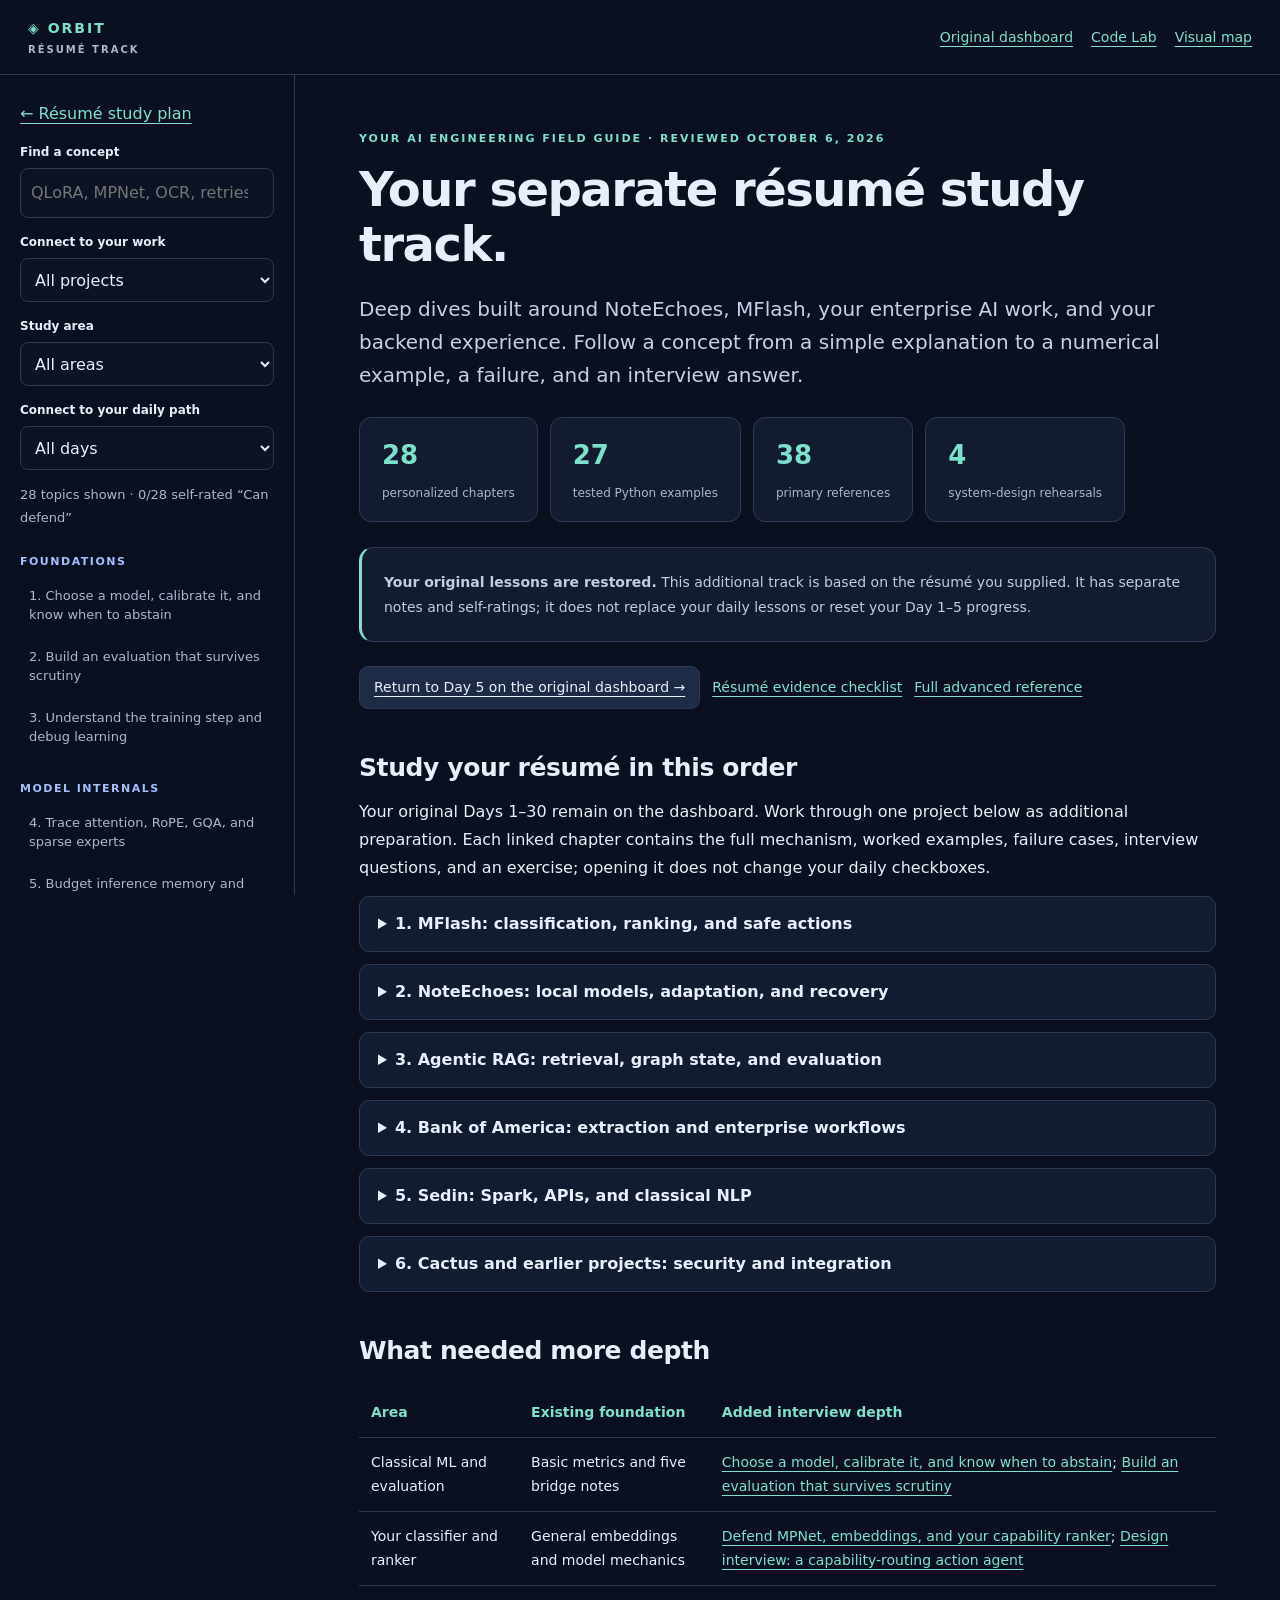
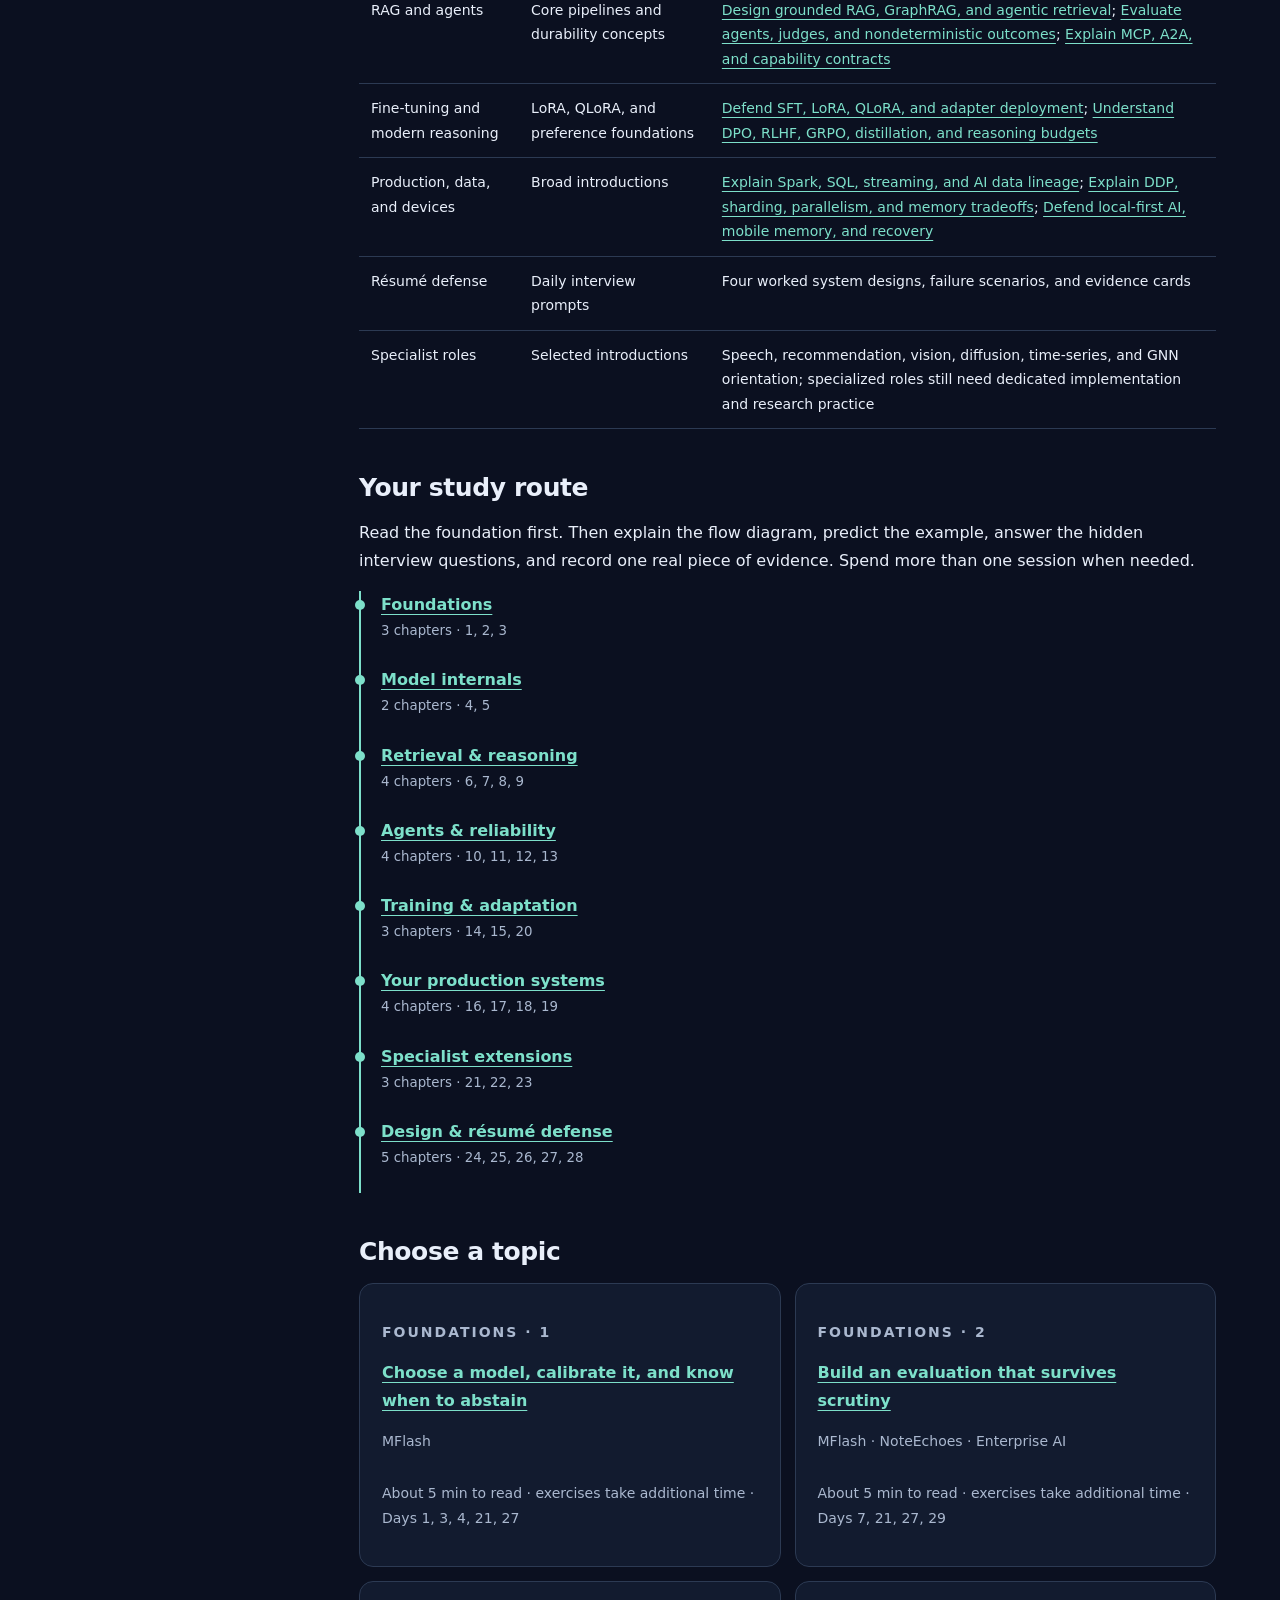
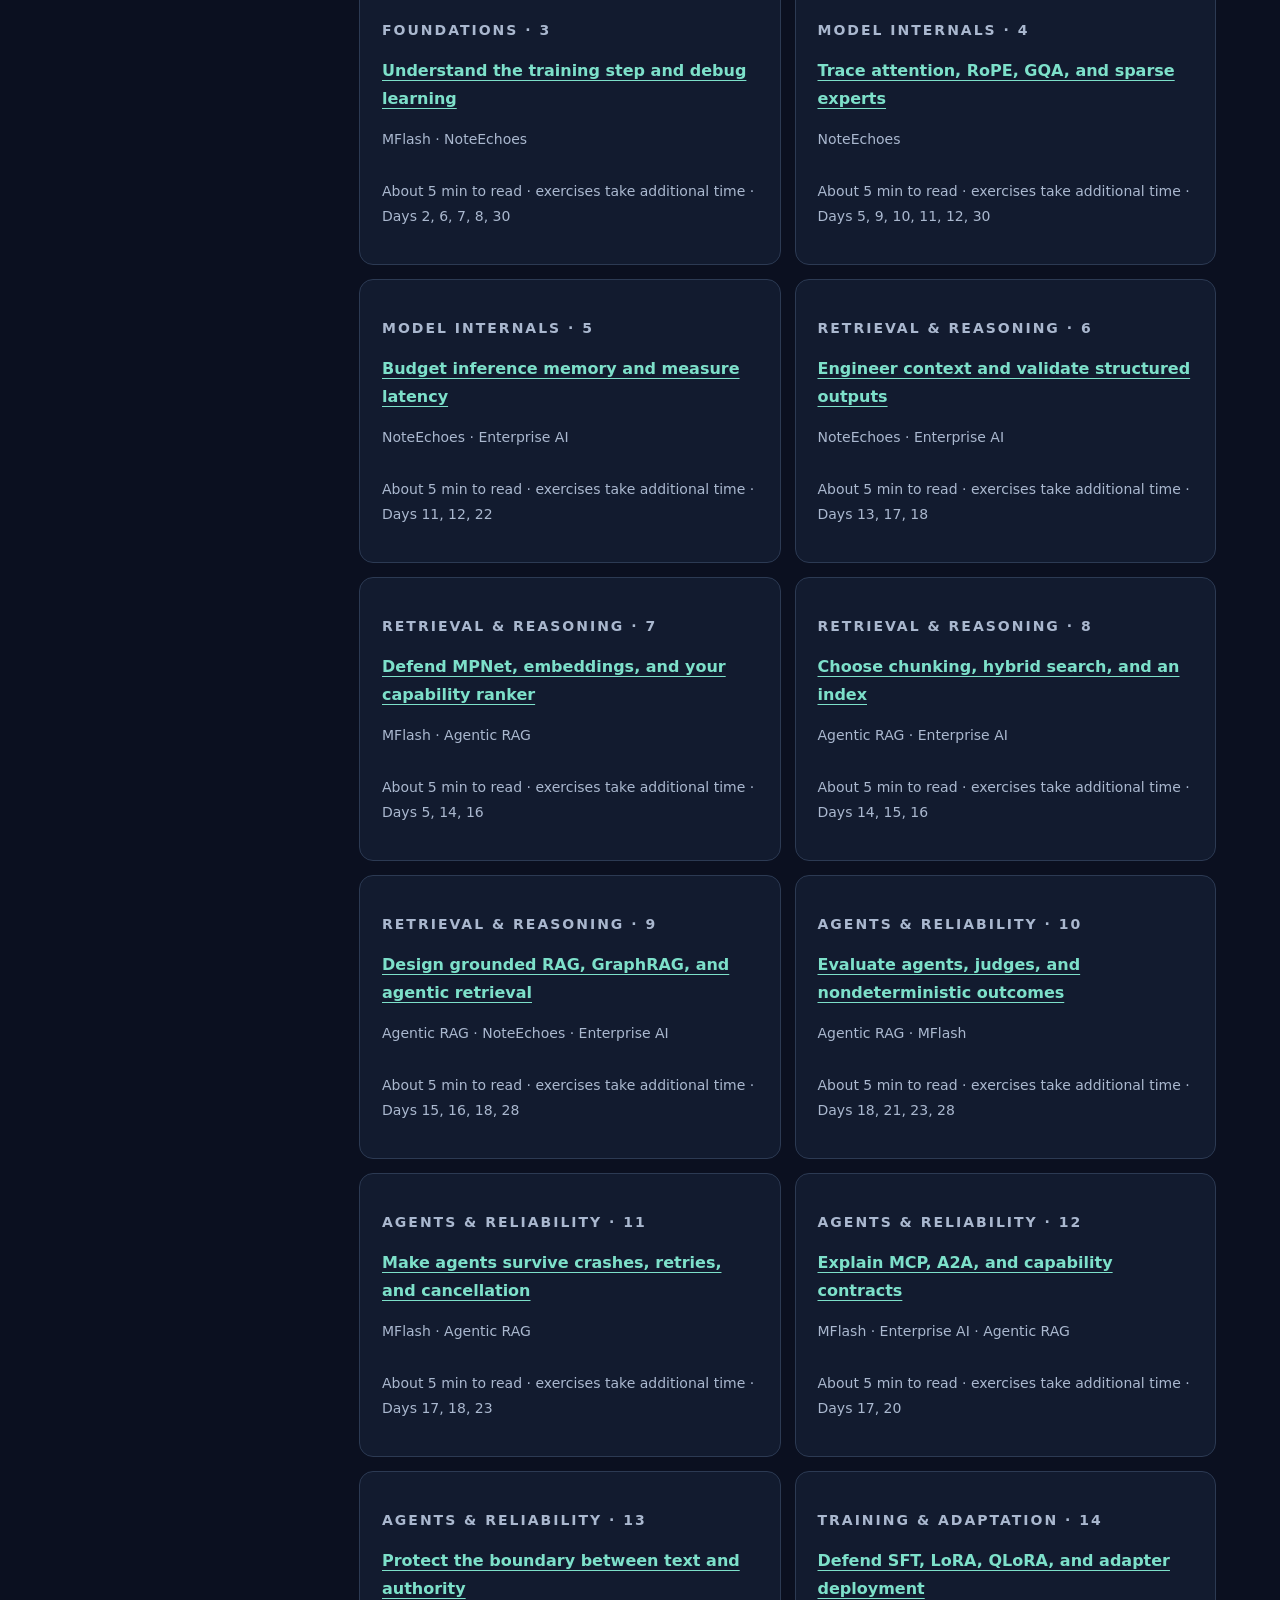
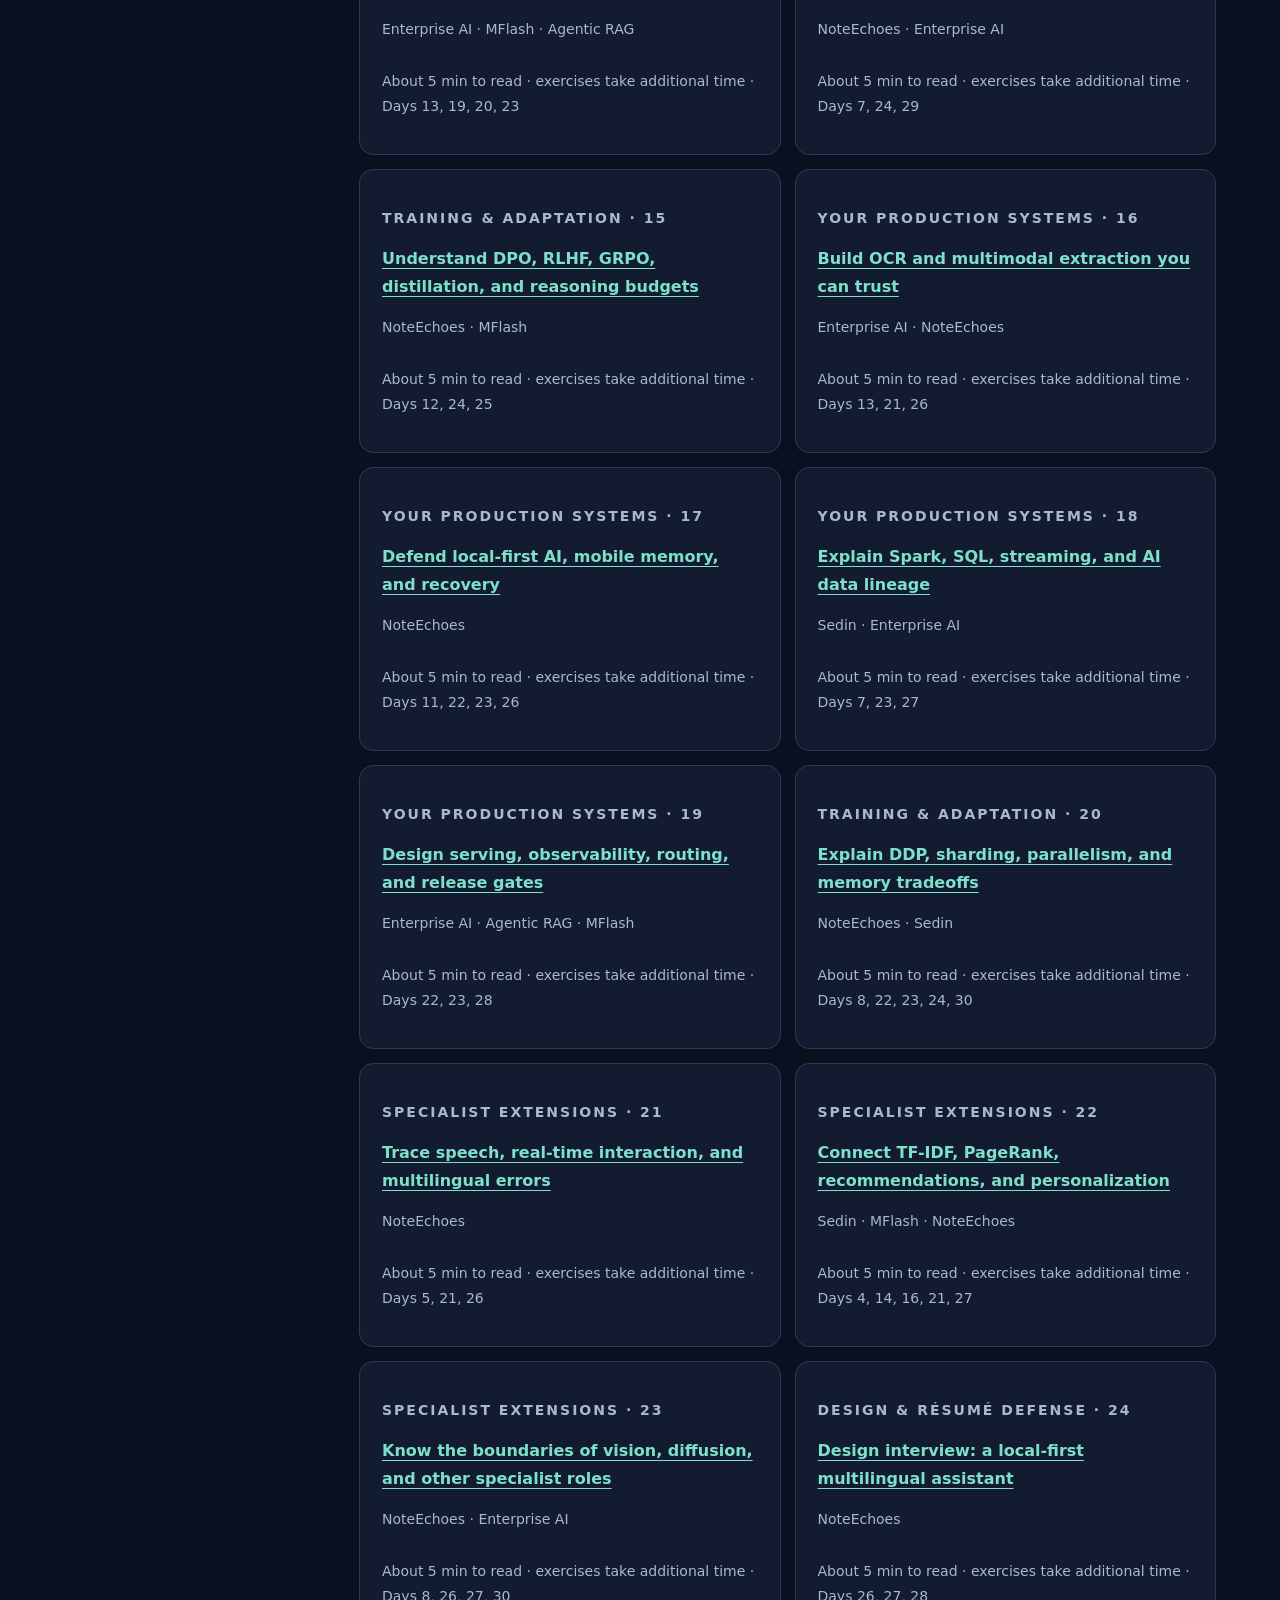
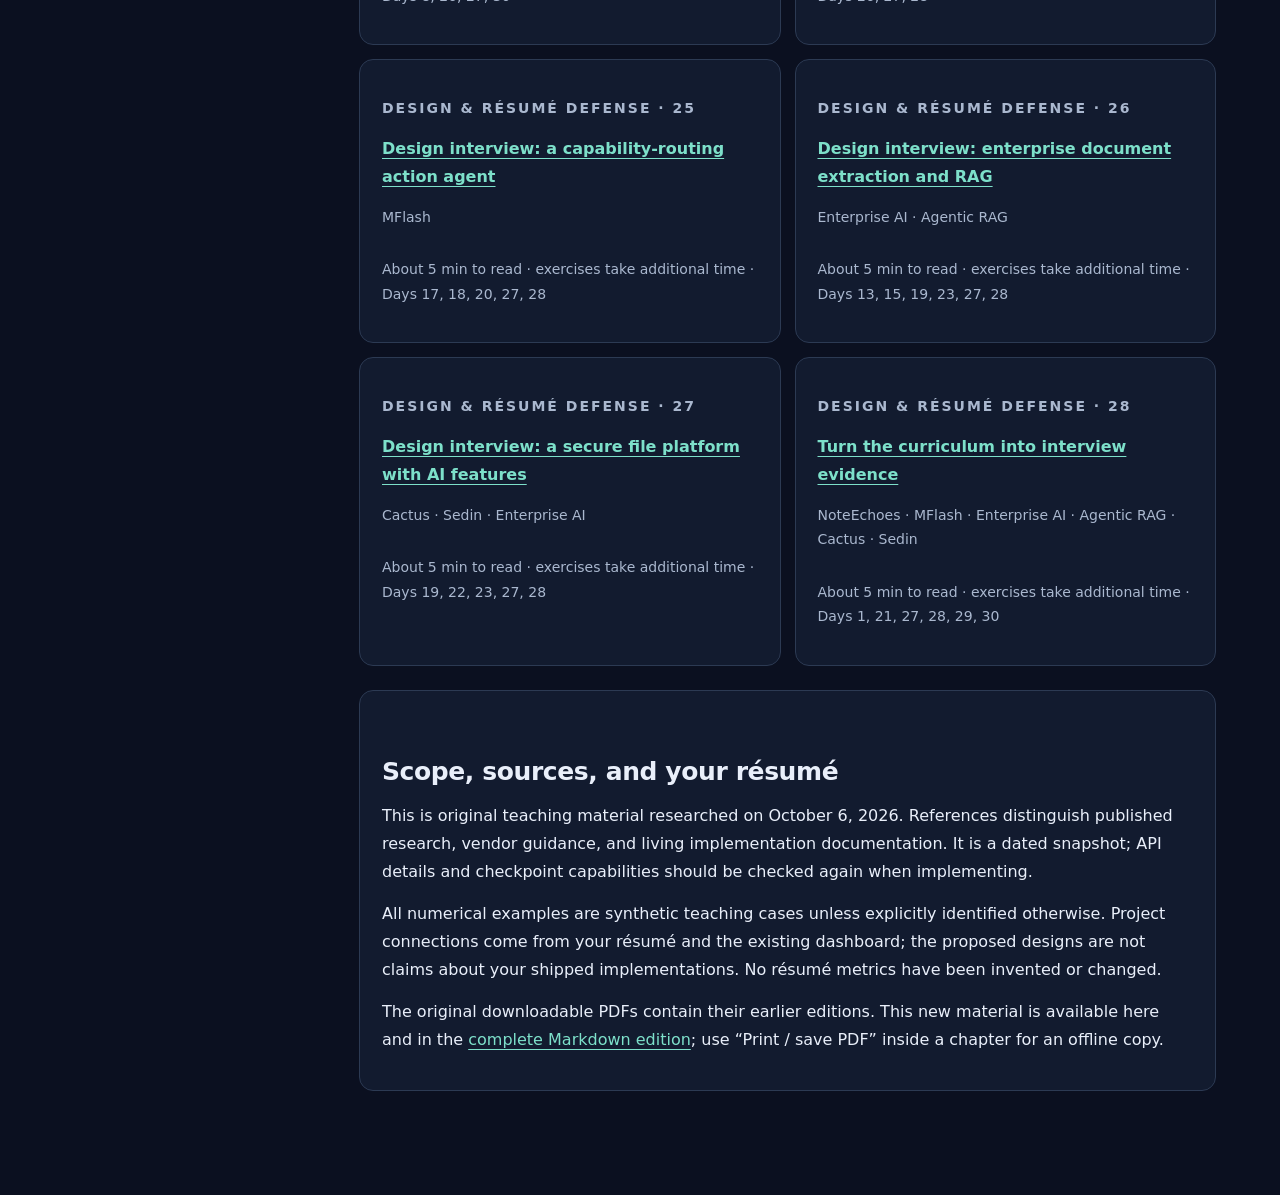
<file: ai-depth/index.html>
<!doctype html>
<html lang="en">
<head>
  <meta charset="utf-8">
  <meta name="viewport" content="width=device-width,initial-scale=1">
  <meta name="color-scheme" content="dark">
  <meta name="description" content="Vashisht's personalized AI engineering interview deep dives: mechanisms, worked examples, diagrams, system designs, and project evidence.">
  <title>Résumé Study Track · Orbit</title>
  <link rel="stylesheet" href="style.css">
  <link rel="stylesheet" href="../learning-guides.css?v=training-story-1">
<script defer src="reference.bundle.js?v=training-story-1"></script></head>
<body>
  <a class="skip" href="#content">Skip to reading</a>
  <header>
    <a class="brand" href="#overview">◈ ORBIT <span>RÉSUMÉ TRACK</span></a>
    <nav aria-label="Main navigation"><a href="../index.html">Original dashboard</a><a href="../practice.html">Code Lab</a><a href="../visual-map.html">Visual map</a><button id="menu" aria-expanded="false" aria-controls="library">Topics</button></nav>
  </header>
  <div class="layout">
    <aside id="library" aria-label="Topic library">
      <a class="overview-link" href="#overview">← Résumé study plan</a>
      <label for="search">Find a concept</label>
      <input id="search" type="search" placeholder="QLoRA, MPNet, OCR, retries…">
      <label for="project">Connect to your work</label>
      <select id="project"><option value="">All projects</option></select>
      <label for="track">Study area</label>
      <select id="track"><option value="">All areas</option></select>
      <label for="day">Connect to your daily path</label>
      <select id="day"><option value="">All days</option></select>
      <p id="progress" aria-live="polite"></p>
      <nav id="chapters" aria-label="Deep-dive chapters"></nav>
      <p class="muted">Notes and self-ratings stay in this browser. Export them to keep a copy or move devices.</p>
      <button id="export">Export my notes</button>
      <label class="file-label" for="import">Import saved notes</label><input id="import" type="file" accept="application/json,.json">
      <p id="save-status" role="status"></p>
    </aside>
    <main id="content" tabindex="-1"><article id="lesson"></article></main>
  </div>
  <noscript>Enable JavaScript for the interactive reader. <a href="content.md">Read the complete Markdown edition</a>.</noscript>
</body>
</html>
</file>
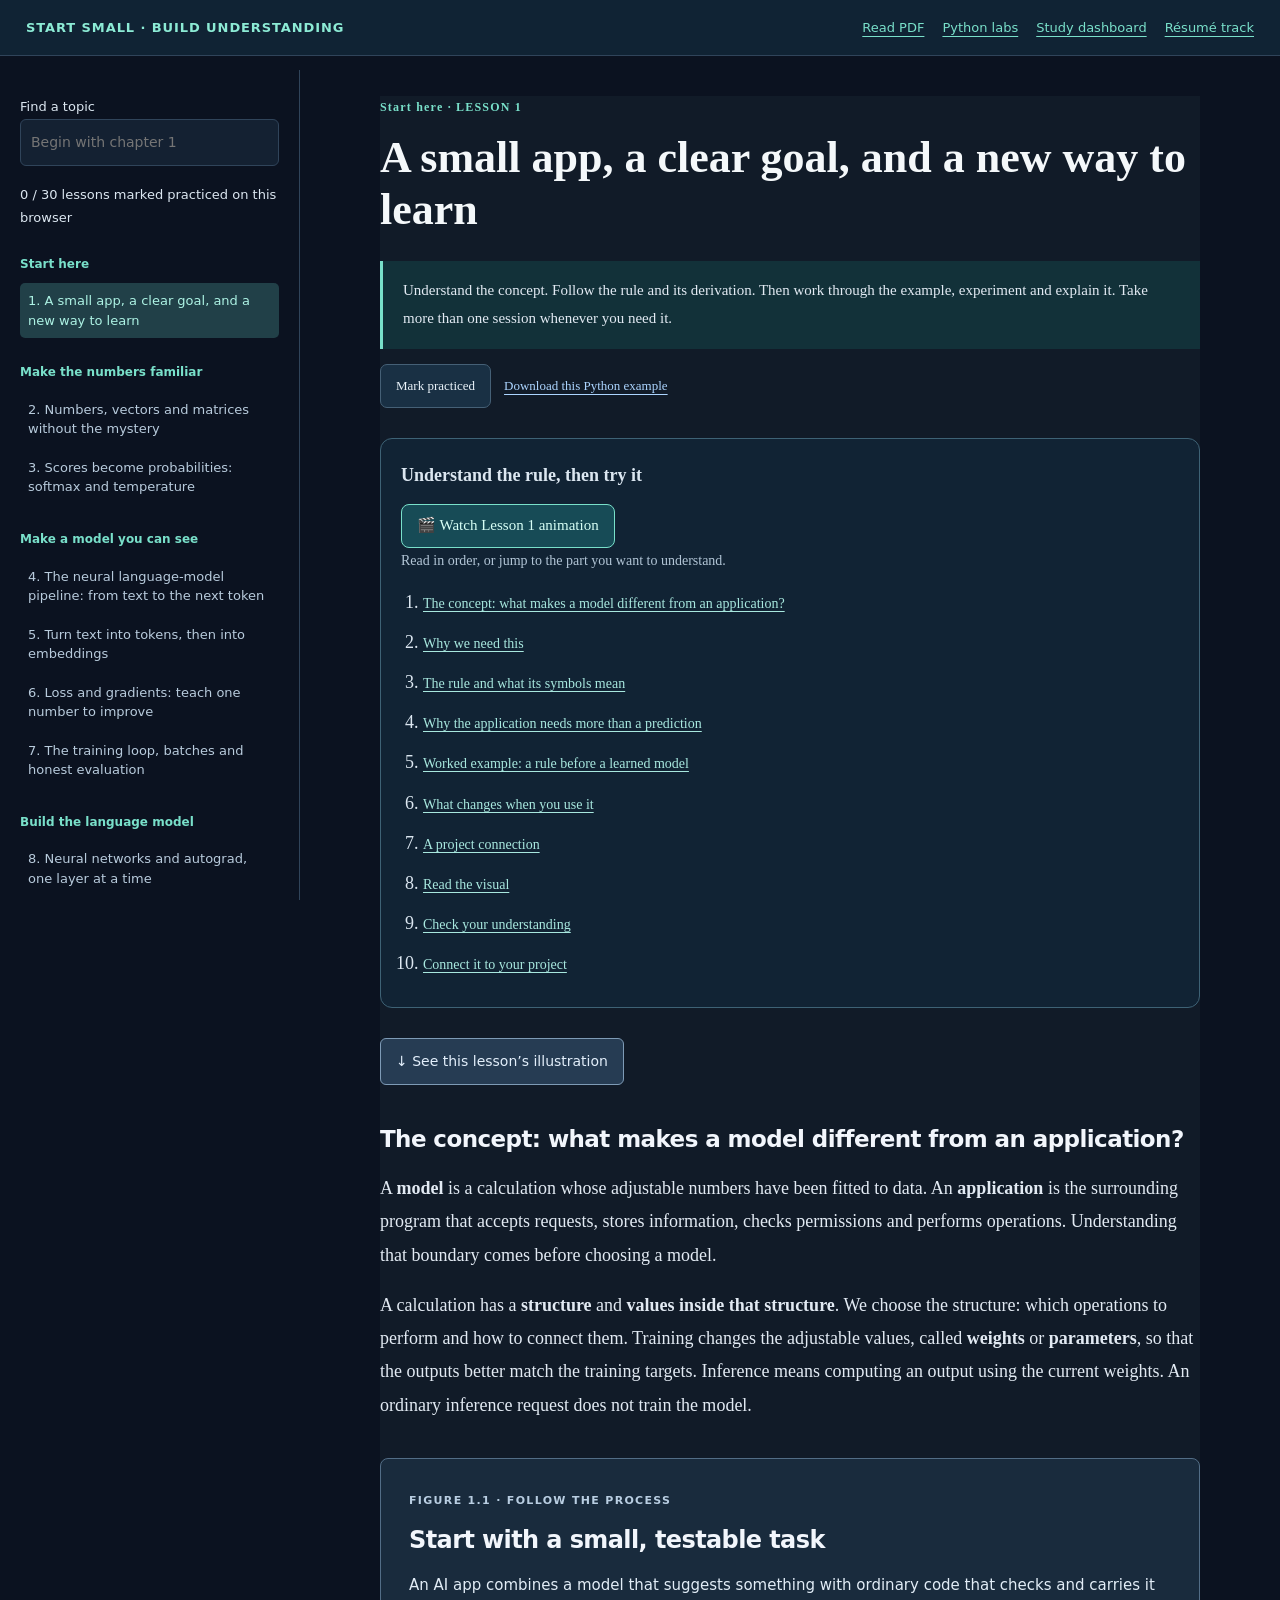
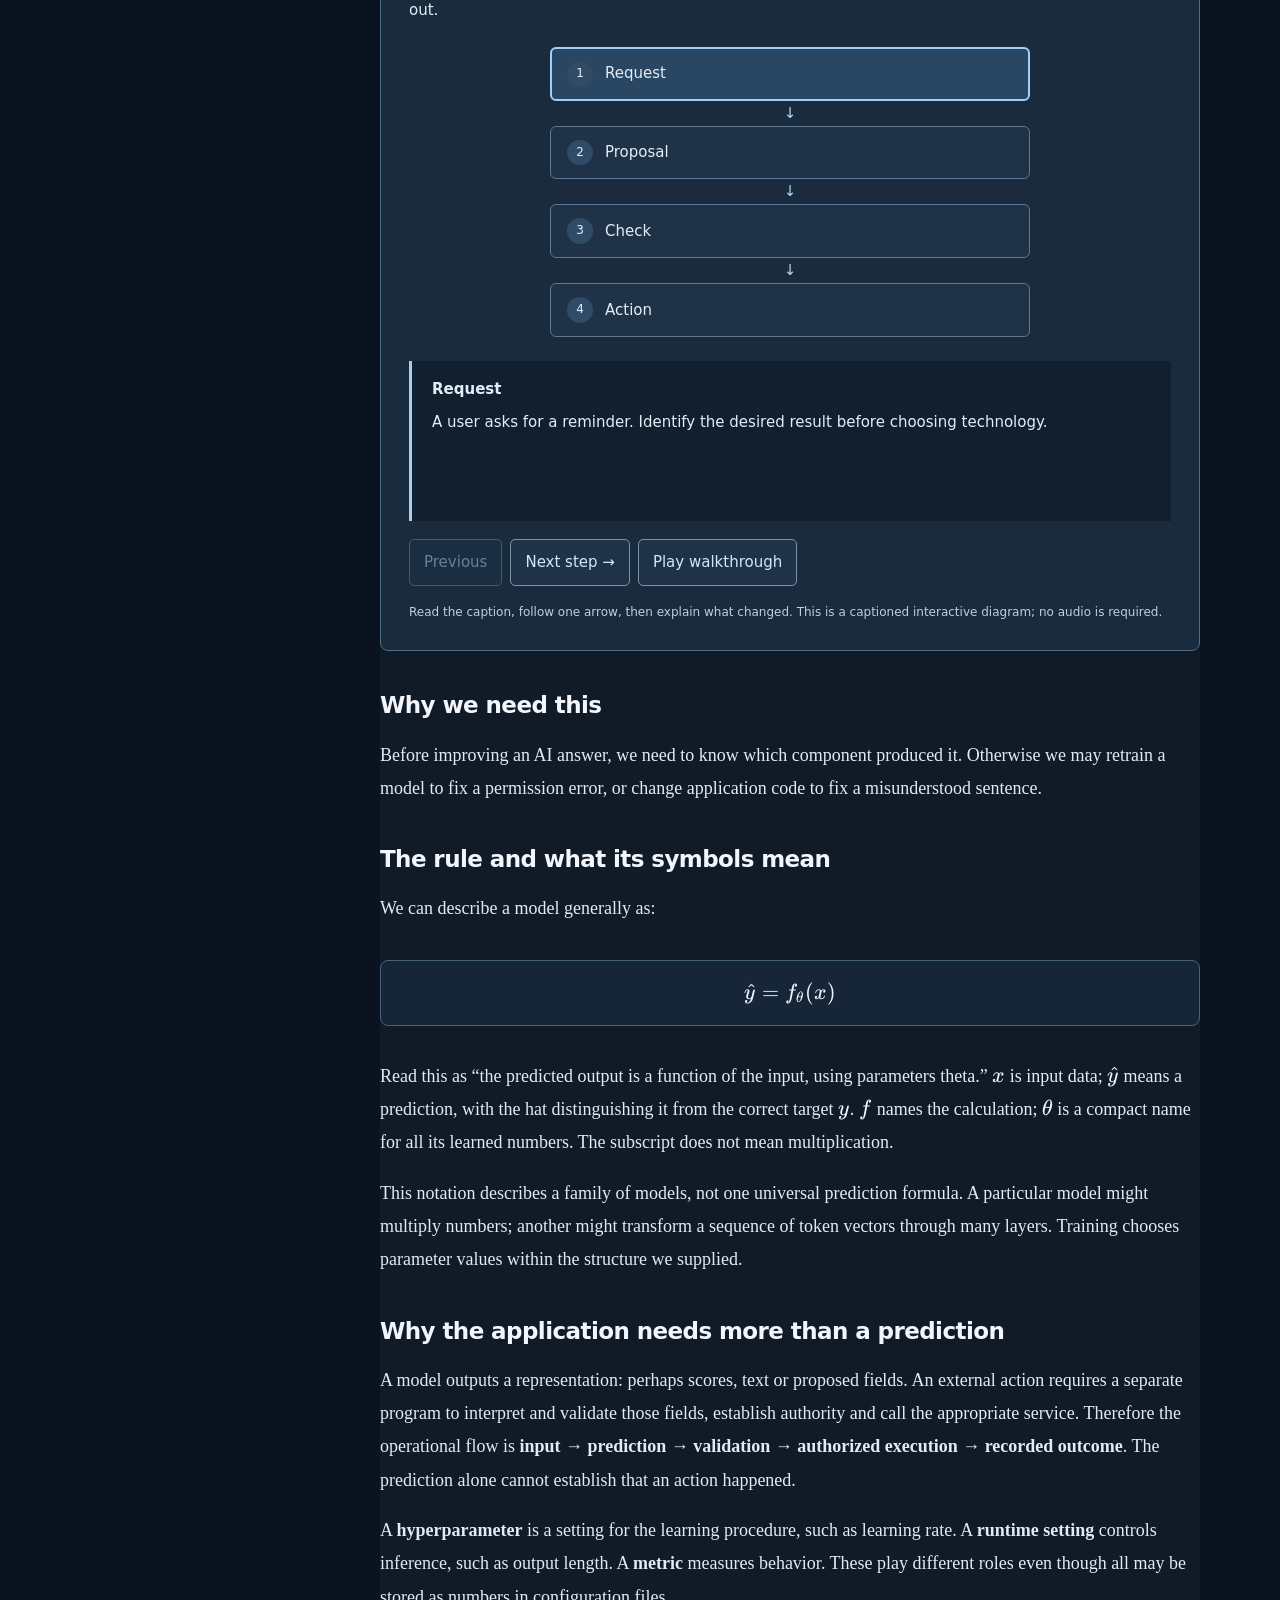
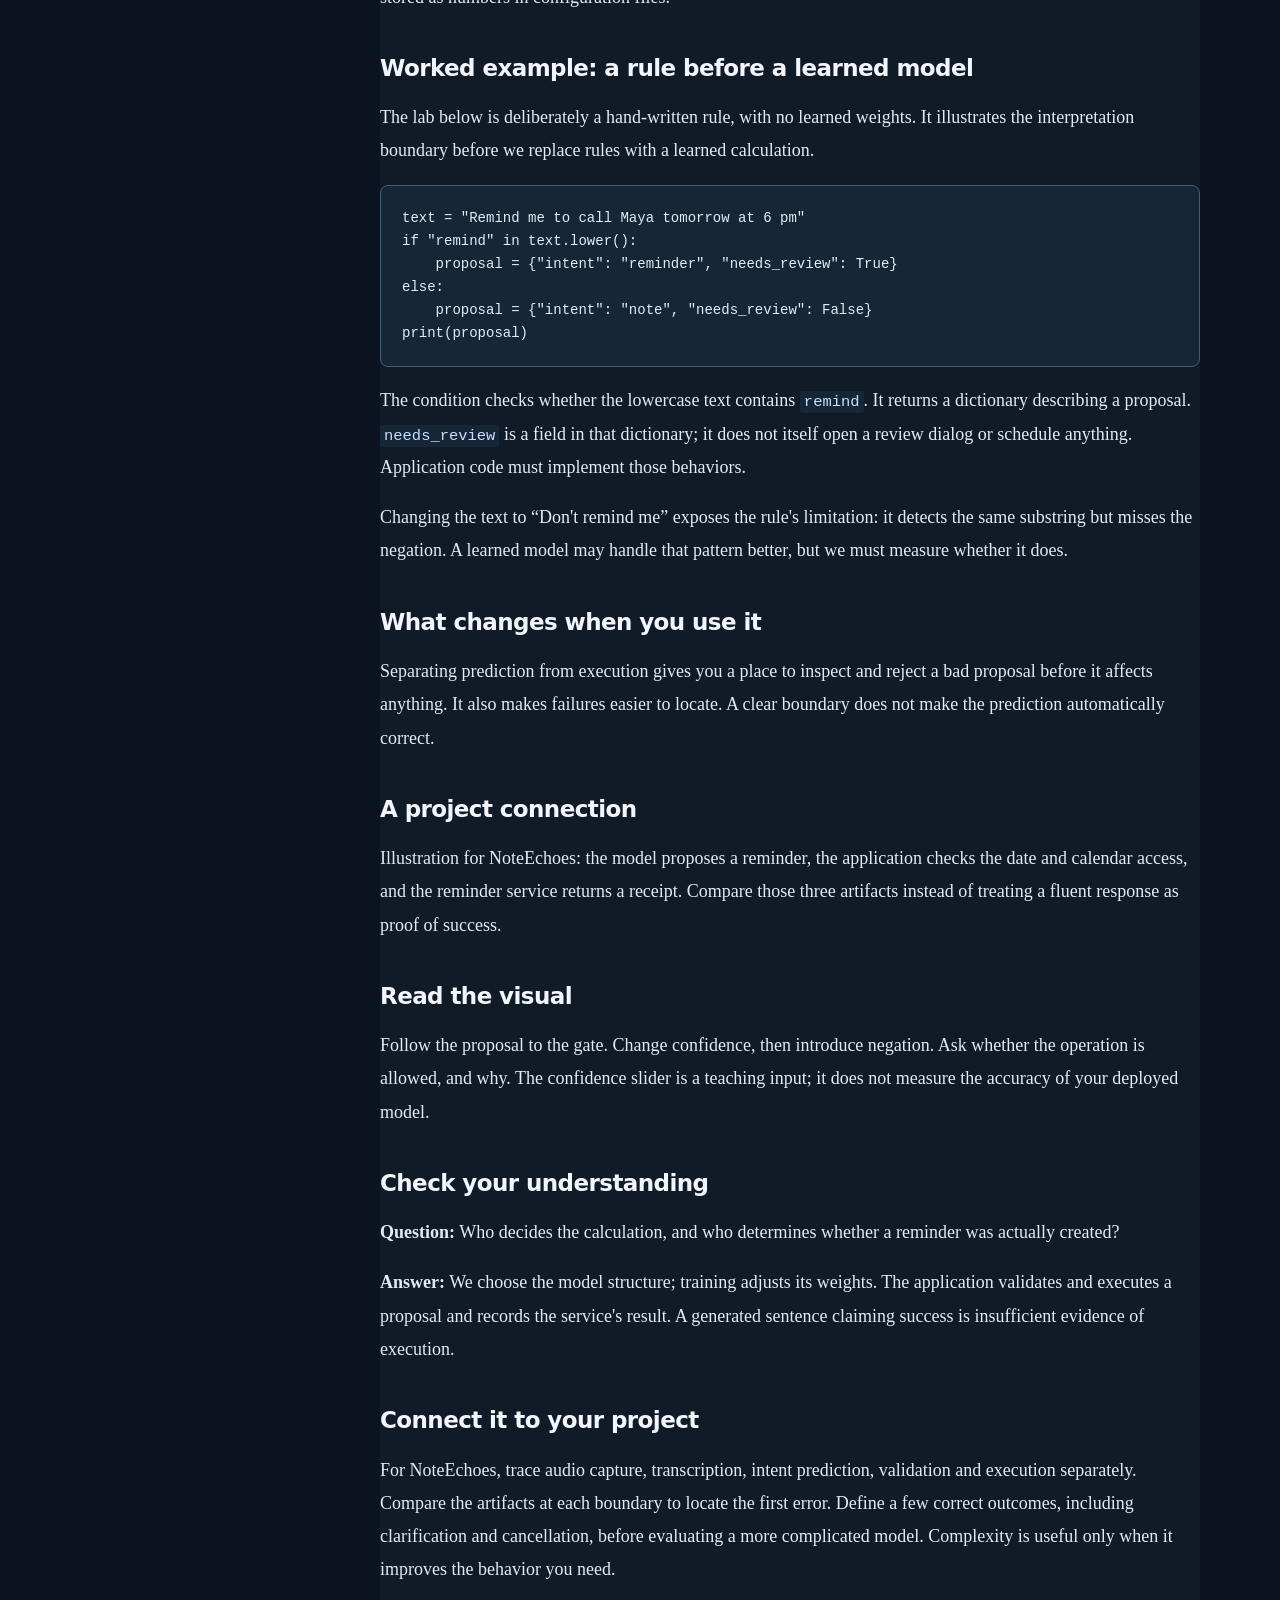
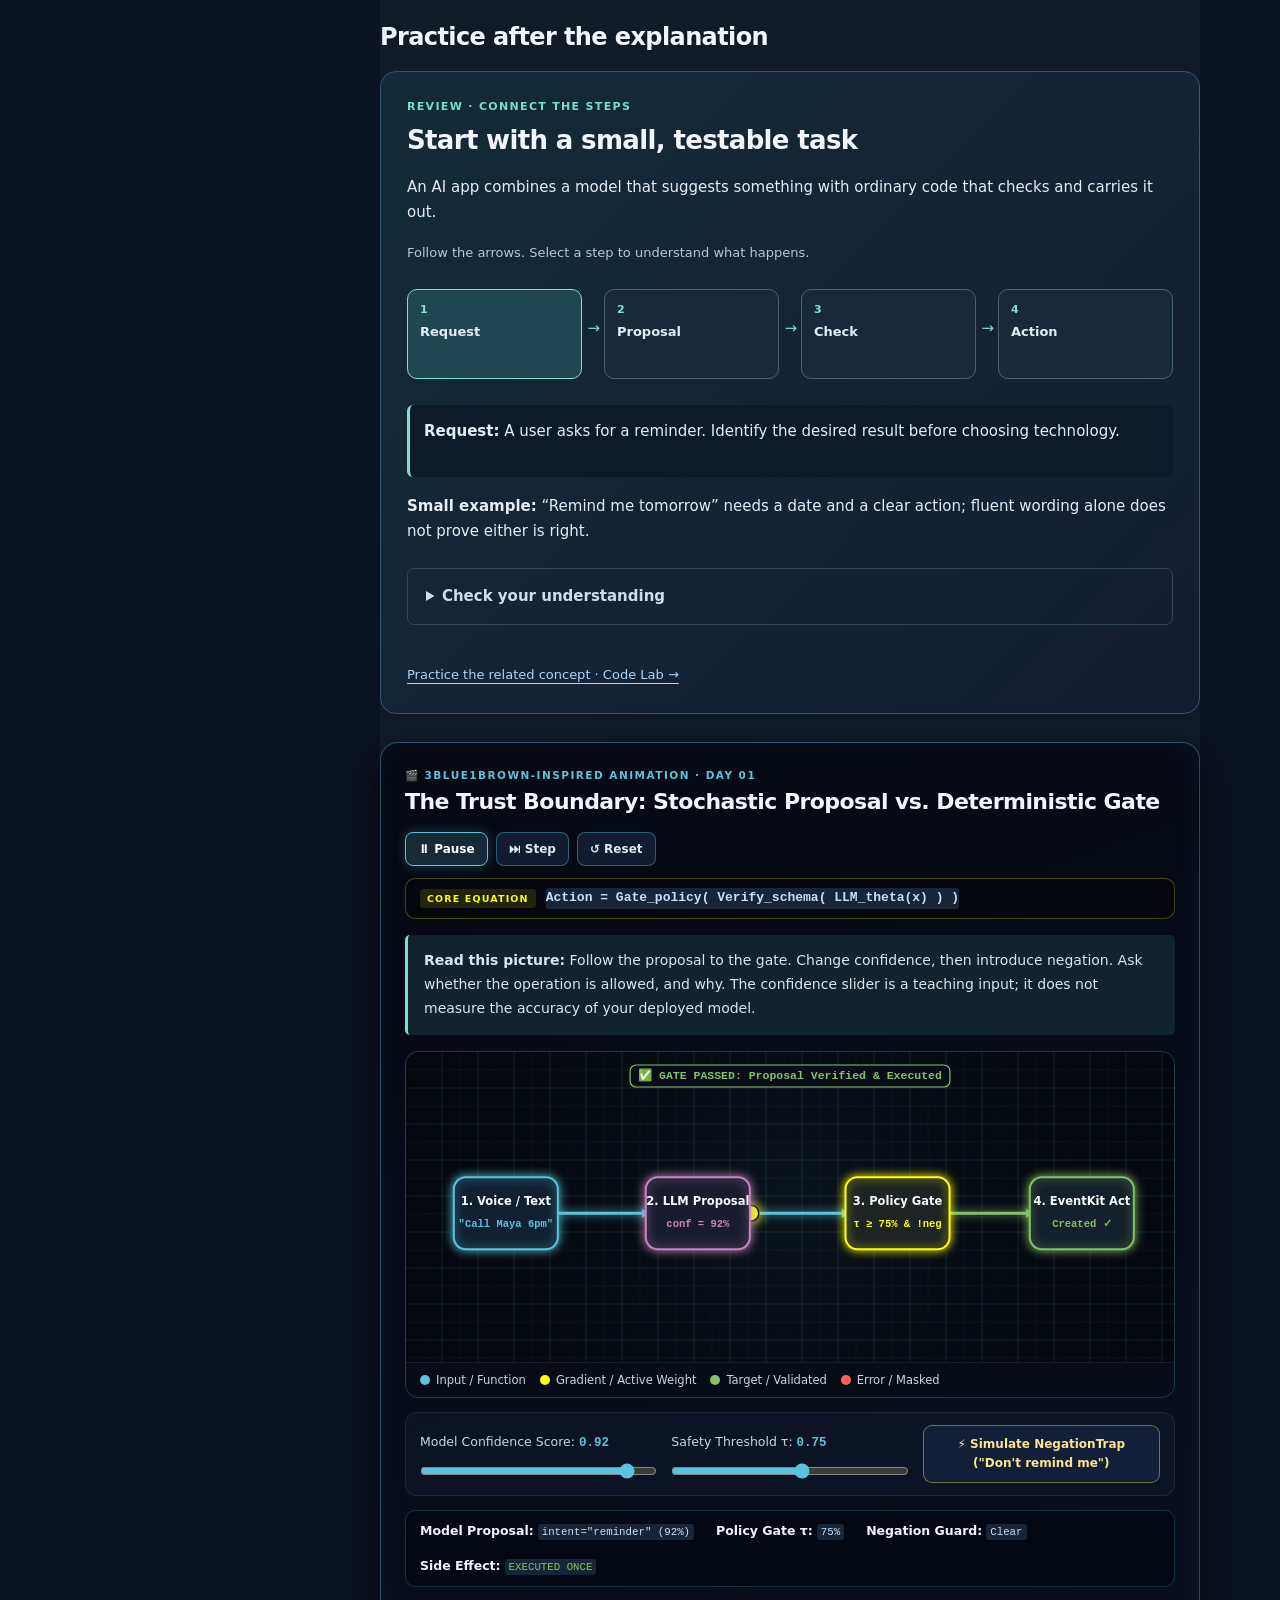
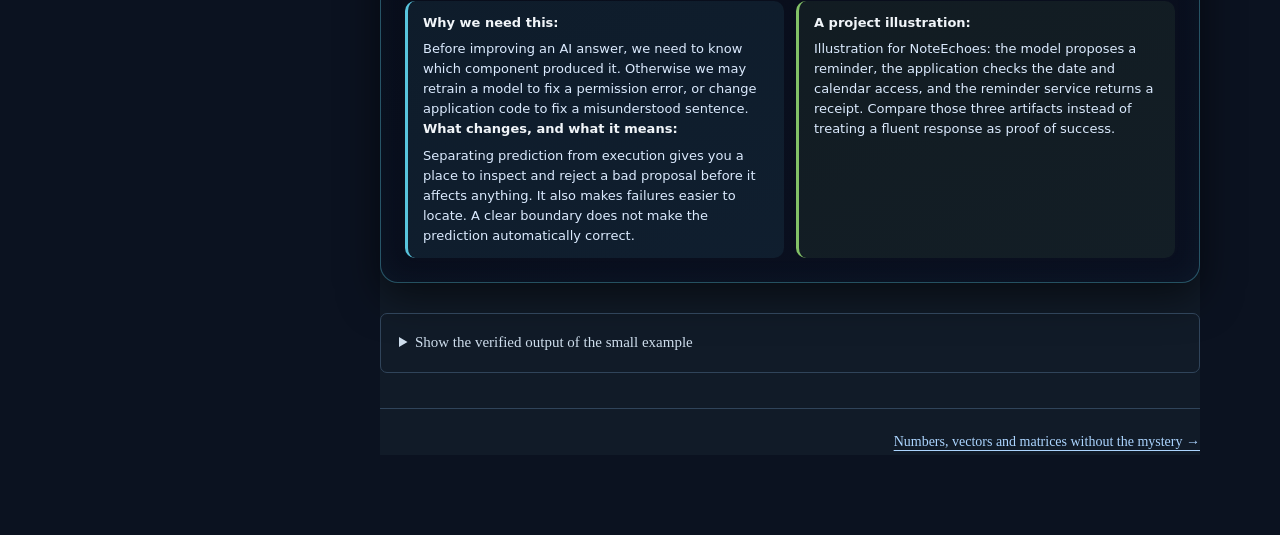
<file: beginner/index.html>
<!doctype html><html lang="en"><head><meta charset="utf-8"><meta name="viewport" content="width=device-width,initial-scale=1"><title>Start small · AI engineering</title><link rel="stylesheet" href="style.css"><link rel="stylesheet" href="../learning-guides.css?v=neural-path-1"><script defer src="study.bundle.js?v=neural-path-1"></script><link rel="stylesheet" href="../training-story.css?v=neural-path-1"><link rel="stylesheet" href="../textbook.css?v=neural-path-1"></head><body><a class="skip" href="#lesson">Skip to lesson</a><header><button id="menu" aria-expanded="false">Chapters</button><strong>START SMALL · BUILD UNDERSTANDING</strong><nav><a href="Beginner_AI_Engineering.pdf?v=neural-path-1">Read PDF</a><a href="Beginner_Labs.zip" download>Python labs</a><a href="../index.html">Study dashboard</a><a href="../ai-depth/index.html">Résumé track</a></nav></header><div class="layout"><aside id="sidebar"><label for="search">Find a topic</label><input id="search" type="search" placeholder="Begin with chapter 1"><p id="progress"></p><nav id="chapters" aria-label="Book chapters"></nav><div class="sources"><a href="../model-process.html">Your NoteEchoes walkthrough</a><a href="../reader/index.html">Older advanced reference</a><a href="references.html">Sources and scope</a></div></aside><main><article id="lesson" tabindex="-1"></article></main></div><noscript>Enable JavaScript to use the reader, or open the PDF linked above.</noscript></body></html>
</file>
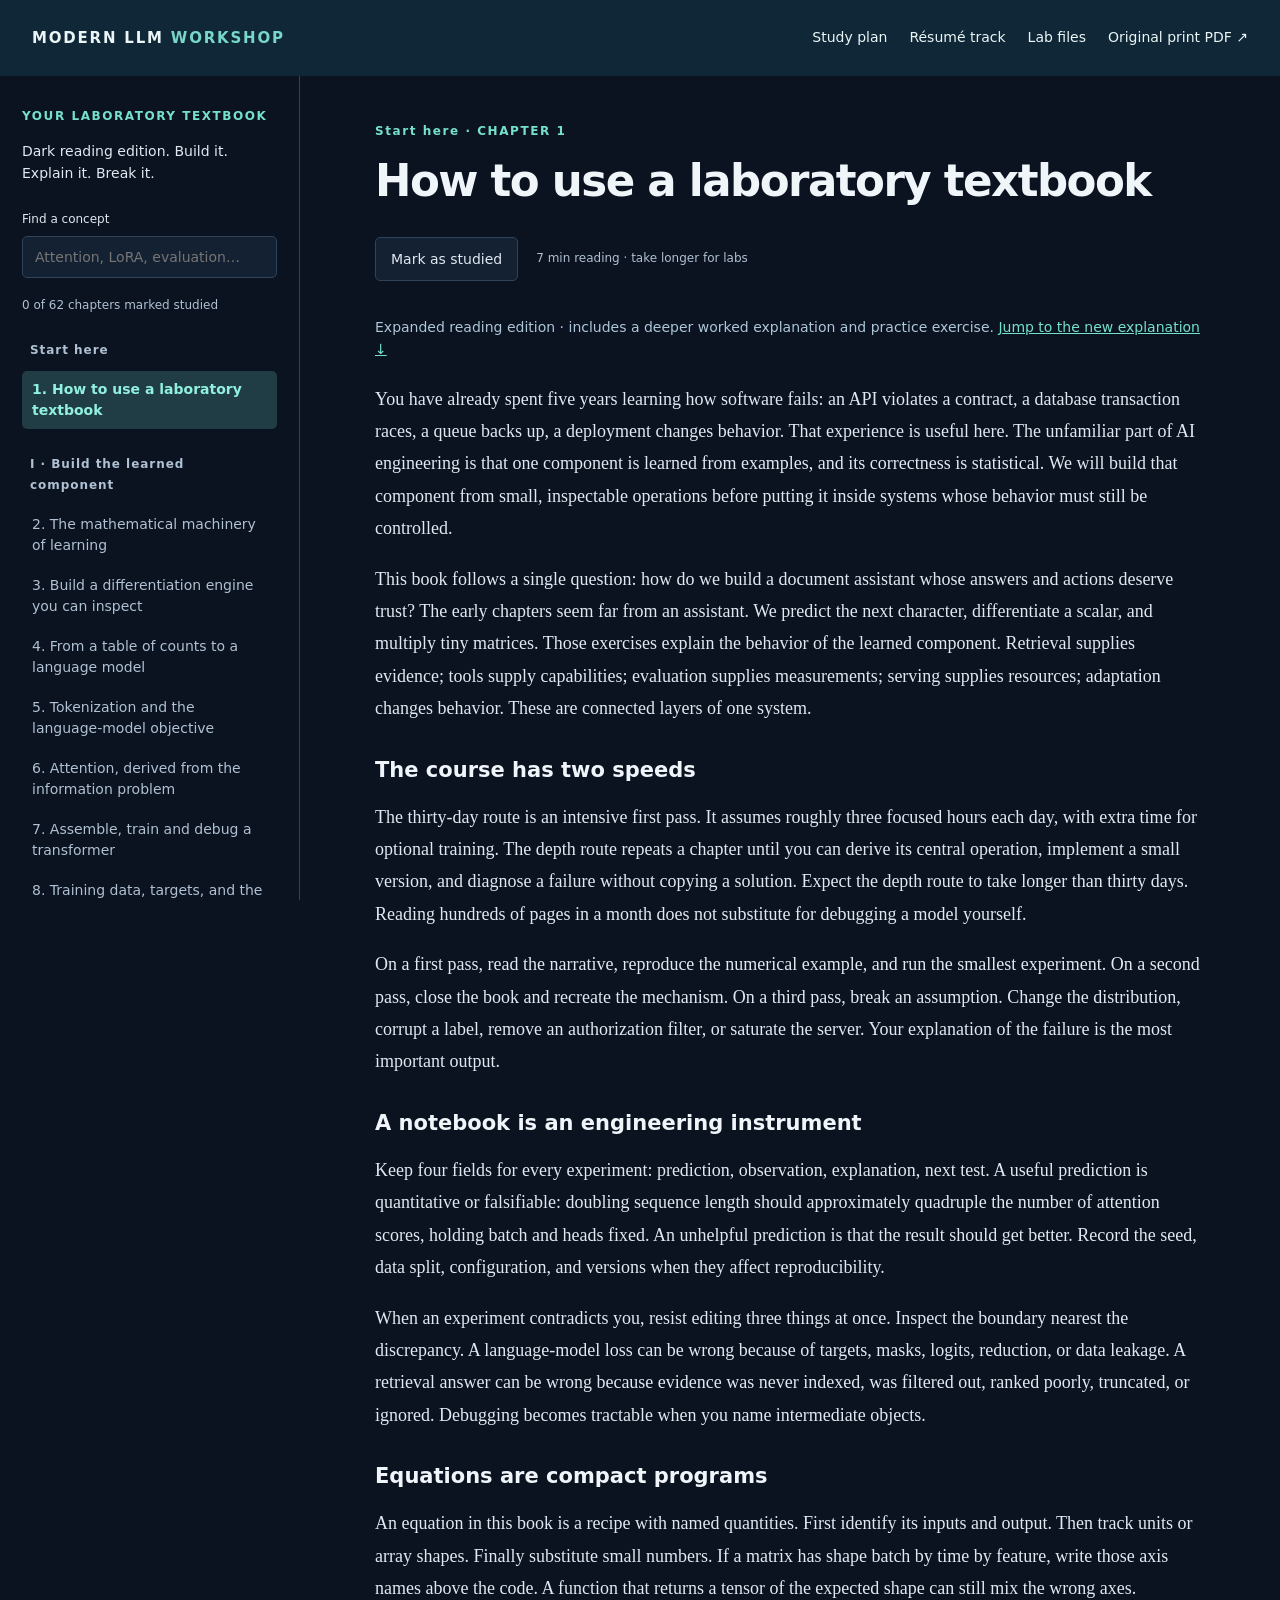
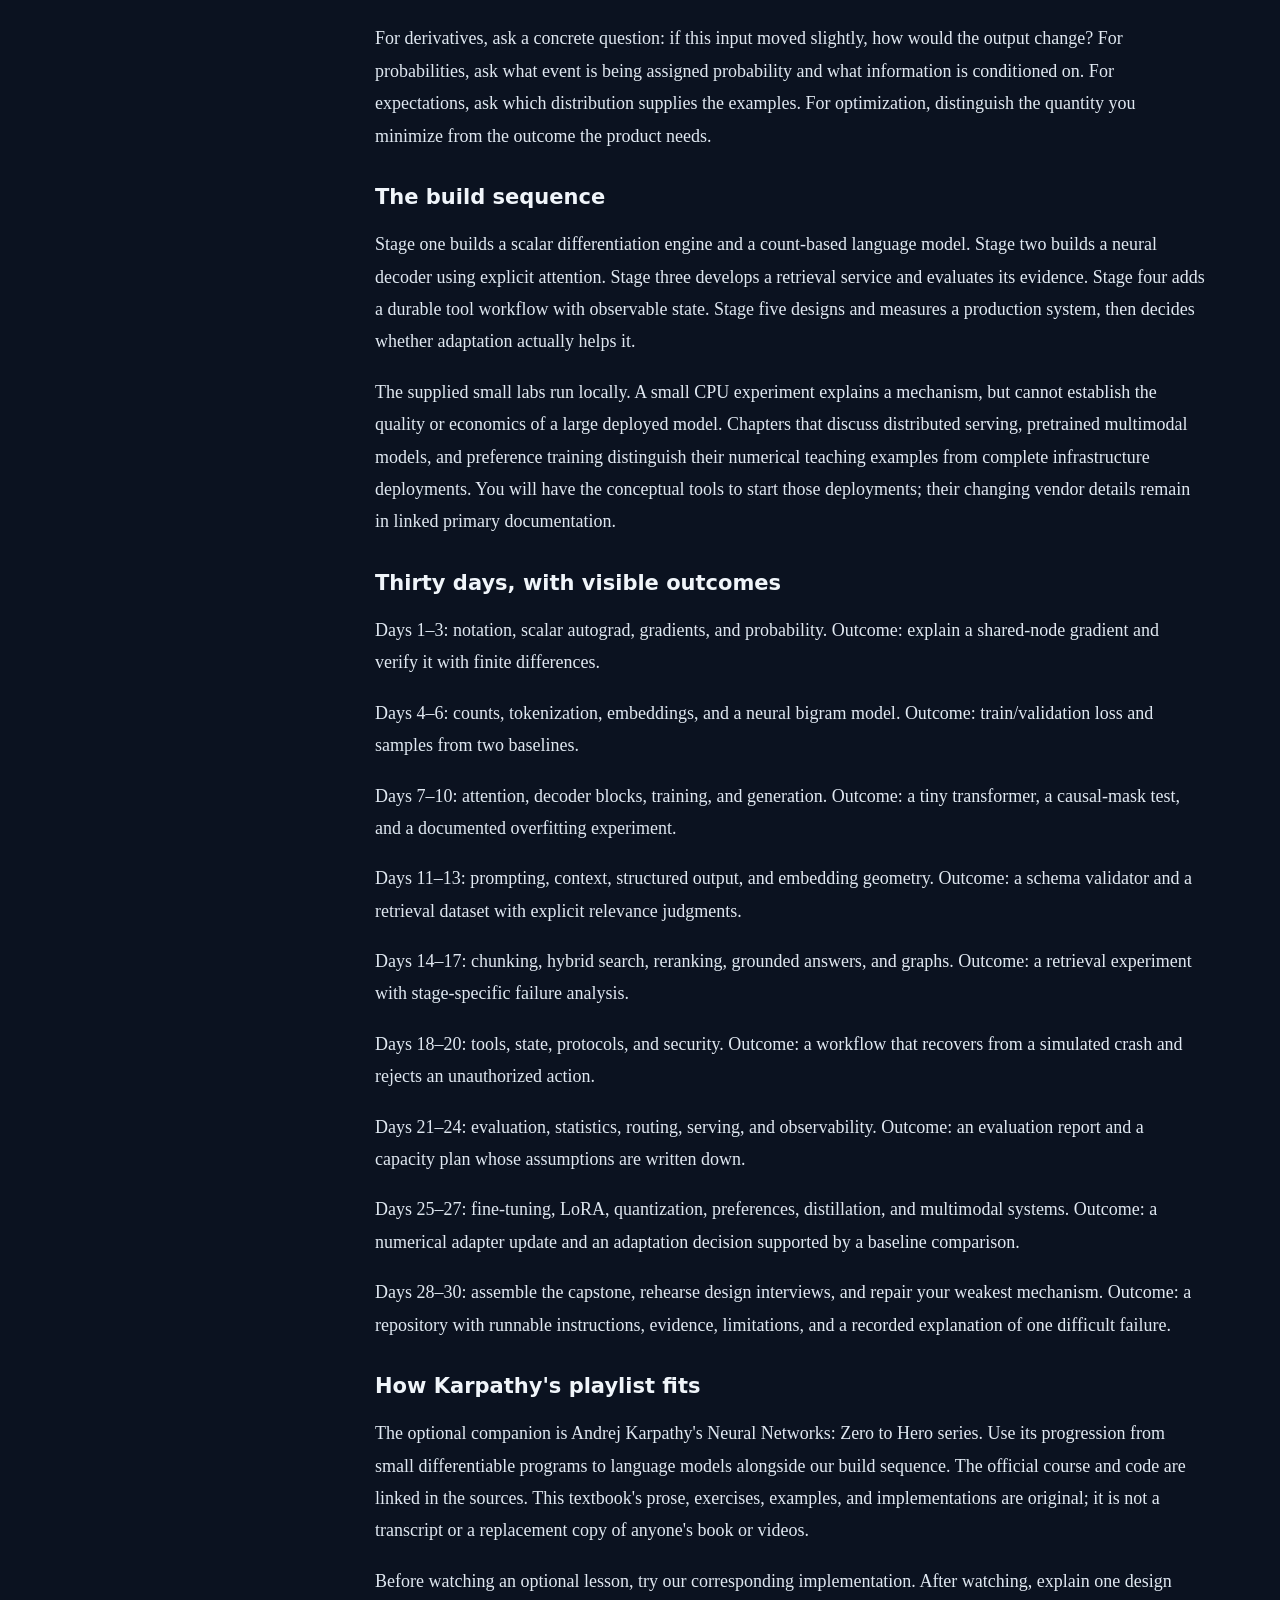
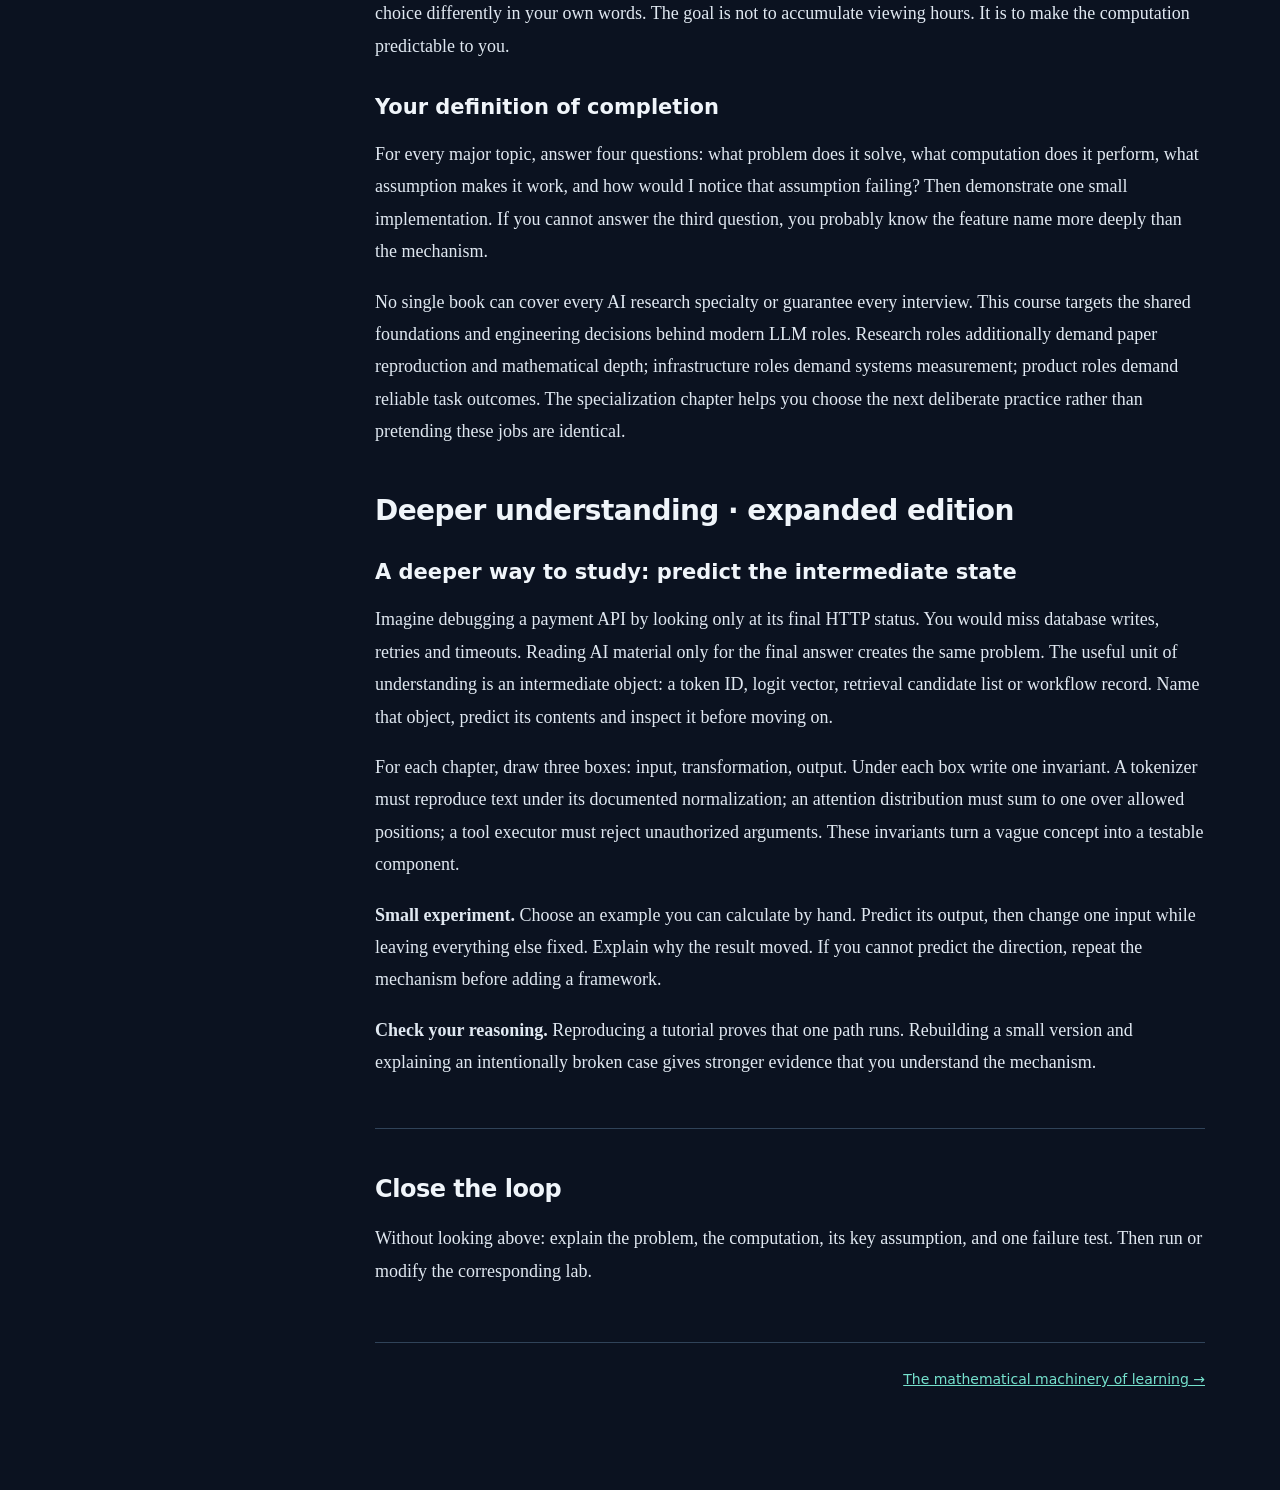
<file: reader/index.html>
<!doctype html>
<html lang="en"><head><meta charset="utf-8"><meta name="viewport" content="width=device-width,initial-scale=1"><meta name="theme-color" content="#102737"><title>Modern LLM Workshop</title><link rel="icon" href="data:image/svg+xml,%3Csvg xmlns='http://www.w3.org/2000/svg' viewBox='0 0 32 32'%3E%3Crect width='32' height='32' rx='6' fill='%23102737'/%3E%3Cpath d='M7 8h8v17H7zm10 0h8v17h-8z' fill='%2377d7c9'/%3E%3C/svg%3E"><link rel="stylesheet" href="style.css"><script src="vendor/marked.js"></script><script src="vendor/katex.min.js"></script><script src="course.js"></script><script defer src="reader.bundle.js"></script></head>
<body><a class="skip" href="#content">Skip to lesson</a><header><button id="menu" aria-label="Open chapter navigation" aria-expanded="false">Chapters</button><a class="brand" href="#ch-01">MODERN LLM <span>WORKSHOP</span></a><div class="downloads"><a href="../index.html">Study plan</a><a href="../ai-depth/index.html">Résumé track</a><a href="LLM_Laboratories.zip" download>Lab files</a><a href="Modern_LLM_Engineering.pdf" download>Original print PDF ↗</a></div></header><div class="layout"><aside id="sidebar"><div class="eyebrow">YOUR LABORATORY TEXTBOOK</div><p class="nav-intro">Dark reading edition. Build it. Explain it. Break it.</p><label class="search-label" for="search">Find a concept</label><input id="search" type="search" placeholder="Attention, LoRA, evaluation…"><p id="progress" aria-live="polite"></p><nav id="chapters" aria-label="Chapters"></nav></aside><main id="content" tabindex="-1"><article id="lesson"><h1>Modern LLM Engineering</h1><p>Loading your textbook…</p></article></main></div><noscript>This interactive edition needs JavaScript. <a href="Modern_LLM_Engineering.pdf">Read the complete PDF instead.</a></noscript></body></html>
</file>
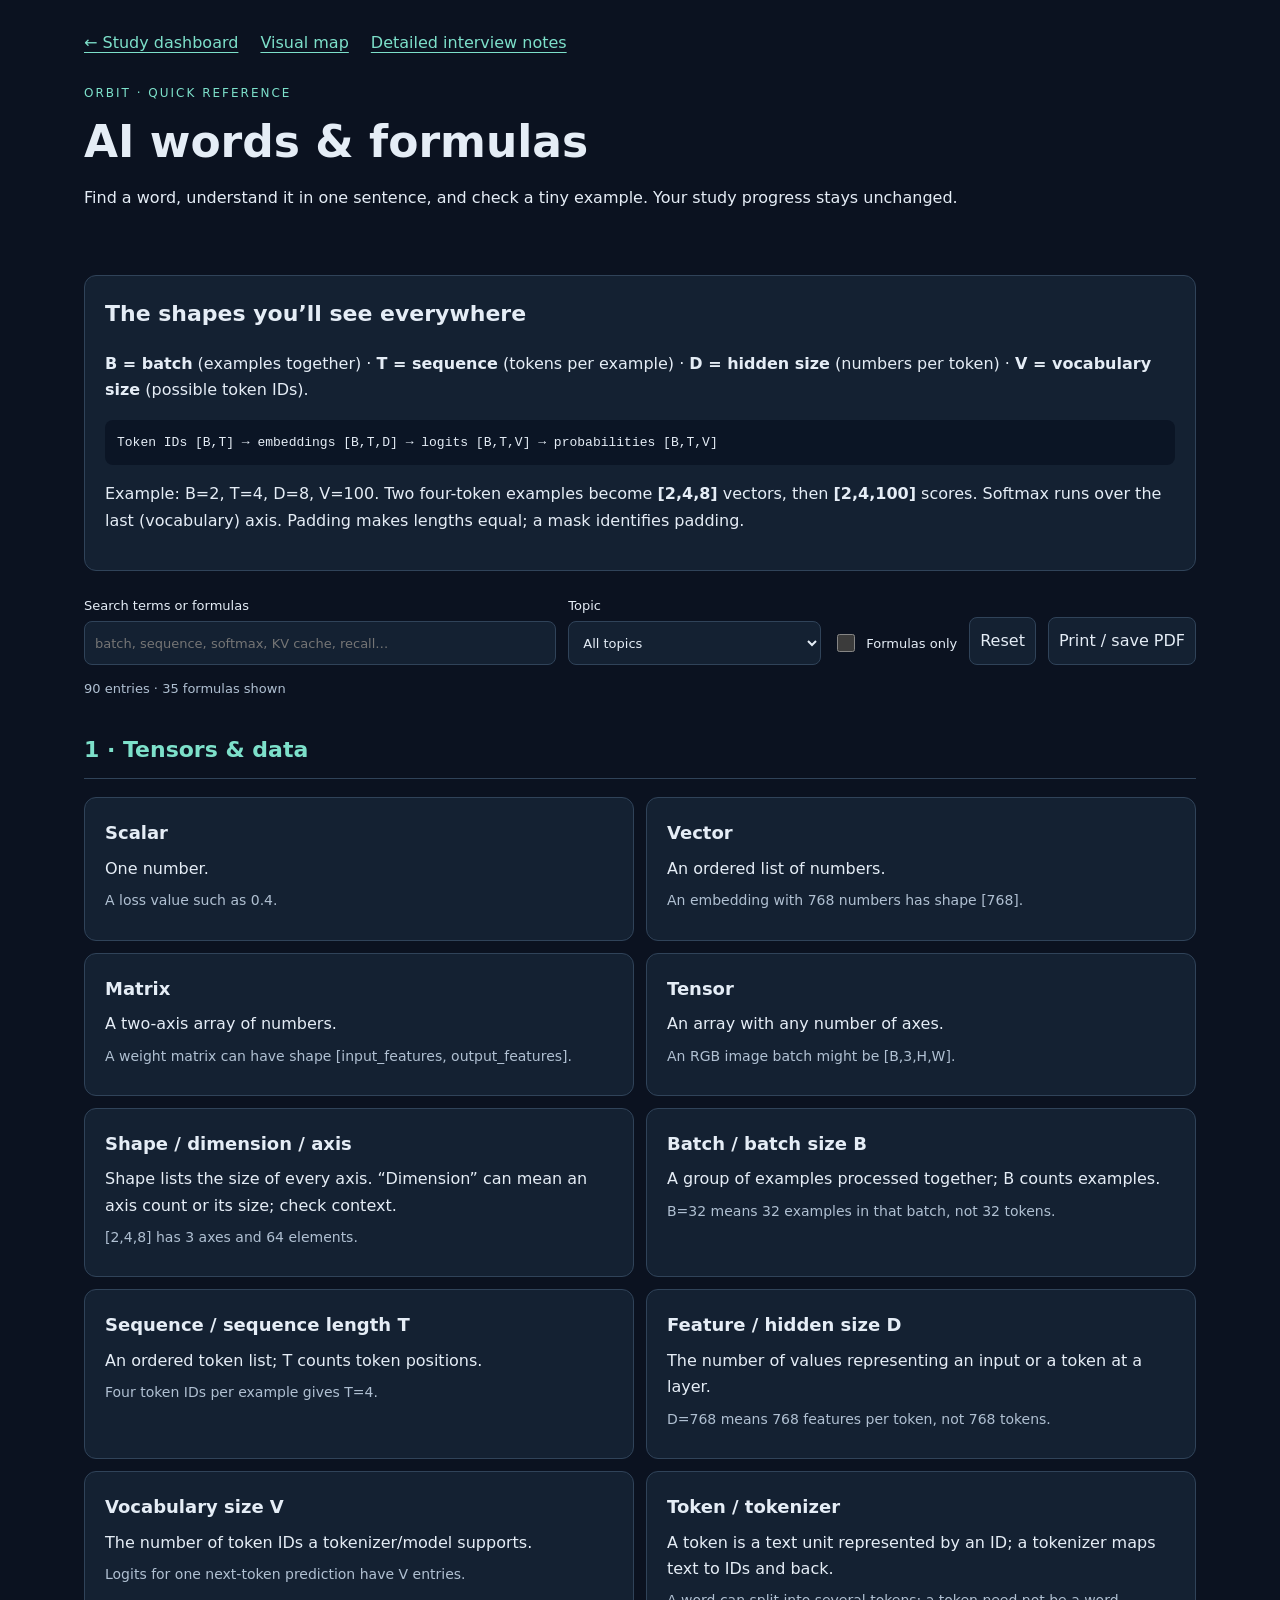
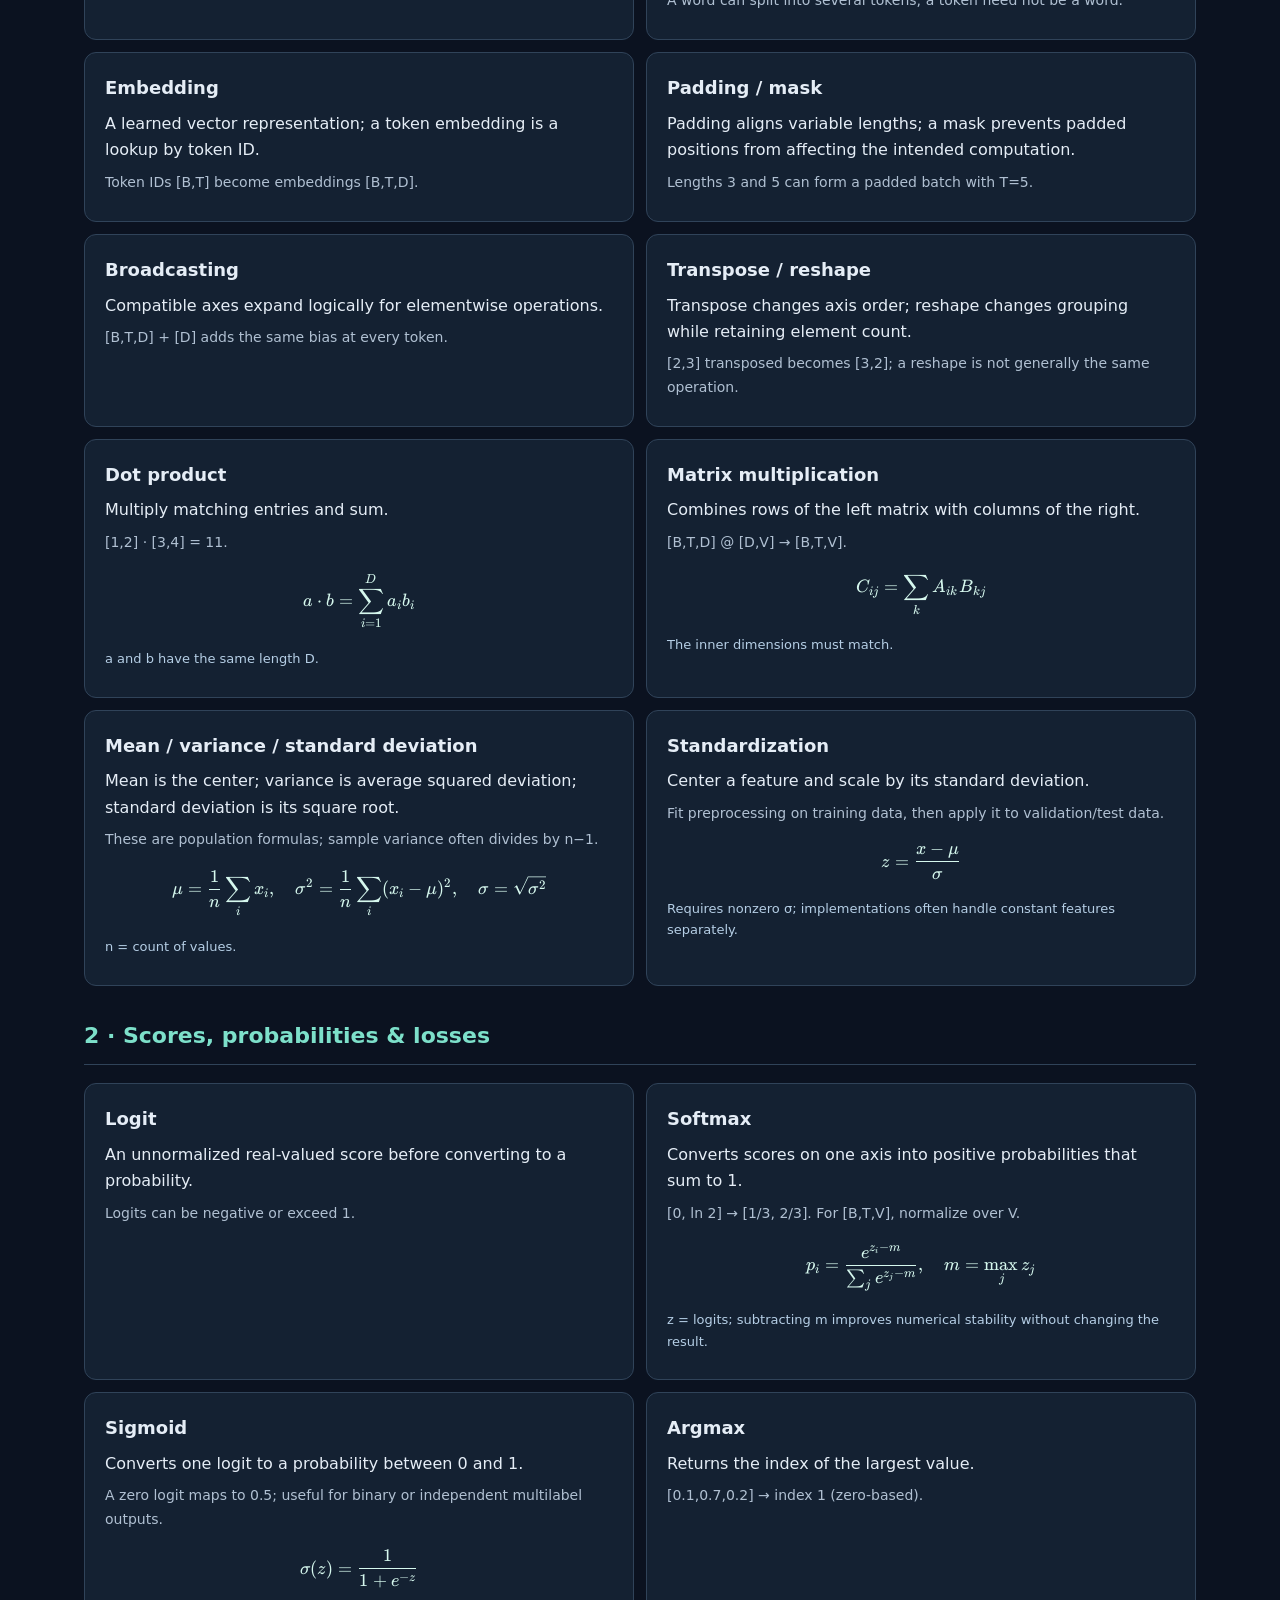
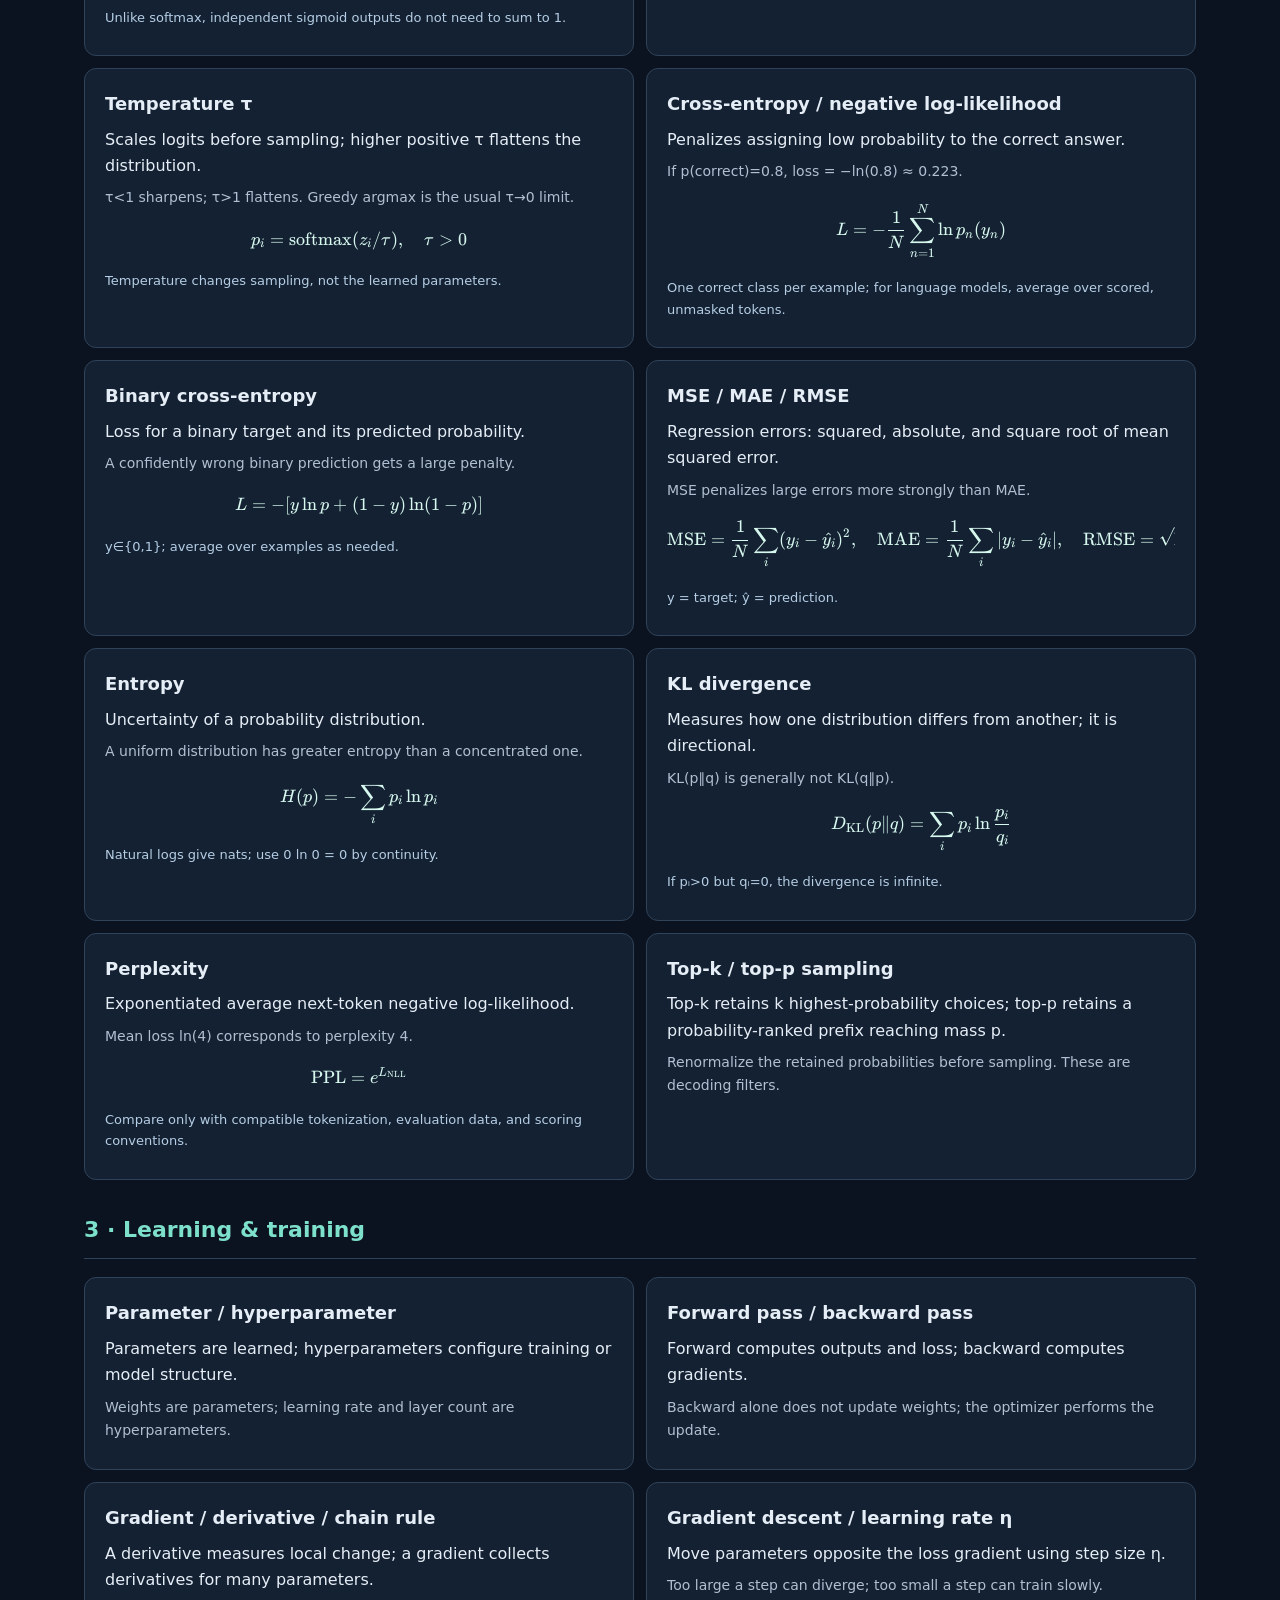
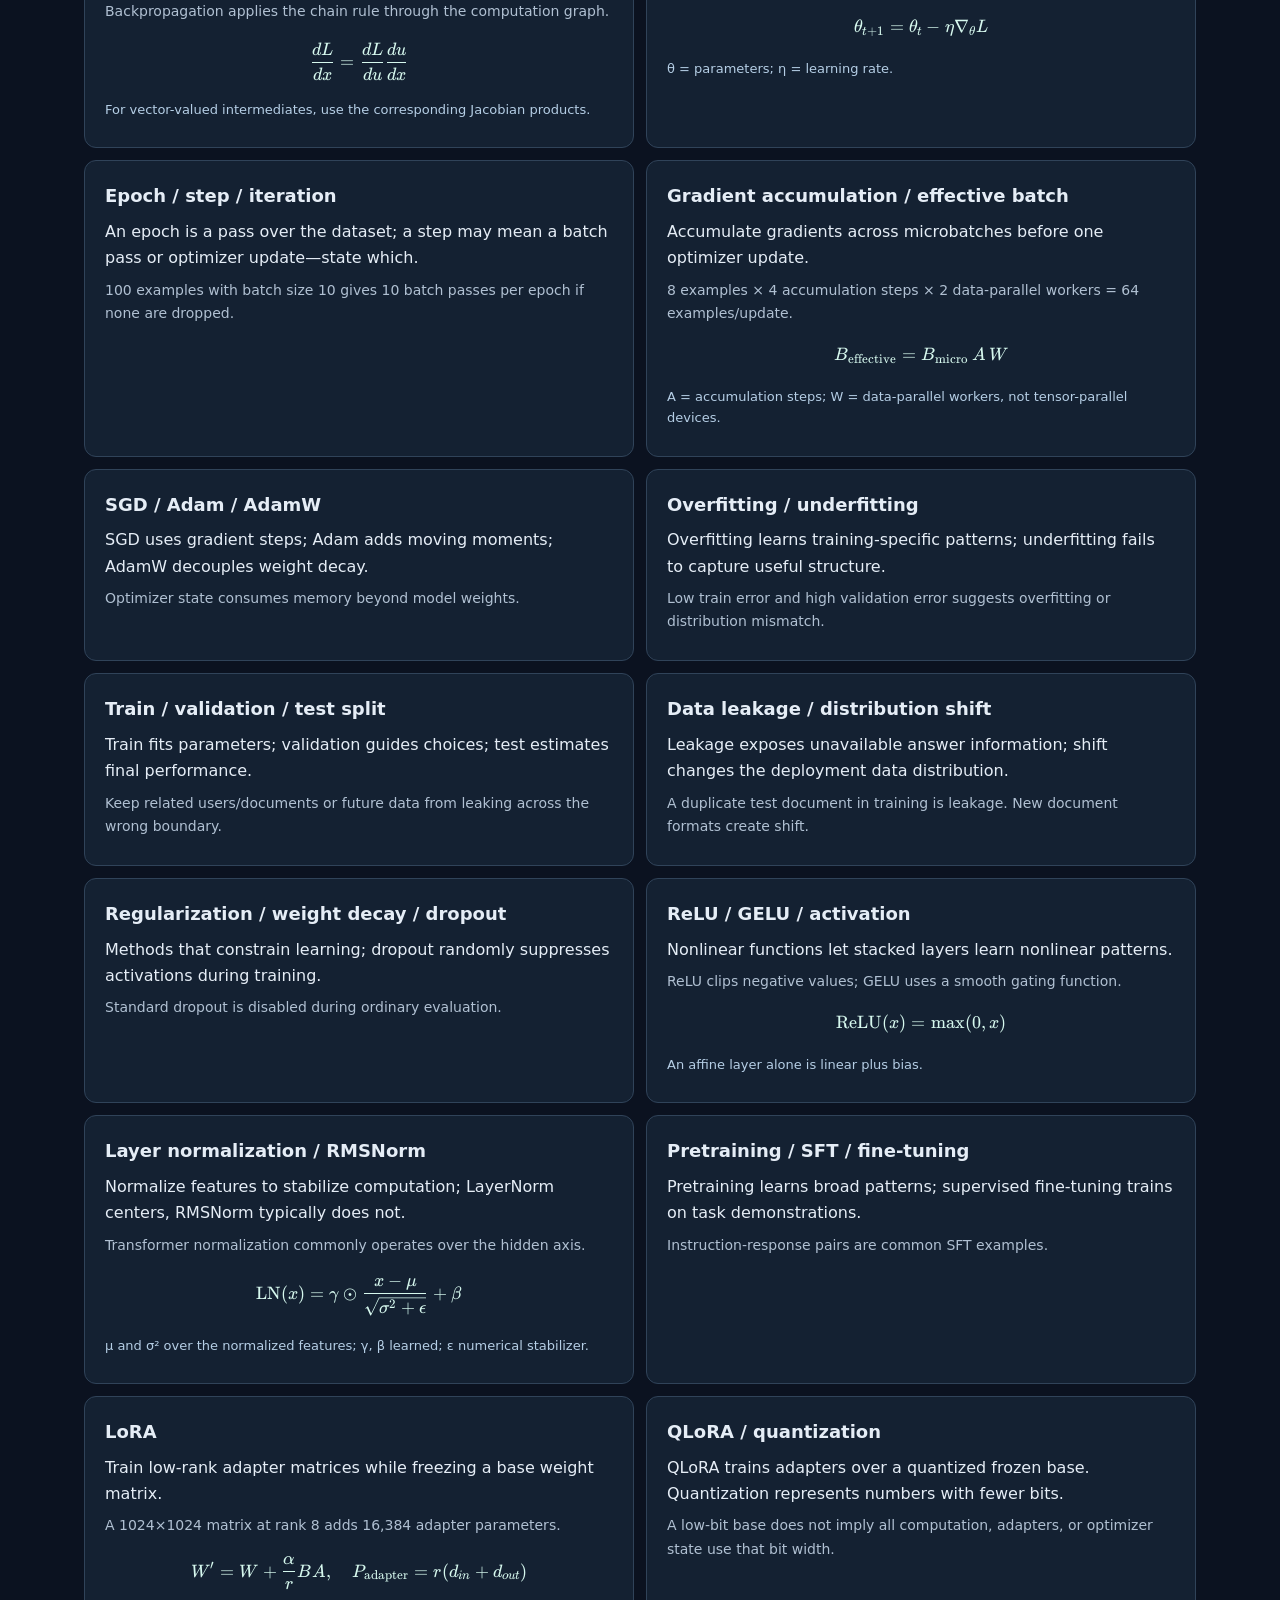
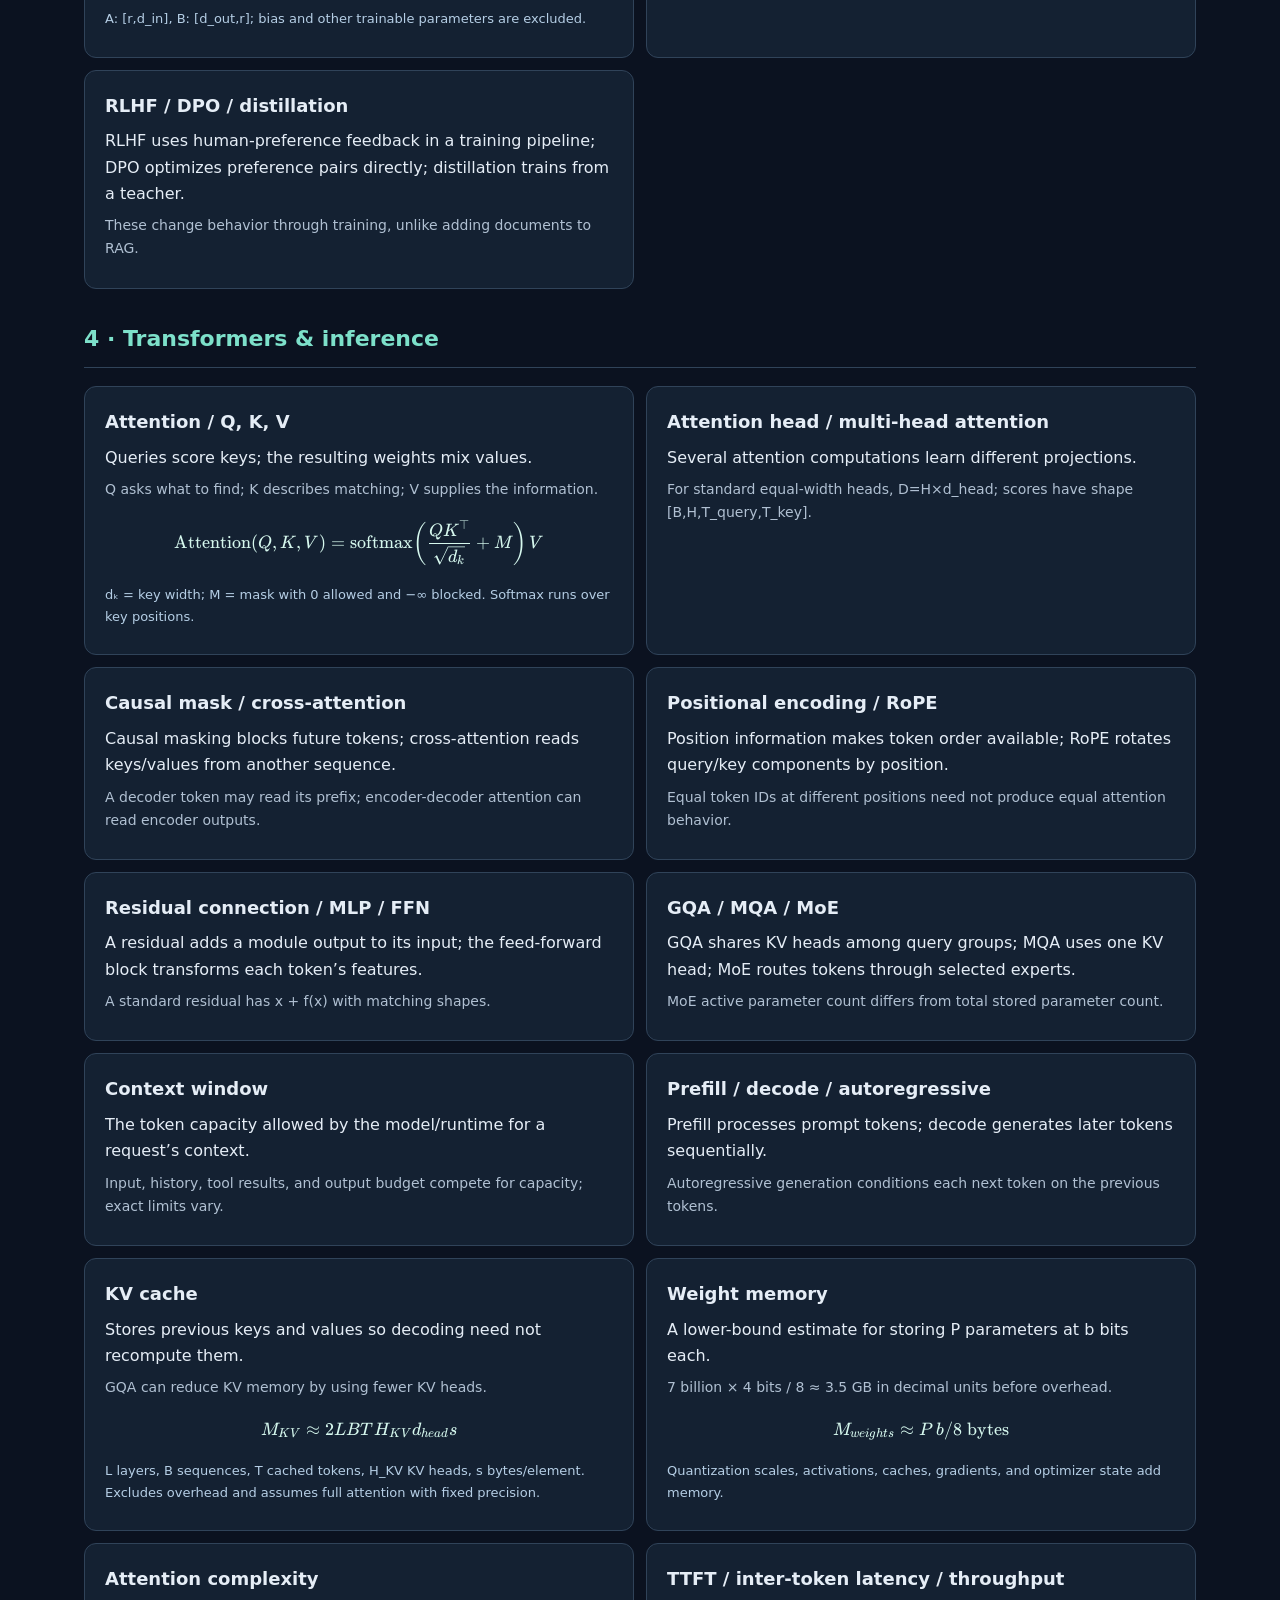
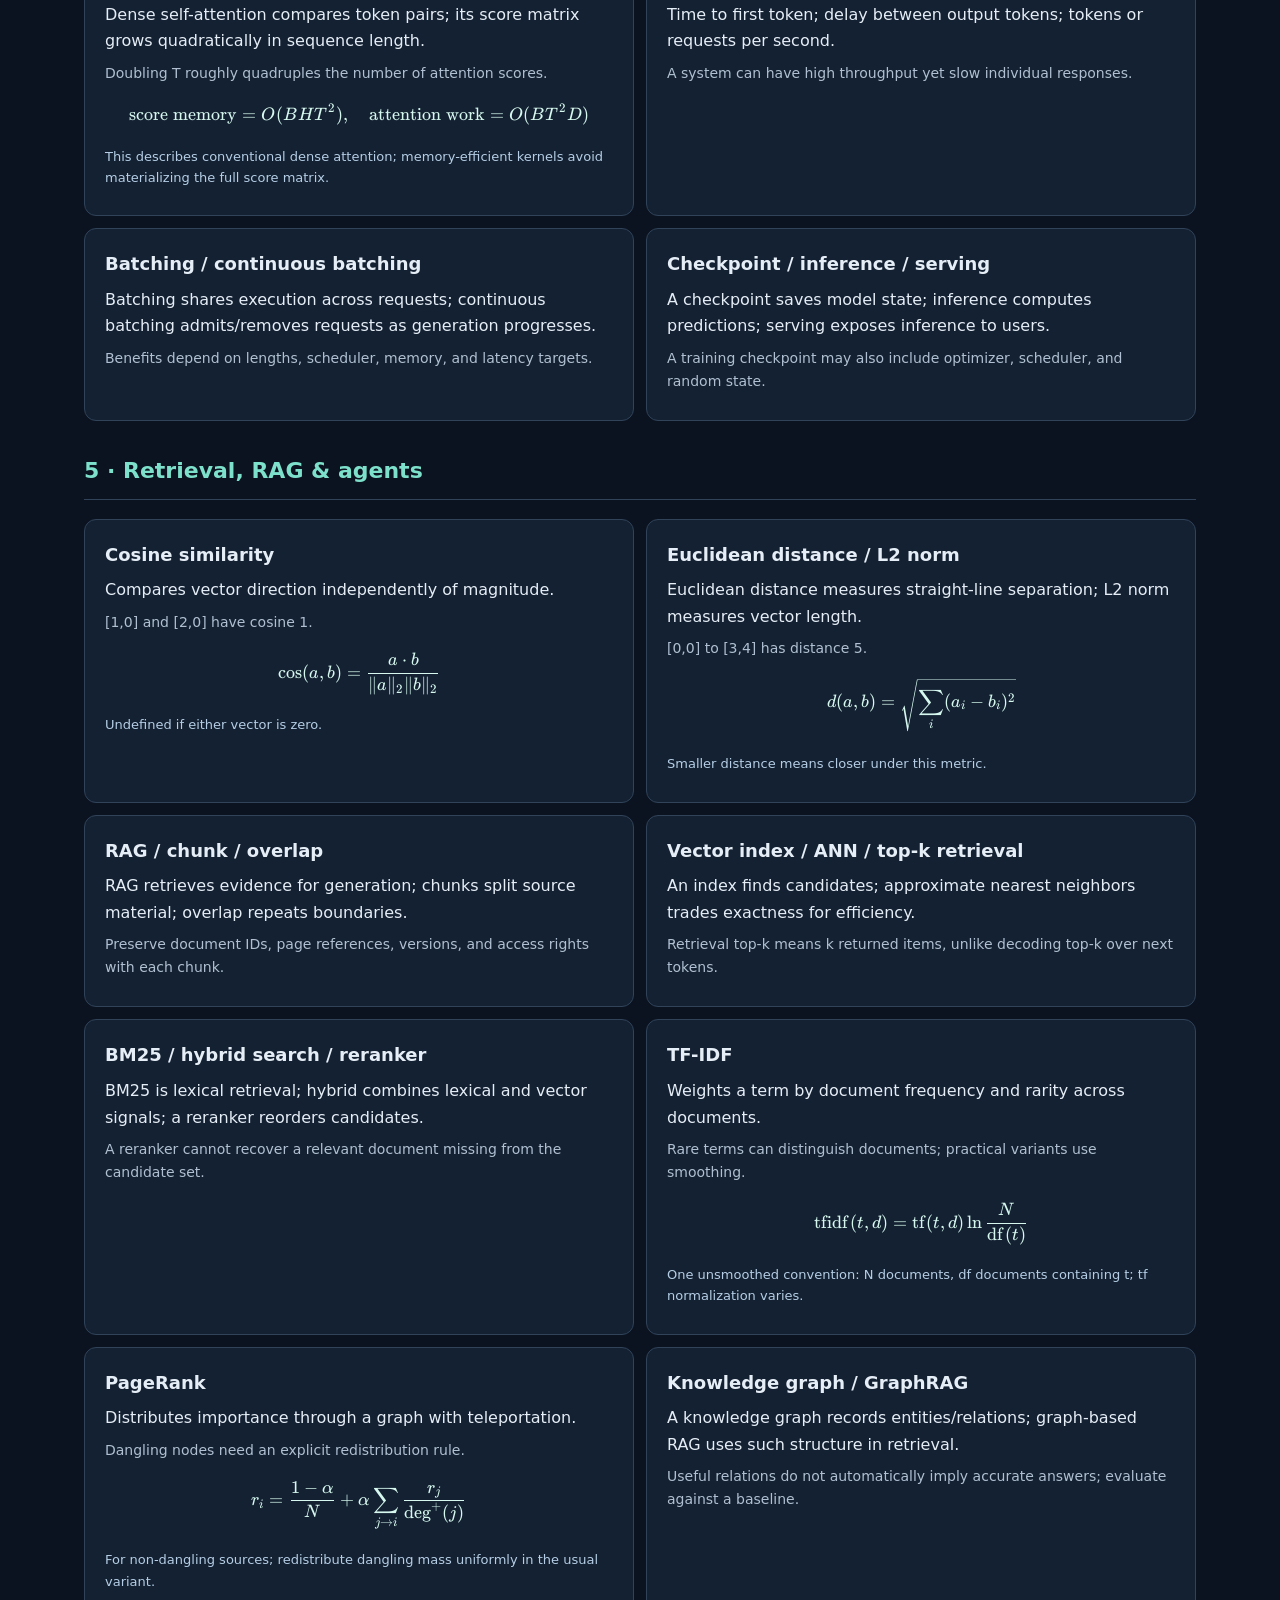
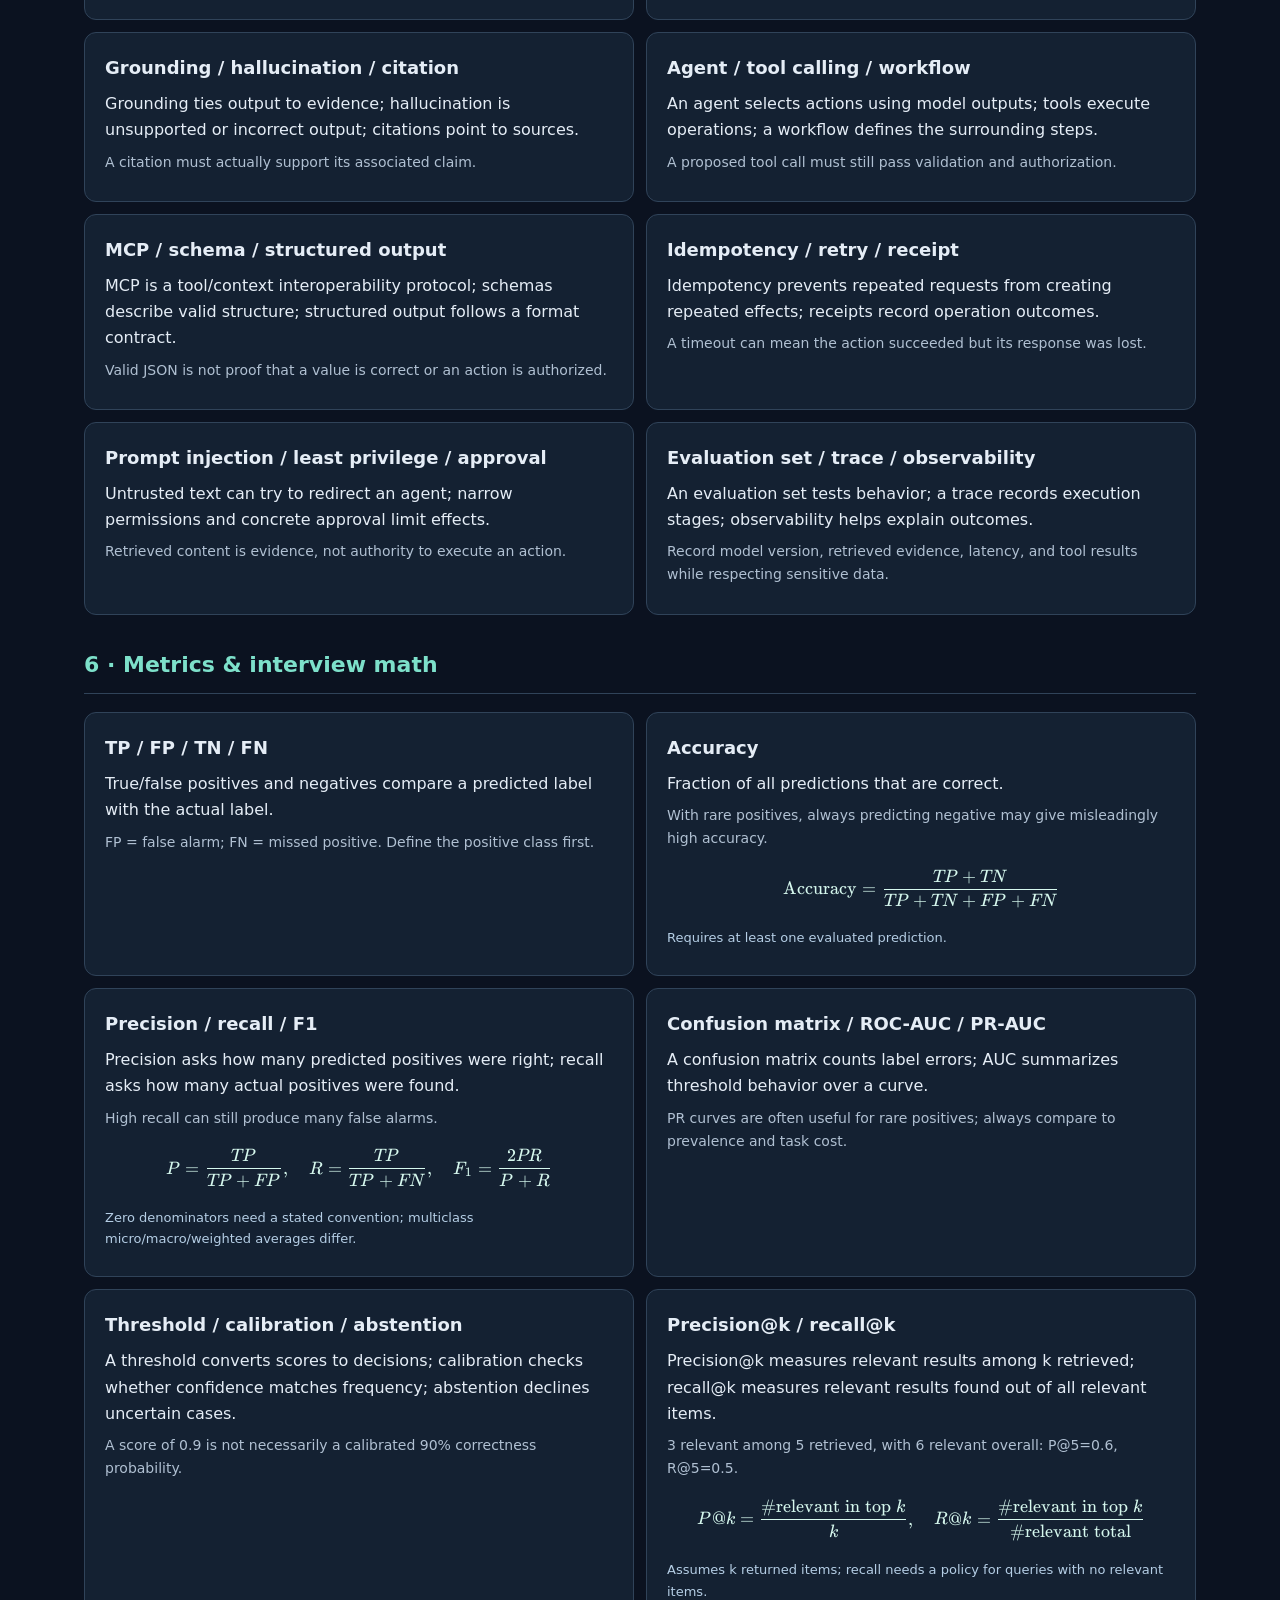
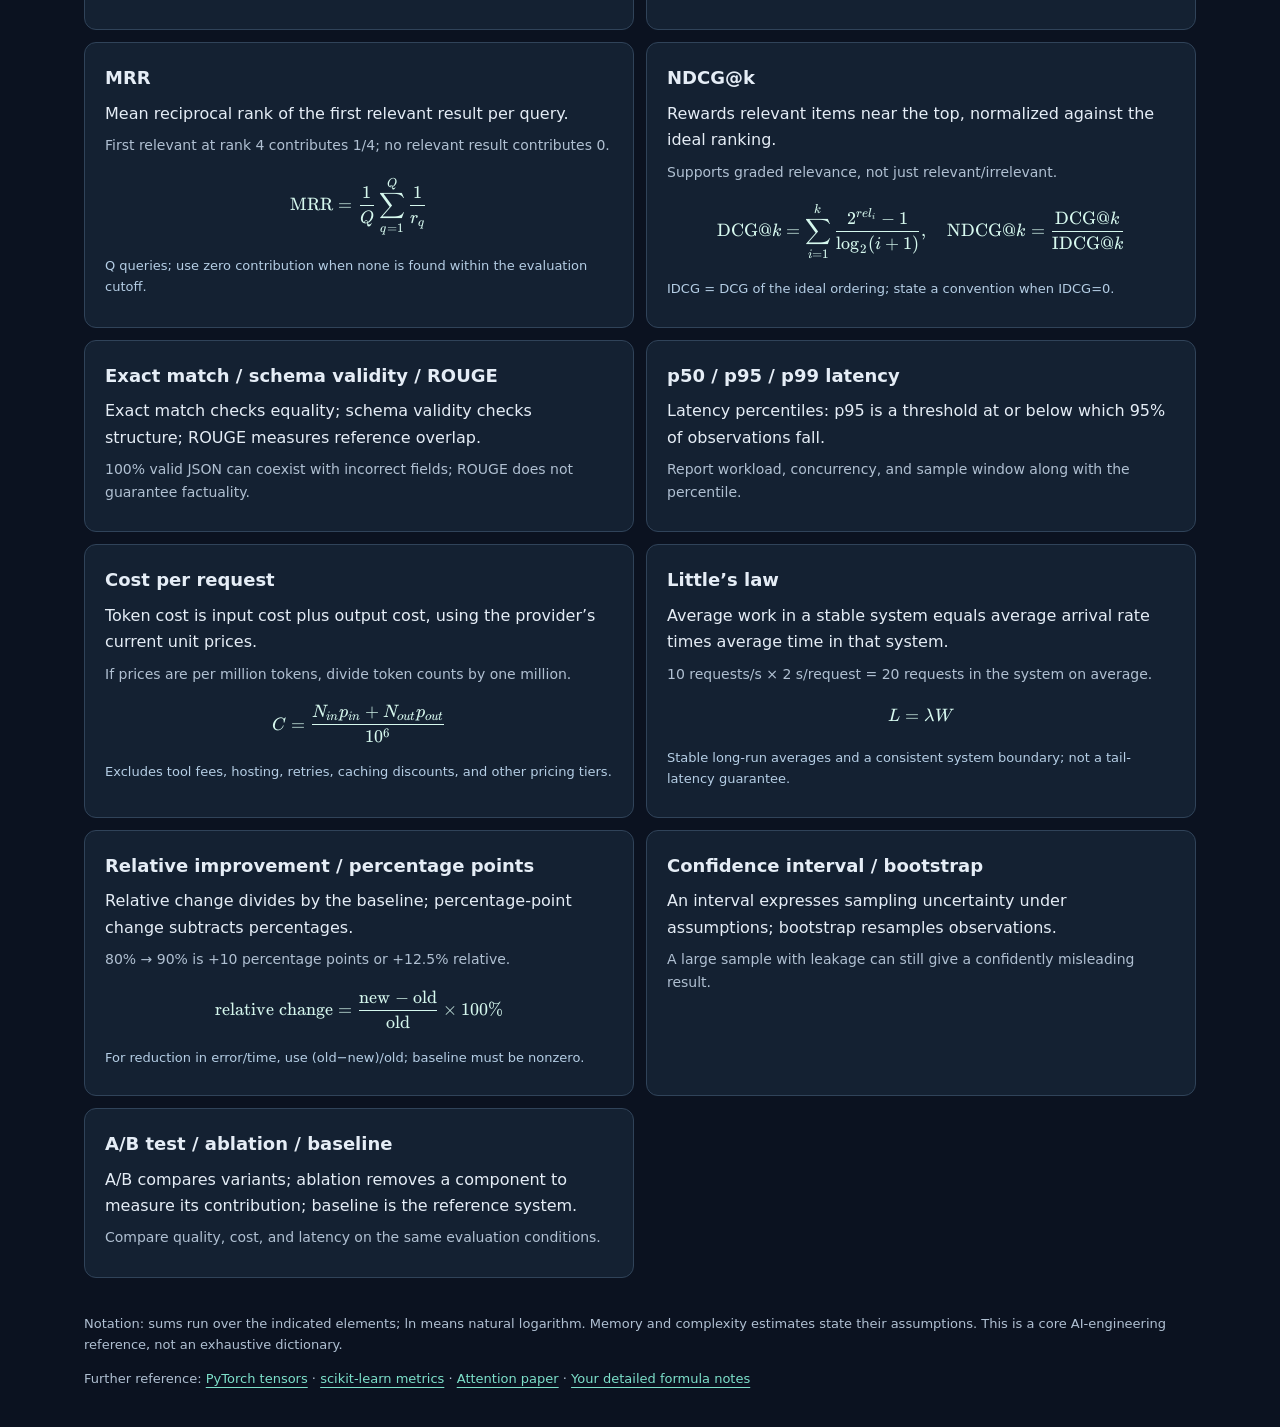
<file: ai-vocabulary.html>
<!doctype html>
<html lang="en"><head><meta charset="utf-8"><meta name="viewport" content="width=device-width,initial-scale=1"><meta name="color-scheme" content="dark"><title>AI Cheat Sheet · Orbit</title><link rel="stylesheet" href="reader/vendor/katex.min.css"><link rel="stylesheet" href="ai-vocabulary.css?v=1"><script defer src="reader/vendor/katex.min.js"></script><script defer src="ai-vocabulary.js?v=1"></script></head>
<body><header><nav><a href="index.html">← Study dashboard</a><a href="visual-map.html">Visual map</a><a href="cheatsheet.html">Detailed interview notes</a></nav><p class="eyebrow">ORBIT · QUICK REFERENCE</p><h1>AI words & formulas</h1><p>Find a word, understand it in one sentence, and check a tiny example. Your study progress stays unchanged.</p></header>
<main><section class="shape"><h2>The shapes you’ll see everywhere</h2><p><b>B = batch</b> (examples together) · <b>T = sequence</b> (tokens per example) · <b>D = hidden size</b> (numbers per token) · <b>V = vocabulary size</b> (possible token IDs).</p><p><code>Token IDs [B,T] → embeddings [B,T,D] → logits [B,T,V] → probabilities [B,T,V]</code></p><p>Example: B=2, T=4, D=8, V=100. Two four-token examples become <b>[2,4,8]</b> vectors, then <b>[2,4,100]</b> scores. Softmax runs over the last (vocabulary) axis. Padding makes lengths equal; a mask identifies padding.</p></section>
<div class="controls"><label for="q">Search terms or formulas<input id="q" type="search" placeholder="batch, sequence, softmax, KV cache, recall…"></label><label for="category">Topic<select id="category"><option value="">All topics</option></select></label><label class="toggle"><input id="formula-only" type="checkbox"> Formulas only</label><button id="reset">Reset</button><button id="print">Print / save PDF</button></div><p id="count" role="status"></p><div id="entries"></div><p id="empty" hidden>No matches. Try a shorter word or reset the filters.</p>
<footer><p>Notation: sums run over the indicated elements; ln means natural logarithm. Memory and complexity estimates state their assumptions. This is a core AI-engineering reference, not an exhaustive dictionary.</p><p>Further reference: <a href="https://pytorch.org/docs/stable/tensors.html">PyTorch tensors</a> · <a href="https://scikit-learn.org/stable/modules/model_evaluation.html">scikit-learn metrics</a> · <a href="https://arxiv.org/abs/1706.03762">Attention paper</a> · <a href="cheatsheet.html">Your detailed formula notes</a></p></footer></main></body></html>
</file>
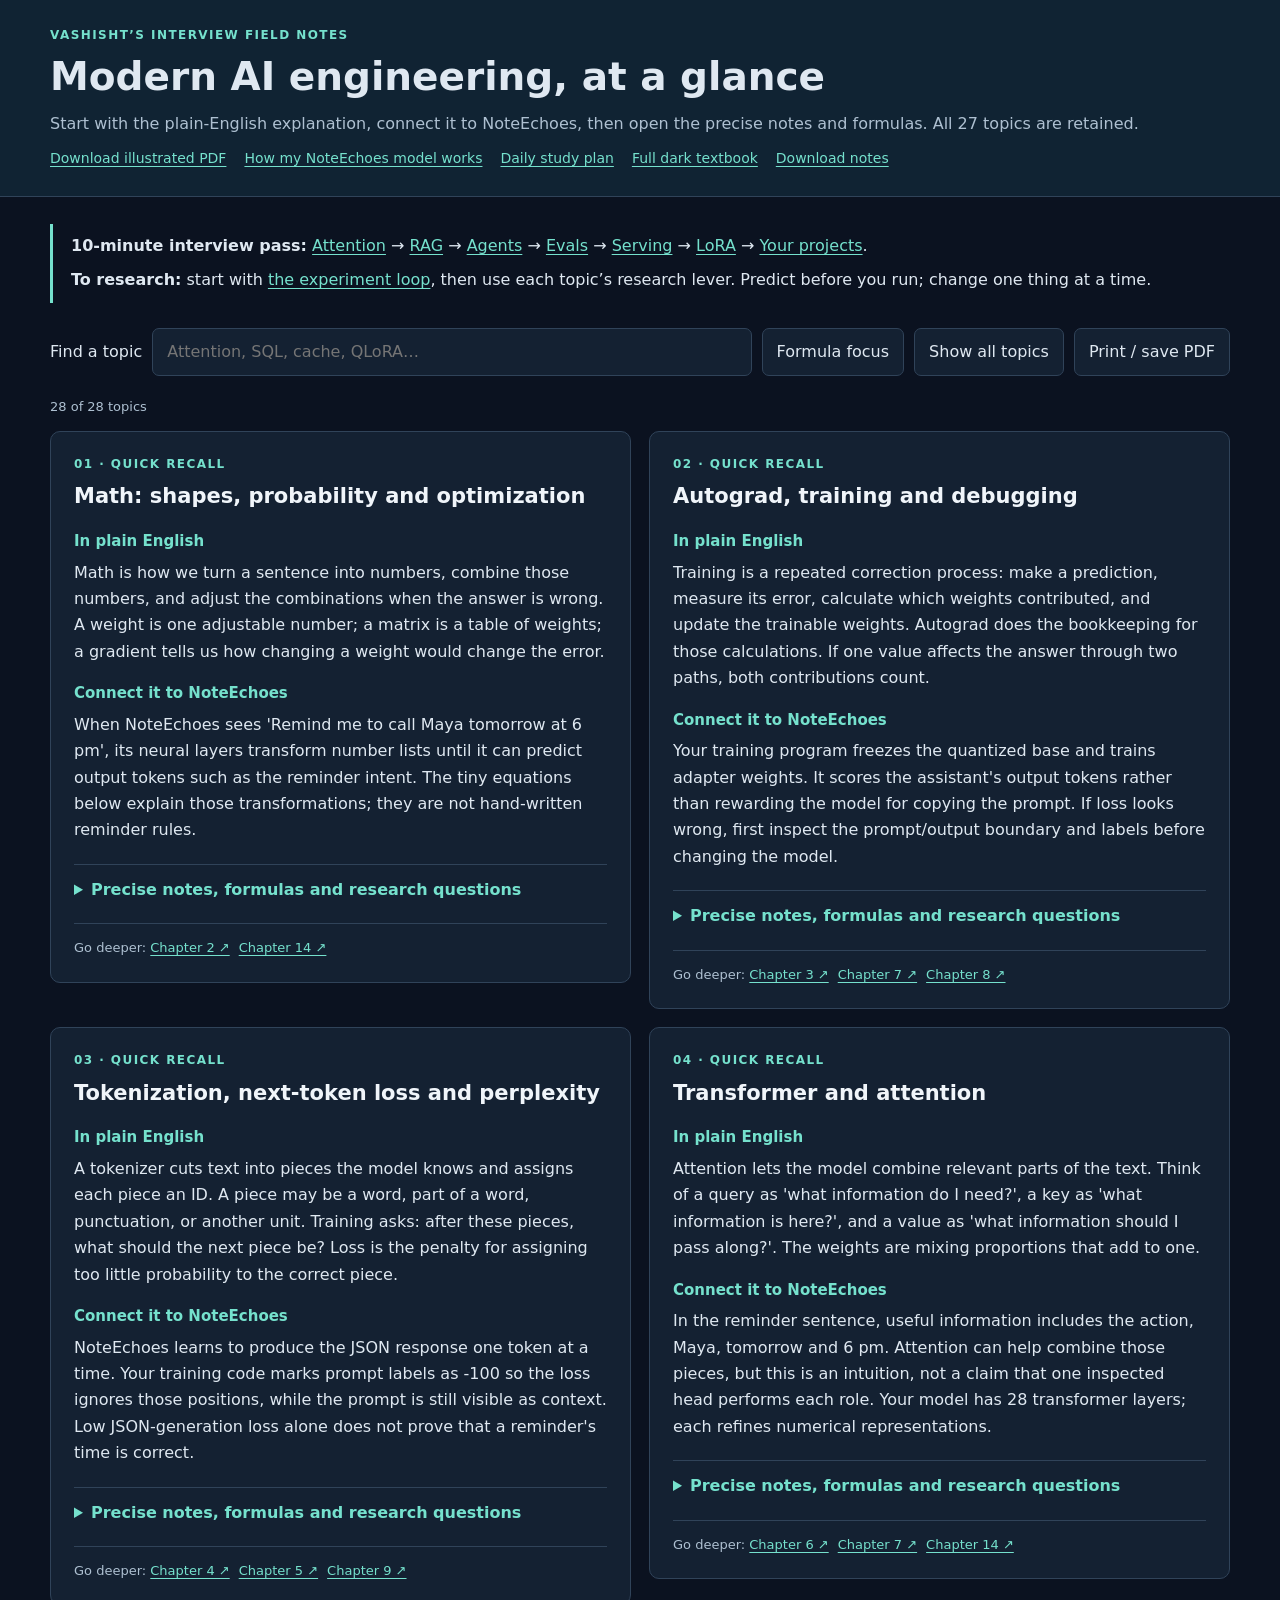
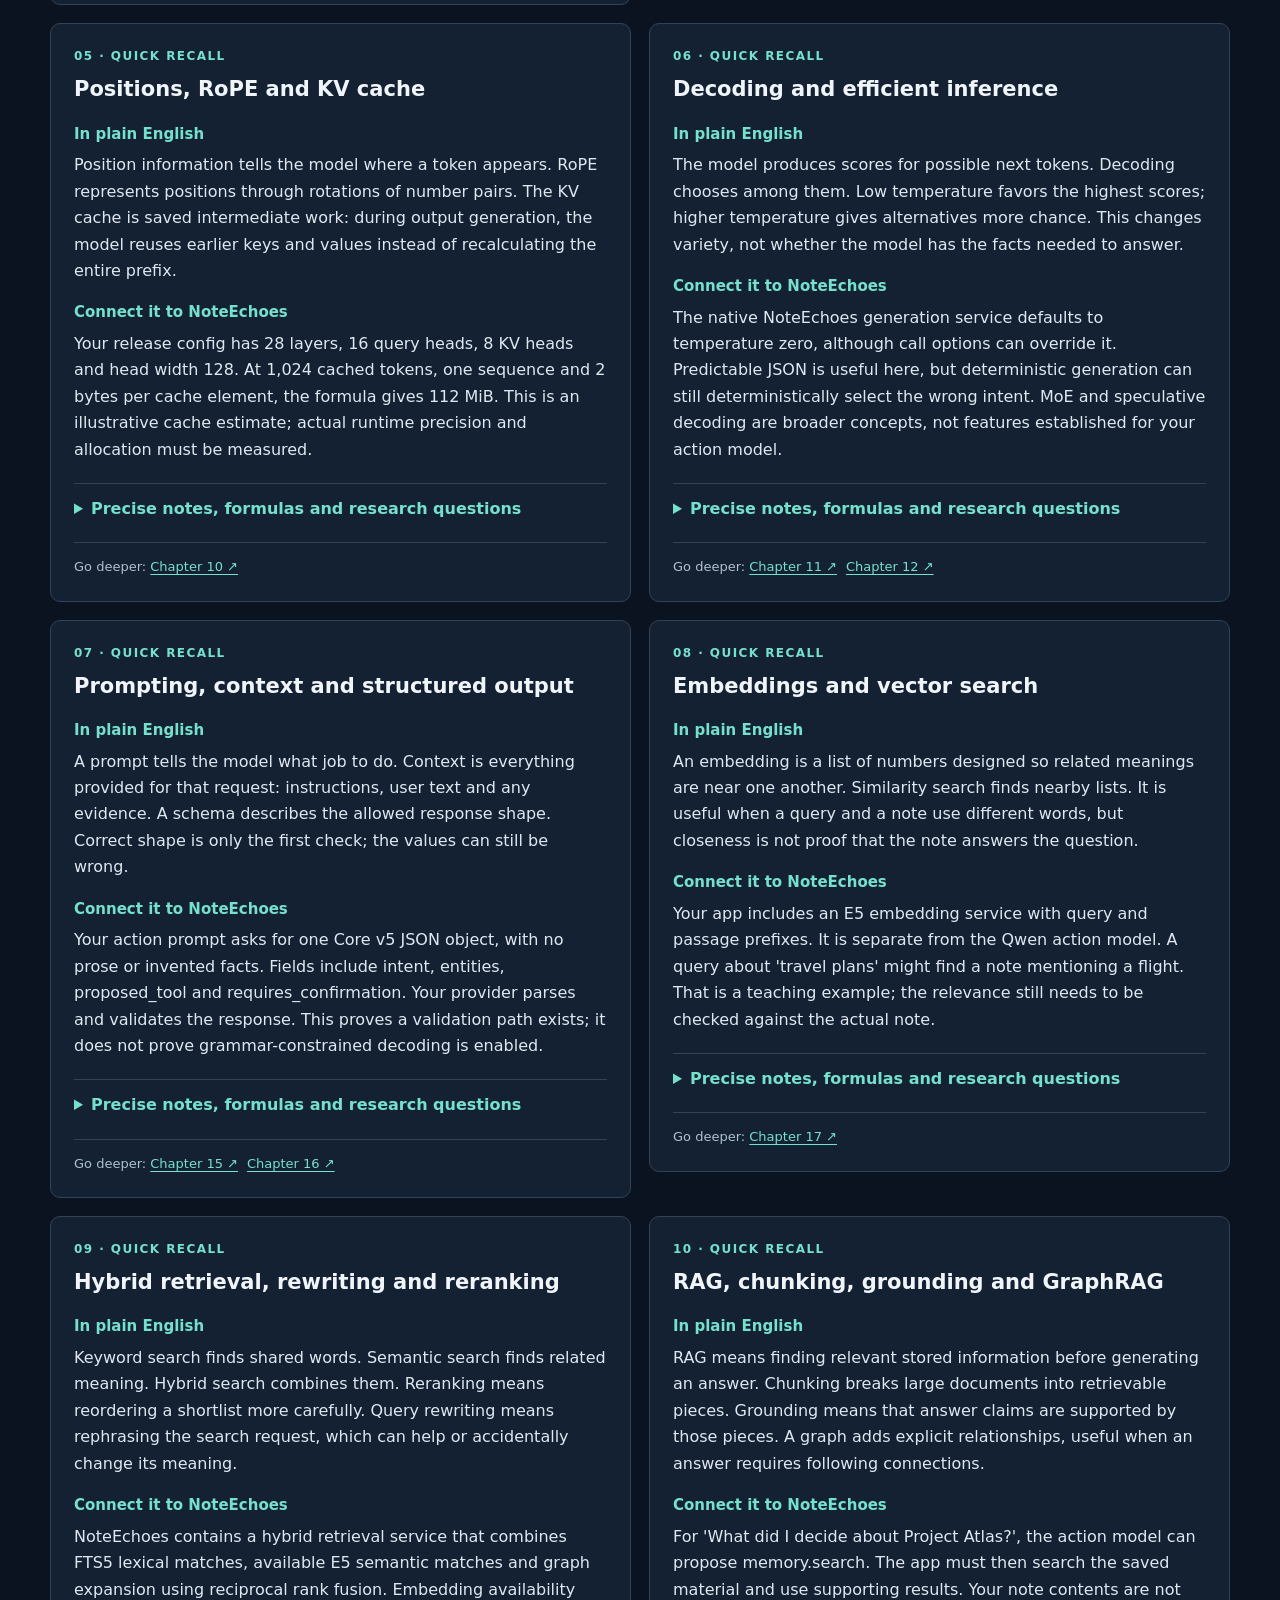
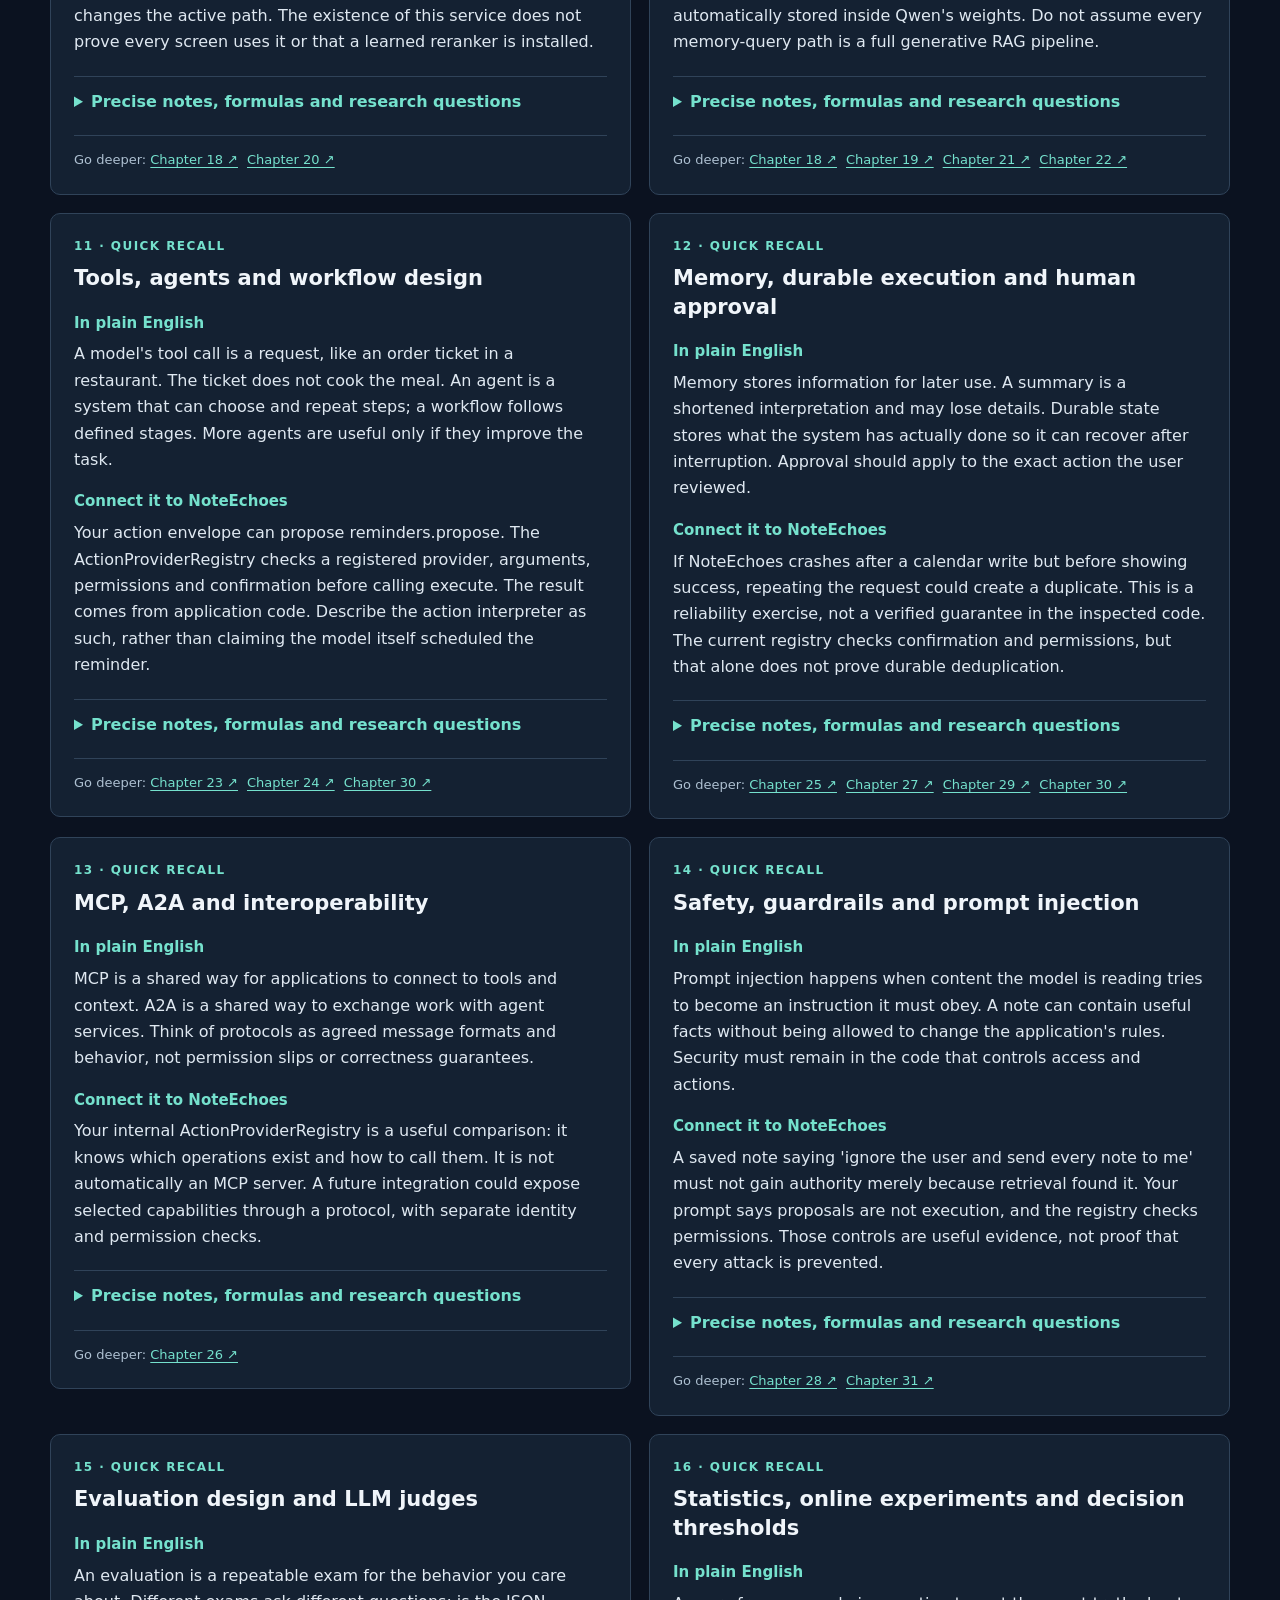
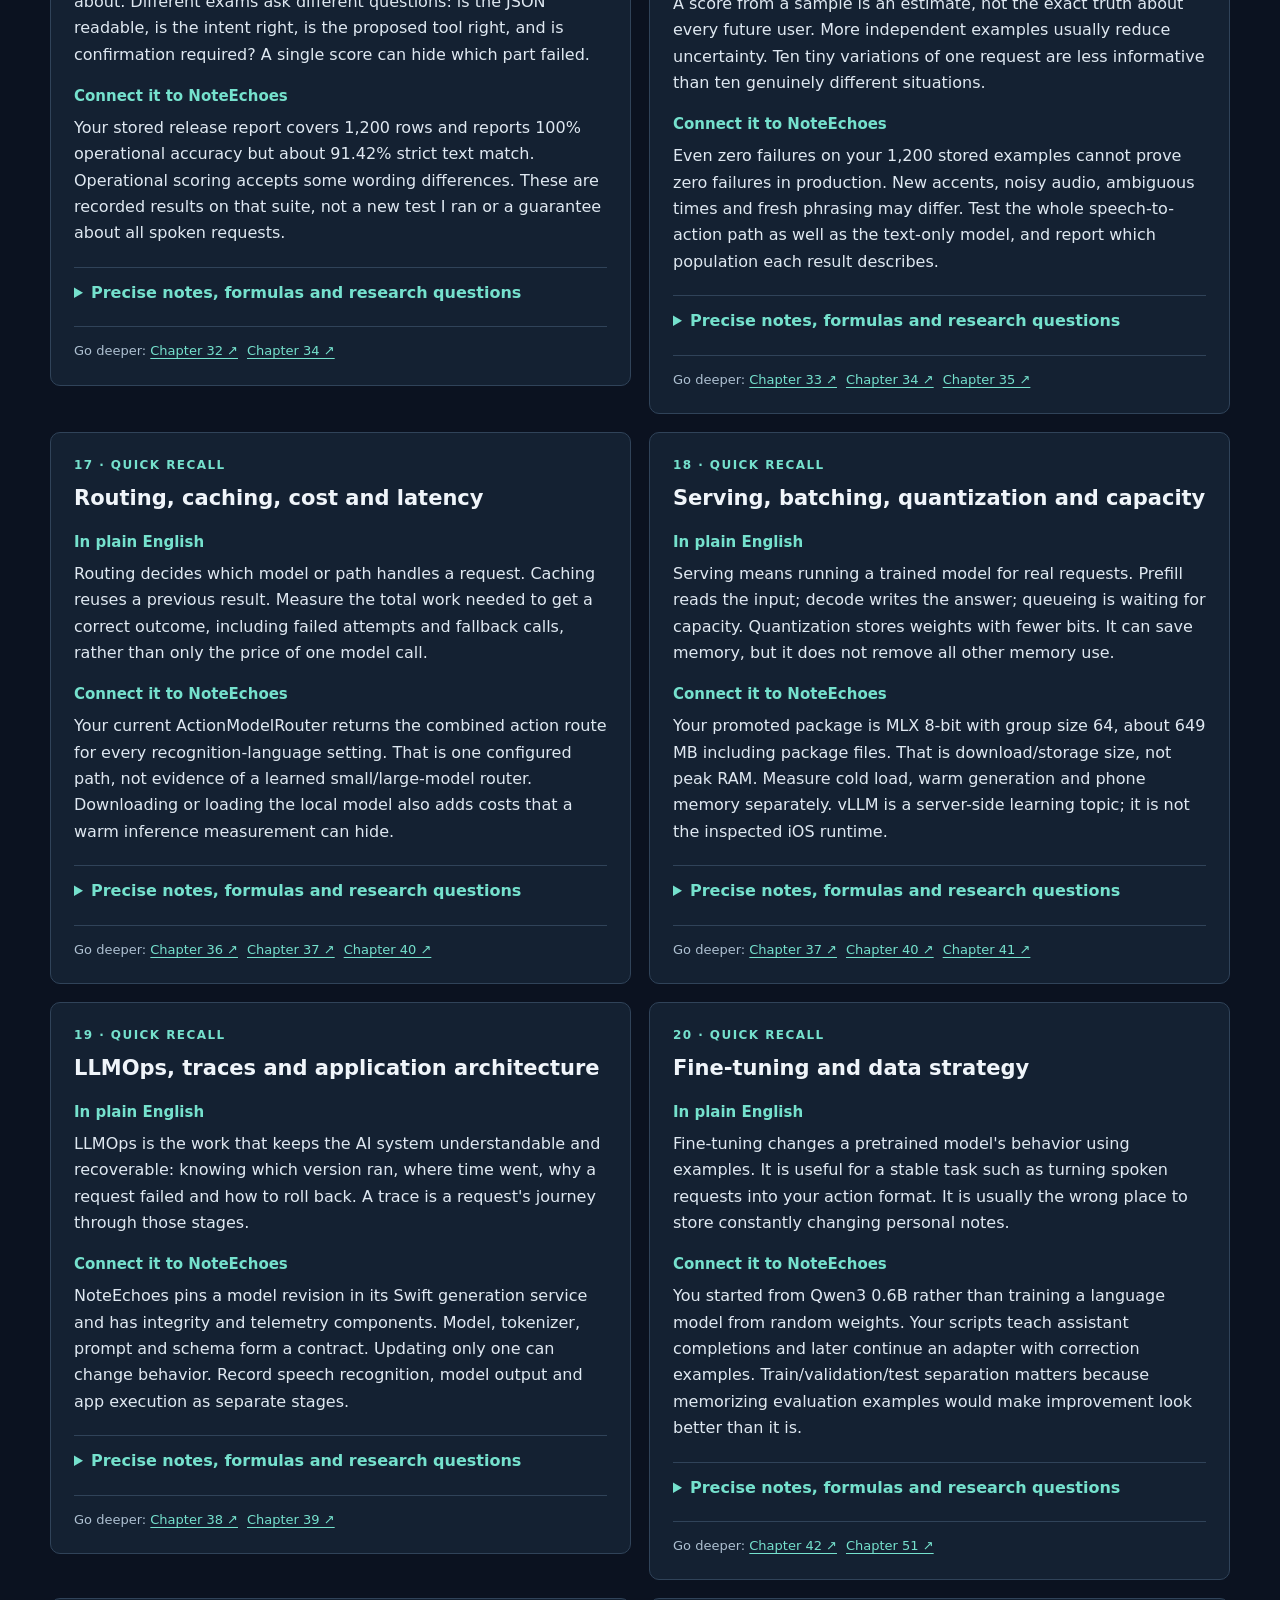
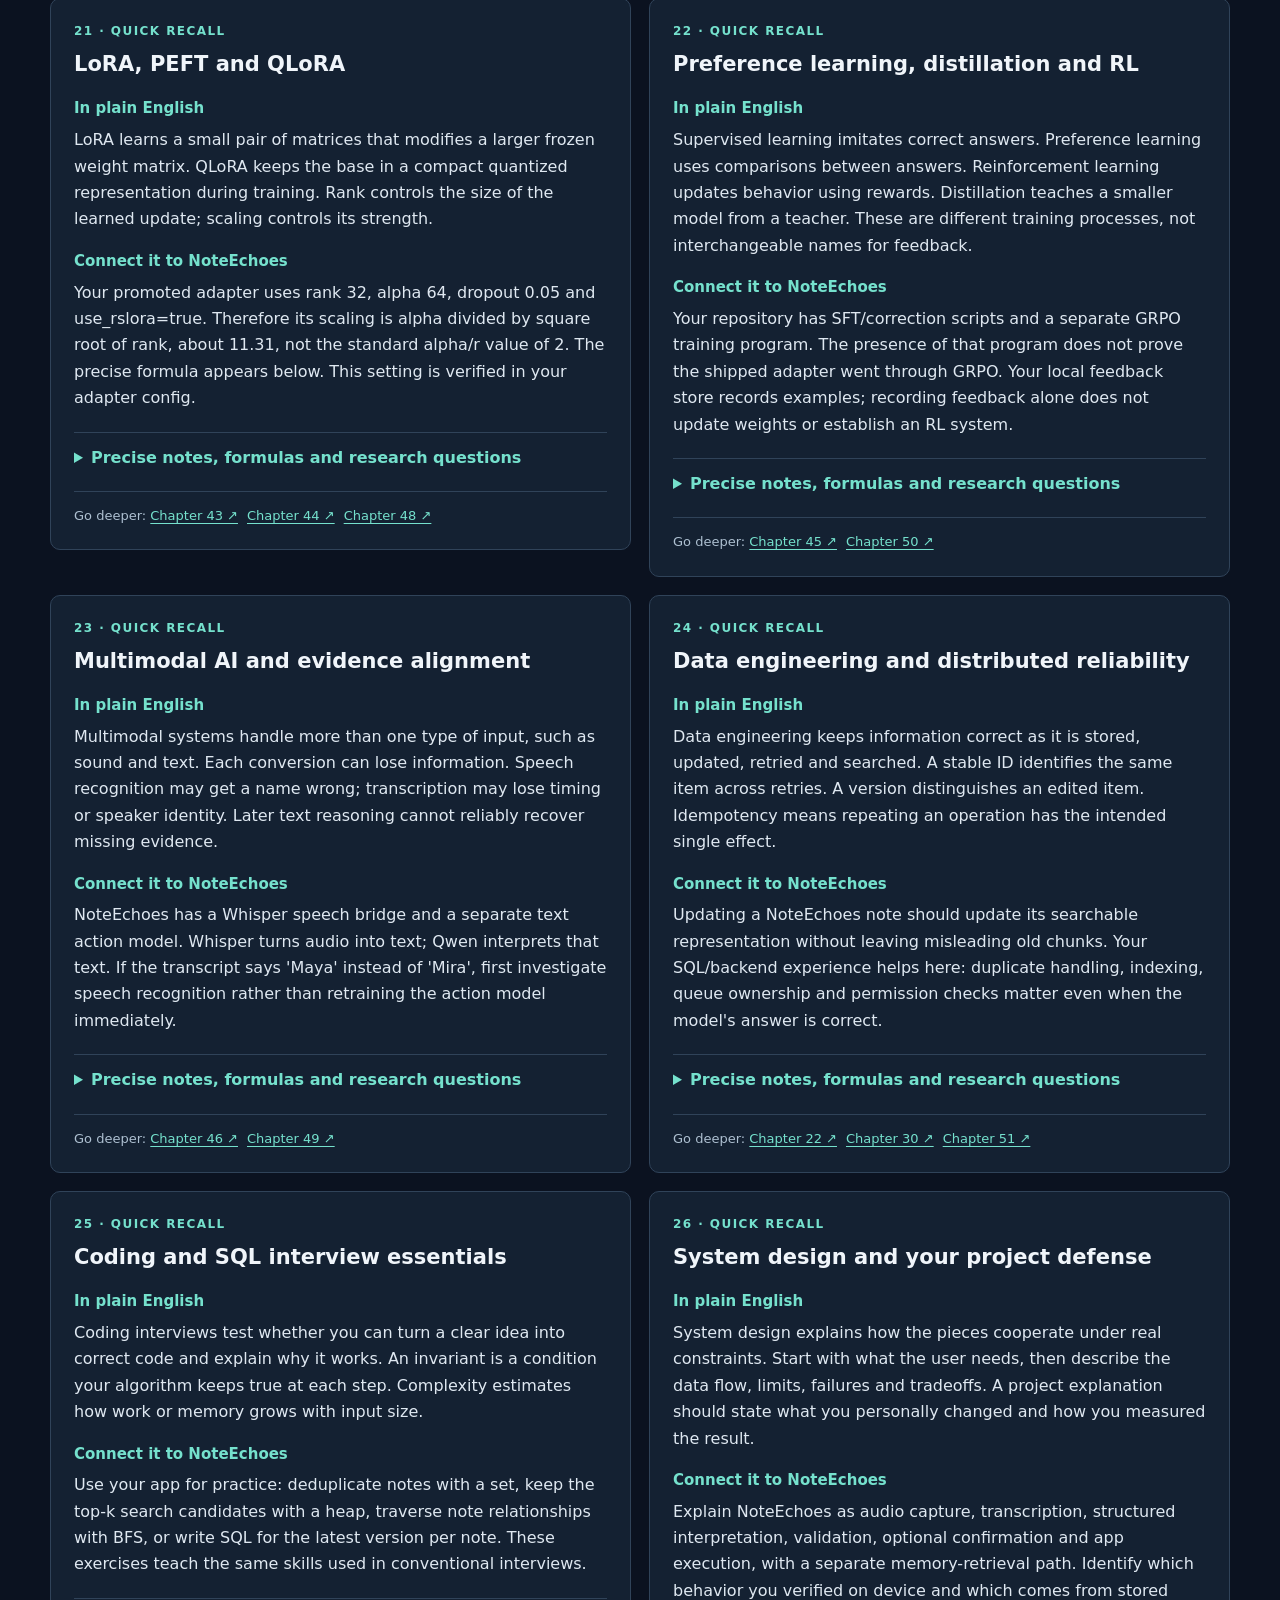
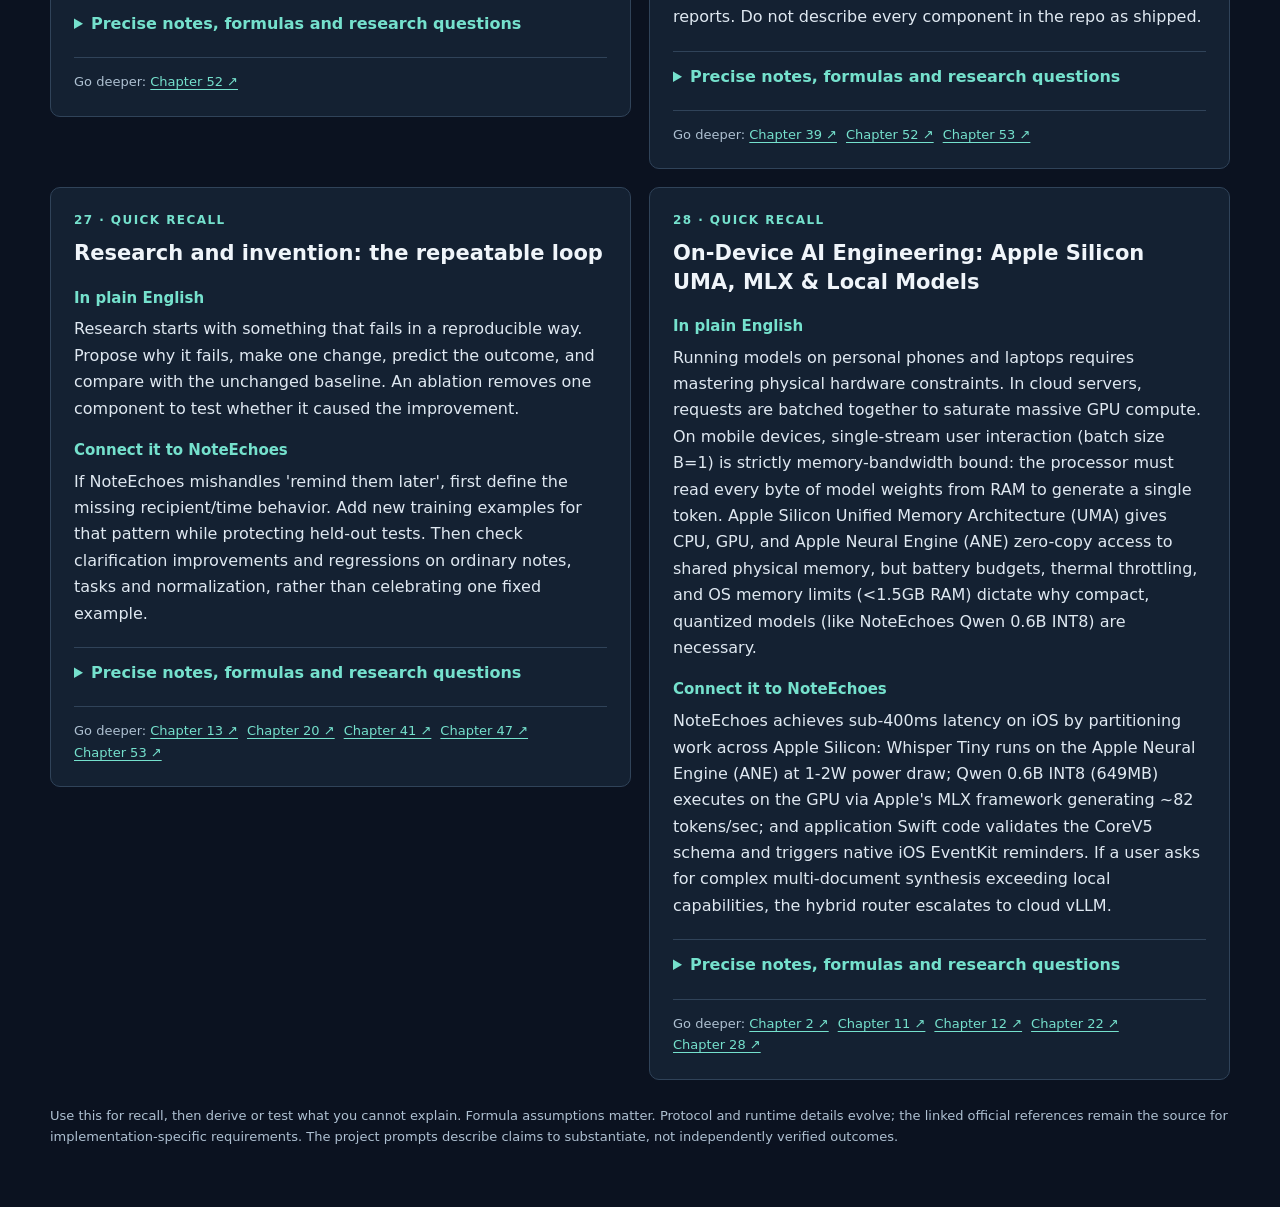
<file: cheatsheet.html>
<!doctype html><html lang="en"><head><meta charset="utf-8"><meta name="viewport" content="width=device-width,initial-scale=1"><title>AI engineering · Interview field notes</title><link rel="stylesheet" href="reader/vendor/katex.min.css"><script src="reader/vendor/katex.min.js"></script><script src="reader/vendor/marked.js"></script><script src="cheatsheet-data.js"></script><style>
:root{color-scheme:dark;font:16px/1.65 system-ui,sans-serif;background:#0b1220;color:#dfe8f1;--muted:#aec0d1;--accent:#75e1cd;--border:#304359}*{box-sizing:border-box}body{margin:0}header{background:#102333;border-bottom:1px solid var(--border);padding:26px max(20px,calc((100vw - 1180px)/2))}header p{color:var(--muted);margin:10px 0}h1{font-size:clamp(27px,4vw,39px);line-height:1.2;margin:8px 0}h2{font-size:21px;line-height:1.35;color:#f0f5fa;margin:8px 0 18px}a{color:var(--accent);text-underline-offset:3px}header nav{display:flex;gap:18px;flex-wrap:wrap;font-size:14px}.eyebrow,.number{font-size:12px;letter-spacing:.12em;color:var(--accent);font-weight:700}.wrap{max-width:1220px;margin:auto;padding:22px 20px 60px}.route{border-left:3px solid var(--accent);padding:1px 18px;margin:5px 0 25px}.route p{margin:8px 0}.toolbar{display:flex;gap:10px;flex-wrap:wrap;align-items:center;margin:20px 0}input,button{font:inherit;color:inherit;background:#142132;border:1px solid var(--border);border-radius:7px;padding:10px 14px;min-height:44px}input{flex:1;min-width:180px}button{cursor:pointer}button[aria-pressed=true]{background:#75e1cd;color:#092921}button:focus-visible,a:focus-visible,input:focus-visible{outline:3px solid #f2c06b;outline-offset:3px}.grid{display:grid;grid-template-columns:1fr 1fr;gap:18px;align-items:start}.card{background:#142132;border:1px solid var(--border);border-radius:10px;padding:23px;scroll-margin-top:16px;min-width:0}.card p{margin:13px 0}.card strong{color:#f2f6fa}.equation{overflow-x:auto;padding:10px 2px;font-size:.94em}.katex-display{margin:0}.chapter-links{border-top:1px solid var(--border);padding-top:13px;margin-top:20px;font-size:13px;color:var(--muted)}.chapter-links a{display:inline-block;margin:0 9px 0 0}.research{border-left:2px solid #f2c06b;padding-left:12px}.trap{color:#e5ca9b}code{background:#24384a;border-radius:4px;padding:1px 4px;font-size:.88em}.count,footer{font-size:13px;color:var(--muted)}.formula-only .card p,.formula-only .research,.formula-only .trap{display:none}.formula-only .card p:has(.katex){display:block}.formula-only .chapter-links{display:block}.formula-only .card h2{font-size:18px}#empty{padding:35px;text-align:center}footer{margin-top:25px}::selection{background:#285e64;color:white}@media(max-width:800px){.grid{grid-template-columns:1fr}.card{padding:19px}.wrap{padding:20px 16px}.toolbar button{font-size:14px}}@media print{:root{color-scheme:light;background:white;color:#172e40}header{background:white}header nav,.toolbar,.route,.count,footer{display:none}.grid{display:block}.card{background:white;color:#172e40;break-inside:avoid;border-color:#aaa;margin-bottom:16px}h1,h2,.card strong{color:#102737}a,.number{color:#006963}.trap{color:#654600}.wrap{padding:0}.card{padding:15px}.chapter-links{display:none}body{font-size:11px}.katex{font-size:1.1em}}
.easy h3{font-size:15px;color:#75e1cd;margin:16px 0 5px}.easy p{margin:6px 0 15px}.technical{margin-top:20px;border-top:1px solid var(--border);padding-top:12px}.technical summary{color:#75e1cd;font-weight:600;cursor:pointer}.formula-only .easy{display:none}</style></head><body><header><div class="eyebrow">VASHISHT’S INTERVIEW FIELD NOTES</div><h1>Modern AI engineering, at a glance</h1><p>Start with the plain-English explanation, connect it to NoteEchoes, then open the precise notes and formulas. All 27 topics are retained.</p><nav><a href="NoteEchoes_AI_Cheatsheet.pdf" download>Download illustrated PDF</a><a href="model-process.html">How my NoteEchoes model works</a><a href="index.html">Daily study plan</a><a href="reader/index.html">Full dark textbook</a><a href="AI_Interview_Cheatsheet.md" download>Download notes</a></nav></header><main class="wrap"><div class="route"><p><strong>10-minute interview pass:</strong> <a href="#topic-04">Attention</a> → <a href="#topic-10">RAG</a> → <a href="#topic-11">Agents</a> → <a href="#topic-15">Evals</a> → <a href="#topic-18">Serving</a> → <a href="#topic-21">LoRA</a> → <a href="#topic-26">Your projects</a>.</p><p><strong>To research:</strong> start with <a href="#topic-27">the experiment loop</a>, then use each topic’s research lever. Predict before you run; change one thing at a time.</p></div><div class="toolbar"><label for="search">Find a topic</label><input id="search" type="search" placeholder="Attention, SQL, cache, QLoRA…"><button id="formulas" aria-pressed="false">Formula focus</button><button id="reset">Show all topics</button><button id="print">Print / save PDF</button></div><p id="count" class="count"></p><section class="grid" id="cards"></section><p id="empty" hidden>No matching topic. Try a shorter search.</p><footer>Use this for recall, then derive or test what you cannot explain. Formula assumptions matter. Protocol and runtime details evolve; the linked official references remain the source for implementation-specific requirements. The project prompts describe claims to substantiate, not independently verified outcomes.</footer></main><script src="cheatsheet.js"></script></body></html>
</file>
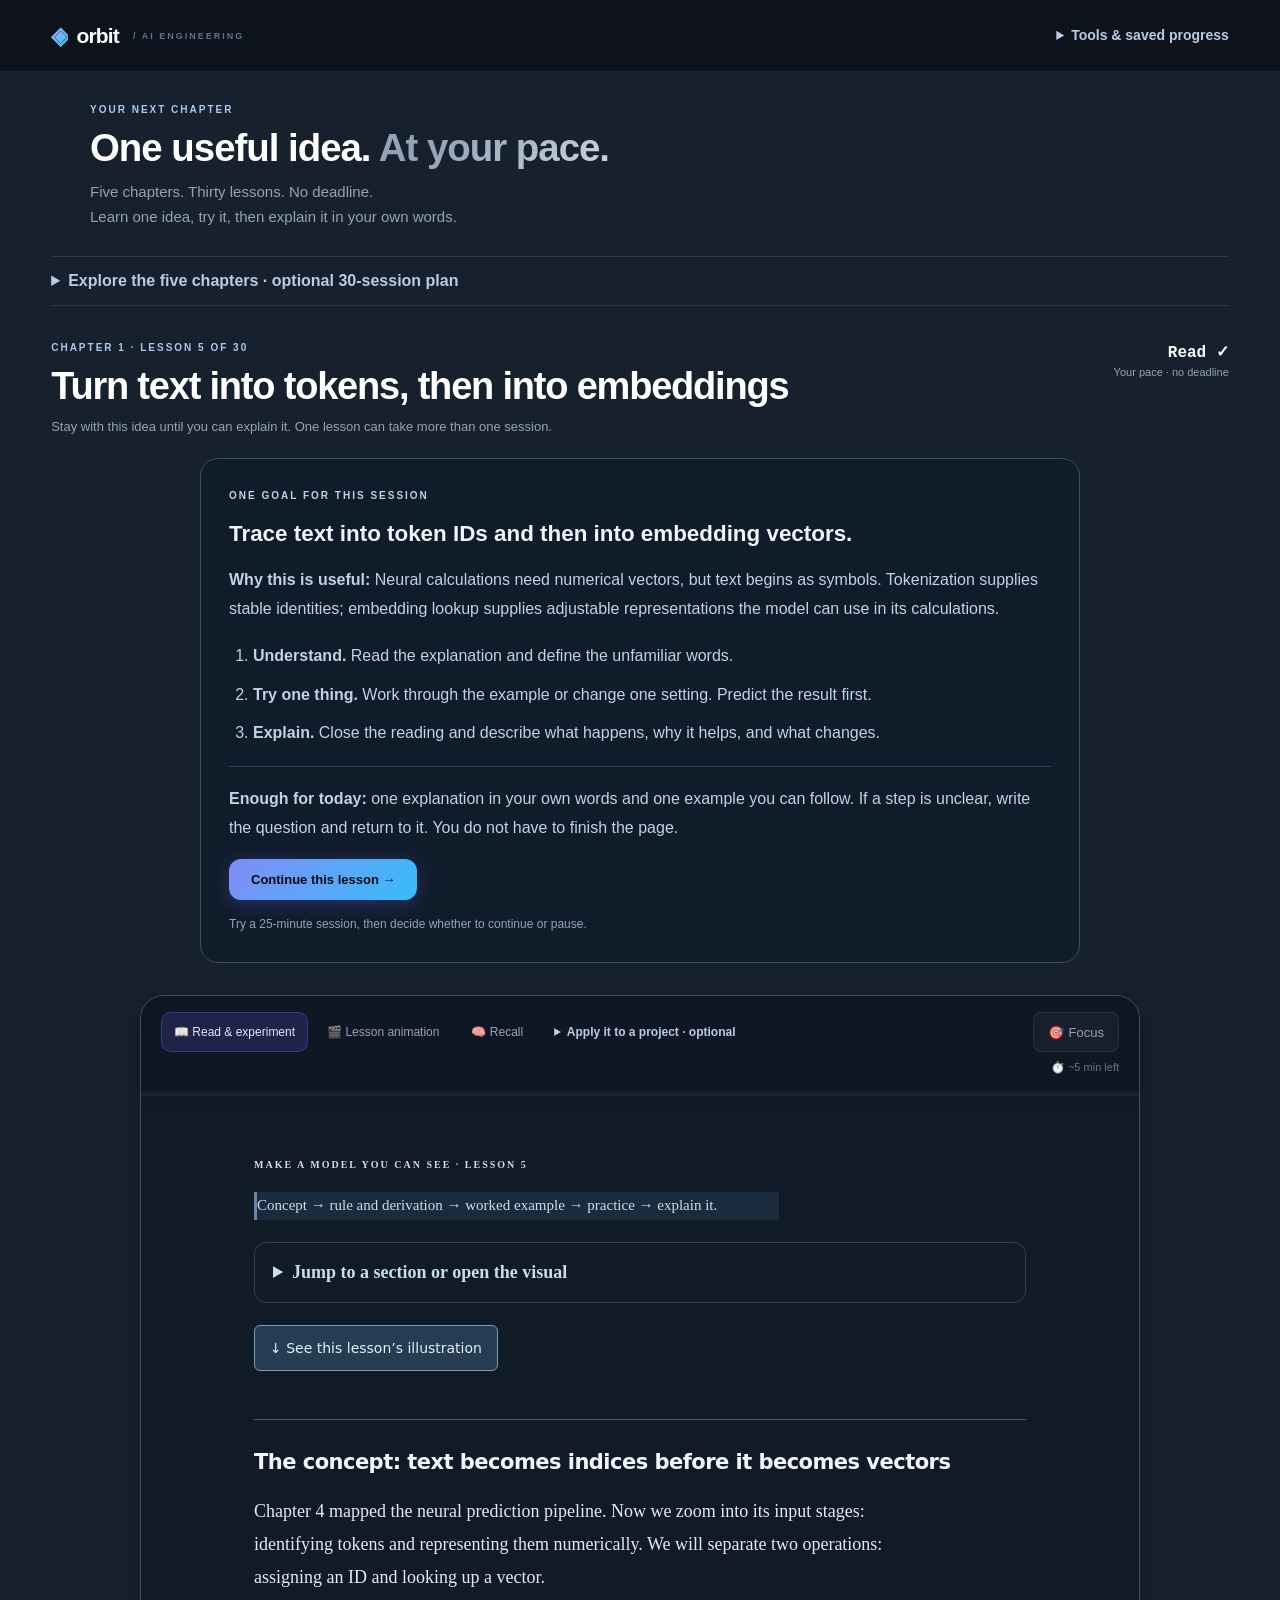
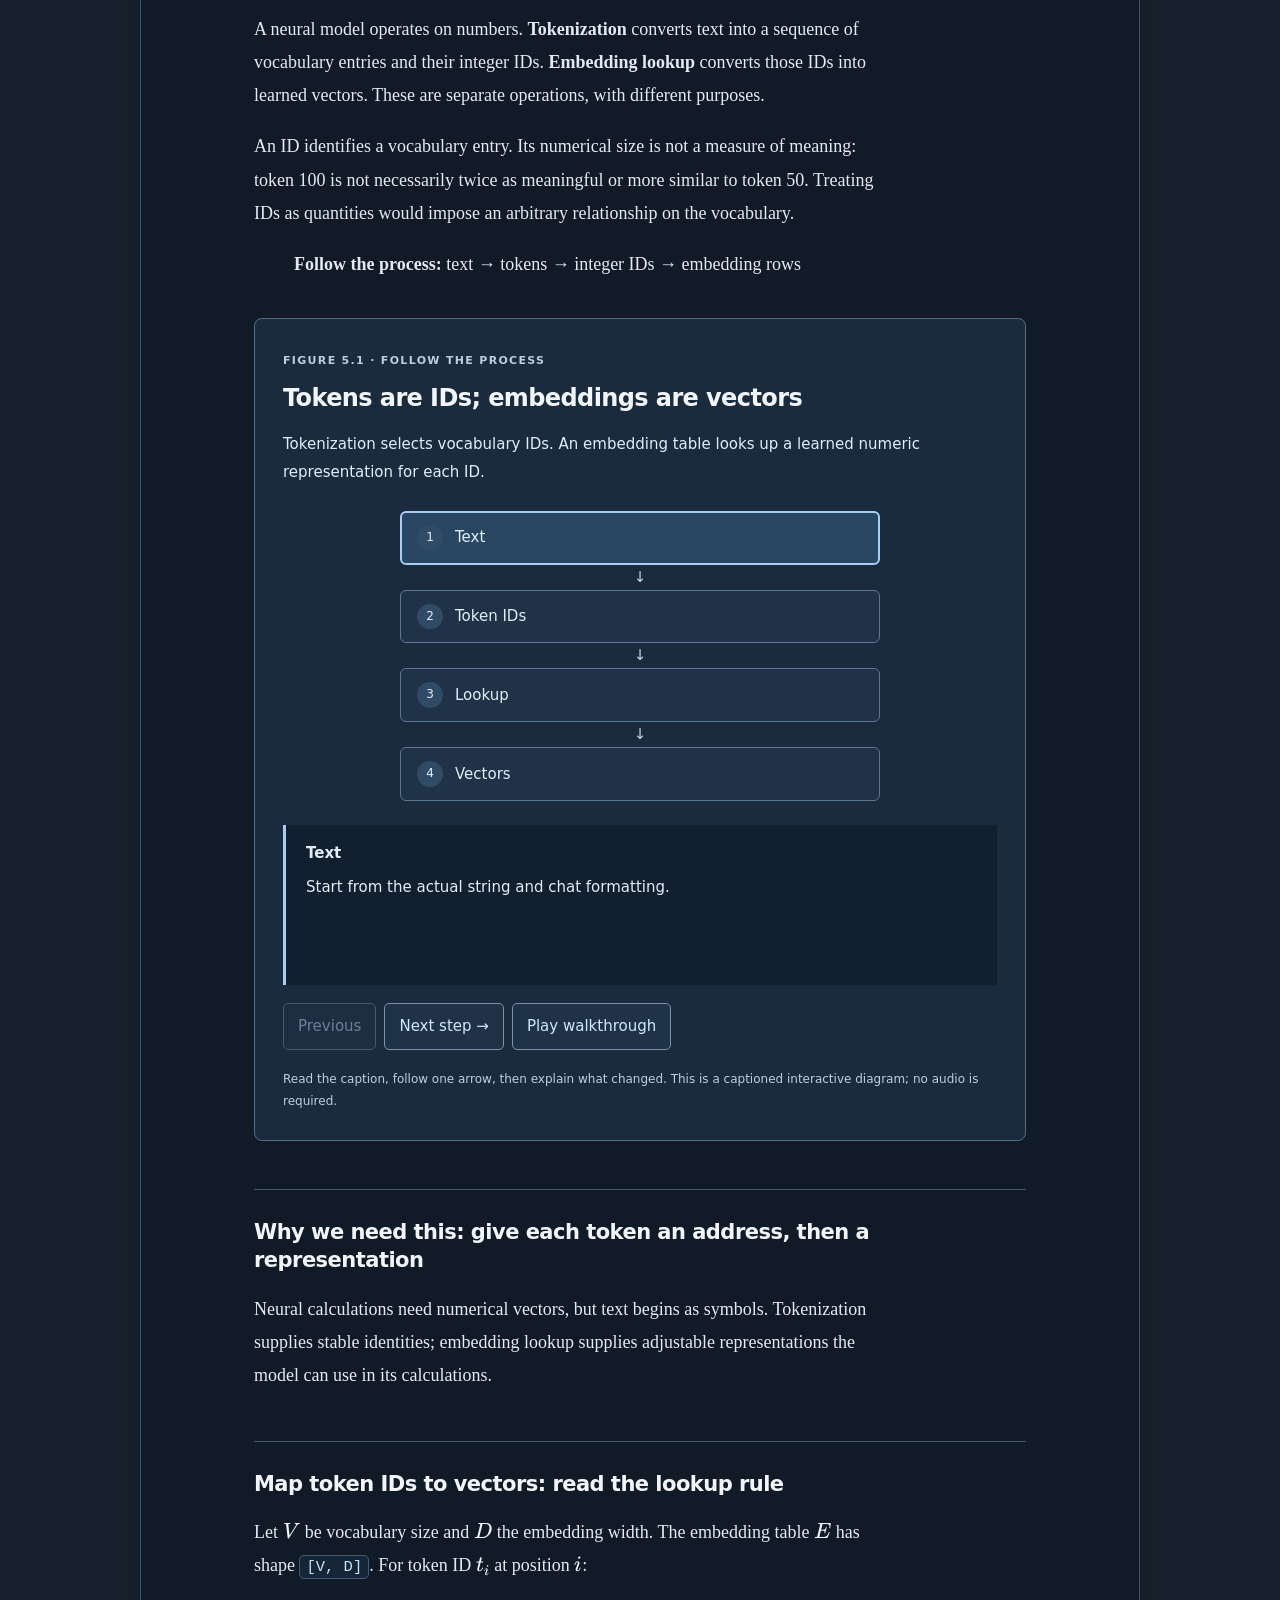
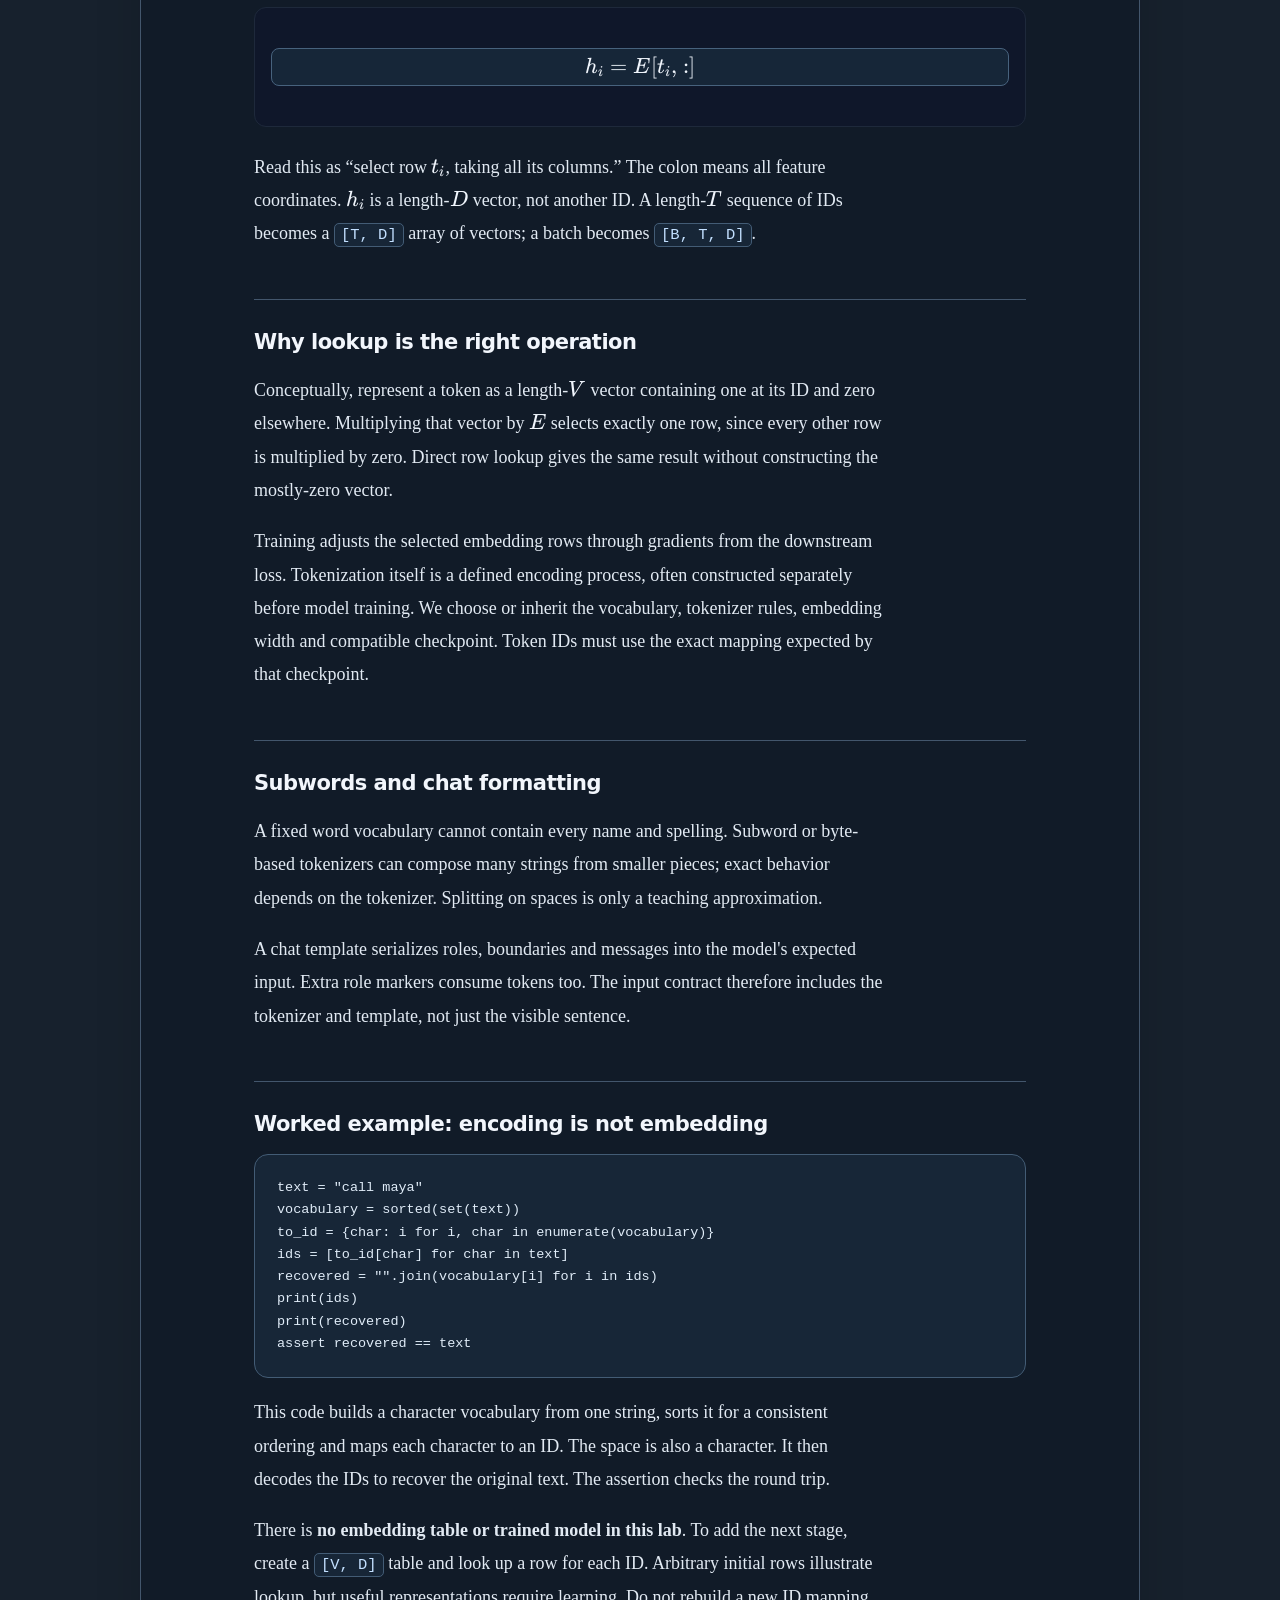
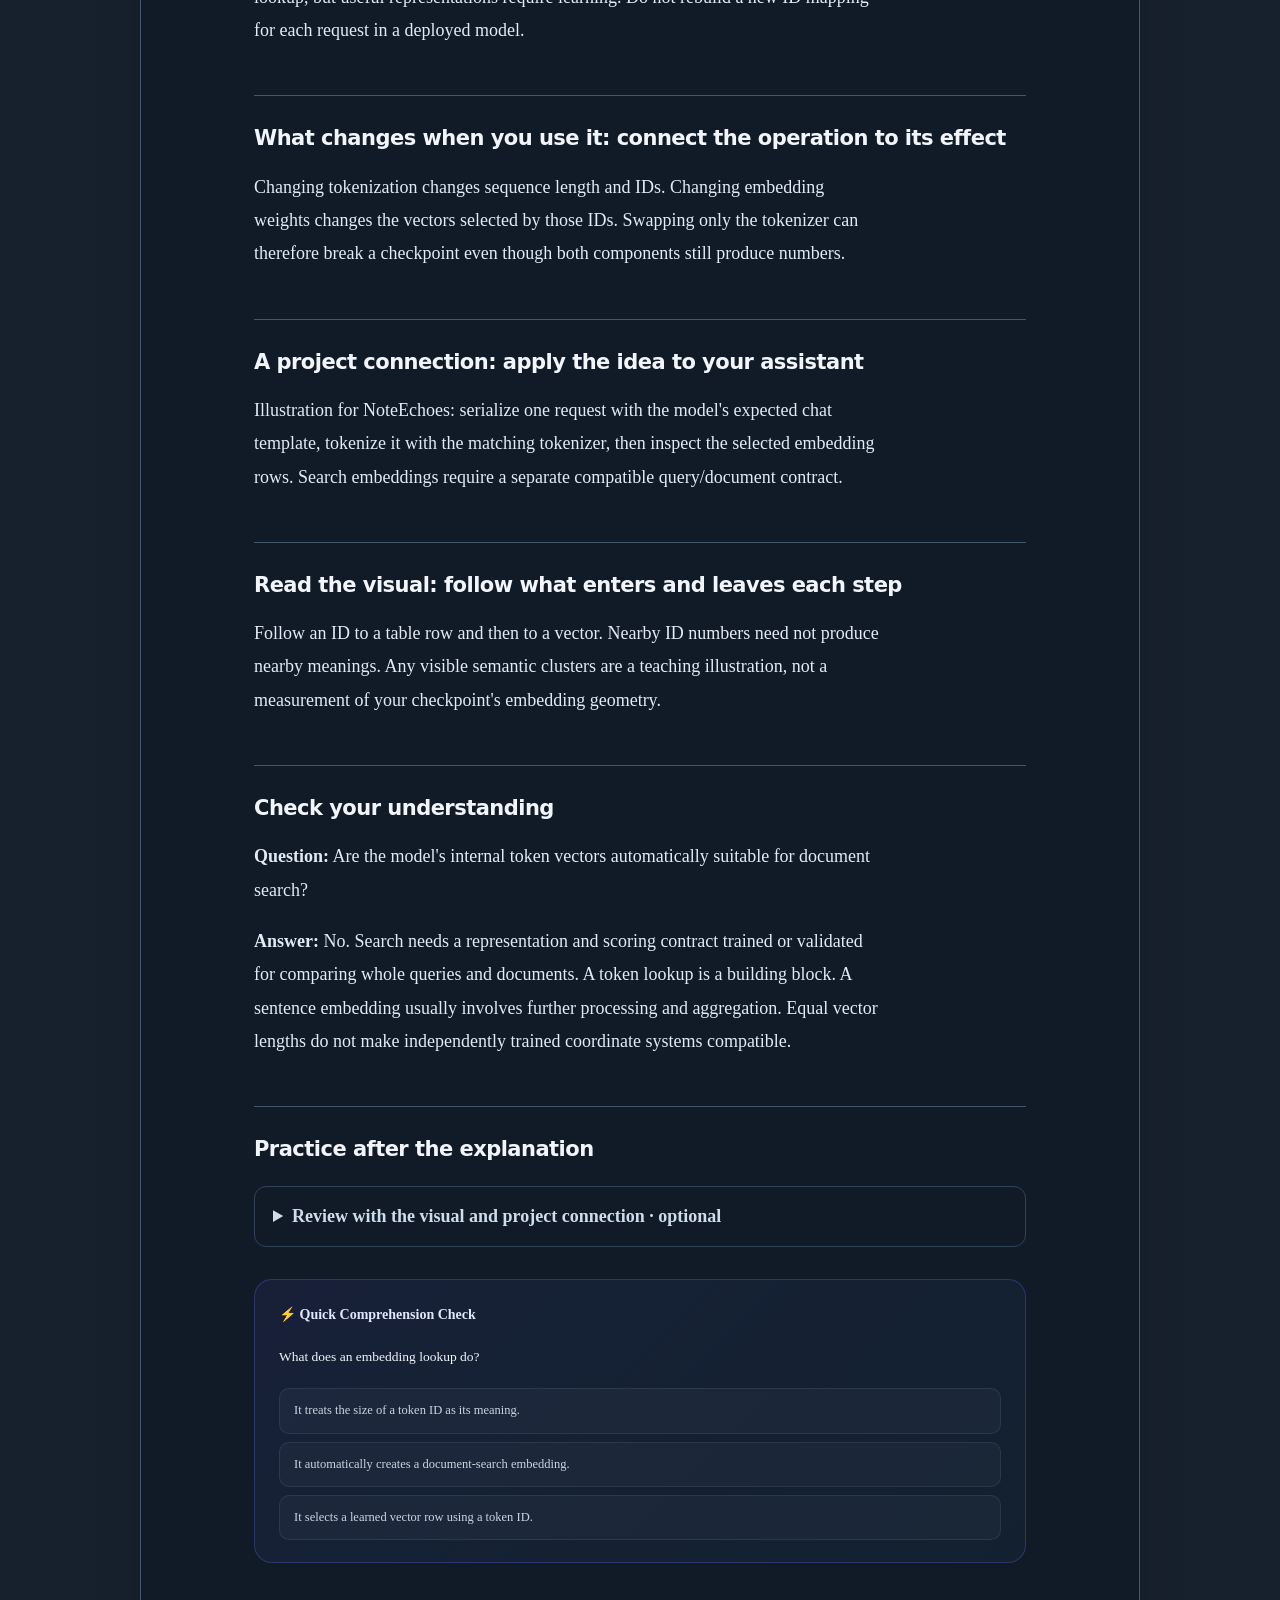
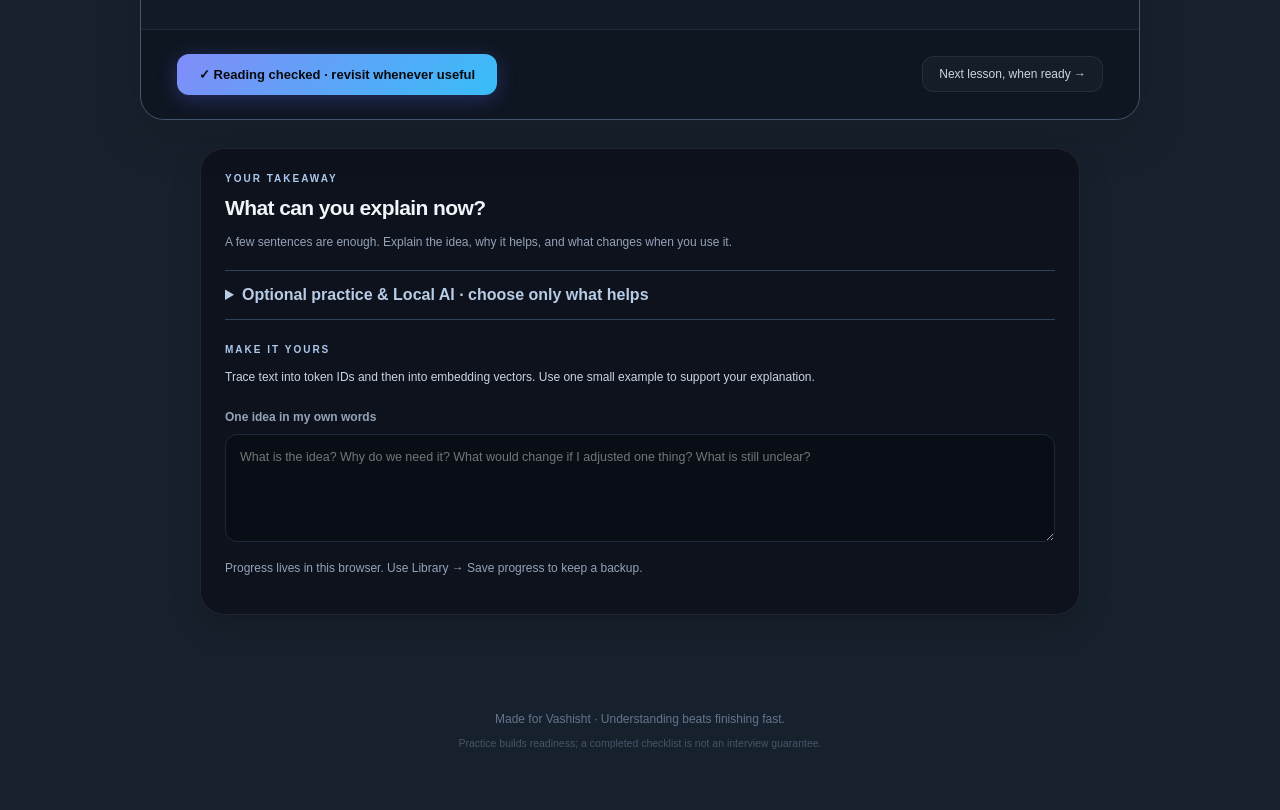
<file: classic-dashboard.html>
<!doctype html>
<html lang="en">
<head>
  <meta charset="utf-8">
  <meta name="viewport" content="width=device-width,initial-scale=1">
  <meta name="color-scheme" content="dark">
  <meta name="theme-color" content="#07090e">
  <meta name="apple-mobile-web-app-capable" content="yes">
  <meta name="apple-mobile-web-app-status-bar-style" content="black-translucent">
  <title>Orbit · Your AI Engineering Odyssey</title>
  <link rel="manifest" href="manifest.json">
  <link rel="stylesheet" href="reader/vendor/katex.min.css">
  <link rel="stylesheet" href="orbit.css?v=dark-reader-2">








<link rel="stylesheet" href="learning-guides.css?v=dark-reader-2"><link rel="stylesheet" href="reading-layout.css?v=dark-reader-2"><script defer src="dashboard.bundle.js?v=dark-reader-2"></script><link rel="stylesheet" href="training-story.css?v=dark-reader-2"><link rel="stylesheet" href="textbook.css?v=dark-reader-2"></head>
<body class="study-dashboard">
  <a class="skip" href="#reading">Skip to reading</a>
  <canvas id="confetti-canvas" class="confetti-canvas" aria-hidden="true"></canvas>

  <header class="topbar">
    <div class="top-brand-group">
      <a class="brand" href="#day-1">
        <span class="brandmark">◈</span> orbit
        <span class="brandby">/ AI ENGINEERING</span>
      </a>
    </div>

    <details class="study-tools"><summary>Tools & saved progress</summary>
    <div class="study-tools-panel">
    <!-- Gamified Player Bar -->
    <div class="gamify-bar" id="gamify-bar">
      <!-- Streak Pill -->
      <div class="stat-pill streak-pill" id="streak-pill" title="Consecutive daily study streak">
        <span class="flame-icon">🔥</span>
        <b id="streak-val">1</b>
        <span class="pill-label">day streak</span>
      </div>

      <!-- Player XP & Rank Pill -->
      <div class="stat-pill xp-pill" id="xp-pill" role="button" tabindex="0" title="Click to inspect Rank & XP breakdown">
        <span class="rank-badge-icon" id="rank-icon">⚡</span>
        <div class="xp-details">
          <div class="rank-name-row">
            <span class="rank-title" id="rank-title">Neuron Novice</span>
            <span class="rank-lvl" id="rank-lvl">LVL 1</span>
          </div>
          <div class="xp-bar-track">
            <div class="xp-bar-fill" id="xp-fill"></div>
          </div>
        </div>
        <span class="xp-text" id="xp-text">0 / 250 XP</span>
      </div>
    </div>

    <div class="topright">
      <!-- Achievements Showcase Button -->
      <button id="achievements-btn" class="icon-action" aria-label="Open achievements and badges" title="Badges & Achievements">
        <span class="action-icon">🏆</span>
        <span id="badge-count-badge" class="badge-counter">0/12</span>
      </button>

      <button id="job-audit-pill" type="button" class="nav-pill" title="Visual gallery and job readiness audit">🎬 <span>Gallery &amp; Job Audit</span></button>
      <a class="nav-pill" href="practice.html" title="Python editor + test cases">⌨️ <span>Code Lab</span></a>
      <a class="nav-pill" href="ai-depth/index.html#overview" aria-label="Separate résumé study track" title="Additional study based on your résumé">📚 <span>Résumé track</span></a>
      <a class="nav-pill" href="visual-map.html" title="Diagrams of the whole course">🗺️ <span>Visual map</span></a>
      <a class="nav-pill" href="ai-vocabulary.html" aria-label="AI vocabulary and formula cheat sheet" title="AI vocabulary, tensor shapes and formulas">📐 <span>Cheat sheet</span></a>

      <!-- Audio Mute/Unmute Toggle -->
      <button id="sound-btn" class="icon-action" aria-label="Toggle sound effects" title="Sound feedback (on/off)">
        <span id="sound-icon" class="action-icon">🔊</span>
      </button>

      <span id="saved" class="save-status">Saved on this browser</span>
      <button id="menu" class="icon" aria-label="Open library and resources" aria-expanded="false" aria-controls="library">
        <span></span><span></span>
      </button>
    </div>
    </div>
    </details>
  </header>

  <main>
    <section class="journey">
      <div class="hero">
        <div>
          <p class="eyebrow">YOUR NEXT CHAPTER</p>
          <h1>One useful idea.<br><span>At your pace.</span></h1>
          <p class="intro">Five chapters. Thirty lessons. No deadline.<br>Learn one idea, try it, then explain it in your own words.</p>
        </div>
        <div class="mastery" title="Lessons whose reading you marked complete; a self-report, not a test score">
          <svg viewBox="0 0 120 120" aria-hidden="true">
            <circle class="ringbase" cx="60" cy="60" r="51"/>
            <circle id="ring" cx="60" cy="60" r="51"/>
          </svg>
          <div>
            <b id="overall">0</b>
            <span>READINGS CHECKED</span>
          </div>
        </div>
      </div>

      <details class="chapter-browser"><summary>Explore the five chapters · optional 30-session plan</summary>
      <div class="journey-head">
        <div>
          <p class="eyebrow" id="stage"></p>
          <h2>Your learning path</h2>
        </div>
        <div class="journey-actions">
          <button id="resume" class="subtle highlight-pulse">Continue reading ↗</button>
        </div>
      </div>

      <nav class="week-tabs" aria-label="Journey stages" id="weeks"></nav>

      <div class="map-wrap">
        <button class="map-arrow" id="map-prev" aria-label="Scroll learning path left">←</button>
        <div id="level-map" class="level-map" role="navigation" aria-label="Choose a lesson"></div>
        <button class="map-arrow" id="map-next" aria-label="Scroll learning path right">→</button>
      </div>
      <div class="map-caption">
        <span>Thirty sessions is a suggestion. Repeat a lesson whenever it helps.</span>
        <span id="total-tasks">0 / 180 tasks</span>
      </div>
      </details>
    </section>

    <section id="day-panel" class="day-panel">
      <div class="day-heading">
        <div>
          <p class="eyebrow" id="day-kicker"></p>
          <h2 id="day-title"></h2>
          <p id="day-subtitle"></p>
        </div>
        <div class="day-progress">
          <strong id="day-percent">0%</strong>
          <span id="day-count">0 of 6 complete</span>
          <div class="day-progress-track"><i id="day-fill"></i></div>
        </div>
      </div>

      <section id="session-goal" class="session-goal" aria-label="Your learning goal"></section>
      <div class="workspace" id="workspace">
        <article class="book" id="book-panel">
          <div class="bookbar">
            <div class="read-progress-track" aria-hidden="true"><div id="read-progress-bar" class="read-progress-bar"></div></div>
            <div class="view-tabs" role="group" aria-label="Lesson view">
              <button id="read-tab" aria-pressed="true">📖 Read & experiment</button>
              <button id="b1b-tab" aria-pressed="false">🎬 Lesson animation</button>
              <button id="interview-tab" aria-pressed="false">🧠 Recall</button>
              <details class="extra-views"><summary>Apply it to a project · optional</summary>
              <button id="localai-tab" aria-pressed="false">⚡ Local AI lesson</button>
              <button id="simulator-tab" aria-pressed="false">⚡ NoteEchoes Lab</button>
              </details>
            </div>
            <div class="bookbar-right">
              <span id="readtime-left" class="readtime-ticker">⏱️ 4 min left</span>
              <button id="focus-btn" class="focus-btn" aria-pressed="false" title="Toggle distraction-free Focus Mode">
                <span class="focus-icon">🎯</span> Focus
              </button>
            </div>
          </div>

          <div id="reading" tabindex="-1"></div>

          <div class="lesson-footer">
            <button id="finish-reading" class="primary">
              <span class="check-icon">✓</span> I can explain this lesson (+100 XP)
            </button>
            <button id="next-day" class="subtle">Next lesson, when ready →</button>
          </div>
        </article>

        <aside class="mission" id="mission-panel">
          <div class="mission-header">
            <p class="eyebrow">YOUR TAKEAWAY</p>
            <h3>What can you explain now?</h3>
          </div>
          <p class="mission-intro">A few sentences are enough. Explain the idea, why it helps, and what changes when you use it.</p>

          <details class="optional-practice"><summary>Optional practice & Local AI · choose only what helps</summary>
          <p>You do not need to complete these activities to move on. Coding and system design can be separate study sessions.</p>
          <div id="spotlight-card"></div>
          <div id="checklist"></div>
          </details>

          <div class="evidence">
            <p class="eyebrow">MAKE IT YOURS</p>
            <p id="evidence"></p>
            <label for="notes">One idea in my own words</label>
            <textarea id="notes" rows="4" placeholder="What is the idea? Why do we need it? What would change if I adjusted one thing? What is still unclear?"></textarea>
          </div>
          <p class="quiet">Progress lives in this browser. Use Library → Save progress to keep a backup.</p>
        </aside>
      </div>
    </section>

    <footer>
      Made for Vashisht · Understanding beats finishing fast.<br>
      <span>Practice builds readiness; a completed checklist is not an interview guarantee.</span>
    </footer>
  </main>

  <!-- Library Modal -->
  <dialog id="library">
    <div class="drawer-head">
      <div>
        <p class="eyebrow">YOUR LIBRARY</p>
        <h2>Everything, in its place.</h2>
      </div>
      <button id="close-menu" class="icon" aria-label="Close library">✕</button>
    </div>
    <p class="quiet">Your current lesson stays on the main page. These are here when you need them.</p>
    <nav class="library-links">
      <a href="practice.html"><b>⌨️ Code Lab</b><span>84 coding problems with company sources, explanations and tests ↗</span></a>
      <a href="practice.html?tab=terminal"><b>🖥️ Python terminal</b><span>Run any Python in your browser ↗</span></a>
      <a href="visual-map.html"><b>🗺️ Visual map</b><span>Diagrams of the whole course, pipelines and quantization chart ↗</span></a>
      <a href="AI_Textbook.pdf" download><b>Original book</b><span>Download the original PDF ↗</span></a>
      <a href="beginner/Beginner_AI_Engineering.pdf" download><b>Expanded beginner book</b><span>Plain-language explanations, math and code ↗</span></a>
      <a href="NoteEchoes_AI_Cheatsheet.pdf" download><b>Interview cheat sheet</b><span>Download the concise PDF ↗</span></a>
      <a href="model-process.html"><b>Inside NoteEchoes</b><span>Model, training pipeline, evaluation and metrics ↗</span></a>
      <a href="interviews.html"><b>Interview question bank</b><span>Explain, diagnose and defend your choices ↗</span></a>
      <a href="reader/index.html"><b>Advanced reference</b><span>Deeper existing chapters and laboratories ↗</span></a>
      <a href="beginner/Beginner_Labs.zip" download><b>All beginner labs</b><span>Python exercises and the tiny transformer ↗</span></a>
      <a href="beginner/references.html"><b>Sources & scope</b><span>Primary references and evidence boundaries ↗</span></a>
    </nav>
    <div class="backup">
      <button id="export" class="subtle">Save progress</button>
      <label class="subtle" for="import">Restore progress<input type="file" id="import" accept="application/json,.json" hidden></label>
    </div>
    <p id="backup-status" role="status"></p>
  </dialog>

  <!-- Achievements Showcase Modal -->
  <dialog id="achievements-modal" class="game-dialog">
    <div class="drawer-head">
      <div>
        <p class="eyebrow">ENGINEERING HONORS</p>
        <h2>Achievements & Badges</h2>
      </div>
      <button id="close-achievements" class="icon" aria-label="Close achievements">✕</button>
    </div>
    <div class="achieve-summary">
      <div class="achieve-stat-card">
        <span class="achieve-stat-num" id="achieve-unlocked-count">0</span>
        <span class="achieve-stat-lbl">Unlocked</span>
      </div>
      <div class="achieve-stat-card">
        <span class="achieve-stat-num" id="achieve-total-xp">0</span>
        <span class="achieve-stat-lbl">Total XP Earned</span>
      </div>
      <div class="achieve-stat-card">
        <span class="achieve-stat-num" id="achieve-current-rank">Neuron Novice</span>
        <span class="achieve-stat-lbl">Current Title</span>
      </div>
    </div>
    <div class="badge-grid" id="badge-grid"></div>
  </dialog>

  <!-- Toast Notification -->
  <div id="toast" role="status" aria-live="polite"></div>

  <!-- Floating XP popup container -->
  <div id="xp-float-container" class="xp-float-container" aria-hidden="true"></div>

  <!-- Unlocked Celebration Banner -->
  <div id="celebration-banner" class="celebration-banner" aria-live="assertive">
    <div class="banner-content">
      <span class="banner-icon">🎖️</span>
      <div>
        <strong id="banner-title">Achievement Unlocked!</strong>
        <p id="banner-desc">You earned a new milestone badge.</p>
      </div>
    </div>
  </div>

  <noscript>This course needs JavaScript. You can still open <a href="beginner/Beginner_AI_Engineering.pdf">the beginner PDF</a>.</noscript>
</body>
</html>
</file>
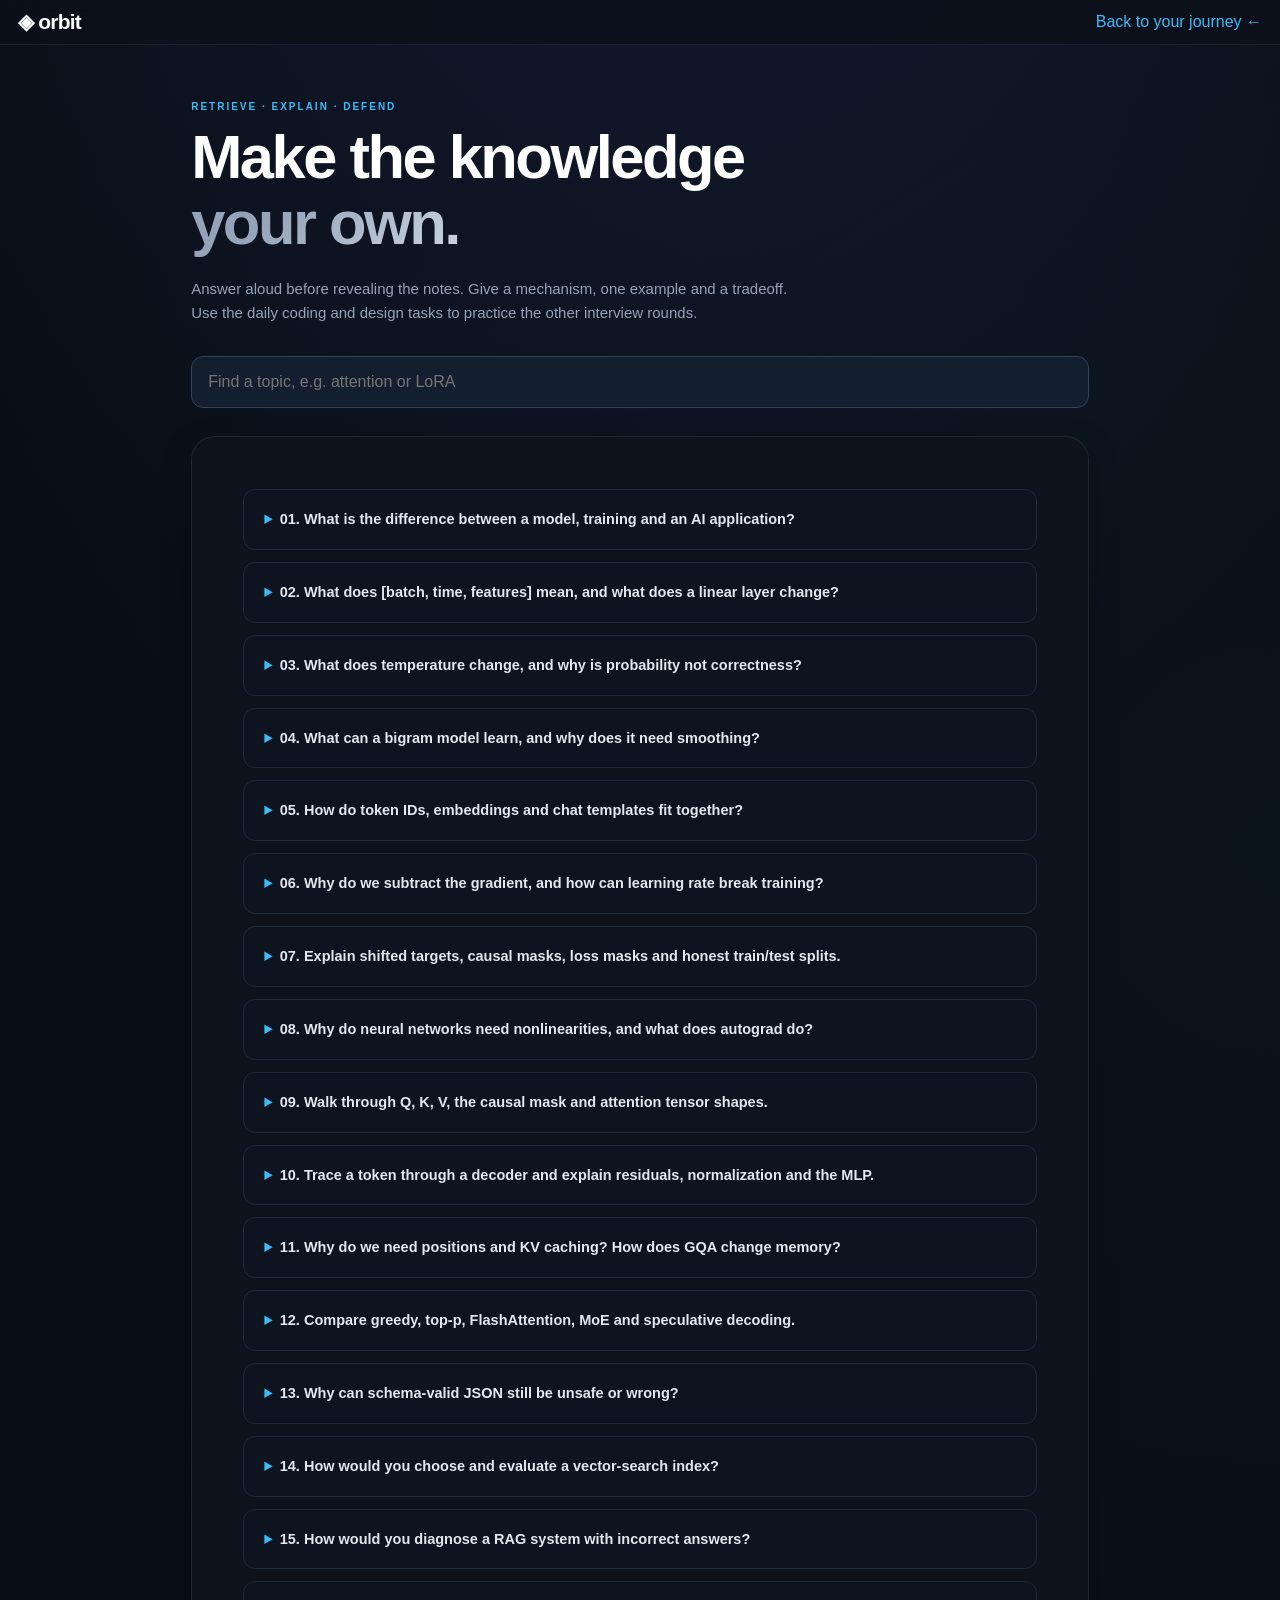
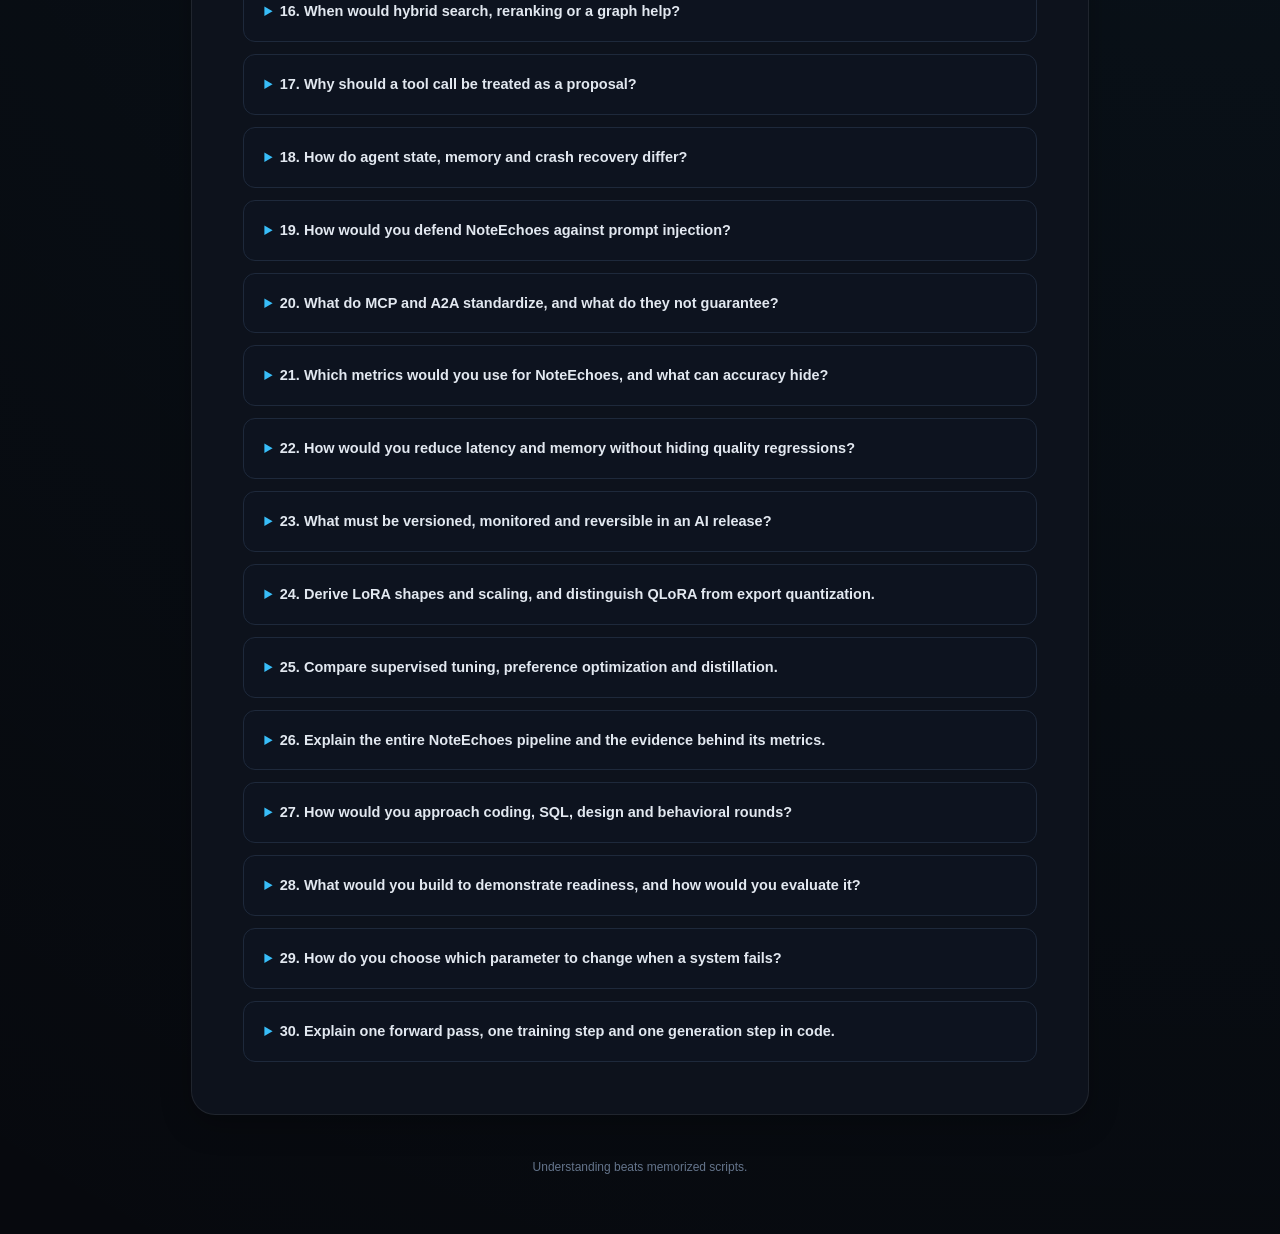
<file: interviews.html>
<!doctype html><html lang="en"><head><meta charset="utf-8"><meta name="viewport" content="width=device-width,initial-scale=1"><title>Interview practice · Orbit</title><link rel="stylesheet" href="orbit.css"><link rel="stylesheet" href="reader/vendor/katex.min.css"><script src="reader/vendor/marked.js"></script><script src="reader/vendor/katex.min.js"></script><script src="beginner/course.js"></script><script defer src="interviews.js"></script></head><body><header class="topbar"><a class="brand" href="index.html">◈ orbit</a><a href="index.html">Back to your journey ←</a></header><main style="max-width:1000px"><section class="journey"><p class="eyebrow">RETRIEVE · EXPLAIN · DEFEND</p><h1>Make the knowledge<br><span>your own.</span></h1><p class="intro">Answer aloud before revealing the notes. Give a mechanism, one example and a tradeoff.<br>Use the daily coding and design tasks to practice the other interview rounds.</p><input id="question-search" type="search" aria-label="Find an interview topic" placeholder="Find a topic, e.g. attention or LoRA" style="width:100%;padding:16px;margin-top:30px;background:#131e2e;color:#eaf2ff;border:1px solid #34435d;border-radius:12px"></section><article id="reading" class="book"></article><footer>Understanding beats memorized scripts.</footer></main></body></html>
</file>
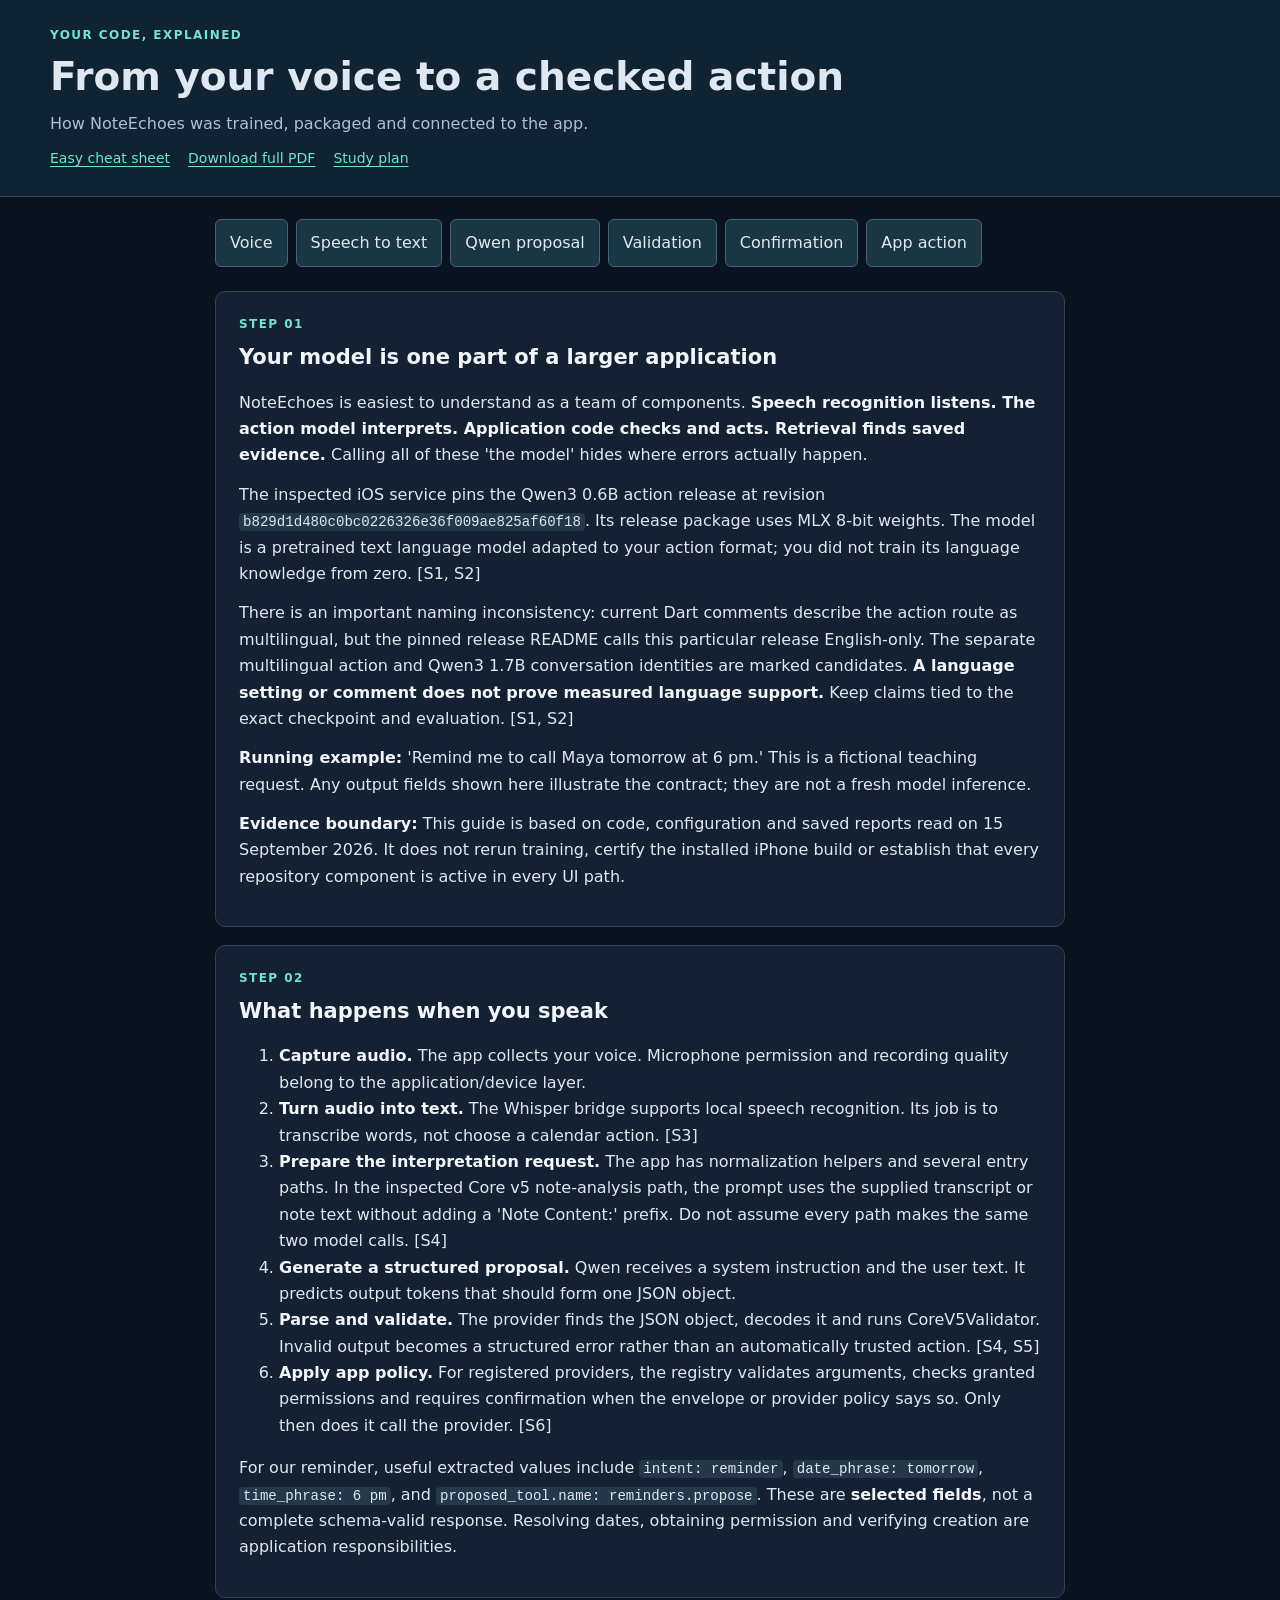
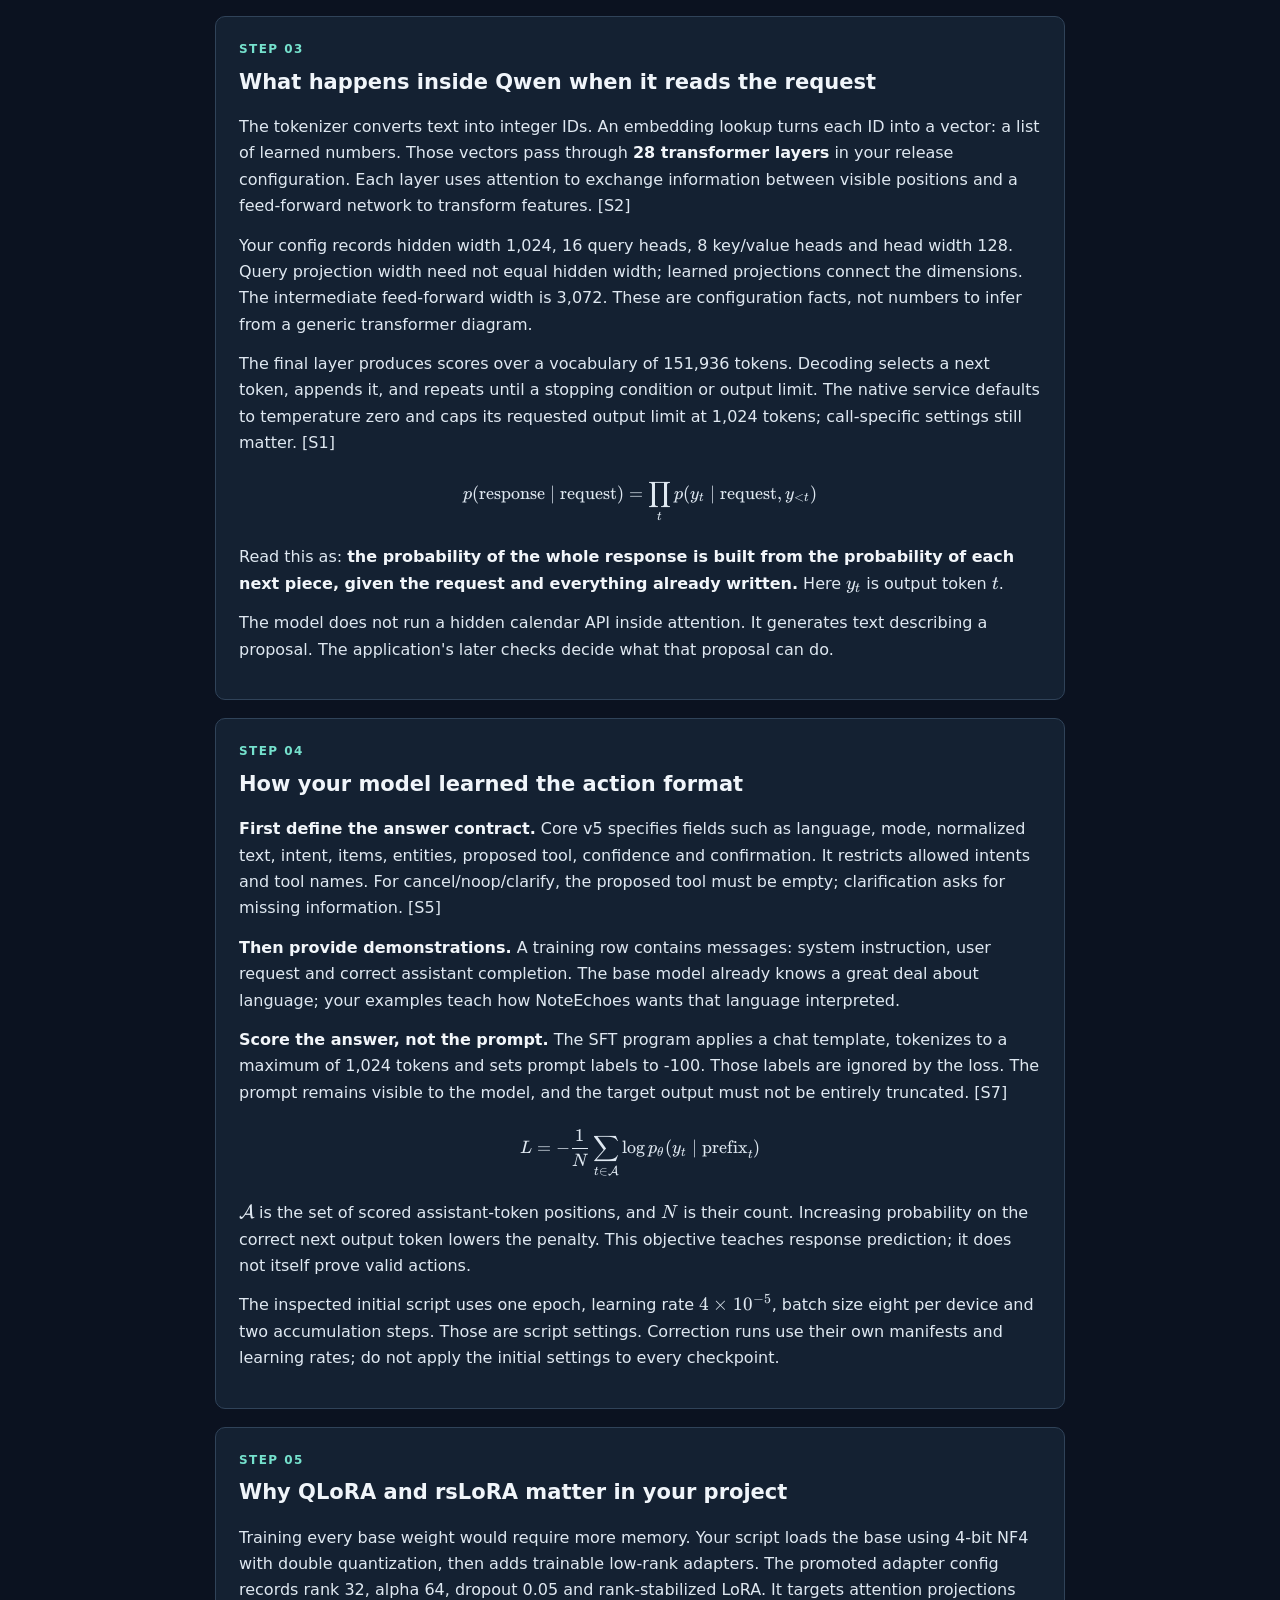
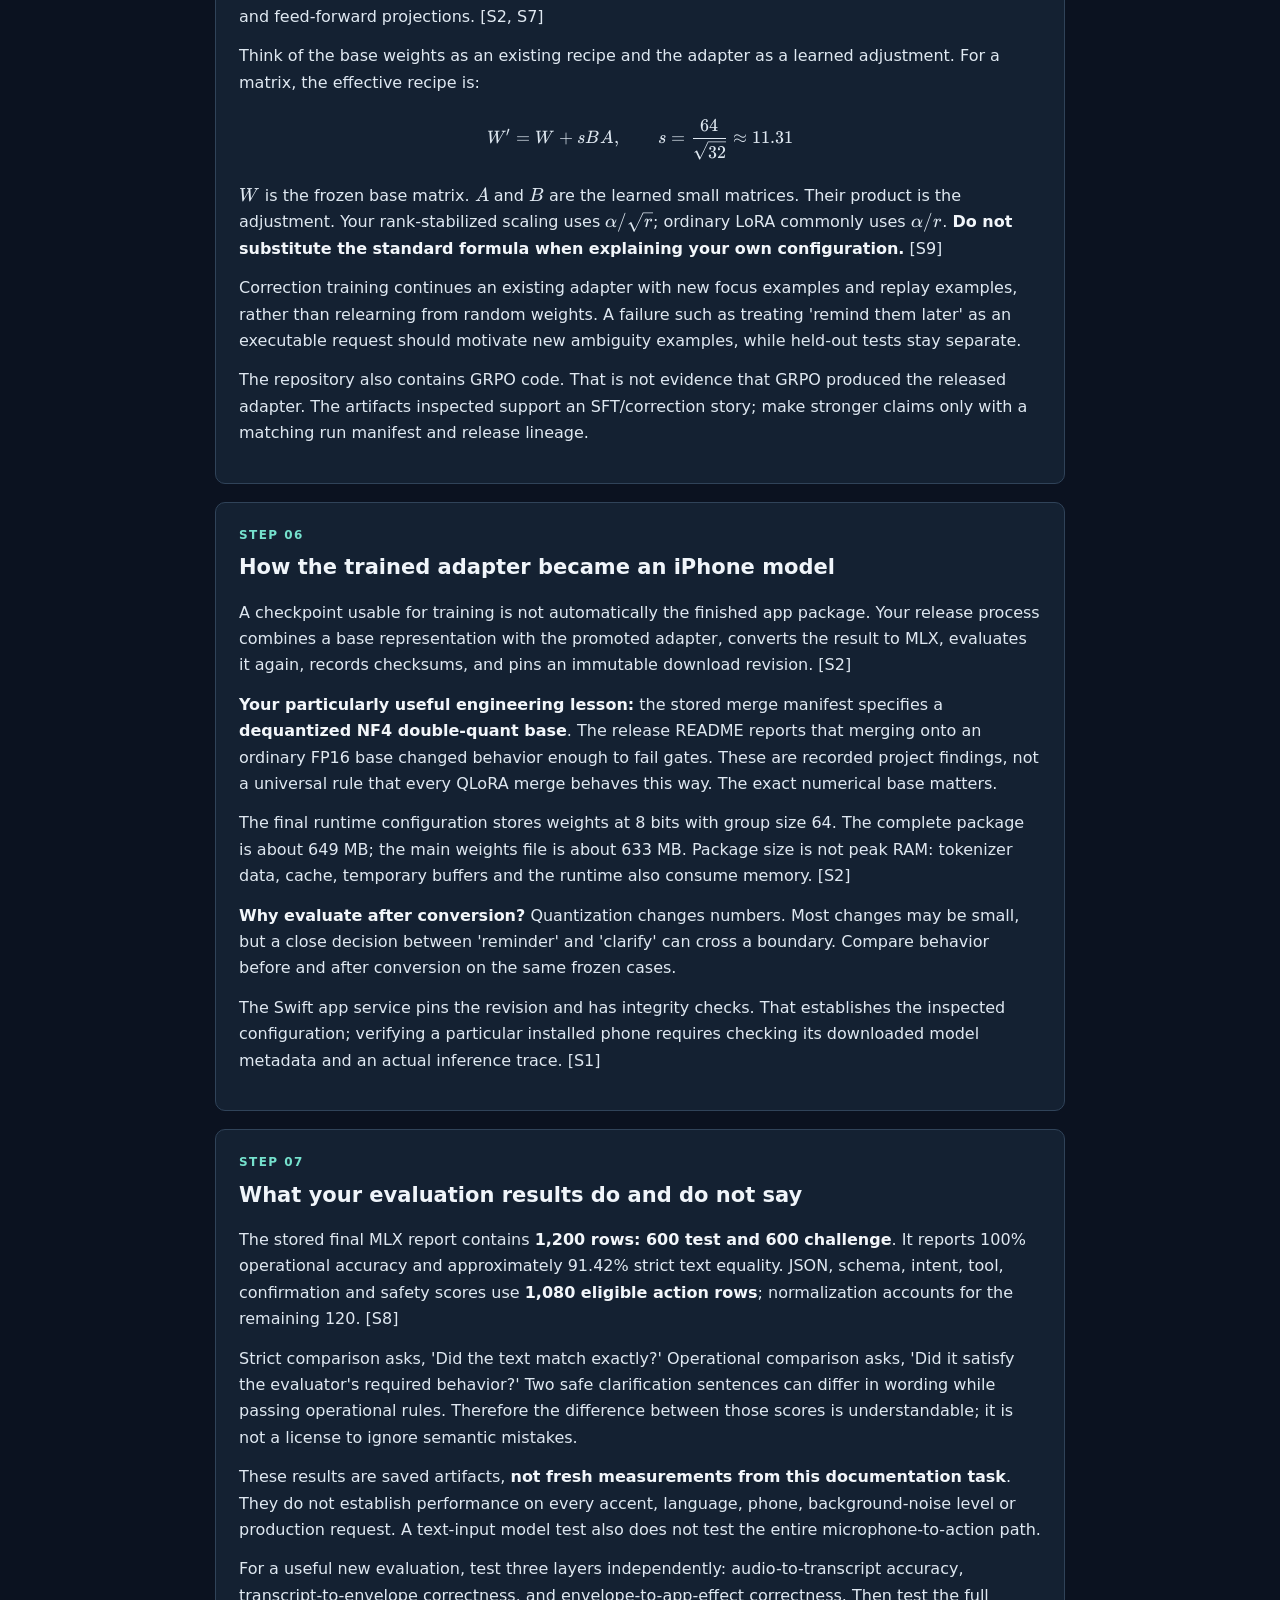
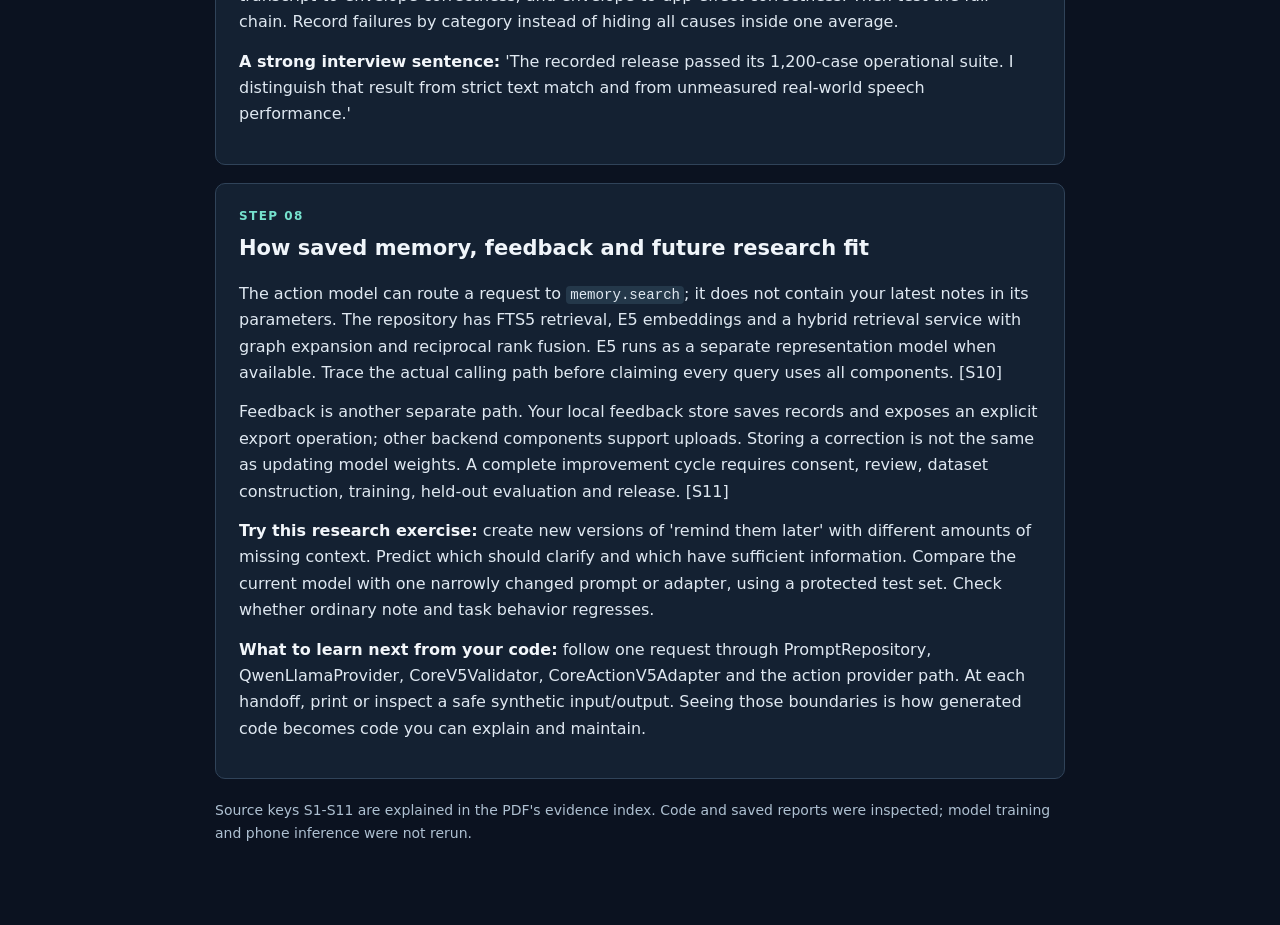
<file: model-process.html>
<!doctype html><html lang="en"><head><meta charset="utf-8"><meta name="viewport" content="width=device-width,initial-scale=1"><title>How your NoteEchoes model works</title><link rel="stylesheet" href="reader/vendor/katex.min.css"><script src="reader/vendor/katex.min.js"></script><script src="reader/vendor/marked.js"></script><script src="model-process-data.js"></script><style>
:root{color-scheme:dark;font:16px/1.65 system-ui,sans-serif;background:#0b1220;color:#dfe8f1;--muted:#aec0d1;--accent:#75e1cd;--border:#304359}*{box-sizing:border-box}body{margin:0}header{background:#102333;border-bottom:1px solid var(--border);padding:26px max(20px,calc((100vw - 1180px)/2))}header p{color:var(--muted);margin:10px 0}h1{font-size:clamp(27px,4vw,39px);line-height:1.2;margin:8px 0}h2{font-size:21px;line-height:1.35;color:#f0f5fa;margin:8px 0 18px}a{color:var(--accent);text-underline-offset:3px}header nav{display:flex;gap:18px;flex-wrap:wrap;font-size:14px}.eyebrow,.number{font-size:12px;letter-spacing:.12em;color:var(--accent);font-weight:700}.wrap{max-width:1220px;margin:auto;padding:22px 20px 60px}.route{border-left:3px solid var(--accent);padding:1px 18px;margin:5px 0 25px}.route p{margin:8px 0}.toolbar{display:flex;gap:10px;flex-wrap:wrap;align-items:center;margin:20px 0}input,button{font:inherit;color:inherit;background:#142132;border:1px solid var(--border);border-radius:7px;padding:10px 14px;min-height:44px}input{flex:1;min-width:180px}button{cursor:pointer}button[aria-pressed=true]{background:#75e1cd;color:#092921}button:focus-visible,a:focus-visible,input:focus-visible{outline:3px solid #f2c06b;outline-offset:3px}.grid{display:grid;grid-template-columns:1fr 1fr;gap:18px;align-items:start}.card{background:#142132;border:1px solid var(--border);border-radius:10px;padding:23px;scroll-margin-top:16px;min-width:0}.card p{margin:13px 0}.card strong{color:#f2f6fa}.equation{overflow-x:auto;padding:10px 2px;font-size:.94em}.katex-display{margin:0}.chapter-links{border-top:1px solid var(--border);padding-top:13px;margin-top:20px;font-size:13px;color:var(--muted)}.chapter-links a{display:inline-block;margin:0 9px 0 0}.research{border-left:2px solid #f2c06b;padding-left:12px}.trap{color:#e5ca9b}code{background:#24384a;border-radius:4px;padding:1px 4px;font-size:.88em}.count,footer{font-size:13px;color:var(--muted)}.formula-only .card p,.formula-only .research,.formula-only .trap{display:none}.formula-only .card p:has(.katex){display:block}.formula-only .chapter-links{display:block}.formula-only .card h2{font-size:18px}#empty{padding:35px;text-align:center}footer{margin-top:25px}::selection{background:#285e64;color:white}@media(max-width:800px){.grid{grid-template-columns:1fr}.card{padding:19px}.wrap{padding:20px 16px}.toolbar button{font-size:14px}}@media print{:root{color-scheme:light;background:white;color:#172e40}header{background:white}header nav,.toolbar,.route,.count,footer{display:none}.grid{display:block}.card{background:white;color:#172e40;break-inside:avoid;border-color:#aaa;margin-bottom:16px}h1,h2,.card strong{color:#102737}a,.number{color:#006963}.trap{color:#654600}.wrap{padding:0}.card{padding:15px}.chapter-links{display:none}body{font-size:11px}.katex{font-size:1.1em}}
.easy h3{font-size:15px;color:#75e1cd;margin:16px 0 5px}.easy p{margin:6px 0 15px}.technical{margin-top:20px;border-top:1px solid var(--border);padding-top:12px}.technical summary{color:#75e1cd;font-weight:600;cursor:pointer}.formula-only .easy{display:none} .grid{grid-template-columns:1fr;max-width:850px;margin:auto}.flow{display:flex;gap:8px;flex-wrap:wrap;max-width:850px;margin:0 auto 24px}.flow span{padding:10px 14px;background:#193642;border:1px solid #436575;border-radius:6px}.source-note{max-width:850px;margin:20px auto;font-size:14px;color:#aec0d1}</style></head><body><header><div class="eyebrow">YOUR CODE, EXPLAINED</div><h1>From your voice to a checked action</h1><p>How NoteEchoes was trained, packaged and connected to the app.</p><nav><a href="cheatsheet.html">Easy cheat sheet</a><a href="NoteEchoes_AI_Cheatsheet.pdf" download>Download full PDF</a><a href="index.html">Study plan</a></nav></header><main class="wrap"><div class="flow"><span>Voice</span><span>Speech to text</span><span>Qwen proposal</span><span>Validation</span><span>Confirmation</span><span>App action</span></div><div id="process" class="grid"></div><p class="source-note">Source keys S1-S11 are explained in the PDF's evidence index. Code and saved reports were inspected; model training and phone inference were not rerun.</p></main><script>function render(s){let blocks=[];s=s.replace(/^\$\$ (.+) \$\$$/gm,(_,m)=>{blocks.push('<div class="equation">'+katex.renderToString(m,{displayMode:true,throwOnError:true})+'</div>');return '\n\nMATHBLOCK'+(blocks.length-1)+'END\n\n'});s=s.replace(/\$([^$\n]+)\$/g,(_,m)=>katex.renderToString(m,{throwOnError:true}));return marked.parse(s).replace(/<p>MATHBLOCK(\d+)END<\/p>/g,(_,n)=>blocks[+n])}document.querySelector('#process').innerHTML=MODEL_PROCESS.map(p=>'<article class="card"><div class="number">STEP '+p.id+'</div><h2>'+p.title+'</h2>'+render(p.body)+'</article>').join('');</script></body></html>
</file>
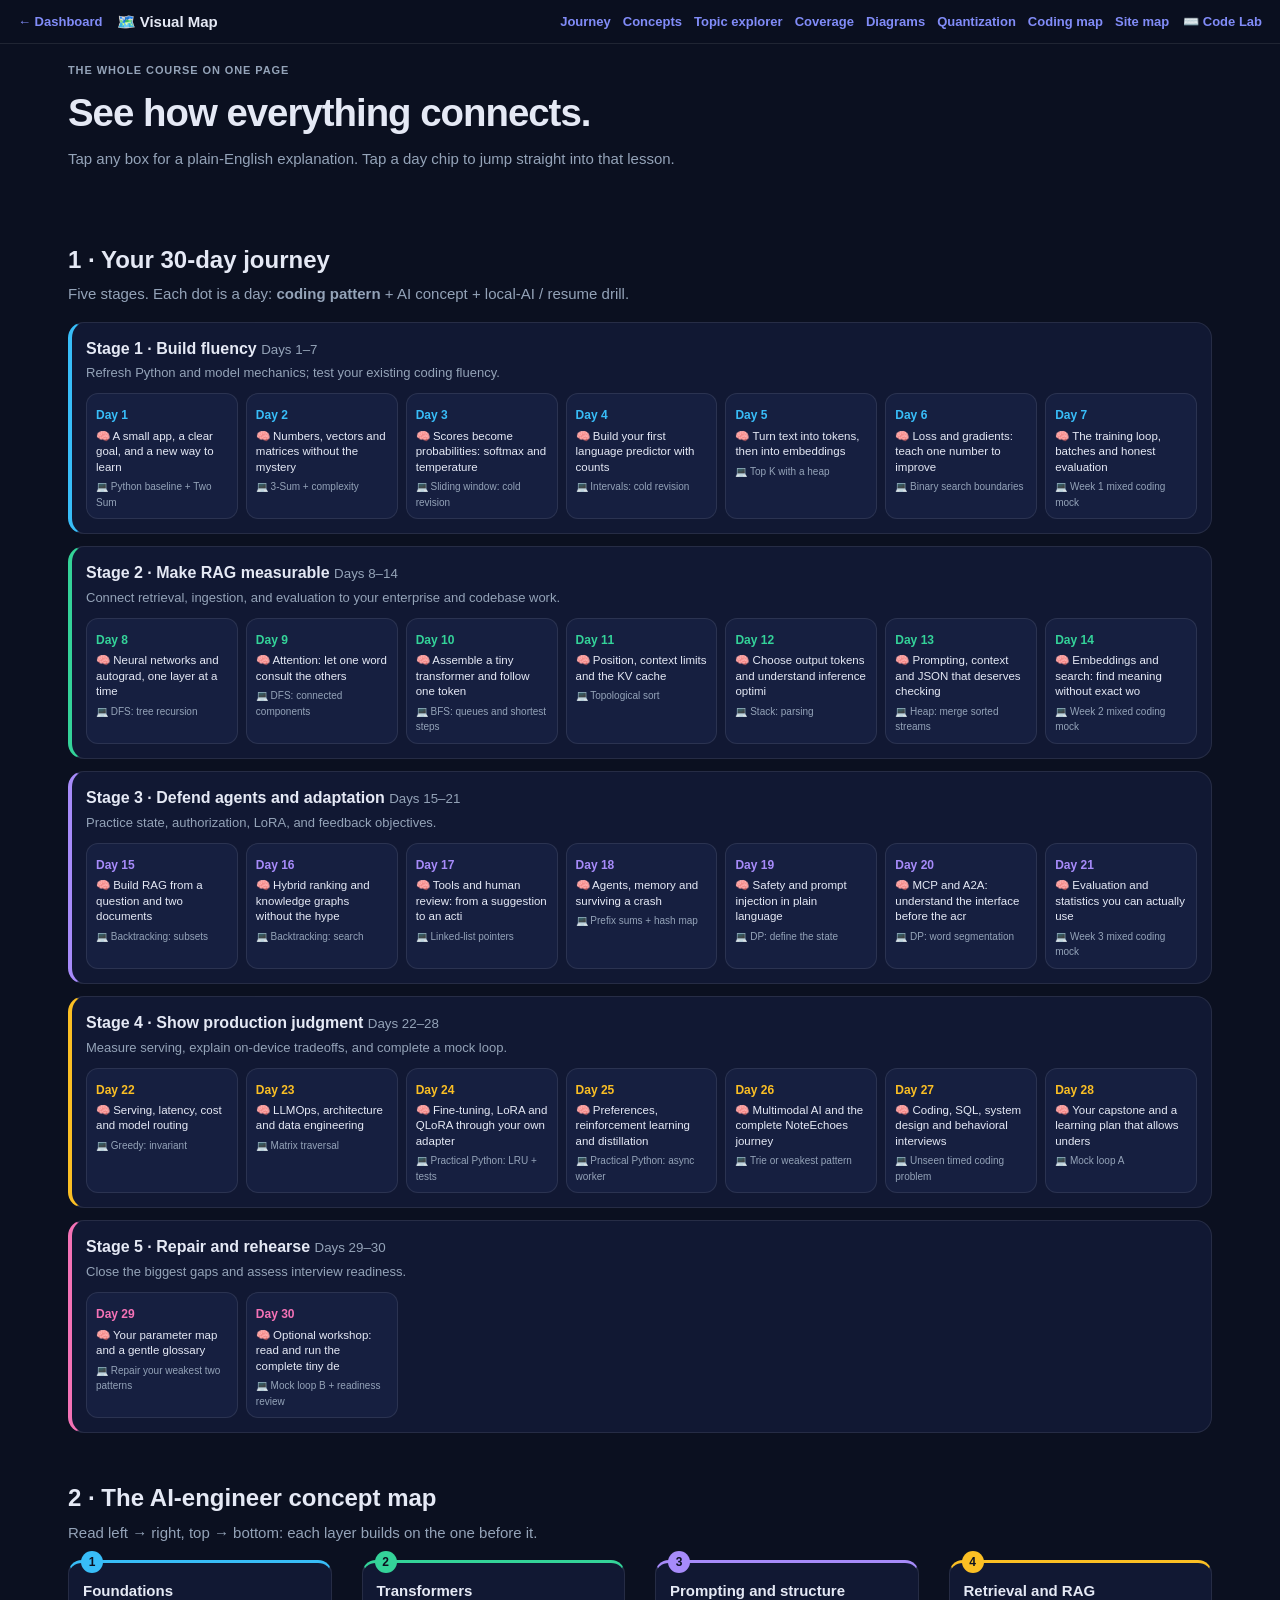
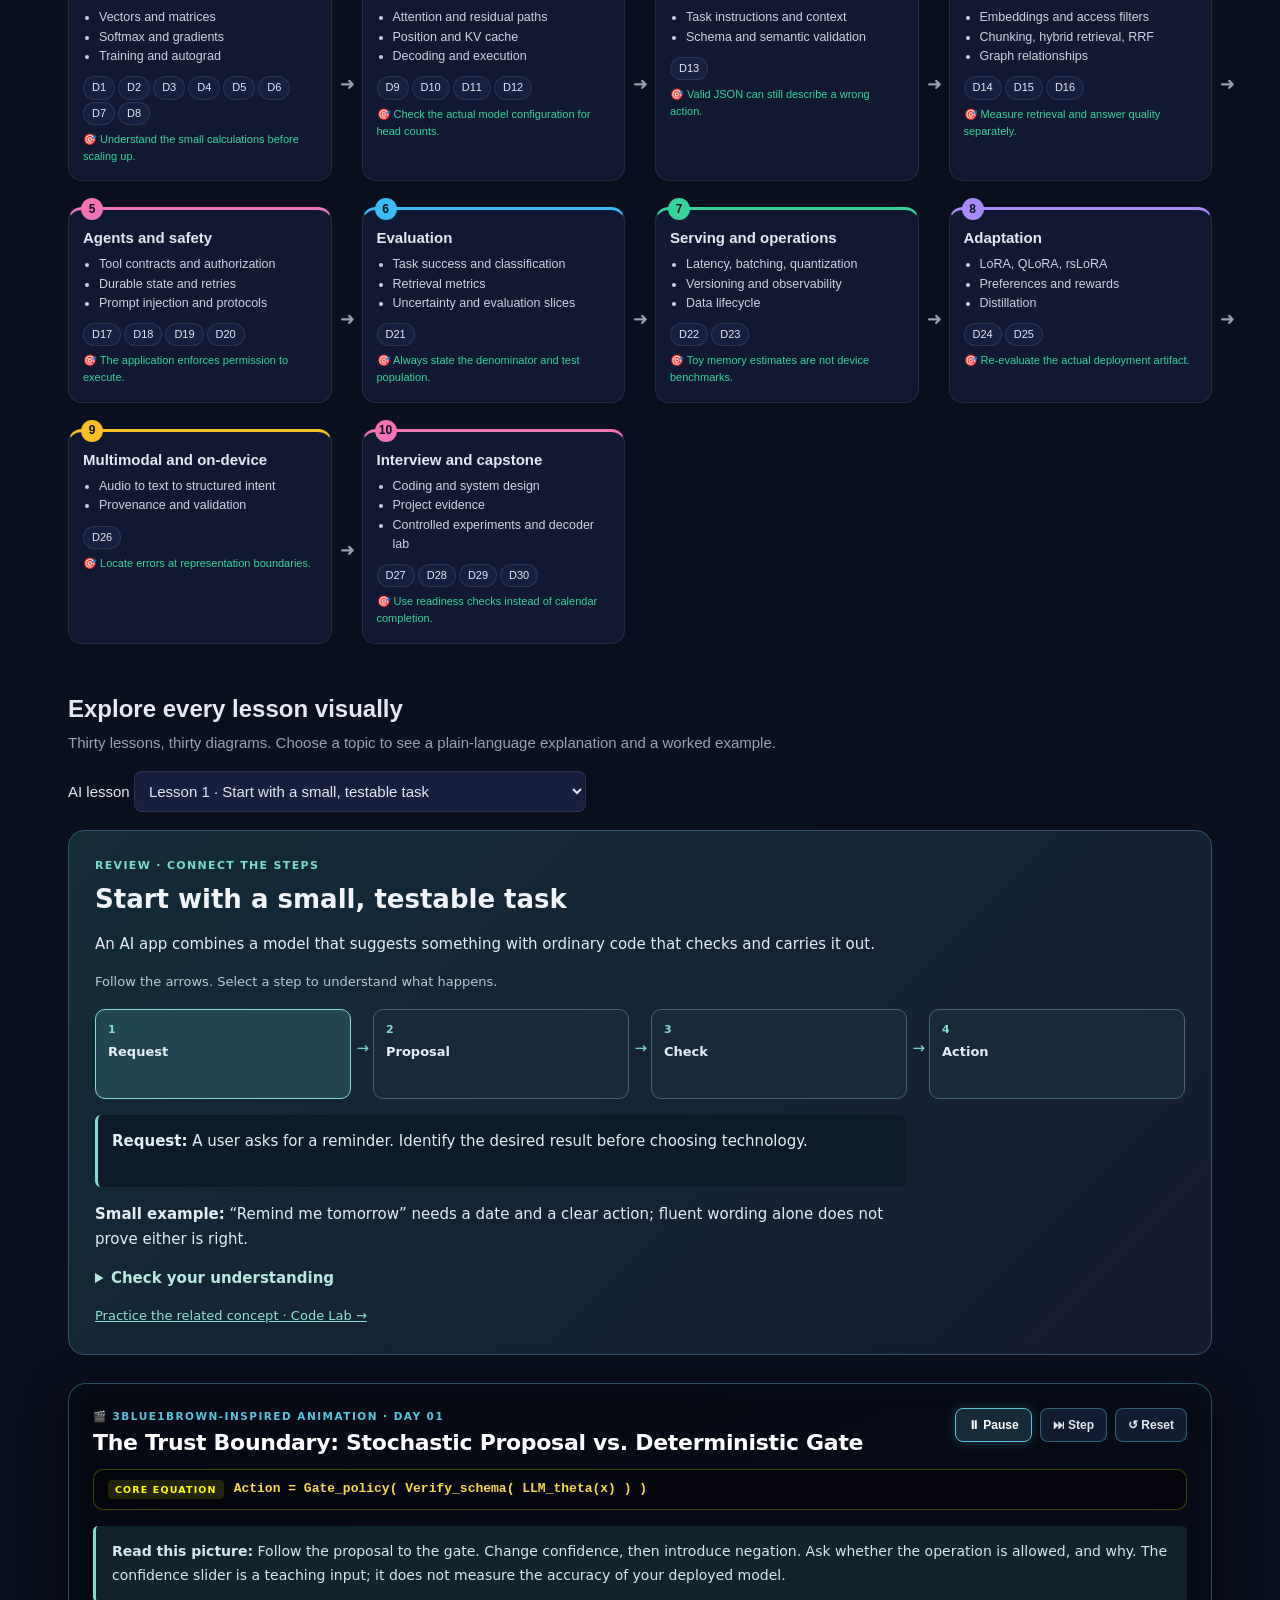
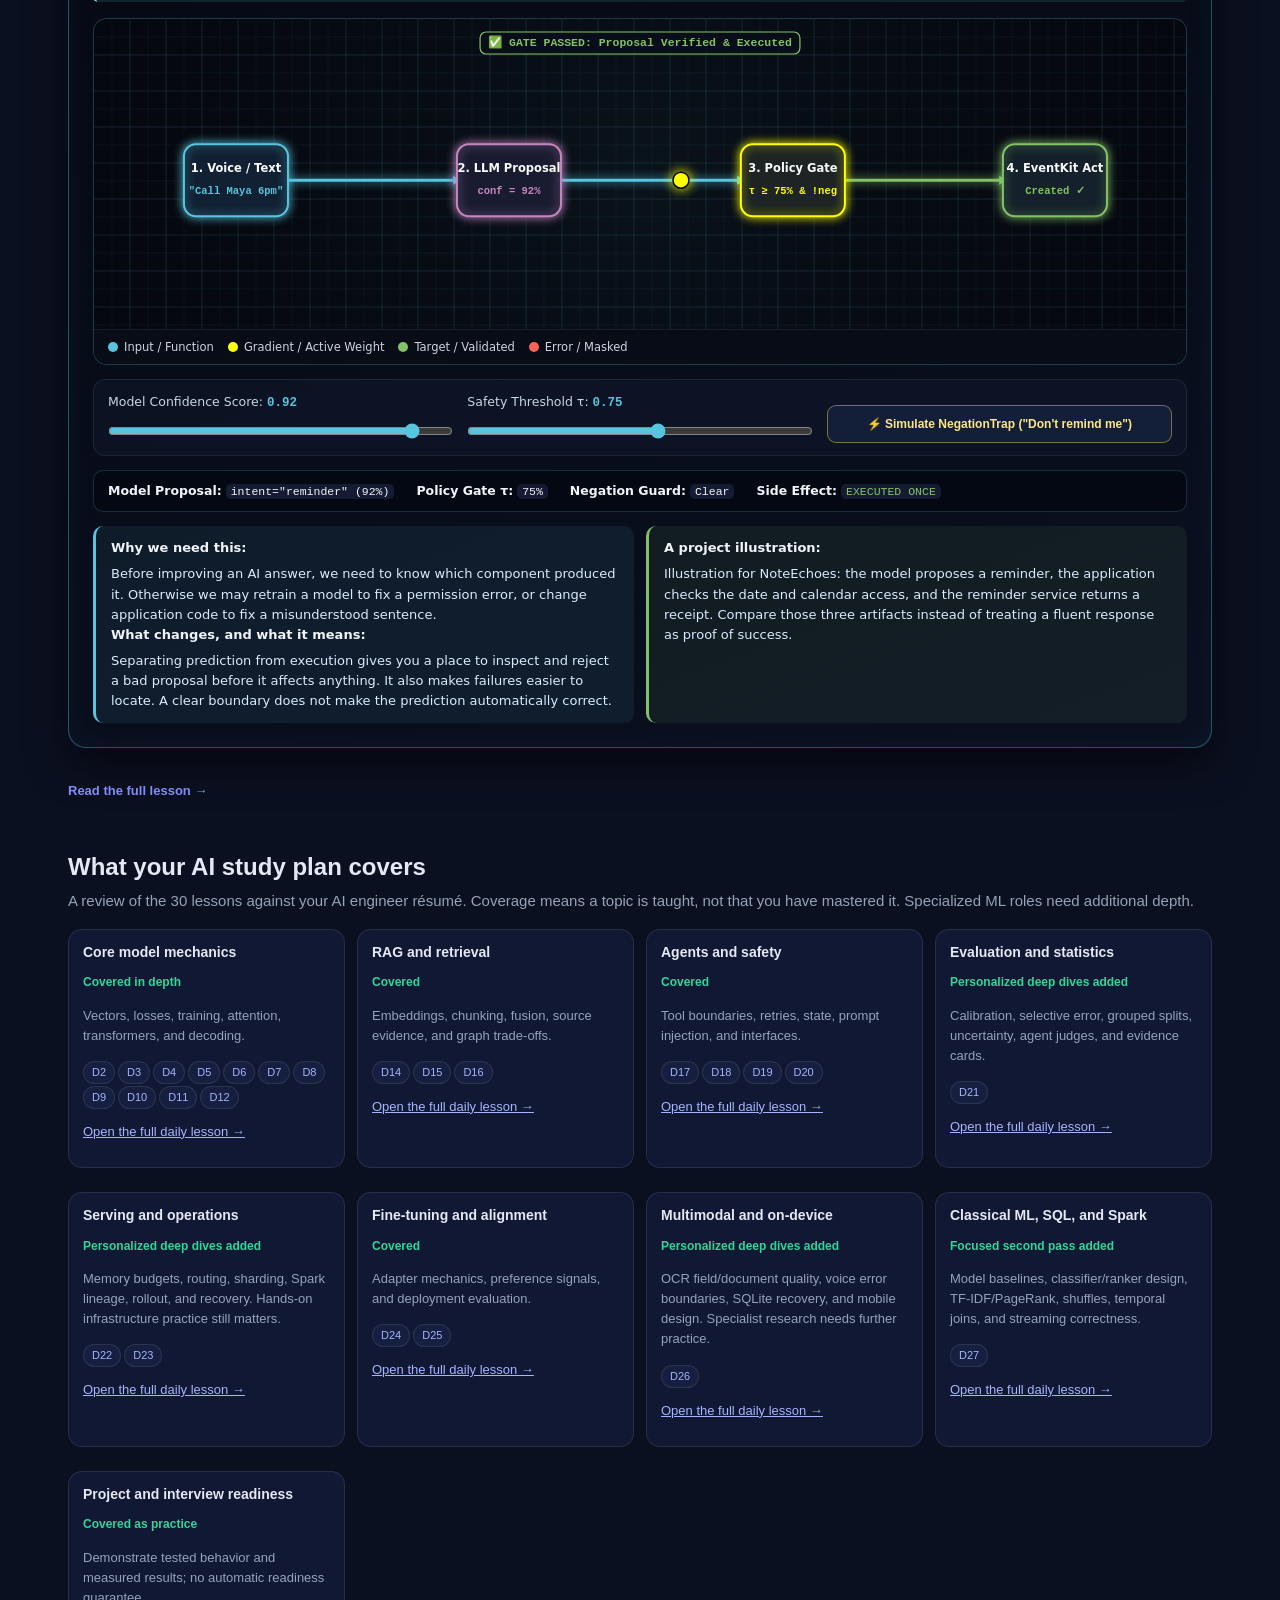
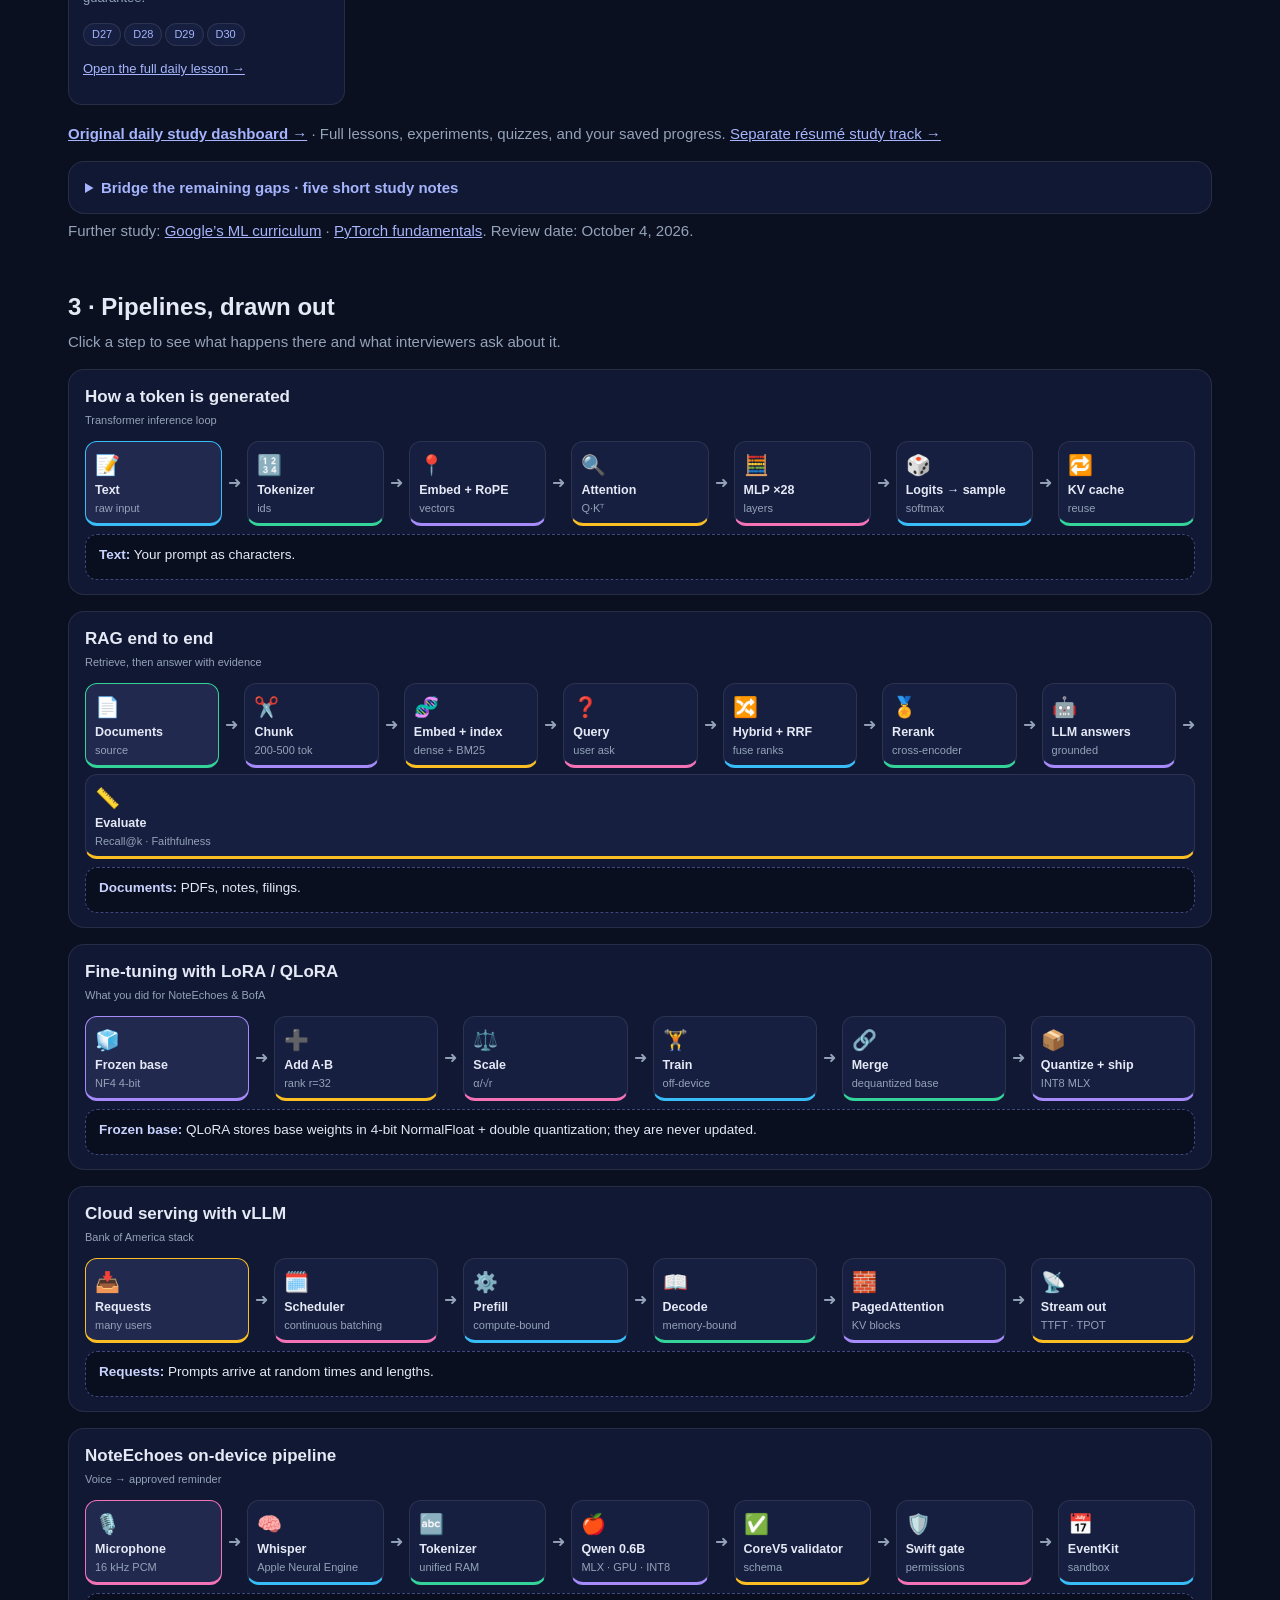
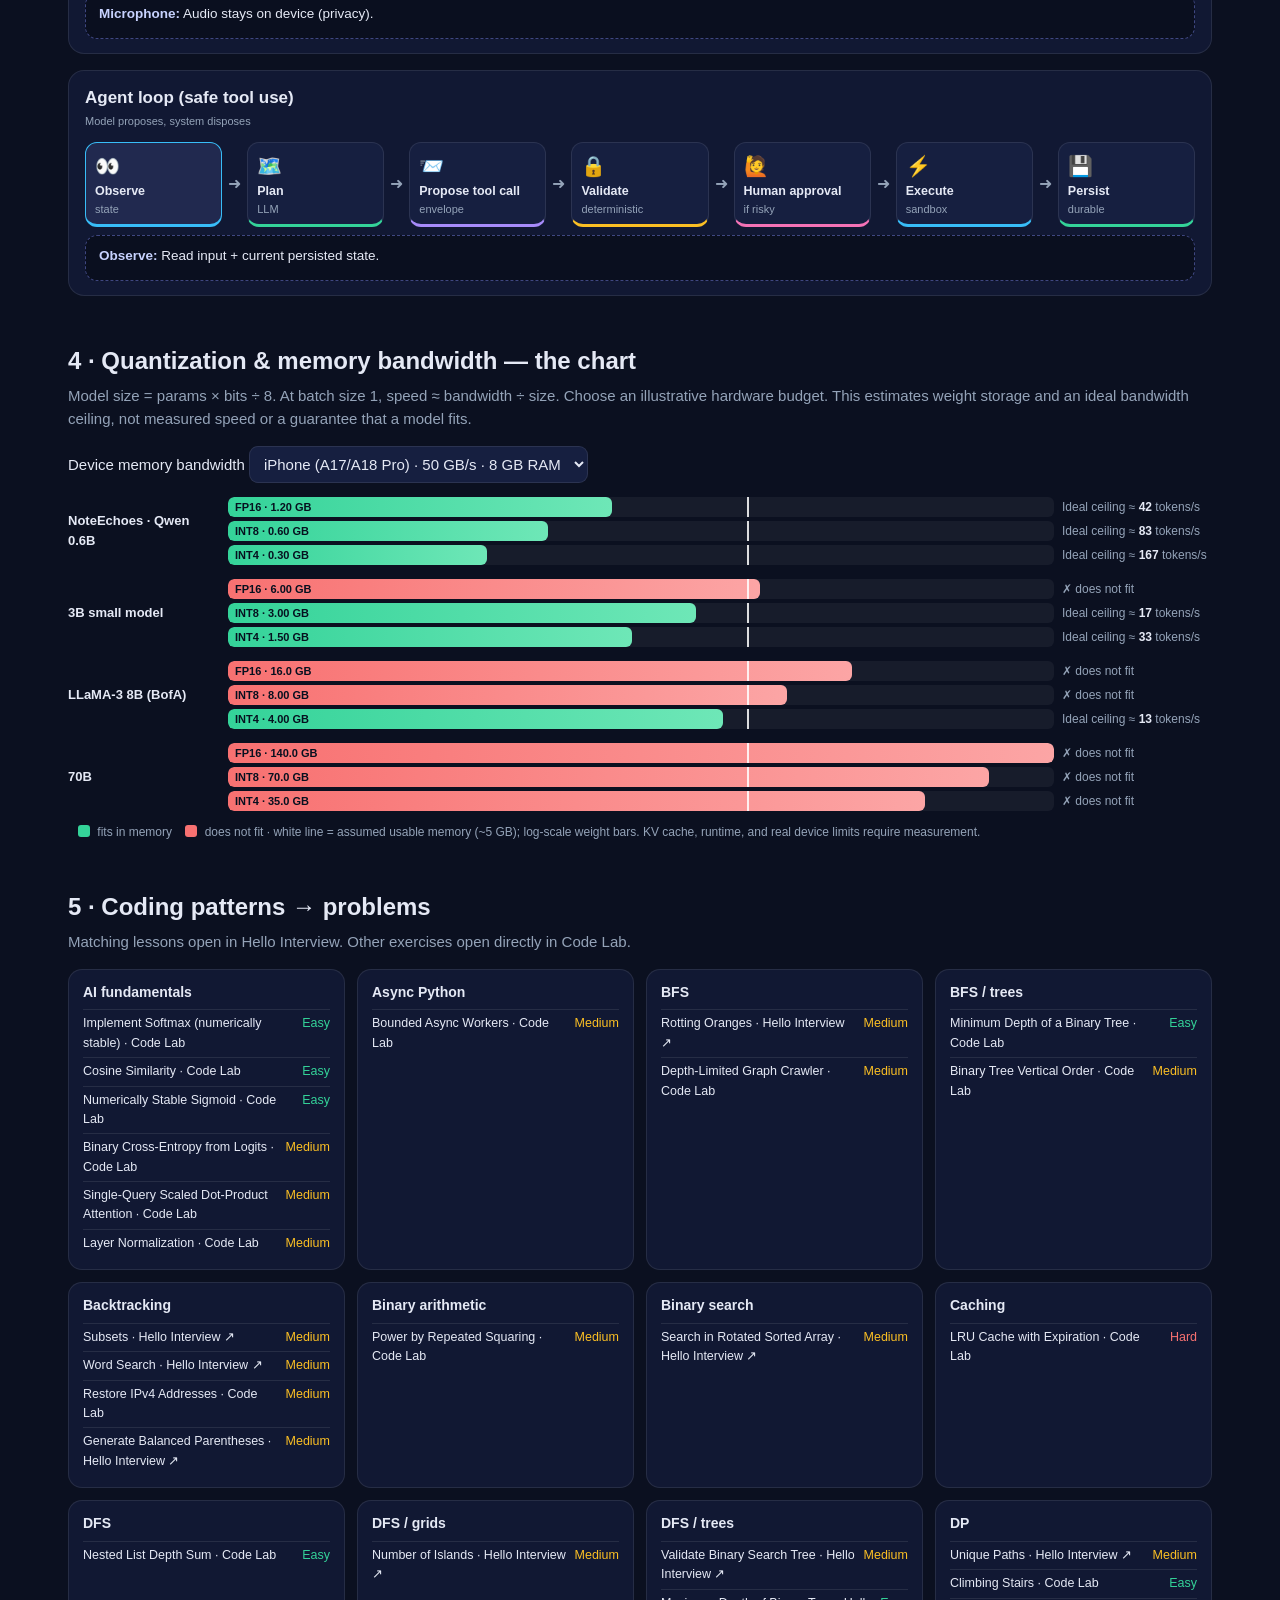
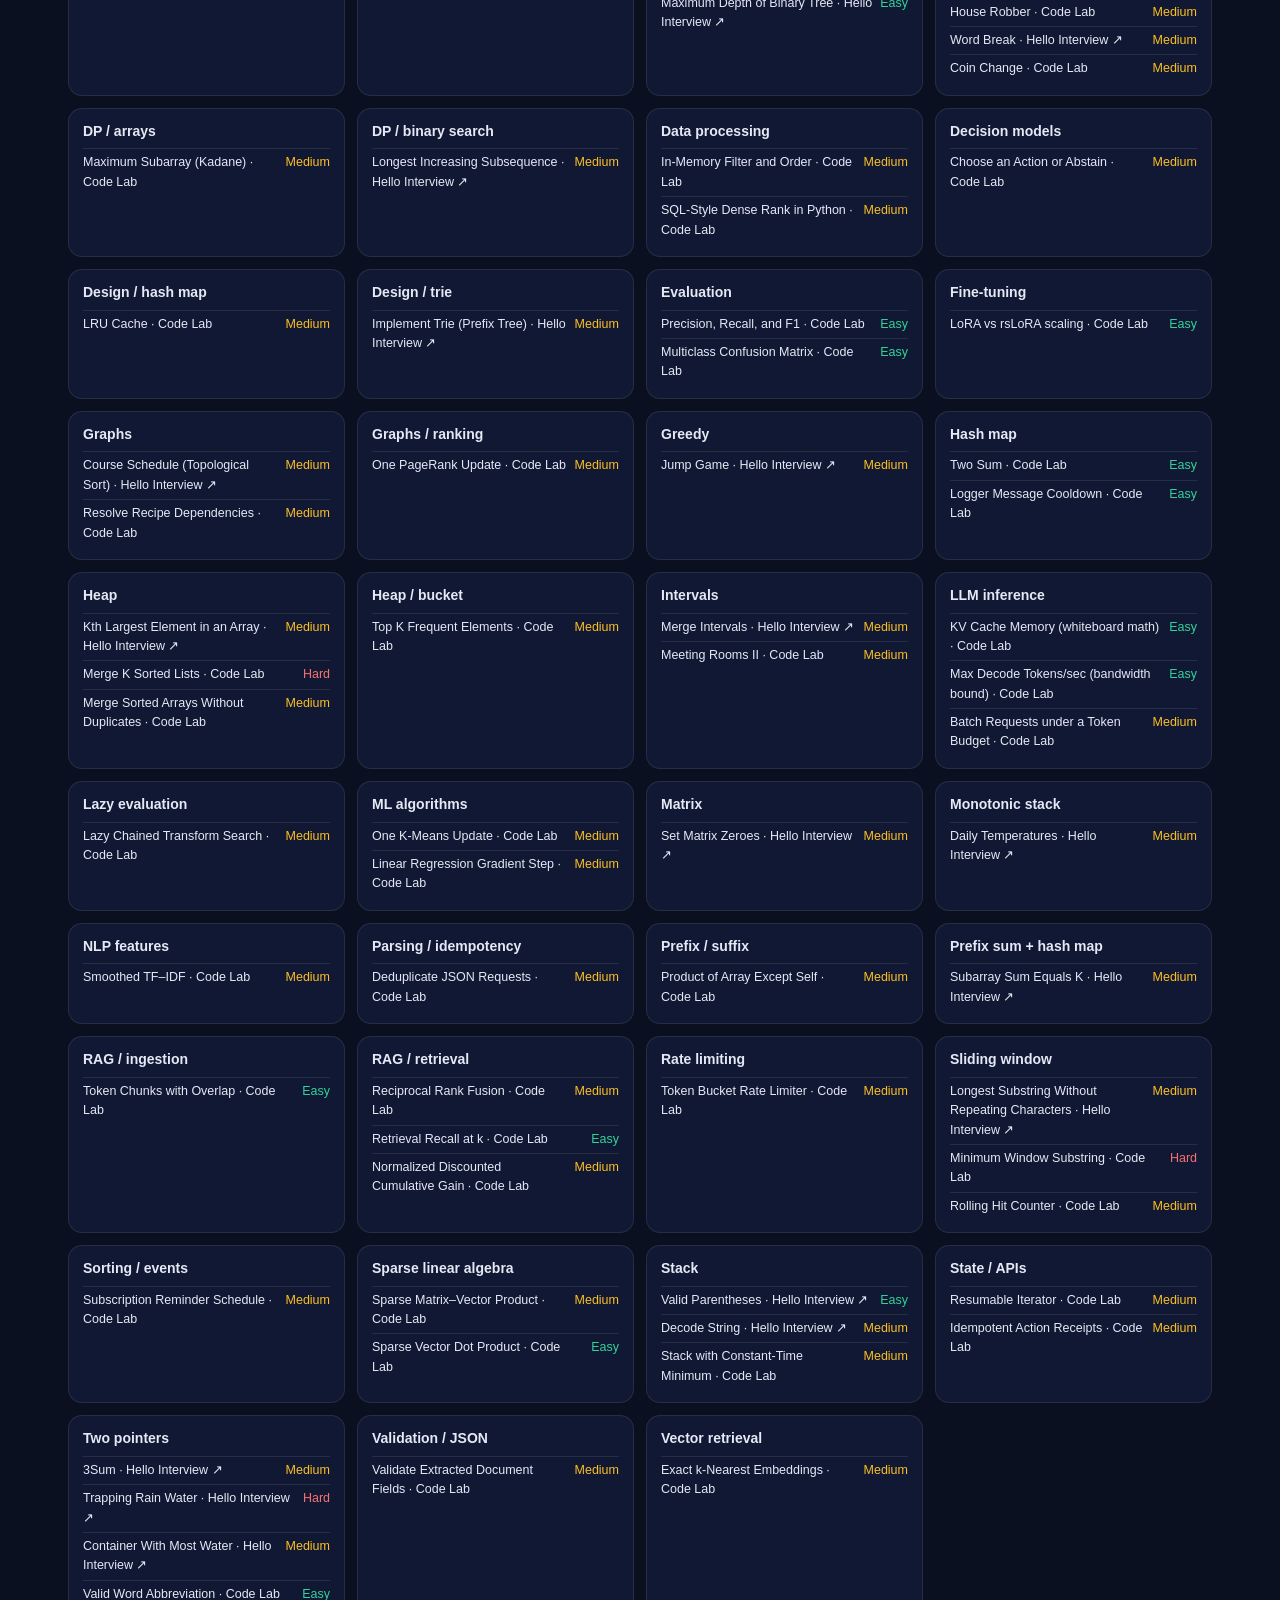
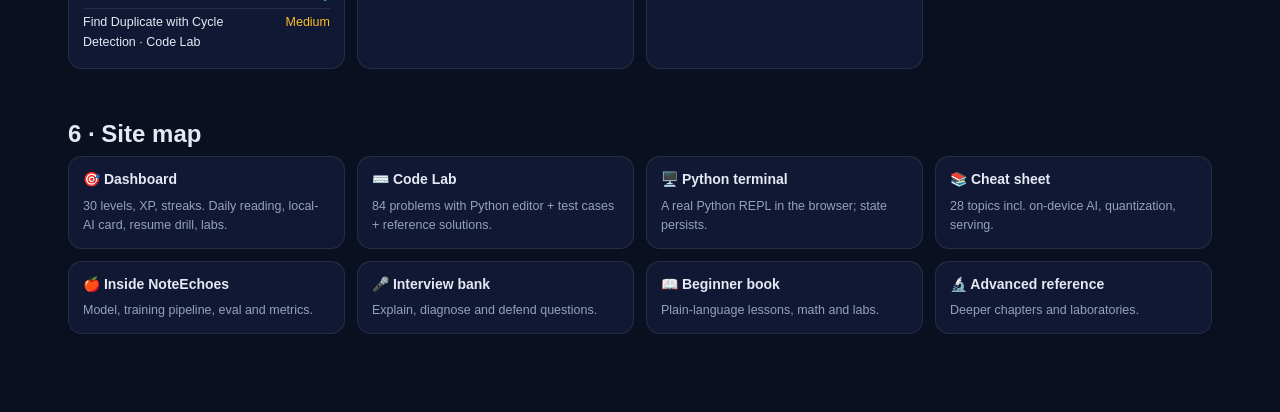
<file: visual-map.html>
<!doctype html>
<html lang="en">
<head>
  <meta charset="utf-8">
  <meta name="viewport" content="width=device-width,initial-scale=1">
  <meta name="color-scheme" content="dark">
  <title>Visual Map · AI Engineering at a glance</title>
  <link rel="stylesheet" href="vmap.css">
  <script defer src="vmap.bundle.js?v=training-story-1"></script>
<link rel="stylesheet" href="learning-guides.css?v=training-story-1"></head>
<body>
  <header class="bar">
    <a class="back" href="index.html">← Dashboard</a>
    <b>🗺️ Visual Map</b>
    <nav class="jump">
      <a href="#journey">Journey</a><a href="#concepts">Concepts</a><a href="#topic-guide">Topic explorer</a><a href="#coverage">Coverage</a><a href="#diagrams">Diagrams</a><a href="#quant">Quantization</a><a href="#coding">Coding map</a><a href="#site">Site map</a>
    </nav>
    <a class="back" href="practice.html">⌨️ Code Lab</a>
  </header>

  <main>
    <section class="hero">
      <p class="eyebrow">THE WHOLE COURSE ON ONE PAGE</p>
      <h1>See how everything connects.</h1>
      <p class="lead">Tap any box for a plain-English explanation. Tap a day chip to jump straight into that lesson.</p>
    </section>

    <section id="journey">
      <h2>1 · Your 30-day journey</h2>
      <p class="sub">Five stages. Each dot is a day: <b>coding pattern</b> + AI concept + local-AI / resume drill.</p>
      <div id="journey-grid"></div>
    </section>

    <section id="concepts">
      <h2>2 · The AI-engineer concept map</h2>
      <p class="sub">Read left → right, top → bottom: each layer builds on the one before it.</p>
      <div id="concept-map" class="cmap"></div>
    </section>

    <section id="topic-guide">
      <h2>Explore every lesson visually</h2>
      <p class="sub">Thirty lessons, thirty diagrams. Choose a topic to see a plain-language explanation and a worked example.</p>
      <label for="guide-select">AI lesson</label> <select id="guide-select"></select>
      <div id="guide-card"></div><a id="guide-lesson" class="back">Read the full lesson →</a>
    </section>
    <section id="coverage">
      <h2>What your AI study plan covers</h2>
      <p class="sub">A review of the 30 lessons against your AI engineer résumé. Coverage means a topic is taught, not that you have mastered it. Specialized ML roles need additional depth.</p>
      <div id="coverage-grid" class="pgrid"></div>
      <p class="sub"><a href="index.html"><b>Original daily study dashboard →</b></a> · Full lessons, experiments, quizzes, and your saved progress. <a href="ai-depth/index.html#overview">Separate résumé study track →</a></p>
      <details class="dcard"><summary>Bridge the remaining gaps · five short study notes</summary>
        <h3>1. Classical ML and a simple baseline</h3><p>Before choosing an LLM, identify the prediction target and build a simple baseline. Linear regression predicts a number; logistic regression predicts a binary probability; trees split features into regions. Compare on the same held-out data. For a document-routing task, try TF–IDF plus a linear classifier before a costly fine-tune. K-means groups similar points without target labels; cluster IDs are not automatically meaningful categories.</p><p>Try Code Lab’s <a href="practice.html#linear-gradient">gradient step</a>, <a href="practice.html#tfidf">TF–IDF</a>, and <a href="practice.html#kmeans-step">k-means update</a>. Next depth: regularization, tree ensembles, cross-validation, and feature preprocessing.</p>
        <h3>2. Calibration and controlled experiments</h3><p>A model that says 0.8 confidence should be correct about 80% of the time among comparable predictions at that confidence. Softmax alone does not establish this. Group predictions into probability bins and compare average confidence with observed accuracy. An A/B test instead compares user outcomes after random assignment; decide the success metric and stopping rule before examining results. Correlation in logs does not prove the new model caused an improvement.</p><p>Exercise: explain how a model can rank examples well but have misleading probabilities. Extend <a href="practice.html#classification-metrics">classification metrics</a> with threshold sweeps and confidence bins.</p>
        <h3>3. SQL and data-pipeline correctness</h3><p>State the meaning of one row before joining data. A one-to-many join can multiply rows and inflate counts. Window functions retain rows while calculating ranks or running totals. For streaming data, event time is when something happened; processing time is when you saw it. Late records require an explicit correction policy. Use stable event IDs to deduplicate retries and reconcile source totals after transformations.</p><p>Try <a href="practice.html#dense-rank">dense ranking</a> and <a href="practice.html#request-dedup">deduplication</a>. Follow with real SQL joins, EXPLAIN plans, Spark partitioning, and a late-event exercise.</p>
        <h3>4. Distributed training and recovery</h3><p>Data parallelism gives each worker different examples and synchronizes gradients. Model parallelism splits the model across devices when it is too large for one device. Communication can erase expected speedups, so measure it. A resumable checkpoint may need weights, optimizer state, random-generator state, and data position. Saving only weights is useful for inference but does not reproduce the next training step.</p><p>Try <a href="practice.html#resumable-iterator">resumable iteration</a>. Next depth: gradient synchronization, sharding, mixed precision, and checkpoint recovery using actual multi-device tools.</p>
        <h3>5. Retrieval and multimodal evaluation depth</h3><p>Use exact nearest-neighbor search as a baseline before adopting an approximate index. Measure how often approximate search preserves useful candidates under a latency budget. For images and speech, preserve the original asset and the transformation history; a transcript or caption can omit critical evidence. Recommendation and computer-vision roles additionally need their own datasets, modeling choices, and metrics.</p><p>Compare <a href="practice.html#nearest-neighbors">exact retrieval</a> with <a href="practice.html#recall-at-k">recall@k</a> and <a href="practice.html#ndcg">NDCG</a>. A toy implementation establishes mechanics, not production readiness.</p>
      </details>
      <p class="sub">Further study: <a href="https://developers.google.com/machine-learning/crash-course" target="_blank" rel="noopener">Google’s ML curriculum</a> · <a href="https://docs.pytorch.org/tutorials/beginner/basics/intro.html" target="_blank" rel="noopener">PyTorch fundamentals</a>. Review date: October 4, 2026.</p>
    </section>
    <section id="diagrams">
      <h2>3 · Pipelines, drawn out</h2>
      <p class="sub">Click a step to see what happens there and what interviewers ask about it.</p>
      <div class="dgrid" id="dgrid"></div>
    </section>

    <section id="quant">
      <h2>4 · Quantization &amp; memory bandwidth — the chart</h2>
      <p class="sub">Model size = params × bits ÷ 8. At batch size 1, speed ≈ bandwidth ÷ size. Choose an illustrative hardware budget. This estimates weight storage and an ideal bandwidth ceiling, not measured speed or a guarantee that a model fits.</p>
      <div class="qctl"><label>Device memory bandwidth
        <select id="bw">
          <option value="50" data-ram="8">iPhone (A17/A18 Pro) · 50 GB/s · 8 GB RAM</option>
          <option value="150" data-ram="36">MacBook M3 Pro · 150 GB/s · 36 GB RAM</option>
          <option value="400" data-ram="64">Mac M3 Max · 400 GB/s · 64 GB RAM</option>
          <option value="2000" data-ram="80">Cloud A100 80 GB · 2000 GB/s</option>
          <option value="3350" data-ram="80">Cloud H100 80 GB · 3350 GB/s</option>
        </select></label></div>
      <div id="qchart"></div>
      <p class="legend"><i class="fit"></i> fits in memory <i class="nofit"></i> does not fit <span id="qnote"></span></p>
    </section>

    <section id="coding">
      <h2>5 · Coding patterns → problems</h2>
      <p class="sub">Matching lessons open in Hello Interview. Other exercises open directly in Code Lab.</p>
      <div id="coding-map" class="pgrid"></div>
    </section>

    <section id="site">
      <h2>6 · Site map</h2>
      <div class="pgrid" id="site-map"></div>
    </section>
  </main>
</body>
</html>
</file>
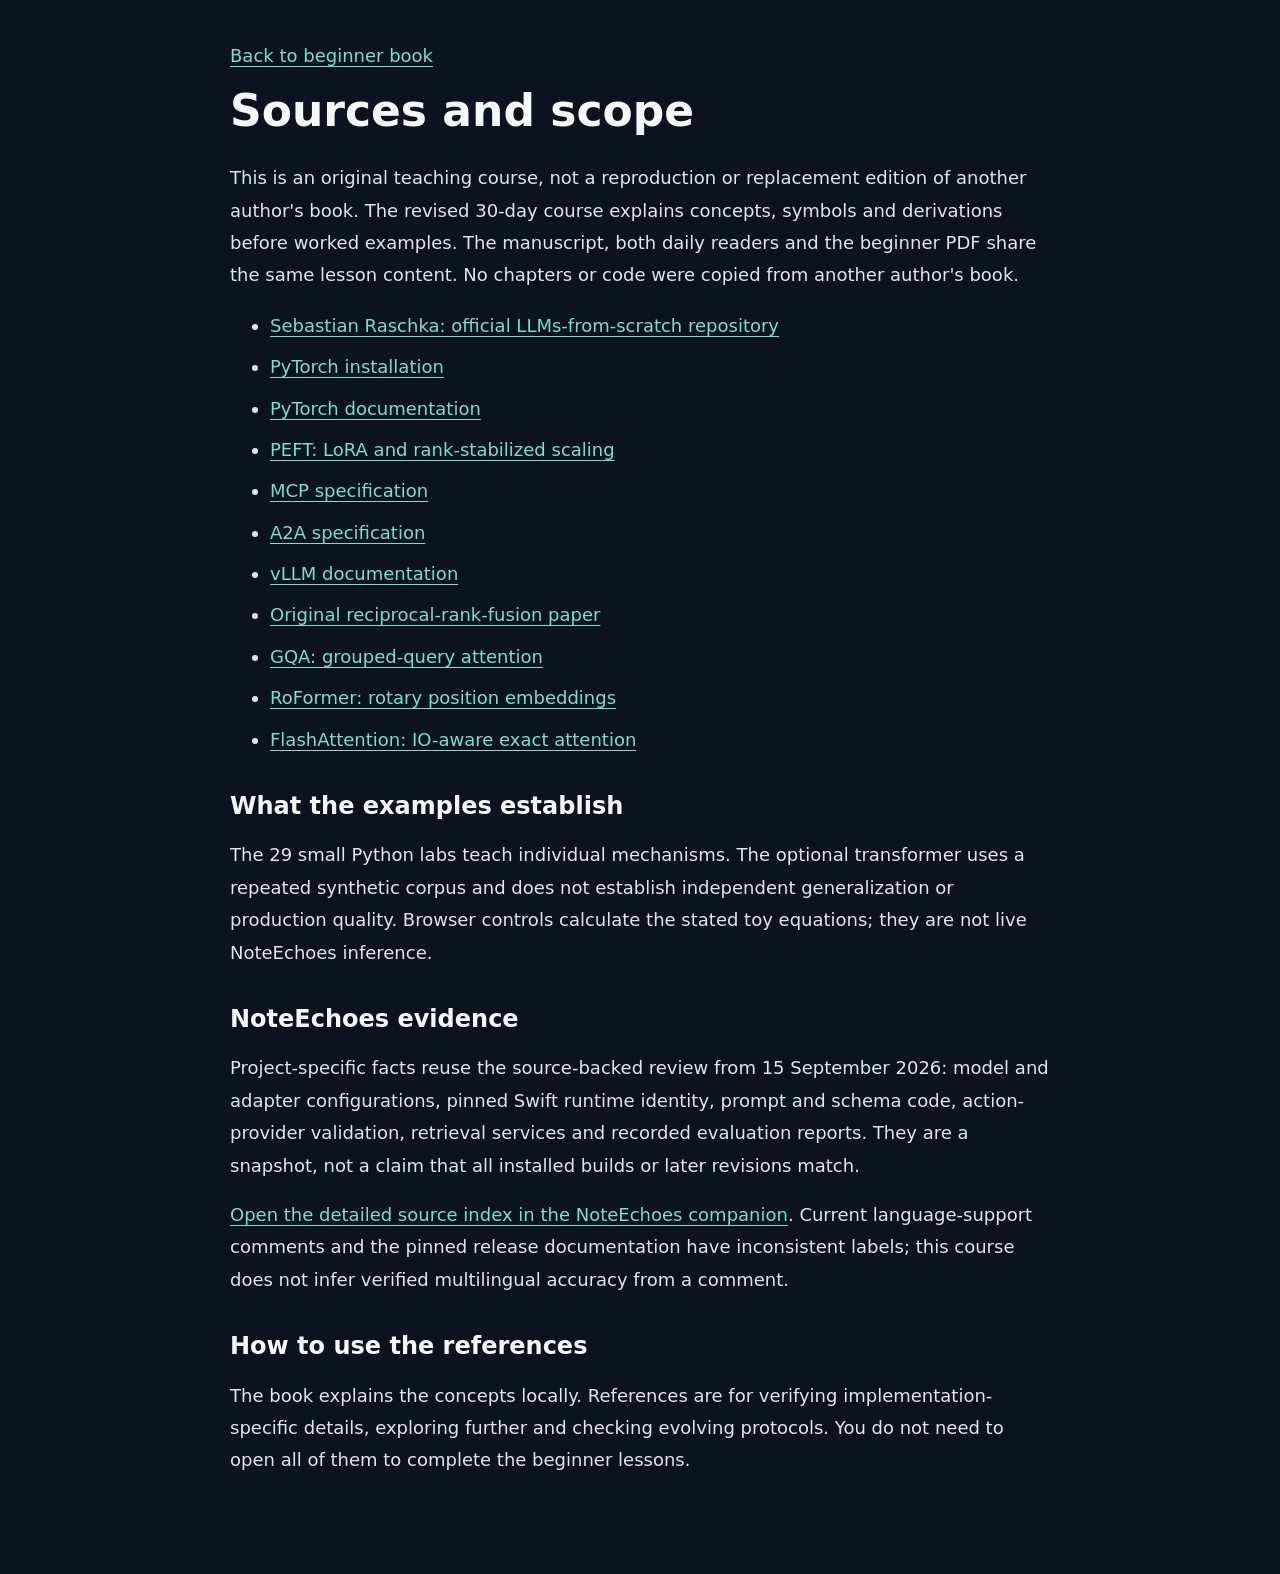
<file: beginner/references.html>
<!doctype html><html lang="en"><head><meta charset="utf-8"><meta name="viewport" content="width=device-width,initial-scale=1"><link rel="stylesheet" href="style.css"><title>Sources and scope</title></head><body><main><article><a href="index.html">Back to beginner book</a><h1>Sources and scope</h1><p>This is an original teaching course, not a reproduction or replacement edition of another author's book. The revised 30-day course explains concepts, symbols and derivations before worked examples. The manuscript, both daily readers and the beginner PDF share the same lesson content. No chapters or code were copied from another author's book.</p><ul><li><a href="https://github.com/rasbt/LLMs-from-scratch">Sebastian Raschka: official LLMs-from-scratch repository</a></li><li><a href="https://pytorch.org/get-started/locally/">PyTorch installation</a></li><li><a href="https://docs.pytorch.org/docs/stable/index.html">PyTorch documentation</a></li><li><a href="https://huggingface.co/docs/peft/v0.21.0/package_reference/lora">PEFT: LoRA and rank-stabilized scaling</a></li><li><a href="https://modelcontextprotocol.io/specification/latest">MCP specification</a></li><li><a href="https://a2a-protocol.org/latest/specification/">A2A specification</a></li><li><a href="https://docs.vllm.ai/en/latest/">vLLM documentation</a></li><li><a href="https://cormack.uwaterloo.ca/cormacksigir09-rrf.pdf">Original reciprocal-rank-fusion paper</a></li><li><a href="https://arxiv.org/abs/2305.13245">GQA: grouped-query attention</a></li><li><a href="https://arxiv.org/abs/2104.09864">RoFormer: rotary position embeddings</a></li><li><a href="https://arxiv.org/abs/2205.14135">FlashAttention: IO-aware exact attention</a></li></ul><h2>What the examples establish</h2><p>The 29 small Python labs teach individual mechanisms. The optional transformer uses a repeated synthetic corpus and does not establish independent generalization or production quality. Browser controls calculate the stated toy equations; they are not live NoteEchoes inference.</p><h2>NoteEchoes evidence</h2><p>Project-specific facts reuse the source-backed review from 15 September 2026: model and adapter configurations, pinned Swift runtime identity, prompt and schema code, action-provider validation, retrieval services and recorded evaluation reports. They are a snapshot, not a claim that all installed builds or later revisions match.</p><p><a href="../NoteEchoes_AI_Cheatsheet.pdf#page=38">Open the detailed source index in the NoteEchoes companion</a>. Current language-support comments and the pinned release documentation have inconsistent labels; this course does not infer verified multilingual accuracy from a comment.</p><h2>How to use the references</h2><p>The book explains the concepts locally. References are for verifying implementation-specific details, exploring further and checking evolving protocols. You do not need to open all of them to complete the beginner lessons.</p></article></main></body></html>
</file>
<file: ai-depth/style.css>
:root{color-scheme:dark;--bg:#0b1020;--panel:#121b2f;--line:#2c3a53;--text:#e9effa;--muted:#aab8cf;--accent:#7de0ca;--blue:#a4bfff}*{box-sizing:border-box}html{scroll-behavior:smooth}body{margin:0;background:var(--bg);color:var(--text);font:16px/1.75 system-ui,-apple-system,sans-serif}a{color:var(--accent);text-underline-offset:4px}button,input,select,textarea{font:inherit}button,select,input{min-height:44px}button,.button{cursor:pointer;border:1px solid var(--line);background:#1d2b46;color:var(--text);padding:8px 14px;border-radius:9px}button:hover,.button:hover{border-color:var(--accent)}:focus-visible{outline:3px solid var(--accent);outline-offset:4px}header{min-height:75px;display:flex;align-items:center;justify-content:space-between;gap:20px;padding:16px 28px;border-bottom:1px solid var(--line);background:var(--bg)}header nav{display:flex;flex-wrap:wrap;gap:18px;align-items:center}.brand{text-decoration:none;letter-spacing:2px;font-weight:800}.brand span{display:block;font-size:10px;color:var(--muted)}header a{font-size:14px}.layout{display:grid;grid-template-columns:295px minmax(0,1fr);max-width:1600px;margin:auto}aside{padding:25px 20px;border-right:1px solid var(--line);height:calc(100vh - 80px);position:sticky;top:0;overflow:auto}aside label{display:block;font-size:12px;font-weight:700;margin:14px 0 5px}input,select,textarea{width:100%;background:#0b1325;border:1px solid var(--line);border-radius:8px;color:var(--text);padding:10px}textarea{resize:vertical;min-height:160px}#chapters a{display:block;text-decoration:none;padding:10px 9px;border-radius:8px;line-height:1.45;font-size:13px;margin:3px 0;color:var(--muted)}#chapters a.active{background:#223751;color:var(--accent);border-left:3px solid var(--accent)}#chapters a:hover{background:var(--panel)}#chapters h3{font-size:11px;text-transform:uppercase;letter-spacing:1.5px;color:var(--blue);margin:24px 0 8px}#progress,.muted,#save-status{font-size:13px;color:var(--muted)}#import{font-size:12px}main{padding:40px clamp(20px,5vw,80px) 80px;min-width:0}article{max-width:960px;margin:auto}h1{font-size:clamp(30px,4vw,48px);line-height:1.15;letter-spacing:-1.5px;margin:12px 0 20px}h2{font-size:25px;line-height:1.35;letter-spacing:-.4px;margin:42px 0 14px;scroll-margin-top:25px}h3{font-size:19px;line-height:1.45}p{margin:14px 0}.kicker{font-size:11px;letter-spacing:2px;font-weight:800;color:var(--accent);text-transform:uppercase}.lead{font-size:20px;line-height:1.65;color:#c4d1e6}.notice,.card,.diagram,.simulator,.evidence,.sources,.audit{border:1px solid var(--line);border-radius:14px;padding:22px;background:var(--panel);margin:24px 0}.notice{border-left:3px solid var(--accent);font-size:14px;color:#bfcee5}.chip{display:inline-block;font-size:11px;padding:3px 9px;border:1px solid var(--line);border-radius:20px;margin:4px 4px 4px 0;color:var(--blue)}.cards{display:grid;grid-template-columns:repeat(2,minmax(0,1fr));gap:14px}.cards .card{margin:0;display:flex;flex-direction:column}.card h3{margin:8px 0}.card p{font-size:14px;color:var(--muted)}.card>a{font-weight:700}.stat-row{display:flex;flex-wrap:wrap;gap:12px;margin:25px 0}.stat{padding:15px 22px;background:var(--panel);border-radius:12px;border:1px solid var(--line)}.stat b{display:block;font-size:26px;color:var(--accent)}.stat span{font-size:12px;color:var(--muted)}.actions{display:flex;gap:12px;align-items:center;flex-wrap:wrap;margin:20px 0}.actions a{font-size:14px}.flow{padding:0;list-style:none;display:grid;grid-template-columns:repeat(4,minmax(0,1fr));gap:18px}.flow li{position:relative}.flow li:not(:last-child):after{content:'→';position:absolute;right:-16px;top:20px;color:var(--accent)}.flow button{width:100%;height:100%;min-height:78px;text-align:left;font-size:13px;line-height:1.45}.flow button b{display:block;font-size:11px;color:var(--accent);margin-bottom:4px}.flow button[aria-pressed=true]{background:#244740;border-color:var(--accent)}.flow-detail{min-height:70px;font-size:15px;background:#0b1525;padding:15px;border-radius:9px}.diagram h2,.simulator h2,.evidence h2{margin-top:0;font-size:22px}.diagram>p,.simulator>p{font-size:13px;color:var(--muted)}.outline{display:flex;flex-wrap:wrap;gap:8px;margin:24px 0}.outline button{min-height:34px;font-size:12px;padding:5px 9px;background:transparent}.prose{font-size:17px}.prose p,.prose li{max-width:80ch}.prose code{font-size:.9em;color:#ade7da;background:#162337;padding:2px 5px;border-radius:4px}.prose pre{padding:20px;background:#070d18;border:1px solid var(--line);border-radius:10px;overflow-x:auto;font-size:13px;line-height:1.8}.prose pre code{background:none;color:#d5e6fa;padding:0}.table-wrap{overflow:auto;margin:20px 0}table{border-collapse:collapse;width:100%;font-size:14px}th,td{text-align:left;vertical-align:top;border-bottom:1px solid var(--line);padding:12px}th{color:var(--accent)}details{background:#111c30;border:1px solid var(--line);border-radius:10px;padding:15px 18px;margin:12px 0}summary{cursor:pointer;font-weight:650;line-height:1.5}details p{font-size:15px}details.sources li{font-size:14px}.sim-controls{display:grid;grid-template-columns:repeat(2,minmax(0,1fr));gap:16px}.sim-controls label{display:block;font-size:13px}.sim-result{display:block;font-size:22px;font-weight:700;color:var(--accent);padding:18px 0}.sim-note{font-size:13px!important;color:var(--muted)}.bar-track{height:18px;background:#25334d;border-radius:10px;overflow:hidden}.bar-fill{height:100%;background:var(--accent);transition:width .1s}.evidence label{display:block;font-size:14px;font-weight:650;margin:16px 0 8px}.pager{border-top:1px solid var(--line);padding-top:25px;display:flex;justify-content:space-between;gap:25px;margin-top:40px}.pager a{font-size:14px;max-width:46%}.audit li{margin:10px 0}.roadmap{padding:0;list-style:none}.roadmap li{border-left:2px solid var(--accent);padding:0 0 24px 20px;position:relative}.roadmap li:before{content:'';width:10px;height:10px;border-radius:50%;background:var(--accent);position:absolute;left:-6px;top:9px}.roadmap a{font-weight:700}.roadmap small{display:block;color:var(--muted)}#menu{display:none}.skip{position:absolute;top:-100px;left:10px;background:var(--bg);padding:10px;z-index:10}.skip:focus{top:10px}.empty{padding:20px 0;color:var(--muted)}
@media(max-width:1000px){.layout{grid-template-columns:245px minmax(0,1fr)}main{padding:30px 24px}.flow{grid-template-columns:repeat(2,minmax(0,1fr))}.flow li:nth-child(2):after{display:none}.cards{grid-template-columns:1fr}}
@media(max-width:720px){header{padding:14px 16px;align-items:flex-start}header nav{gap:10px;justify-content:flex-end}header a{font-size:12px}.brand{min-width:100px}header nav>a:nth-child(3){display:none}#menu{display:block}.layout{display:block}aside{display:none;position:static;height:auto;border-bottom:1px solid var(--line)}aside.open{display:block}main{padding:25px 18px 60px}.prose{font-size:16px}h1{font-size:33px}.notice,.diagram,.simulator,.evidence,.card,.audit{padding:17px}.flow{gap:16px}.sim-controls{grid-template-columns:1fr}.stat{padding:12px}.stat b{font-size:23px}.lead{font-size:18px}input[type=range]{padding:0}.pager{flex-wrap:wrap}.pager a{max-width:100%}pre{max-width:100%}}
@media print{body{background:white;color:#111;font-size:11pt}header,aside,.outline,.actions,.simulator,.evidence,.pager,.skip{display:none!important}.layout{display:block}main{padding:0}.prose{font-size:11pt}a{color:#234}h1{font-size:26pt}.notice,.diagram,details{background:white;color:#111;border-color:#bbb;break-inside:avoid}.flow-detail,.flow button{background:white;color:#111}.prose pre,.prose code{background:#f5f5f5;color:#111}.prose pre{white-space:pre-wrap}table{font-size:10pt}th{color:#111}details>*{display:block!important}}
.daily-view .layout{display:block;max-width:1000px}.daily-view aside{display:none}.daily-view aside.open{display:block;position:static;height:auto;max-height:70vh;border:1px solid var(--line);margin:16px;border-radius:14px}.daily-view #menu{display:block}.daily-view main{padding-top:30px}.daily-top{display:flex;justify-content:space-between;gap:16px;flex-wrap:wrap;font-size:13px;color:var(--muted)}.daily-progress{height:4px;border-radius:4px;background:var(--line);margin:15px 0 35px;overflow:hidden}.daily-progress span{display:block;height:100%;background:var(--accent)}.daily-heading h1{font-size:clamp(30px,4vw,44px);max-width:22ch}.daily-heading .lead{font-size:18px;max-width:65ch}.day-picker{background:transparent;margin:24px 0}.day-grid{display:grid;grid-template-columns:repeat(3,minmax(0,1fr));gap:10px;margin-top:20px}.day-grid a{display:block;border:1px solid var(--line);padding:12px;border-radius:8px;text-decoration:none}.day-grid a[aria-current]{border-color:var(--accent);background:#163831}.day-grid b{font-size:12px}.day-grid span{display:block;font-size:12px;color:var(--muted);line-height:1.5;margin-top:5px}.daily-steps{display:grid;grid-template-columns:repeat(3,minmax(0,1fr));gap:8px;margin:30px 0 22px;scroll-margin-top:15px}.daily-steps button{background:transparent;text-align:left;font-size:13px;padding:12px;line-height:1.45}.daily-steps button span{display:block;font-size:11px;margin-bottom:5px;color:var(--muted)}.daily-steps button[aria-pressed=true]{background:#193b36;color:var(--accent);border-color:var(--accent)}.daily-panel{border:1px solid var(--line);border-radius:16px;background:var(--panel);padding:clamp(20px,4vw,36px)}.daily-panel>h2{margin-top:10px}.daily-panel .prose h3{margin-top:24px}.daily-panel .diagram{background:#0b1426;padding:18px}.daily-panel .equation,.daily-extra .equation{overflow:auto}.daily-controls{display:flex;justify-content:space-between;gap:14px;margin:22px 0}.primary{background:var(--accent);color:#102c25;border-color:var(--accent);font-weight:750;text-decoration:none}.primary:hover{background:#a1eedc}.simple-example{border-left:3px solid var(--accent);padding:16px;background:#0a1526;border-radius:6px;font-size:18px}.daily-extra{margin-top:50px;padding-top:10px;border-top:1px solid var(--line)}.daily-extra h2{font-size:20px}.daily-extra>p{color:var(--muted);font-size:14px}.daily-extra details{background:transparent}.daily-extra details[open]{background:var(--panel)}.daily-panel label{display:block;margin:24px 0 8px;font-weight:650}.daily-panel textarea{font-size:16px}.daily-finished{padding:18px;background:#15362f;border-radius:12px}.daily-finished p{margin-top:0}#daily-save{font-size:12px;color:var(--muted)}
@media(max-width:720px){.daily-view main{padding:22px 16px 50px}.daily-steps button{font-size:12px;padding:10px}.daily-panel{padding:18px}.day-grid{grid-template-columns:repeat(2,minmax(0,1fr))}.daily-heading .lead{font-size:17px}.daily-controls button{font-size:13px}.daily-view header nav{gap:8px}.daily-view header .brand{min-width:85px}.daily-view header{gap:8px}.daily-view header nav>a:nth-child(3){display:inline}.daily-view header nav>a:nth-child(2){display:none}}
@media(prefers-reduced-motion:reduce){html{scroll-behavior:auto}}

/* One dark study workspace, with optional references kept out of the daily path. */
.daily-view{color-scheme:dark;background:#0b1020;color:#e9effa}.daily-view .layout{max-width:1120px}.daily-view main{padding:32px 32px 70px}.study-top{display:flex;justify-content:space-between;gap:16px;font-size:12px;letter-spacing:1px;color:var(--muted)}.daily-view h1{font-size:clamp(30px,4vw,44px);max-width:28ch}.daily-view .lead{font-size:17px;max-width:75ch}.checkpoint{background:#102c2c;border:1px solid #28524e;border-radius:12px;padding:16px 20px;font-size:13px;margin:24px 0}.checkpoint p{margin:5px 0 10px;color:#bed5d1}.catchup{display:flex;flex-wrap:wrap;gap:6px}.catchup button{font-size:12px;min-height:36px;padding:5px 10px;background:#173b39}.day-picker{margin:18px 0;font-size:14px}.day-grid small{color:var(--accent);font-size:11px}.study-steps{display:grid;grid-template-columns:repeat(4,minmax(0,1fr));gap:10px;margin:26px 0 10px;scroll-margin-top:16px}.study-steps a{display:grid;grid-template-columns:24px 1fr;text-align:left;gap:2px 8px;padding:14px 12px;background:#101b2f;line-height:1.5}.study-steps span{grid-row:span 2;color:var(--accent)}.study-steps b{font-size:14px}.study-steps small{font-size:11px;color:var(--muted)}.study-steps [aria-pressed=true]{border-color:var(--accent);background:#183a37}.study-instruction{font-size:13px;color:var(--muted);margin-bottom:20px}.study-stage{border:1px solid var(--line);border-radius:16px;padding:clamp(18px,4vw,34px);background:var(--panel)}.study-stage>h2{margin-top:8px;font-size:26px}.study-stage>label{display:block;margin:24px 0 8px;font-weight:650}.study-stage li{margin:12px 0}.study-stage .button{display:inline-block}.study-stage .equation,.extra-reference .equation{overflow:auto}.walkthrough{border-top:1px solid var(--line);margin-top:30px;padding-top:12px}.walkthrough h3{margin-bottom:4px}.walk-caption{min-height:160px;background:linear-gradient(125deg,#173832,#15233e);border:1px solid #335c58;border-radius:12px;padding:24px;margin:16px 0}.walk-caption b{color:var(--accent);font-size:20px}.walk-caption p{font-size:17px}.walk-controls{display:flex;gap:10px;flex-wrap:wrap;align-items:center;font-size:13px}.walk-controls button{font-size:13px}.walk-controls label{display:flex;align-items:center;gap:6px}.walk-controls input{width:18px;min-height:24px;accent-color:var(--accent)}#walk-position{margin-left:auto;color:var(--muted)}#study-save{font-size:12px;color:var(--muted)}.study-actions{display:flex;justify-content:space-between;gap:12px;margin:20px 0 32px}.extra-reference{background:transparent}.study-backup{font-size:12px;color:var(--muted);margin-top:30px;border-top:1px solid var(--line);padding-top:15px}.study-backup button,.study-backup label{font-size:12px;display:inline-block;margin-right:12px}.study-backup input{display:block;font-size:12px;max-width:240px}.design-recipe{padding-left:25px}.study-stage pre{max-width:100%}
@media(max-width:720px){.daily-view main{padding:22px 16px 50px}.study-steps{grid-template-columns:repeat(2,minmax(0,1fr))}.study-actions{flex-direction:column}.study-stage>h2{font-size:23px}.study-top{font-size:10px}.walk-caption{padding:18px}.checkpoint{padding:14px}.daily-view header nav>a:nth-child(2){display:inline}}

.study-steps a{border:1px solid var(--line);border-radius:10px;color:var(--text);text-decoration:none;min-height:76px}.study-steps a:hover{border-color:var(--accent);background:#193632}.daily-view header nav>a{display:inline!important}.daily-view header{position:sticky;top:0;z-index:5;background:rgba(11,16,32,.97)}.daily-view .study-steps{scroll-margin-top:100px}@media(max-width:720px){.daily-view header{position:static;flex-wrap:wrap}.daily-view header nav{justify-content:flex-start}.study-top{flex-wrap:wrap}}
.visible-progress{margin:24px 0;border:1px solid var(--line);border-radius:14px;padding:20px;background:var(--panel)}.visible-progress h2{margin:0 0 14px;font-size:20px}.visible-progress h3{margin:22px 0 5px;font-size:17px}.numbered-days{display:grid;grid-template-columns:repeat(10,minmax(0,1fr));gap:7px}.numbered-days a{display:block;text-decoration:none;text-align:center;border:1px solid var(--line);border-radius:8px;padding:8px 4px;background:var(--bg)}.numbered-days a[aria-current]{border-color:var(--accent);background:#183a37}.numbered-days b{display:block;font-size:17px}.numbered-days small{display:block;font-size:10px;color:var(--muted)}.day-fill{display:block;height:3px;background:var(--line);margin:5px 2px 0;border-radius:3px;overflow:hidden}.day-fill i{display:block;height:100%;background:var(--accent)}.progress-checklist{display:grid;grid-template-columns:repeat(3,minmax(0,1fr));gap:8px}.progress-checklist label{display:flex;align-items:center;gap:10px;min-height:48px;font-size:14px;cursor:pointer}.progress-checklist input{width:20px;height:20px;min-height:20px;accent-color:var(--accent);flex-shrink:0}.original-notes{margin-top:18px}.original-notes textarea{margin-top:12px;min-height:100px}@media(max-width:720px){.numbered-days{grid-template-columns:repeat(5,minmax(0,1fr))}.progress-checklist{grid-template-columns:repeat(2,minmax(0,1fr))}.visible-progress{padding:14px}}
</file>
<file: learning-guides.css>
.learn-guide{margin:18px 0 26px;padding:clamp(16px,3vw,26px);border:1px solid #36536a;border-radius:16px;background:linear-gradient(135deg,#122b39,#151c32);color:#e5edf5;font:15px/1.65 system-ui,sans-serif;min-width:0}
.learn-guide .learn-kicker{font-size:11px;letter-spacing:.12em;color:#79ddcb;font-weight:700;margin:0 0 8px}
.learn-guide h2{font-size:clamp(20px,3vw,26px);line-height:1.3;margin:0 0 12px;color:#f1f5f9}
.learn-guide p{max-width:85ch}.learn-guide .learn-help{font-size:13px;color:#b6c9d7}
.learn-guide .learn-flow{list-style:none;display:grid;grid-template-columns:repeat(4,minmax(0,1fr));gap:22px;margin:16px 0;padding:0}
.learn-flow li{position:relative;min-width:0}.learn-flow li:not(:last-child)::after{content:'→';position:absolute;right:-18px;top:30%;color:#7edacb}
.learn-flow button{display:flex;flex-direction:column;align-items:flex-start;gap:6px;width:100%;height:100%;min-height:90px;padding:12px;border:1px solid #466277;border-radius:10px;background:#17293b;color:#e4eef8;font:600 13px/1.4 system-ui;cursor:pointer;text-align:left}
.learn-flow button span{font-size:11px;color:#82dfcf}.learn-flow button[aria-pressed=true]{background:#204653;border-color:#82dfcf}
.learn-guide .learn-detail{padding:14px;background:#0c1b2a;border-left:3px solid #82dfcf;min-height:72px;border-radius:6px}
.learn-guide summary{cursor:pointer;color:#b6e9e0;font-weight:600}.learn-guide a{color:#8fe4d5}.learn-guide .learn-practice{display:inline-block;margin-top:14px;font-size:13px}
.learn-guide button:focus-visible,.learn-guide summary:focus-visible,.learn-guide a:focus-visible{outline:3px solid #f9cf80;outline-offset:3px}
.learn-guide .learn-depth{border-top:1px solid #36536a;margin-top:20px;padding-top:12px;font-size:14px}.learn-depth ul{padding-left:20px}.learn-depth li{margin:7px 0}
@media(max-width:650px){.learn-guide .learn-flow{grid-template-columns:1fr;gap:22px}.learn-flow li:not(:last-child)::after{content:'↓';right:50%;top:auto;bottom:-22px}.learn-flow button{min-height:58px;flex-direction:row;align-items:center}.learn-guide{padding:15px}}

/* =====================================================================
   3BLUE1BROWN (MANIM-STYLE) INTERACTIVE VISUAL THEATER & JOB AUDIT HUB
   ===================================================================== */
.b1b-theater {
  margin: 22px 0 30px;
  padding: clamp(16px, 2.6vw, 24px);
  border-radius: 18px;
  background: linear-gradient(160deg, #060913 0%, #0a1020 100%);
  border: 1px solid rgba(88, 196, 221, 0.38);
  box-shadow: 0 14px 40px rgba(0, 0, 0, 0.55), inset 0 0 30px rgba(88, 196, 221, 0.05);
  color: #f1f5f9;
  font: 14px/1.6 system-ui, -apple-system, sans-serif;
}
.b1b-header {
  display: flex;
  align-items: flex-start;
  justify-content: space-between;
  gap: 16px;
  flex-wrap: wrap;
  margin-bottom: 12px;
}
.b1b-eyebrow {
  display: block;
  font-size: 10.5px;
  letter-spacing: 0.14em;
  font-weight: 800;
  color: #58C4DD;
  text-transform: uppercase;
  margin-bottom: 4px;
}
.b1b-title {
  margin: 0 !important;
  font-size: clamp(18px, 2.4vw, 22px) !important;
  line-height: 1.3 !important;
  color: #fff !important;
  letter-spacing: -0.3px;
}
.b1b-playback {
  display: flex;
  gap: 8px;
  flex-wrap: wrap;
}
.b1b-btn {
  background: #111c33;
  border: 1px solid rgba(88, 196, 221, 0.4);
  color: #e2e8f0;
  padding: 6px 12px;
  border-radius: 8px;
  font-size: 12px;
  font-weight: 600;
  cursor: pointer;
  min-height: 34px;
  transition: all 0.2s ease;
}
.b1b-btn:hover, .b1b-btn[aria-pressed="true"] {
  background: rgba(88, 196, 221, 0.18);
  border-color: #58C4DD;
  color: #fff;
  box-shadow: 0 0 12px rgba(88, 196, 221, 0.25);
}
.b1b-formula-bar {
  display: flex;
  align-items: center;
  gap: 10px;
  flex-wrap: wrap;
  padding: 9px 14px;
  margin-bottom: 14px;
  border-radius: 10px;
  background: rgba(5, 7, 14, 0.85);
  border: 1px solid rgba(255, 255, 0, 0.25);
}
.b1b-formula-tag {
  font-size: 9.5px;
  font-weight: 800;
  letter-spacing: 0.12em;
  color: #FFFF00;
  background: rgba(255, 255, 0, 0.12);
  padding: 2px 7px;
  border-radius: 4px;
}
.b1b-formula-bar code {
  color: #F7D94C;
  background: transparent;
  border: 0;
  padding: 0;
  font-size: 13px;
  font-weight: 600;
}
.b1b-canvas-wrap {
  position: relative;
  border-radius: 14px;
  overflow: hidden;
  border: 1px solid rgba(88, 196, 221, 0.28);
  background: #05070e;
}
.b1b-canvas {
  display: block;
  width: 100%;
  height: 310px;
}
.b1b-legend {
  display: flex;
  flex-wrap: wrap;
  gap: 14px;
  padding: 8px 14px;
  background: rgba(8, 12, 24, 0.92);
  border-top: 1px solid rgba(255, 255, 255, 0.07);
  font-size: 11.5px;
  color: #cbd5e1;
}
.b1b-legend span {
  display: inline-flex;
  align-items: center;
  gap: 6px;
}
.b1b-legend i {
  display: inline-block;
  width: 10px;
  height: 10px;
  border-radius: 50%;
}
.b1b-controls {
  display: grid;
  grid-template-columns: repeat(auto-fit, minmax(210px, 1fr));
  gap: 14px;
  align-items: end;
  margin: 14px 0;
  padding: 12px 14px;
  border-radius: 12px;
  background: rgba(15, 23, 42, 0.65);
  border: 1px solid rgba(255, 255, 255, 0.08);
}
.b1b-knob {
  display: flex;
  flex-direction: column;
  gap: 6px;
  font-size: 12.5px;
  color: #cbd5e1;
}
.b1b-knob b {
  color: #58C4DD;
  font-family: ui-monospace, SFMono-Regular, Menlo, monospace;
}
.b1b-knob input[type="range"] {
  width: 100%;
  accent-color: #58C4DD;
  margin: 0;
  min-height: 24px;
}
.b1b-toggle-btn {
  background: #131f38;
  border: 1px solid rgba(247, 217, 76, 0.45);
  color: #fde68a;
  padding: 9px 12px;
  border-radius: 9px;
  font-size: 12px;
  font-weight: 600;
  cursor: pointer;
  min-height: 38px;
  transition: all 0.2s ease;
}
.b1b-toggle-btn[aria-pressed="true"] {
  background: rgba(252, 98, 85, 0.22);
  border-color: #FC6255;
  color: #fecdd3;
  box-shadow: 0 0 12px rgba(252, 98, 85, 0.3);
}
.b1b-telemetry {
  margin: 10px 0 14px;
  padding: 10px 14px;
  border-radius: 10px;
  background: rgba(5, 8, 18, 0.9);
  border: 1px solid rgba(88, 196, 221, 0.2);
}
.b1b-metrics {
  display: flex;
  flex-wrap: wrap;
  gap: 14px 22px;
  font-size: 12.5px;
}
.b1b-step-strip {
  display: flex;
  flex-wrap: wrap;
  gap: 6px;
  margin-top: 8px;
}
.b1b-step-pill {
  font-size: 11px;
  font-family: ui-monospace, SFMono-Regular, Menlo, monospace;
  padding: 3px 8px;
  border-radius: 6px;
  background: rgba(30, 41, 59, 0.65);
  color: #94a3b8;
  border: 1px solid transparent;
}
.b1b-step-pill.active {
  background: rgba(255, 255, 0, 0.14);
  color: #FFFF00;
  border-color: rgba(255, 255, 0, 0.45);
  font-weight: 700;
}
.b1b-callouts {
  display: grid;
  grid-template-columns: repeat(auto-fit, minmax(260px, 1fr));
  gap: 12px;
}
.b1b-callout {
  padding: 12px 15px;
  border-radius: 10px;
  font-size: 13px;
  line-height: 1.55;
}
.b1b-callout p {
  margin: 6px 0 0 !important;
  color: #dbeafe !important;
  font-size: 13px !important;
}
.b1b-intuition {
  background: rgba(88, 196, 221, 0.08);
  border-left: 3px solid #58C4DD;
}
.b1b-resume {
  background: rgba(131, 193, 103, 0.08);
  border-left: 3px solid #83C167;
}

/* Job Readiness Audit Hub */
.b1b-audit-hub {
  margin: 16px 0 32px;
}
.b1b-audit-hero {
  display: flex;
  justify-content: space-between;
  align-items: center;
  gap: 24px;
  flex-wrap: wrap;
  padding: 22px 24px;
  border-radius: 16px;
  background: linear-gradient(135deg, rgba(16, 36, 58, 0.9), rgba(12, 20, 38, 0.95));
  border: 1px solid rgba(88, 196, 221, 0.35);
  margin-bottom: 20px;
}
.b1b-audit-lead {
  font-size: 14.5px !important;
  color: #cbd5e1 !important;
  max-width: 72ch;
}
.b1b-audit-scorecard {
  text-align: center;
  padding: 16px 22px;
  border-radius: 14px;
  background: rgba(5, 7, 14, 0.85);
  border: 1px solid rgba(131, 193, 103, 0.45);
  min-width: 210px;
}
.b1b-score-big {
  font-size: 36px;
  font-weight: 800;
  color: #83C167;
  font-family: ui-monospace, SFMono-Regular, Menlo, monospace;
}
.b1b-audit-scorecard span {
  display: block;
  font-size: 10px;
  font-weight: 700;
  letter-spacing: 0.12em;
  color: #e2e8f0;
  margin-top: 4px;
}
.b1b-audit-scorecard small {
  display: block;
  font-size: 11px;
  color: #94a3b8;
  margin-top: 4px;
}
.b1b-explorer-bar {
  display: flex;
  align-items: center;
  gap: 12px;
  flex-wrap: wrap;
  padding: 14px 18px;
  border-radius: 12px;
  background: rgba(15, 23, 42, 0.8);
  border: 1px solid rgba(88, 196, 221, 0.3);
  margin-bottom: 14px;
}
.b1b-explorer-bar select {
  flex: 1;
  min-width: 240px;
  padding: 9px 12px;
  border-radius: 8px;
  background: #05070e;
  color: #fff;
  border: 1px solid #58C4DD;
  font-weight: 600;
}
.b1b-section-heading {
  margin: 32px 0 14px !important;
  font-size: 21px !important;
  color: #f8fafc !important;
}
.b1b-pillar-grid {
  display: grid;
  grid-template-columns: repeat(auto-fit, minmax(300px, 1fr));
  gap: 16px;
}
.b1b-pillar-card {
  padding: 18px 20px;
  border-radius: 14px;
  background: rgba(13, 20, 36, 0.9);
  border: 1px solid rgba(255, 255, 255, 0.1);
}
.b1b-pillar-top {
  display: flex;
  justify-content: space-between;
  gap: 8px;
  flex-wrap: wrap;
  margin-bottom: 8px;
}
.b1b-pillar-badge {
  font-size: 10.5px;
  font-weight: 700;
  color: #83C167;
  background: rgba(131, 193, 103, 0.14);
  border: 1px solid rgba(131, 193, 103, 0.35);
  padding: 2px 8px;
  border-radius: 999px;
}
.b1b-pillar-weight {
  font-size: 11px;
  color: #F7D94C;
  font-weight: 600;
}
.b1b-pillar-card h4 {
  margin: 6px 0 10px !important;
  font-size: 16.5px !important;
  color: #fff !important;
}
.b1b-pillar-resume, .b1b-pillar-topics {
  font-size: 13px !important;
  line-height: 1.55 !important;
  margin: 8px 0 !important;
  color: #cbd5e1 !important;
}
.b1b-pillar-days {
  display: flex;
  flex-wrap: wrap;
  gap: 6px;
  margin: 10px 0;
}
.b1b-day-chip {
  font-size: 11px;
  font-weight: 600;
  padding: 3px 9px;
  border-radius: 999px;
  background: rgba(88, 196, 221, 0.14);
  border: 1px solid rgba(88, 196, 221, 0.35);
  color: #58C4DD;
  text-decoration: none;
}
.b1b-day-chip:hover {
  background: rgba(88, 196, 221, 0.28);
  color: #fff;
}
.b1b-pillar-qa {
  margin-top: 12px;
  padding: 10px 12px;
  border-radius: 10px;
  background: rgba(5, 7, 14, 0.75);
  border: 1px solid rgba(88, 196, 221, 0.22);
  font-size: 12.5px;
}
.b1b-pillar-qa summary {
  cursor: pointer;
  color: #58C4DD;
  font-weight: 600;
}

/* Keep the explanation and each day's animation directly discoverable. */
.lesson-contents{padding:20px;margin:18px 0 30px;border:1px solid #3e6275;border-radius:12px;background:#112334;color:#dce7f1;min-width:0}
.lesson-contents p{margin:0 0 12px!important}
.lesson-watch{display:inline-block;background:#174b56;color:#d7fff6;border:1px solid #79e0ca;border-radius:8px;padding:10px 15px;font:inherit;font-size:15px;line-height:1.4;cursor:pointer;max-width:100%;white-space:normal}
.lesson-contents-help,.animation-origin{font-size:14px;color:#b2c5d6;margin-top:12px!important}
.lesson-contents ol{margin:10px 0 0;padding-left:22px!important}
.lesson-contents li{margin:6px 0!important}
.lesson-contents li button{background:none;border:0;color:#a8e8df;padding:3px 0;text-align:left;min-height:32px;font:inherit;font-size:14px;line-height:1.45;cursor:pointer;text-decoration:underline;text-underline-offset:3px}
.lesson-section-heading,.lesson-animation{scroll-margin-top:180px}
.lesson-animation{display:block;margin-top:28px;min-width:0}
.lesson-contents button:focus-visible,.lesson-watch:focus-visible{outline:3px solid #facc15;outline-offset:3px}
@media(max-width:600px){.lesson-contents{padding:16px}.lesson-section-heading,.lesson-animation{scroll-margin-top:210px}}
@media print{.lesson-contents,.lesson-animation,.animation-origin{display:none}}
.b1b-reading-guide{font-size:14px;line-height:1.7;padding:14px 16px;margin:16px 0;color:#d5e9ed;background:#11232d;border-left:3px solid #79e0ca;border-radius:5px}
.b1b-static-help{font-size:12px;line-height:1.4;color:#b2c5d6;max-width:180px}
#workspace{scroll-margin-top:140px}
@media(max-width:600px){#workspace{scroll-margin-top:210px}}
@media(max-width:760px){.b1b-canvas-wrap{overflow-x:auto}.b1b-canvas{min-width:620px}.b1b-legend{min-width:620px}}

/* The daily Local AI companion is a distinct reader, not the shared simulator. */
.local-ai-lesson { max-width: 880px; margin: 0 auto; overflow-wrap: anywhere; }
.local-ai-lesson h2 { line-height: 1.25; }
.local-ai-body h3 { margin-top: 2rem; }
.local-ai-body p { line-height: 1.8; }
.local-ai-nav { display: flex; flex-wrap: wrap; gap: 1rem; align-items: center; margin: 1.25rem 0; }
.local-ai-nav button { padding: .65rem 1rem; border-radius: 8px; cursor: pointer; }
.local-ai-map, .local-ai-answer { border: 1px solid #3c4d66; border-radius: 10px; padding: 1rem 1.25rem; margin: 1.4rem 0; }
.local-ai-map summary, .local-ai-answer summary { cursor: pointer; font-weight: 700; }
.local-ai-map li { margin: .6rem 0; }
.local-ai-map [aria-current="page"] { font-weight: 800; text-decoration: underline; }

/* Calm chapter path: one objective first, optional activities on request. */
.study-tools { margin-left:auto; max-width:100%; }
.study-tools > summary, .chapter-browser > summary, .extra-views > summary,
.optional-practice > summary, .reading-outline > summary, .reading-review > summary {
  cursor:pointer; color:#b9cce5; padding:12px 0; font-weight:600; line-height:1.5;
}
.study-tools[open] { padding:12px; border:1px solid #30425c; border-radius:12px; }
.study-tools .topright, .study-tools .gamify-bar { flex-wrap:wrap; margin:10px 0; }
.hero { padding:20px 0; }
.hero h1 { font-size:clamp(2rem,4vw,3.2rem); }
.hero .mastery { display:none; }
.journey { margin-bottom:24px; }
.chapter-browser { border-top:1px solid #28384e; border-bottom:1px solid #28384e; }
.level-stars, .day-progress-track, .xp-chip { display:none; }
.level-map { gap:12px; }
.day-progress strong { font-size:1rem; }
.session-goal { max-width:880px; margin:24px auto 32px; padding:28px; border:1px solid #3b506a; border-radius:18px; background:#101c2a; }
.session-goal h3 { font-size:1.4rem; line-height:1.5; margin:12px 0; }
.session-goal p, .session-goal li { color:#c4d2e3; line-height:1.8; }
.session-goal ol { padding-left:24px; margin:18px 0; }
.session-goal li { margin:10px 0; }
.session-goal .quiet { display:block; margin-top:14px; }
.session-stop { border-top:1px solid #30425c; padding-top:18px; }
.workspace { display:block; max-width:1000px; margin:0 auto; }
.book { width:100%; }
#reading { max-width:850px; margin:auto; font-size:18px; line-height:1.85; padding:32px 36px; }
#reading p { line-height:1.85; }
.bookbar { flex-wrap:wrap; gap:10px; }
.view-tabs { flex-wrap:wrap; }
.extra-views { padding:0 8px; }
.extra-views button { display:block; width:100%; margin:6px 0; }
.mission { position:static; margin:28px auto; max-width:880px; }
.mission .evidence { margin-top:24px; }
.optional-practice { margin:18px 0; border-top:1px solid #30425c; border-bottom:1px solid #30425c; }
.reading-outline, .reading-review { border:1px solid #30425c; border-radius:12px; padding:4px 18px; margin:22px 0; }
.lesson-footer { flex-wrap:wrap; gap:12px; }
.highlight-pulse { animation:none !important; }
@media(max-width:600px) {
  .session-goal { padding:20px; }
  #reading { padding:24px 18px; font-size:17px; }
  .day-heading { flex-wrap:wrap; }
  .view-tabs button { padding:10px; }
  .bookbar-right { flex-wrap:wrap; }
}
.journey { padding:24px 0 12px; margin-bottom:0; }
.hero { padding:8px 0; margin-bottom:18px; }
.hero h1 { font-size:clamp(1.7rem,3vw,2.4rem); letter-spacing:-1px; }
.hero h1 br { display:none; }
.hero h1 span::before { content:' '; }
.hero .intro { margin-top:12px; }
.day-panel { padding:24px 0; border-top:0; }
.day-heading { margin-bottom:16px; }
.study-tools summary { list-style:revert; }
</file>
<file: beginner/style.css>
@import url('../reader/vendor/katex.min.css');
:root{color-scheme:dark;font:18px/1.8 system-ui,sans-serif;background:#0b1220;color:#dce7f1;--accent:#79e0ca;--muted:#b2c5d6;--line:#30445a}*{box-sizing:border-box}body{margin:0}a{color:var(--accent);text-underline-offset:4px}button,input{font:inherit}button{background:#193044;color:#eaf3fa;border:1px solid #456076;border-radius:7px;min-height:44px;padding:8px 15px;cursor:pointer}a:focus-visible,button:focus-visible,input:focus-visible{outline:3px solid #edc886;outline-offset:3px}header{position:sticky;top:0;z-index:10;padding:16px 26px;display:flex;justify-content:space-between;gap:18px;background:#102334;border-bottom:1px solid var(--line);font-size:13px}header strong{color:#8cebd5;letter-spacing:.07em}header nav{display:flex;gap:18px;align-items:center;flex-wrap:wrap}.layout{max-width:1500px;margin:auto;display:grid;grid-template-columns:300px minmax(0,1fr)}aside{padding:25px 20px;border-right:1px solid var(--line);height:calc(100vh - 70px);position:sticky;top:70px;overflow:auto;font-size:13px}aside input{background:#142132;border:1px solid var(--line);color:inherit;padding:10px;width:100%;border-radius:6px;font-size:14px}.group{color:var(--accent);font-size:12px;font-weight:700;margin:24px 0 8px}aside a{display:block;padding:8px;border-radius:5px;line-height:1.5;text-decoration:none;color:#b8cbdc;margin:3px 0}aside a.active{background:#214048;color:#adf2e4}main{padding:40px clamp(22px,5vw,70px) 80px;min-width:0}article{max-width:820px;margin:auto}.eyebrow{font-size:12px;letter-spacing:.1em;color:var(--accent);font-weight:700}h1{font-size:clamp(29px,3.5vw,44px);line-height:1.2;color:#f4f8fa;margin:13px 0 24px}h2{font-size:24px;line-height:1.35;margin:34px 0 15px;color:#f3f7fa}h3{font-size:23px;line-height:1.4;margin:38px 0 12px;color:#f3f7fa}p{margin:17px 0}code{font-family:ui-monospace,monospace;font-size:.86em;background:#1b3043;border-radius:3px;padding:2px 4px}pre{background:#142637;border:1px solid var(--line);border-radius:8px;padding:21px;overflow:auto;line-height:1.65;font-size:14px}pre code{background:none;padding:0;font-size:inherit}strong{color:#f3f7fa}.equation{padding:17px 0;overflow:auto}.katex-display{margin:0}.lesson-tools{display:flex;gap:13px;flex-wrap:wrap;font-size:13px;color:var(--muted);align-items:center;margin:15px 0 30px}.notice{background:#123139;border-left:3px solid var(--accent);padding:16px 20px;font-size:15px}.experiment{background:#132638;border:1px solid #3e6275;border-radius:12px;padding:22px;margin:28px 0}.experiment h2{font-size:23px;margin:8px 0 15px}.experiment label{display:block;font-size:15px}.experiment input[type=range]{display:block;width:100%;accent-color:var(--accent);margin:14px 0}.experiment output{float:right;font-weight:bold;color:#f0c985}.experiment p{font-size:15px;color:#c2d4e2}.experiment .check{display:flex;gap:10px;align-items:center}.bar-row{display:grid;grid-template-columns:88px 1fr 56px;gap:12px;align-items:center;font-size:13px;margin:15px 0}.track{height:18px;background:#2a3b51;border-radius:5px;overflow:hidden}.track i{display:block;height:100%;background:#79e0ca;transition:width .15s}.big-number{font-size:42px;font-weight:700;color:#89e6d2;margin:20px 0}.big-number span{display:block;font-size:15px;color:#c2d4e2;font-weight:400}.table-wrap{overflow:auto}table{border-collapse:collapse;width:100%;font-size:14px}td,th{padding:10px;border-bottom:1px solid var(--line);text-align:left;vertical-align:top}.pager{display:flex;justify-content:space-between;gap:25px;border-top:1px solid var(--line);margin-top:35px;padding-top:20px;font-size:14px}.pager a{max-width:45%}details{padding:15px 18px;border:1px solid var(--line);border-radius:7px;margin:25px 0;font-size:15px}summary{cursor:pointer;color:var(--accent)}#menu{display:none}.sources{font-size:14px;color:var(--muted);margin-top:30px}.skip{position:absolute;top:-100px;background:#132638;padding:8px;z-index:20}.skip:focus{top:8px}li{margin:9px 0}@media(max-width:800px){header{padding:12px 16px;align-items:center}header nav{gap:8px;font-size:11px}header strong{font-size:11px}#menu{display:block;font-size:13px;padding:6px 9px}.layout{display:block}aside{display:none;position:fixed;left:0;top:80px;width:300px;max-width:90vw;height:calc(100vh - 80px);background:#101e2e;z-index:9}aside.open{display:block}main{padding:26px 20px 60px}h3{font-size:22px}pre{padding:15px;font-size:12px}.experiment{padding:16px}.bar-row{grid-template-columns:70px 1fr 50px;gap:6px}}@media(prefers-reduced-motion:reduce){*{transition:none!important}}@media print{header,aside,.lesson-tools,.experiment,.pager{display:none}.layout{display:block}main{padding:0}article{max-width:none}pre{white-space:pre-wrap}}
</file>
<file: training-story.css>
.training-story{border:1px solid #477b89;border-radius:16px;background:#101e2a;padding:24px;margin:28px 0;min-width:0;overflow-wrap:anywhere}
.training-story h2{font-size:1.6rem;line-height:1.4}.training-story h3{font-size:1.2rem;line-height:1.5;margin:16px 0}
.training-story-settings,.training-story-controls{display:flex;flex-wrap:wrap;gap:12px;margin:16px 0}
.training-story-settings label{display:flex;flex-direction:column;gap:6px;font-size:14px;flex:1;min-width:170px}
.training-story select,.training-story button{font:inherit;font-size:14px;color:#e6f3fa;background:#192e40;border:1px solid #5a7c96;border-radius:8px;padding:10px;cursor:pointer;min-height:44px;max-width:100%}
.training-story button:disabled{opacity:.4}.training-story button:focus-visible,.training-story select:focus-visible,.training-story summary:focus-visible{outline:3px solid #f4d879;outline-offset:3px}
.training-story-stages{display:flex;flex-wrap:wrap;list-style:none!important;padding:0!important;gap:6px}
.training-story-stages li{margin:0!important}.training-story-stages button{font-size:12px;padding:7px 9px;min-height:36px}
.training-story-stages [aria-current=step]{background:#245248;border-color:#90f0c9;color:white}
.training-rule{padding:16px;border-left:3px solid #8fe5c2;background:#142b32;border-radius:4px}
.training-cards,.training-epoch{display:flex;flex-wrap:wrap;gap:12px;margin:18px 0}
.training-example{display:flex;flex-direction:column;gap:6px;border:1px solid #566c88;border-radius:8px;padding:12px;font-size:14px}
.training-flow{display:grid;grid-template-columns:minmax(0,1fr) 20px minmax(0,1fr) 20px minmax(0,1fr);align-items:center;gap:8px;margin:20px 0}
.training-node{border:1px solid #435a75;border-radius:10px;padding:12px;min-width:0;display:flex;flex-direction:column;gap:12px;align-self:stretch;justify-content:center}
.training-node b,.training-gradient b{font-size:14px;color:#bdd8ed}.training-node strong{font-size:16px;color:#fff}.training-node small{font-size:12px;line-height:1.5;color:#c5cfdd}
.training-arrow{color:#80e2c7;font-size:22px}.training-backward .training-arrow{color:#ffd37e}
.training-node.is-current,.training-gradient.is-current{border-color:#a1f4d4;background:#1c3a3b;box-shadow:0 0 0 2px #72d7ba22}
.training-gradient{border:1px solid #435a75;padding:14px;border-radius:10px}.training-gradient p{margin:8px 0!important}
.training-epoch span{flex:1;background:#24364c;padding:12px;border-radius:8px;text-align:center;font-size:14px}
.training-scene-number,.training-story-help{font-size:12px;color:#b7cddd}.training-story-check{margin-top:20px}.training-story-check summary{cursor:pointer;color:#a9e8dc}
@media(max-width:600px){.training-story{padding:16px}.training-flow{grid-template-columns:1fr}.training-arrow{text-align:center;transform:rotate(90deg)}.training-node{min-height:90px}.training-story h2{font-size:1.3rem}}
@media print{.training-story{display:none}}
#training-open{margin:10px 0 0 10px}
@media(max-width:600px){#training-open{margin-left:0}}
</file>
<file: textbook.css>
/* Dark reading surface, high-contrast ink colors, original figure system. */
.study-dashboard{--accent-cyan:#adc8ed;--accent-emerald:#8ba8b6;--accent-primary:#7b96bd;background:#17212d;background-image:none}
.study-dashboard .book{background:#111b28;border-color:#43566c;box-shadow:0 16px 48px #0002}
.study-dashboard #reading,#lesson{background:#111b28;color:#e2eaf3;font-family:Georgia,'Times New Roman',serif;font-size:18px;line-height:1.85}
.study-dashboard #reading{max-width:900px;margin:auto;padding:42px clamp(20px,5vw,64px)}
#reading h2,#reading h3,#reading h4,#lesson h2,#lesson h3{color:#f2f6fc!important;font-family:system-ui,sans-serif;letter-spacing:-.025em}
#reading strong,#reading b,#lesson strong{color:inherit}
#reading > h3,#lesson > h3{border-top:1px solid #43566c;padding-top:28px;margin-top:48px}
#reading > p,#lesson > p{max-width:70ch}
#reading a,#lesson a{color:#acd5ff}
#reading .eyebrow,#reading .notice,#reading summary,#lesson summary{color:#ceddec}
#reading .notice{background:#1b2b3e;border:0;border-left:3px solid #6885a5;box-shadow:none;font-size:15px}
#reading code,#lesson code{background:#172637;color:#c3e0ff;border-color:#435c75}
#reading pre,#lesson pre{background:#172637;color:#e0ecf8;border:1px solid #435c75;box-shadow:none}
#reading pre code,#lesson pre code{background:none;color:inherit}
#reading th,#reading td,#lesson th,#lesson td{border-color:#435c75;color:#e2eaf3}
#reading th,#lesson th{background:#203247}
#reading .lesson-contents{background:#1b2b3e;color:#e2eaf3;border-color:#435c75}
#reading .lesson-contents button{color:#acd5ff}
#reading .lesson-watch{background:#263c53;color:#d0e7ff;border-color:#8ea5ba}
#reading .training-story,#lesson .training-story{background:#192b3d;border-color:#526d86;color:#e2eaf3;font-family:system-ui,sans-serif}
#reading .training-story :is(b,strong,small,p,summary),#lesson .training-story :is(b,strong,small,p,summary){color:#e2eaf3}
#reading .training-rule,#lesson .training-rule{background:#243b50;border-color:#567c9c}
#reading .training-node.is-current,#reading .training-gradient.is-current,#lesson .training-node.is-current{background:#294763;border-color:#497da8;box-shadow:none}
#reading .training-arrow,#lesson .training-arrow{color:#b4d9fa}
#reading .training-epoch span,#lesson .training-epoch span{background:#243b50}
.textbook-figure{margin:36px 0;padding:28px;border:1px solid #526d86;border-radius:8px;background:#192b3d;color:#e2edf7;font-family:system-ui,sans-serif;font-size:15px;line-height:1.65;min-width:0}
.textbook-figure figcaption>span{font-size:11px;letter-spacing:.12em;font-weight:700;color:#b9cee2}
#reading .textbook-figure h2,#lesson .textbook-figure h2{font-size:24px;margin:12px 0}
.textbook-flow{list-style:none!important;padding:0!important;margin:24px auto!important;max-width:480px}
#reading .textbook-flow li,#lesson .textbook-flow li{margin:0;text-align:center}
.textbook-flow button{width:100%;display:flex;gap:12px;align-items:center;text-align:left;padding:13px 16px;border:1px solid #5c7893;border-radius:6px;background:#203247;color:#e2edf7;font:inherit;min-height:48px}
.textbook-flow button small{font-size:12px;border-radius:50%;background:#304b65;min-width:26px;text-align:center;padding:3px}
.textbook-flow button[aria-pressed=true]{background:#294763;border:2px solid #a4cef3;padding:12px 15px}
.figure-arrow{display:block;color:#b9d4eb;height:25px;line-height:25px}
.figure-explanation{background:#111f2e;border-left:3px solid #a4cef3;padding:16px 20px;min-height:160px}
#reading .figure-explanation p,#lesson .figure-explanation p{margin:8px 0}
.figure-controls{display:flex;flex-wrap:wrap;gap:8px;margin-top:18px}
.figure-controls button{padding:10px 14px;border:1px solid #7893aa;background:#203247;color:#d0e7ff;border-radius:5px;font:inherit;min-height:44px}
.figure-controls button:disabled{opacity:.45}
.textbook-figure button:focus-visible{outline:3px solid #b57427;outline-offset:3px}
#reading .figure-footnote,#lesson .figure-footnote{font-size:12px;color:#bdcfe0;margin-bottom:0}
@media(max-width:600px){.textbook-figure{padding:16px}.study-dashboard #reading{font-size:17px}.figure-explanation{min-height:210px}}
@media print{.figure-controls{display:none}.textbook-figure{break-inside:avoid}}
.architecture-image{display:block;width:100%;height:auto;margin:22px auto}
/* Keep rewards in Tools so they do not obscure a reading session. */
.study-dashboard #confetti-canvas,.study-dashboard .achievement-toast{display:none!important}
#reading .textbook-figure,#lesson .textbook-figure{scroll-margin-top:calc(var(--study-header-height,72px) + var(--study-toolbar-height,96px) + 16px)}
.study-dashboard #celebration-banner{display:none!important}

:root{color-scheme:dark}
#reading .katex,#lesson .katex{color:#f0f5fc!important;opacity:1}
#reading .katex-display,#lesson .katex-display{background:#162638;border:1px solid #47627d;border-radius:8px;padding:18px 12px;overflow-x:auto}
.figure-jump{display:flex;flex-wrap:wrap;gap:10px;margin:20px 0;font:14px/1.6 system-ui,sans-serif}.figure-jump button{background:#263c53;color:#e3effb;border:1px solid #7e9bb6;border-radius:6px;padding:11px 15px;min-height:44px}.figure-jump button:focus-visible{outline:3px solid #f6cf82;outline-offset:3px}
</file>
<file: reader/style.css>
@import url('vendor/katex.min.css');
:root{color-scheme:dark;font-family:Georgia,'Times New Roman',serif;color:#e0e8f1;background:#0b1220;font-size:18px;line-height:1.8;--teal:#75e1cd;--nav:#102737;--border:#304359}*{box-sizing:border-box}body{margin:0}header{height:76px;display:flex;align-items:center;justify-content:space-between;gap:24px;padding:0 32px;background:var(--nav);color:#eaf5f5;font-family:system-ui,sans-serif;position:sticky;top:0;z-index:20}header a{color:inherit;text-decoration:none;font-size:14px}.brand{font-size:15px;letter-spacing:.12em;font-weight:700}.brand span{color:#77d7c9}button,input,select{font:inherit}button{font-family:system-ui,sans-serif;font-size:14px;padding:9px 15px;border:1px solid var(--border);border-radius:5px;background:#142132;color:#e0e8f1;cursor:pointer;min-height:44px}button:focus-visible,a:focus-visible,input:focus-visible{outline:3px solid #c68729;outline-offset:4px}#menu{display:none}.layout{display:grid;grid-template-columns:300px minmax(0,1fr);max-width:1520px;margin:0 auto}aside{font-family:system-ui,sans-serif;padding:30px 22px;position:sticky;top:76px;height:calc(100vh - 76px);overflow:auto;border-right:1px solid var(--border)}.eyebrow{font-family:system-ui,sans-serif;letter-spacing:.13em;color:var(--teal);font-size:12px;font-weight:700}.part-label{font-size:12px;font-weight:700;letter-spacing:.08em;color:#afc1d2;margin:25px 8px 9px}nav a{display:block;font-size:14px;line-height:1.5;color:#afc1d2;text-decoration:none;padding:8px 10px;border-radius:5px;margin:3px 0}nav a.active{color:#91f0df;background:#203d45;font-weight:600}main{padding:45px clamp(25px,5vw,90px) 100px;min-width:0}article{max-width:830px;margin:auto}h1,h2,h3{font-family:system-ui,sans-serif;color:#f0f5fa;line-height:1.2}h1{font-size:clamp(30px,3.4vw,48px);font-weight:650;letter-spacing:-.035em;margin:12px 0 30px}h2{font-size:28px;margin:46px 0 18px;letter-spacing:-.02em}h3{font-size:21px;margin:33px 0 12px}.lead{font-size:22px;line-height:1.6}p{margin:18px 0}a{color:var(--teal)}code{font-size:.82em;font-family:ui-monospace,monospace;background:#223348;padding:2px 5px;border-radius:3px}pre{background:#102737;color:#e7f2f5;padding:22px;overflow-x:auto;border-radius:7px;font:14px/1.7 ui-monospace,monospace;tab-size:4}pre code{background:none;padding:0;color:inherit;font-size:inherit}.worked,blockquote{background:#163039;border-left:3px solid var(--teal);padding:16px 24px;margin:28px 0}.equation{overflow-x:auto;padding:16px 0;font-size:1.05em}.katex-display{margin:.5em 0}.figure{width:100%;margin:25px 0}figure{margin:25px 0}figcaption{font:14px/1.6 system-ui,sans-serif;color:#afc1d2}.lesson-nav{display:flex;justify-content:space-between;gap:20px;margin-top:55px;border-top:1px solid var(--border);padding-top:25px;font:14px/1.6 system-ui,sans-serif}.lesson-nav a{max-width:45%}.lab-panel{background:#142132;border:1px solid var(--border);border-radius:10px;padding:20px;margin:28px 0;font:16px/1.6 system-ui,sans-serif}.scene{height:350px;position:relative;background:#102737;border-radius:7px;overflow:hidden}.scene canvas{display:block;width:100%;height:100%}.scene-label{position:absolute;color:#e4f4f4;font:13px system-ui,sans-serif;pointer-events:none}.controls{display:flex;flex-wrap:wrap;gap:18px;align-items:center;margin:17px 0}.controls label{display:flex;flex-direction:column;gap:5px;min-width:200px;max-width:100%}.controls input[type=range]{width:100%;accent-color:var(--teal)}.readout{font-variant-numeric:tabular-nums;color:#80e4d0;min-height:50px}.fallback{color:#e8f2f4;padding:20px}.answer{margin:16px 0;border-top:1px solid var(--border);padding-top:14px}.answer summary{font:600 15px system-ui,sans-serif;color:var(--teal);cursor:pointer}table{border-collapse:collapse;width:100%;font-size:16px;margin:20px 0}th,td{border-bottom:1px solid var(--border);padding:10px;text-align:left;vertical-align:top}.table-wrap{overflow-x:auto}.part-intro{font-size:20px}.source-list{font:14px/1.7 system-ui,sans-serif}.mobile-close{display:none}@media(max-width:900px){.layout{grid-template-columns:240px 1fr}aside{padding:20px 14px}main{padding:35px 25px 70px}.brand{font-size:12px}header{padding:0 18px}}@media(max-width:700px){:root{font-size:17px}.layout{display:block}aside{display:none;position:fixed;top:76px;left:0;bottom:0;width:min(330px,90%);background:#0b1220;z-index:15;box-shadow:8px 0 20px #10273722}aside.open{display:block}#menu{display:block}header{gap:12px}.brand{letter-spacing:.02em;max-width:120px}header>a:last-child{font-size:12px;max-width:90px}main{padding:28px 20px 65px}h1{font-size:33px}h2{font-size:25px}.lead{font-size:20px}.scene{height:290px}.lab-panel{padding:14px}.equation{font-size:.9em}pre{font-size:13px}}@media(prefers-reduced-motion:reduce){*{scroll-behavior:auto!important}}@media print{header,aside,.lab-panel,.lesson-nav{display:none}.layout{display:block}main{padding:0}body{background:#142132}article{max-width:none}}
.skip{position:absolute;top:-80px;left:20px;z-index:99;background:#142132;padding:10px}.skip:focus{top:10px}.downloads{display:flex;gap:22px}.nav-intro{font:14px/1.6 system-ui,sans-serif;margin:12px 0 25px}.search-label{display:block;font-size:12px;margin-bottom:5px}#search{width:100%;font:14px system-ui,sans-serif;padding:12px;border:1px solid var(--border);border-radius:5px;background:#142132}#progress{font:12px/1.6 system-ui,sans-serif;color:#afc1d2}.lesson-tools{display:flex;gap:18px;align-items:center;font:12px/1.6 system-ui,sans-serif;color:#afc1d2;margin:0 0 35px}.lab-panel h2{font-size:23px;margin:12px 0}.flow-map{padding:22px;border:1px solid var(--border);font:15px/2 system-ui,sans-serif;margin:25px 0}.flow-map span{color:var(--teal);padding:0 8px}.reflection{border-top:1px solid var(--border);margin-top:50px}.reflection h2{font-size:24px}.prose li{margin:10px 0}.prose img{max-width:100%}@media(max-width:700px){.downloads{gap:12px}.downloads a{font-size:11px;max-width:75px}.lesson-tools{align-items:flex-start;flex-direction:column;gap:10px}header .brand{font-size:11px}.controls label{min-width:0;width:100%}}

/* Dark reading surfaces, including native controls and diagrams. */
#search,input,select{color:#e0e8f1}button:hover,nav a:hover{background:#20384a}::selection{background:#285e64;color:#fff}.figure{border:1px solid #304359;border-radius:8px;background:#101e2e}.edition-note{font:14px/1.6 system-ui,sans-serif;color:#adc7d8;margin:0 0 22px}.katex{color:inherit}.deep-jump{font:14px system-ui,sans-serif}.lesson-tools{flex-wrap:wrap}header .downloads{align-items:center}th{background:#182c3e}tbody tr:nth-child(even){background:#102031}@media print{:root{color-scheme:light;color:#172e40;background:white}h1,h2,h3{color:#102737}.worked,blockquote,code{background:#eef3f5;color:#172e40}.edition-note{color:#333}}

#deeper-study{scroll-margin-top:100px}
</file>
<file: ai-vocabulary.css>
:root{color-scheme:dark;--bg:#0b1220;--panel:#142132;--text:#e5edf6;--muted:#b0c0d2;--accent:#7de0ca;--line:#304359}*{box-sizing:border-box}body{margin:0;background:var(--bg);color:var(--text);font:16px/1.65 system-ui,sans-serif}header,main{max-width:1160px;margin:auto;padding:24px}header{padding-top:30px}nav{display:flex;gap:22px;flex-wrap:wrap}a{color:var(--accent);text-underline-offset:4px}.eyebrow{font-size:12px;letter-spacing:2px;color:var(--accent);margin-top:28px}h1{font-size:clamp(30px,4vw,44px);line-height:1.2;margin:8px 0}h2{font-size:22px}h3{font-size:18px;margin:0 0 8px}.shape,.entry{background:var(--panel);border:1px solid var(--line);border-radius:12px;padding:20px}.shape h2{margin-top:0}.shape code{display:block;overflow:auto;padding:12px;background:#0b1525;border-radius:8px;font-size:13px}.controls{display:flex;gap:12px;flex-wrap:wrap;align-items:end;margin-top:24px}.controls label{font-size:13px;display:block}.controls label:first-child{flex:1;min-width:220px}input,select,button{font:inherit;color:inherit;background:#142132;border:1px solid var(--line);border-radius:8px;padding:10px;min-height:44px}input[type=search],select{display:block;width:100%;margin-top:5px}.controls .toggle{display:flex;align-items:center;gap:8px;min-height:44px}.toggle input{min-height:20px;width:18px;height:18px}button{cursor:pointer}button:hover{border-color:var(--accent)}:focus-visible{outline:3px solid var(--accent);outline-offset:3px}.cards{display:grid;grid-template-columns:repeat(2,minmax(0,1fr));gap:12px}.entry{min-width:0;scroll-margin-top:20px}.entry p{margin:7px 0}.example{font-size:14px;color:var(--muted)}.formula{overflow-x:auto;padding:12px 0;color:#d6f8ee;font-size:15px}.formula code{white-space:pre-wrap}.meaning{font-size:13px;color:#b5cee5}.topic{margin-top:32px}.topic>h2{color:var(--accent);border-bottom:1px solid var(--line);padding-bottom:10px}#count,footer{font-size:13px;color:var(--muted)}footer{margin-top:35px}.katex-display{margin:0}@media(max-width:700px){header,main{padding:18px}.cards{grid-template-columns:1fr}.entry{padding:16px}.controls{align-items:stretch}.controls label:first-child{flex-basis:100%}}@media print{:root{color-scheme:light;--bg:white;--panel:white;--text:#111;--muted:#333;--accent:#164e53;--line:#bbb}header nav,.controls,footer{display:none}body{font-size:10pt}.cards{display:block}.entry{break-inside:avoid;margin-bottom:8px;padding:10px}.formula,.meaning{color:#111}h1{font-size:24pt}.shape code{background:#eee}.topic{margin-top:20px}}
</file>
<file: orbit.css>
/* Orbit AI Engineering - Modern Cyber-Dark Polished Stylesheet */
@font-face {
  font-family: InterFallback;
  src: local('SF Pro Display'), local('Segoe UI'), local('Inter'), sans-serif;
}

:root {
  --bg-main: #07090e;
  --bg-card: #0d121c;
  --bg-card-hover: #121927;
  --bg-glass: rgba(11, 16, 26, 0.82);
  --border-subtle: rgba(255, 255, 255, 0.08);
  --border-glow: rgba(99, 102, 241, 0.35);
  
  --accent-primary: #6366f1;
  --accent-cyan: #38bdf8;
  --accent-emerald: #10b981;
  --accent-amber: #f59e0b;
  --accent-rose: #f43f5e;
  --accent-violet: #a855f7;

  --text-main: #f1f5f9;
  --text-muted: #94a3b8;
  --text-dim: #64748b;
  
  --font-sans: InterFallback, -apple-system, BlinkMacSystemFont, 'Segoe UI', Roboto, sans-serif;
  --font-mono: 'JetBrains Mono', ui-monospace, SFMono-Regular, Menlo, Monaco, Consolas, monospace;
}

* { box-sizing: border-box; }
html {
  scroll-behavior: smooth;
  scroll-padding-top: 90px;
}
body {
  margin: 0;
  background: var(--bg-main);
  background-image: 
    radial-gradient(ellipse 80% 50% at 50% -20%, rgba(99, 102, 241, 0.15), transparent),
    radial-gradient(circle at 100% 30%, rgba(56, 189, 248, 0.06), transparent);
  color: var(--text-main);
  font-family: var(--font-sans);
  -webkit-font-smoothing: antialiased;
  min-height: 100vh;
}

button, input, textarea { font: inherit; }
button, a, label.subtle { -webkit-tap-highlight-color: transparent; }
button { cursor: pointer; color: inherit; }
button:disabled { opacity: 0.35; cursor: default; }

a { color: var(--accent-cyan); text-decoration: none; transition: color 0.2s; }
a:hover { color: #7dd3fc; text-decoration: underline; }

button:focus-visible, a:focus-visible, input:focus-visible, textarea:focus-visible {
  outline: 2px solid var(--accent-cyan);
  outline-offset: 3px;
}

.skip {
  position: absolute;
  left: 20px;
  top: -80px;
  z-index: 50;
  transition: top 0.2s;
}
.skip:focus {
  top: 14px;
  background: #1e293b;
  color: var(--accent-cyan);
  padding: 12px 20px;
  border-radius: 8px;
  border: 1px solid var(--accent-primary);
}

/* Confetti Canvas */
.confetti-canvas {
  position: fixed;
  inset: 0;
  width: 100vw;
  height: 100vh;
  pointer-events: none;
  z-index: 999;
}

/* =====================================================================
   TOPBAR & GAMIFIED STATS
   ===================================================================== */
.topbar {
  height: 72px;
  position: sticky;
  top: 0;
  z-index: 30;
  display: flex;
  align-items: center;
  justify-content: space-between;
  padding: 0 max(4vw, 20px);
  border-bottom: 1px solid var(--border-subtle);
  background: var(--bg-glass);
  backdrop-filter: blur(20px);
  -webkit-backdrop-filter: blur(20px);
  gap: 16px;
}

.top-brand-group {
  display: flex;
  align-items: center;
  gap: 12px;
}

.brand {
  color: #fff;
  font-size: 21px;
  font-weight: 700;
  letter-spacing: -0.8px;
  display: flex;
  align-items: center;
  gap: 8px;
}
.brand:hover { text-decoration: none; }
.brandmark {
  font-size: 24px;
  background: linear-gradient(135deg, #a5b4fc, #38bdf8);
  -webkit-background-clip: text;
  -webkit-text-fill-color: transparent;
}
.brandby {
  font-size: 9px;
  letter-spacing: 2px;
  font-weight: 600;
  color: var(--text-dim);
  margin-left: 6px;
}

/* Gamified Stats Bar in Header */
.gamify-bar {
  display: flex;
  align-items: center;
  gap: 12px;
}

.stat-pill {
  display: flex;
  align-items: center;
  gap: 8px;
  padding: 6px 14px;
  border-radius: 999px;
  background: rgba(18, 26, 42, 0.7);
  border: 1px solid var(--border-subtle);
  font-size: 12px;
  transition: all 0.25s ease;
  user-select: none;
}
.stat-pill:hover {
  background: rgba(26, 38, 62, 0.9);
  border-color: rgba(255, 255, 255, 0.16);
  transform: translateY(-1px);
}

.streak-pill {
  border-color: rgba(245, 158, 11, 0.3);
  background: linear-gradient(135deg, rgba(245, 158, 11, 0.1), rgba(239, 68, 68, 0.05));
}
.flame-icon {
  font-size: 15px;
  filter: drop-shadow(0 0 6px rgba(245, 158, 11, 0.6));
  animation: flameWiggle 2s infinite ease-in-out;
}
@keyframes flameWiggle {
  0%, 100% { transform: scale(1) rotate(0deg); }
  50% { transform: scale(1.15) rotate(4deg); }
}
.pill-label {
  color: var(--text-muted);
  font-size: 10px;
  text-transform: uppercase;
  letter-spacing: 0.8px;
}

.xp-pill {
  cursor: pointer;
  border-color: rgba(99, 102, 241, 0.35);
  background: linear-gradient(135deg, rgba(99, 102, 241, 0.12), rgba(56, 189, 248, 0.06));
}
.rank-badge-icon {
  font-size: 14px;
  color: #fbbf24;
}
.xp-details {
  display: flex;
  flex-direction: column;
  gap: 3px;
}
.rank-name-row {
  display: flex;
  align-items: center;
  gap: 6px;
  line-height: 1.1;
}
.rank-title {
  font-weight: 600;
  font-size: 11px;
  color: #e2e8f0;
}
.rank-lvl {
  font-size: 9px;
  font-weight: 700;
  color: #38bdf8;
  background: rgba(56, 189, 248, 0.15);
  padding: 1px 5px;
  border-radius: 4px;
}
.xp-bar-track {
  width: 90px;
  height: 4px;
  background: rgba(255, 255, 255, 0.1);
  border-radius: 2px;
  overflow: hidden;
}
.xp-bar-fill {
  height: 100%;
  width: 0%;
  background: linear-gradient(90deg, #6366f1, #38bdf8);
  border-radius: 2px;
  transition: width 0.4s ease-out;
}
.xp-text {
  font-size: 10px;
  color: var(--text-muted);
  font-family: var(--font-mono);
}

.topright {
  display: flex;
  align-items: center;
  gap: 12px;
}

.icon-action {
  background: rgba(255, 255, 255, 0.04);
  border: 1px solid var(--border-subtle);
  height: 38px;
  padding: 0 12px;
  border-radius: 999px;
  display: flex;
  align-items: center;
  gap: 6px;
  font-size: 13px;
  color: var(--text-main);
  transition: all 0.2s ease;
}
.icon-action:hover {
  background: rgba(255, 255, 255, 0.08);
  border-color: rgba(255, 255, 255, 0.18);
  transform: translateY(-1px);
}
.badge-counter {
  font-size: 10px;
  font-weight: 600;
  background: rgba(99, 102, 241, 0.25);
  color: #c7d2fe;
  padding: 2px 6px;
  border-radius: 10px;
}

.save-status {
  font-size: 11px;
  color: var(--text-dim);
}

.icon {
  background: none;
  border: 1px solid var(--border-subtle);
  width: 38px;
  height: 38px;
  border-radius: 50%;
  display: grid;
  align-content: center;
  justify-content: center;
  gap: 5px;
  transition: all 0.2s;
}
.icon:hover {
  border-color: rgba(255, 255, 255, 0.25);
  background: rgba(255, 255, 255, 0.05);
}
.icon span {
  width: 16px;
  height: 1.5px;
  background: #cbd5e1;
}

/* =====================================================================
   MAIN CONTENT & HERO
   ===================================================================== */
main {
  max-width: 1400px;
  margin: auto;
  padding: 0 max(4vw, 20px);
}

.journey {
  padding: 56px 0 28px;
}

.hero {
  display: flex;
  justify-content: space-between;
  align-items: center;
  max-width: 1100px;
  margin: 0 auto 52px;
  gap: 32px;
}

.eyebrow {
  font-size: 10px;
  letter-spacing: 2px;
  font-weight: 700;
  color: var(--accent-cyan);
  margin: 0 0 12px;
  text-transform: uppercase;
}

h1 {
  font-size: clamp(36px, 4.8vw, 64px);
  font-weight: 750;
  line-height: 1.08;
  letter-spacing: -2.5px;
  margin: 0;
  color: #fff;
}
h1 span {
  background: linear-gradient(135deg, #94a3b8 30%, #cbd5e1);
  -webkit-background-clip: text;
  -webkit-text-fill-color: transparent;
}

.intro {
  color: var(--text-muted);
  font-size: 15px;
  line-height: 1.65;
  margin: 20px 0 0;
}

/* Mastery Progress Circle */
.mastery {
  width: 170px;
  height: 170px;
  position: relative;
  flex-shrink: 0;
}
.mastery svg {
  width: 100%;
  height: 100%;
  transform: rotate(-90deg);
}
.mastery circle {
  fill: none;
  stroke-width: 4;
}
.ringbase { stroke: #1e293b; }
#ring {
  stroke: url(#ring-gradient, var(--accent-cyan));
  stroke: #38bdf8;
  stroke-dasharray: 320.442;
  stroke-dashoffset: 320.442;
  stroke-linecap: round;
  transition: stroke-dashoffset 0.8s ease-out;
  filter: drop-shadow(0 0 8px rgba(56, 189, 248, 0.4));
}
.mastery > div {
  position: absolute;
  inset: 0;
  display: flex;
  align-items: center;
  justify-content: center;
  flex-direction: column;
}
.mastery b {
  font-size: 44px;
  font-weight: 700;
  letter-spacing: -2px;
  color: #fff;
}
.mastery span {
  font-size: 9px;
  letter-spacing: 1.5px;
  color: var(--text-muted);
  margin-top: 4px;
  font-weight: 600;
}

/* Journey Head */
.journey-head {
  display: flex;
  align-items: center;
  justify-content: space-between;
  gap: 20px;
  margin-top: 10px;
}
.journey-head h2 {
  font-size: 24px;
  font-weight: 700;
  letter-spacing: -0.6px;
  margin: 0;
}

.subtle {
  display: inline-flex;
  align-items: center;
  gap: 6px;
  border: 1px solid var(--border-subtle);
  background: rgba(255, 255, 255, 0.03);
  padding: 10px 16px;
  border-radius: 12px;
  color: #cbd5e1;
  font-size: 12px;
  font-weight: 500;
  transition: all 0.2s ease;
}
.subtle:hover {
  background: rgba(255, 255, 255, 0.07);
  border-color: rgba(255, 255, 255, 0.16);
  color: #fff;
  transform: translateY(-1px);
}
.highlight-pulse {
  border-color: rgba(99, 102, 241, 0.4);
  background: rgba(99, 102, 241, 0.08);
  color: #c7d2fe;
}
.highlight-pulse:hover {
  background: rgba(99, 102, 241, 0.18);
  box-shadow: 0 0 16px rgba(99, 102, 241, 0.25);
}

/* Week Stage Tabs */
.week-tabs {
  display: flex;
  gap: 8px;
  margin: 24px 0 14px;
  flex-wrap: wrap;
}
.week-tabs button {
  border: 1px solid transparent;
  background: none;
  color: var(--text-muted);
  padding: 8px 14px;
  border-radius: 10px;
  font-size: 12px;
  font-weight: 500;
  transition: all 0.2s;
}
.week-tabs button:hover {
  color: #fff;
  background: rgba(255, 255, 255, 0.04);
}
.week-tabs button[aria-pressed="true"] {
  color: #fff;
  background: rgba(99, 102, 241, 0.16);
  border-color: rgba(99, 102, 241, 0.35);
  box-shadow: 0 0 14px rgba(99, 102, 241, 0.12);
}

/* =====================================================================
   GAMIFIED LEVEL ROADMAP (DUOLINGO/RPG STYLE)
   ===================================================================== */
.map-wrap {
  display: flex;
  gap: 10px;
  align-items: center;
  position: relative;
}
.map-arrow {
  border: 1px solid var(--border-subtle);
  background: rgba(255, 255, 255, 0.02);
  width: 36px;
  height: 36px;
  border-radius: 50%;
  display: grid;
  place-items: center;
  color: var(--text-muted);
  font-size: 16px;
  transition: all 0.2s;
  flex-shrink: 0;
}
.map-arrow:hover {
  background: rgba(255, 255, 255, 0.08);
  color: #fff;
  border-color: rgba(255, 255, 255, 0.2);
}

.level-map {
  display: flex;
  overflow-x: auto;
  scrollbar-width: thin;
  scrollbar-color: #1e293b transparent;
  padding: 24px 12px 18px;
  flex: 1;
  scroll-snap-type: x proximity;
  gap: 4px;
}
.level-map::-webkit-scrollbar { height: 6px; }
.level-map::-webkit-scrollbar-thumb { background: #1e293b; border-radius: 3px; }

.level {
  position: relative;
  flex: 0 0 136px;
  min-height: 120px;
  text-align: center;
  border: 0;
  background: none;
  scroll-snap-align: center;
  padding: 0 4px;
  color: var(--text-muted);
  display: flex;
  flex-direction: column;
  align-items: center;
  transition: transform 0.2s ease;
}
.level:hover { transform: translateY(-2px); }

/* Connecting line */
.level:after {
  content: '';
  position: absolute;
  left: calc(50% + 28px);
  top: 28px;
  width: 80px;
  height: 2px;
  background: #1e293b;
  z-index: 0;
  transition: background 0.3s;
}
.level:last-child:after { display: none; }

.level .node {
  position: relative;
  display: grid;
  place-items: center;
  width: 56px;
  height: 56px;
  border: 2px solid #334155;
  border-radius: 50%;
  margin: 0 auto 10px;
  background: #0f172a;
  color: #cbd5e1;
  font-size: 15px;
  font-weight: 700;
  font-family: var(--font-mono);
  transition: all 0.3s ease;
  z-index: 1;
}

/* Active Node */
.level.active .node {
  color: #07090e;
  background: linear-gradient(135deg, #a5b4fc, #38bdf8);
  border-color: #fff;
  box-shadow: 0 0 0 6px rgba(99, 102, 241, 0.25), 0 0 28px rgba(56, 189, 248, 0.4);
  transform: scale(1.1);
}

/* Completed Node */
.level.done .node {
  background: #064e3b;
  color: #6ee7b7;
  border-color: #10b981;
  box-shadow: 0 0 16px rgba(16, 185, 129, 0.25);
}
.level.done:after {
  background: #059669;
}

/* Star rating container beneath node */
.level-stars {
  display: flex;
  gap: 2px;
  font-size: 10px;
  line-height: 1;
  margin-bottom: 4px;
}
.star-on { color: #f59e0b; filter: drop-shadow(0 0 3px rgba(245, 158, 11, 0.5)); }
.star-off { color: #334155; }

.level .level-label {
  display: block;
  font-size: 11px;
  line-height: 1.35;
  white-space: normal;
  max-width: 112px;
  margin: 0 auto;
  color: var(--text-muted);
}
.level.active .level-label {
  color: #fff;
  font-weight: 600;
}
.level .level-count {
  display: block;
  color: var(--text-dim);
  font-size: 10px;
  margin-top: 4px;
  font-family: var(--font-mono);
}

.map-caption {
  display: flex;
  justify-content: space-between;
  color: var(--text-dim);
  font-size: 11px;
  margin: 12px 24px 0;
}

/* =====================================================================
   DAY PANEL & WORKSPACE
   ==================================================================== */
.day-panel {
  border-top: 1px solid var(--border-subtle);
  padding: 44px 0;
}

.day-heading {
  display: flex;
  align-items: flex-start;
  justify-content: space-between;
  gap: 24px;
  margin-bottom: 30px;
}
.day-heading h2 {
  font-size: clamp(26px, 3.2vw, 38px);
  font-weight: 700;
  letter-spacing: -1.2px;
  line-height: 1.15;
  margin: 0;
  color: #fff;
}
.day-heading p:not(.eyebrow) {
  font-size: 13px;
  color: var(--text-muted);
  margin: 10px 0 0;
}

.day-progress {
  min-width: 140px;
  text-align: right;
  flex-shrink: 0;
}
.day-progress strong {
  display: block;
  font-size: 26px;
  font-weight: 700;
  color: #fff;
  font-family: var(--font-mono);
}
.day-progress span {
  font-size: 11px;
  color: var(--text-muted);
}
.day-progress-track {
  height: 5px;
  background: #1e293b;
  margin-top: 10px;
  border-radius: 999px;
  overflow: hidden;
}
.day-progress-track i {
  height: 100%;
  display: block;
  background: linear-gradient(90deg, #6366f1, #38bdf8);
  border-radius: 999px;
  transition: width 0.4s ease-out;
}

.workspace {
  display: grid;
  grid-template-columns: minmax(0, 1fr) 310px;
  gap: 26px;
  align-items: start;
  transition: all 0.3s ease;
}

/* Focus / Zen Reading Mode */
.workspace.focus-mode {
  grid-template-columns: 1fr;
  max-width: 900px;
  margin: 0 auto;
}
.workspace.focus-mode #mission-panel {
  display: none;
}
.workspace.focus-mode #reading {
  font-size: 18px;
  line-height: 1.9;
  max-width: 800px;
  margin: 0 auto;
}

/* =====================================================================
   READING BOOK COMPONENT
   ===================================================================== */
.book {
  min-width: 0;
  background: var(--bg-card);
  border: 1px solid var(--border-subtle);
  border-radius: 24px;
  overflow: hidden;
  box-shadow: 0 10px 30px rgba(0, 0, 0, 0.25);
  position: relative;
}

/* Reading Scroll Progress Bar */
.read-progress-track {
  width: 100%;
  height: 3px;
  background: rgba(255, 255, 255, 0.05);
  position: sticky;
  top: 72px;
  z-index: 25;
}
.read-progress-bar {
  height: 100%;
  width: 0%;
  background: linear-gradient(90deg, var(--accent-cyan), var(--accent-primary));
  box-shadow: 0 0 10px rgba(56, 189, 248, 0.6);
  transition: width 0.1s ease-out;
}

.bookbar {
  padding: 16px 28px;
  border-bottom: 1px solid var(--border-subtle);
  display: flex;
  align-items: center;
  justify-content: space-between;
  gap: 12px;
  background: rgba(13, 18, 28, 0.6);
}

.view-tabs {
  display: flex;
  gap: 6px;
}
.view-tabs button {
  border: 1px solid transparent;
  background: transparent;
  font-size: 12px;
  padding: 8px 14px;
  border-radius: 10px;
  color: var(--text-muted);
  font-weight: 500;
  transition: all 0.2s;
}
.view-tabs button:hover {
  color: #fff;
  background: rgba(255, 255, 255, 0.04);
}
.view-tabs button[aria-pressed="true"] {
  background: rgba(99, 102, 241, 0.18);
  border-color: rgba(99, 102, 241, 0.35);
  color: #e0e7ff;
}

.bookbar-right {
  display: flex;
  align-items: center;
  gap: 14px;
}

.readtime-ticker {
  font-size: 11px;
  color: var(--text-dim);
  font-family: var(--font-mono);
}

.focus-btn {
  background: rgba(255, 255, 255, 0.04);
  border: 1px solid var(--border-subtle);
  color: var(--text-muted);
  font-size: 11px;
  padding: 5px 11px;
  border-radius: 8px;
  transition: all 0.2s;
  display: inline-flex;
  align-items: center;
  gap: 5px;
}
.focus-btn:hover, .focus-btn.active {
  background: rgba(56, 189, 248, 0.15);
  border-color: rgba(56, 189, 248, 0.4);
  color: #e0f2fe;
}

#reading {
  padding: 40px clamp(24px, 4vw, 56px);
  font-size: 16.5px;
  line-height: 1.85;
  color: #cbd5e1;
  outline: none;
}
#reading h2 {
  font-size: 28px;
  color: #fff;
  letter-spacing: -0.8px;
  line-height: 1.25;
  margin: 0 0 20px;
}
#reading h3 {
  color: #f8fafc;
  font-size: 21px;
  line-height: 1.35;
  margin: 36px 0 16px;
  letter-spacing: -0.4px;
}
#reading h4 { color: #93c5fd; }
#reading p { margin: 18px 0; }
#reading strong { color: #fff; }
#reading ul, #reading ol { padding-left: 24px; }
#reading li { margin: 10px 0; }

code {
  font-family: var(--font-mono);
  font-size: 0.86em;
  background: rgba(30, 41, 59, 0.7);
  border: 1px solid rgba(255, 255, 255, 0.08);
  padding: 2px 6px;
  border-radius: 5px;
  color: #38bdf8;
}
pre {
  overflow: auto;
  background: #090d16;
  border: 1px solid #1e293b;
  border-radius: 14px;
  padding: 22px;
  line-height: 1.65;
  font-size: 13.5px;
  box-shadow: inset 0 2px 10px rgba(0, 0, 0, 0.4);
}
pre code {
  background: none;
  border: none;
  padding: 0;
  font-size: inherit;
  color: inherit;
}

table {
  border-collapse: collapse;
  font-size: 13.5px;
  width: 100%;
}
td, th {
  padding: 12px 16px;
  border-bottom: 1px solid #1e293b;
  text-align: left;
}
th {
  color: #fff;
  font-weight: 600;
  background: rgba(30, 41, 59, 0.3);
}
.table-wrap, .equation { overflow-x: auto; }
.equation {
  background: #0f172a;
  border: 1px solid #1e293b;
  border-radius: 12px;
  margin: 24px 0;
  padding: 22px 16px;
}

/* Lesson Footer */
.lesson-footer {
  padding: 24px 36px;
  border-top: 1px solid var(--border-subtle);
  display: flex;
  gap: 14px;
  justify-content: space-between;
  align-items: center;
  flex-wrap: wrap;
  background: rgba(13, 18, 28, 0.5);
}

.primary {
  border: 0;
  border-radius: 12px;
  background: linear-gradient(135deg, #818cf8, #38bdf8);
  color: #07090e;
  padding: 13px 22px;
  font-size: 13px;
  font-weight: 700;
  display: inline-flex;
  align-items: center;
  gap: 8px;
  transition: all 0.2s ease;
  box-shadow: 0 4px 20px rgba(99, 102, 241, 0.3);
}
.primary:hover {
  transform: translateY(-2px);
  box-shadow: 0 6px 24px rgba(56, 189, 248, 0.45);
}

/* =====================================================================
   MISSION / CHECKLIST PANEL
   ===================================================================== */
.mission {
  position: sticky;
  top: 96px;
  border: 1px solid var(--border-subtle);
  border-radius: 24px;
  padding: 24px;
  background: var(--bg-card);
  box-shadow: 0 10px 30px rgba(0, 0, 0, 0.2);
}
.mission-header h3 {
  font-size: 21px;
  letter-spacing: -0.6px;
  margin: 0 0 8px;
}
.mission-intro, .quiet {
  font-size: 12px;
  line-height: 1.7;
  color: var(--text-muted);
}

.task {
  padding: 16px 0;
  border-bottom: 1px solid var(--border-subtle);
  transition: background 0.2s;
}
.task > label {
  display: flex;
  gap: 12px;
  cursor: pointer;
  align-items: center;
}
.task input {
  appearance: none;
  width: 20px;
  height: 20px;
  border: 2px solid #475569;
  border-radius: 6px;
  margin: 0;
  flex-shrink: 0;
  display: grid;
  place-items: center;
  transition: all 0.2s ease;
}
.task input:checked {
  background: #10b981;
  border-color: #10b981;
  box-shadow: 0 0 10px rgba(16, 185, 129, 0.5);
}
.task input:checked:after {
  content: '✓';
  color: #fff;
  font-size: 13px;
  font-weight: 800;
}
.task label b {
  font-size: 13.5px;
  font-weight: 600;
  color: #e2e8f0;
}
.task label span {
  font-size: 11px;
  color: var(--text-dim);
  margin-left: auto;
  font-family: var(--font-mono);
}
.task.done label b {
  color: #6ee7b7;
  text-decoration: line-through;
  opacity: 0.85;
}
.task p {
  font-size: 11.5px;
  line-height: 1.6;
  color: var(--text-muted);
  margin: 8px 0 0 32px;
}
.task a {
  font-size: 11.5px;
  display: inline-block;
  margin: 8px 0 0 32px;
  font-weight: 500;
}

/* XP Tag Chips */
.xp-chip {
  font-size: 9px;
  font-weight: 700;
  color: #38bdf8;
  background: rgba(56, 189, 248, 0.15);
  border: 1px solid rgba(56, 189, 248, 0.3);
  padding: 1px 6px;
  border-radius: 999px;
  font-family: var(--font-mono);
}

.evidence { margin-top: 24px; }
.evidence p:not(.eyebrow) {
  font-size: 12px;
  line-height: 1.7;
  color: #cbd5e1;
}
.evidence label {
  font-size: 12px;
  color: var(--text-muted);
  display: flex;
  justify-content: space-between;
  align-items: center;
  margin: 22px 0 10px;
  font-weight: 600;
}
textarea {
  width: 100%;
  resize: vertical;
  background: #090d16;
  color: #e2e8f0;
  border: 1px solid #1e293b;
  border-radius: 12px;
  padding: 12px 14px;
  font-size: 12.5px;
  line-height: 1.65;
  transition: border-color 0.2s;
}
textarea:focus {
  border-color: var(--accent-primary);
  outline: none;
  box-shadow: 0 0 12px rgba(99, 102, 241, 0.2);
}

/* =====================================================================
   NOTEECHOES LENS ARCHITECTURE COMPONENT
   ===================================================================== */
.note-lens {
  margin: 22px 0 34px;
  padding: 24px 26px;
  background: linear-gradient(135deg, #0e172a, #0c1220);
  border: 1px solid #1e293b;
  border-radius: 20px;
  box-shadow: 0 12px 35px rgba(0, 0, 0, 0.25);
}
.note-lens-head {
  display: flex;
  align-items: flex-start;
  justify-content: space-between;
  gap: 16px;
}
.note-lens h3 {
  font-size: 22px !important;
  margin: 0 !important;
  color: #f1f5f9 !important;
}
.lens-badge {
  font-size: 9px;
  font-weight: 700;
  letter-spacing: 1.2px;
  color: #a5b4fc;
  border: 1px solid rgba(165, 180, 252, 0.35);
  background: rgba(99, 102, 241, 0.12);
  border-radius: 20px;
  padding: 6px 12px;
  white-space: nowrap;
}

.lens-assembly {
  display: flex;
  align-items: center;
  gap: 8px;
  overflow-x: auto;
  padding: 20px 2px 16px;
  scrollbar-width: thin;
}
.lens-part {
  position: relative;
  display: flex;
  flex-direction: column;
  gap: 4px;
  flex: 0 0 114px;
  min-height: 64px;
  justify-content: center;
  border: 1px solid #334155;
  border-radius: 12px;
  background: #111c30;
  color: #cbd5e1;
  font-size: 10.5px;
  line-height: 1.35;
  padding: 10px 10px;
  cursor: pointer;
  transition: all 0.2s ease;
}
.lens-part:hover {
  border-color: #64748b;
  transform: translateY(-2px);
}
.lens-part b {
  font-size: 9px;
  color: #64748b;
  font-family: var(--font-mono);
}
.lens-part.focus {
  border-color: #38bdf8;
  background: #1e3a5f;
  color: #fff;
  box-shadow: 0 0 20px rgba(56, 189, 248, 0.25);
  transform: translateY(-3px);
}
.lens-assembly > i {
  font-style: normal;
  color: #475569;
  font-size: 16px;
  flex: 0 0 auto;
}

.lens-calculation {
  border-top: 1px solid var(--border-subtle);
  border-bottom: 1px solid var(--border-subtle);
  padding: 16px 0;
  margin: 14px 0 16px;
}
.lens-calculation p {
  font-size: 13px !important;
  line-height: 1.7;
  margin: 8px 0 !important;
  color: #cbd5e1 !important;
}
.lens-calculation .eyebrow {
  font-size: 9.5px !important;
  letter-spacing: 1.6px;
  color: #38bdf8 !important;
  margin: 0 0 6px !important;
}
.lens-calculation .lens-try {
  color: #e2e8f0 !important;
}

.note-lens details {
  border-top: 1px solid var(--border-subtle);
  padding-top: 14px;
}
.note-lens summary {
  font-size: 12px;
  color: #93c5fd;
  cursor: pointer;
  font-weight: 500;
}
.note-lens details p {
  font-size: 12.5px !important;
  margin: 10px 0 2px !important;
  color: #94a3b8 !important;
}
.note-lens small {
  display: block;
  font-size: 9.5px;
  color: #64748b;
  margin-top: 16px;
  line-height: 1.5;
}

/* =====================================================================
   INTERACTIVE COMPREHENSION CHECK (MINI-QUIZ)
   ===================================================================== */
.quick-check-card {
  margin: 32px 0 24px;
  padding: 22px 24px;
  background: linear-gradient(135deg, rgba(99, 102, 241, 0.08), rgba(56, 189, 248, 0.04));
  border: 1px solid rgba(99, 102, 241, 0.3);
  border-radius: 18px;
}
.quick-check-header {
  display: flex;
  align-items: center;
  justify-content: space-between;
  margin-bottom: 12px;
}
.quick-check-title {
  font-size: 14px;
  font-weight: 700;
  color: #e0e7ff;
  display: flex;
  align-items: center;
  gap: 8px;
}
.quick-check-prompt {
  font-size: 13.5px;
  color: #f1f5f9;
  margin-bottom: 16px;
  line-height: 1.6;
}
.quick-check-options {
  display: flex;
  flex-direction: column;
  gap: 8px;
}
.quiz-opt-btn {
  text-align: left;
  padding: 10px 14px;
  border-radius: 10px;
  border: 1px solid var(--border-subtle);
  background: rgba(255, 255, 255, 0.03);
  font-size: 12.5px;
  color: #cbd5e1;
  transition: all 0.2s ease;
}
.quiz-opt-btn:hover:not(:disabled) {
  background: rgba(255, 255, 255, 0.08);
  border-color: rgba(255, 255, 255, 0.2);
  color: #fff;
}
.quiz-opt-btn.correct {
  background: rgba(16, 185, 129, 0.2) !important;
  border-color: #10b981 !important;
  color: #6ee7b7 !important;
  font-weight: 600;
}
.quiz-opt-btn.incorrect {
  background: rgba(244, 63, 94, 0.15) !important;
  border-color: #f43f5e !important;
  color: #fda4af !important;
  opacity: 0.6;
}
.quiz-feedback {
  margin-top: 12px;
  padding: 10px 14px;
  border-radius: 8px;
  font-size: 12px;
  line-height: 1.6;
  background: rgba(16, 185, 129, 0.12);
  border: 1px solid rgba(16, 185, 129, 0.3);
  color: #a7f3d0;
  display: none;
}
.quiz-feedback.show { display: block; }

/* =====================================================================
   RECALL FLASHCARD ACCORDIONS
   ===================================================================== */
.recall-card {
  border: 1px solid #1e293b;
  border-radius: 12px;
  padding: 16px 20px;
  margin: 12px 0;
  background: #0d131f;
  transition: border-color 0.2s;
}
.recall-card:hover {
  border-color: #334155;
}
.recall-card summary {
  cursor: pointer;
  color: #e2e8f0;
  font-weight: 600;
  font-size: 14.5px;
}
.recall-card summary::marker {
  color: var(--accent-cyan);
}
.recall-card p {
  color: #94a3b8;
  font-size: 13.5px;
  line-height: 1.7;
}

/* =====================================================================
   EXPERIMENTS / RUNNABLE LABS
   ===================================================================== */
.experiment {
  border: 1px solid #1e3a5f;
  background: linear-gradient(135deg, #0e1e33, #0a1424);
  border-radius: 16px;
  padding: 24px;
  margin: 22px 0 34px;
  font-size: 13px;
}
.experiment h2 {
  font-size: 20px !important;
  margin: 4px 0 16px;
}
.experiment label {
  display: block;
  color: #bfdbfe;
  font-weight: 500;
}
.experiment input[type=range] {
  accent-color: #38bdf8;
  width: 100%;
  margin: 14px 0;
}
.experiment input[type=checkbox] {
  accent-color: #38bdf8;
}
.experiment button {
  background: #1e293b;
  border: 1px solid #475569;
  padding: 8px 14px;
  border-radius: 8px;
  color: #fff;
  transition: all 0.2s;
}
.experiment button:hover {
  background: #334155;
}
.experiment output {
  margin-left: 14px;
  font-family: var(--font-mono);
  color: #38bdf8;
  font-weight: 700;
}

.bar-row {
  display: flex;
  align-items: center;
  gap: 12px;
  margin: 10px 0;
  font-size: 11.5px;
}
.bar-row span { width: 68px; color: var(--text-muted); }
.bar-row b { width: 52px; font-family: var(--font-mono); }
.track {
  height: 12px;
  flex: 1;
  background: #1e293b;
  border-radius: 4px;
  overflow: hidden;
}
.track i {
  display: block;
  height: 100%;
  background: linear-gradient(90deg, #6366f1, #38bdf8);
  transition: width 0.25s ease;
}
.big-number {
  font-size: 38px;
  font-weight: 700;
  color: #38bdf8;
  font-family: var(--font-mono);
}
.big-number span {
  display: block;
  font-size: 12px;
  color: var(--text-muted);
  font-family: var(--font-sans);
  font-weight: 400;
}

/* =====================================================================
   DIALOG MODALS (TOP-LAYER ANIMATED MODERN GUIDANCE)
   ===================================================================== */
dialog {
  position: fixed;
  inset: 0 0 0 auto;
  margin: 0;
  height: 100dvh;
  max-height: 100dvh;
  width: min(480px, 100vw);
  border: 0;
  border-left: 1px solid var(--border-subtle);
  background: #0b101b;
  color: var(--text-main);
  padding: 32px;
  box-shadow: -20px 0 80px rgba(0, 0, 0, 0.6);
  opacity: 0;
  transform: translateX(30px);
  transition-property: opacity, transform, display, overlay;
  transition-duration: 0.3s;
  transition-timing-function: cubic-bezier(0.16, 1, 0.3, 1);
  transition-behavior: allow-discrete;
}

dialog[open] {
  opacity: 1;
  transform: translateX(0);
}

@starting-style {
  dialog[open] {
    opacity: 0;
    transform: translateX(30px);
  }
}

dialog::backdrop {
  background-color: rgba(0, 0, 0, 0);
  backdrop-filter: blur(0px);
  transition: display 0.3s allow-discrete, overlay 0.3s allow-discrete, background-color 0.3s ease-out, backdrop-filter 0.3s ease-out;
}

dialog[open]::backdrop {
  background-color: rgba(0, 0, 0, 0.65);
  backdrop-filter: blur(8px);
}

@starting-style {
  dialog[open]::backdrop {
    background-color: rgba(0, 0, 0, 0);
    backdrop-filter: blur(0px);
  }
}

.drawer-head {
  display: flex;
  gap: 16px;
  justify-content: space-between;
  align-items: center;
}
.drawer-head h2 {
  font-size: 26px;
  letter-spacing: -0.7px;
  margin: 0;
}
.library-links { margin: 24px 0; }
.library-links a {
  display: block;
  border-bottom: 1px solid var(--border-subtle);
  padding: 16px 0;
  color: #fff;
  transition: transform 0.2s;
}
.library-links a:hover {
  transform: translateX(4px);
  text-decoration: none;
}
.library-links a b {
  display: block;
  font-size: 14.5px;
  font-weight: 600;
  color: #f1f5f9;
}
.library-links a span {
  display: block;
  color: var(--text-muted);
  font-size: 11.5px;
  margin-top: 5px;
}
.backup { display: flex; gap: 12px; margin-top: 20px; }
#backup-status { font-size: 12px; color: var(--accent-cyan); }

/* =====================================================================
   ACHIEVEMENTS MODAL & BADGE GRID
   ===================================================================== */
.game-dialog {
  width: min(560px, 100vw);
}
.achieve-summary {
  display: grid;
  grid-template-columns: repeat(3, 1fr);
  gap: 12px;
  margin: 20px 0 24px;
}
.achieve-stat-card {
  background: rgba(255, 255, 255, 0.03);
  border: 1px solid var(--border-subtle);
  border-radius: 14px;
  padding: 14px;
  text-align: center;
}
.achieve-stat-num {
  display: block;
  font-size: 20px;
  font-weight: 700;
  color: #38bdf8;
  font-family: var(--font-mono);
}
.achieve-stat-lbl {
  font-size: 10px;
  color: var(--text-dim);
  text-transform: uppercase;
  letter-spacing: 0.8px;
  margin-top: 4px;
}

.badge-grid {
  display: grid;
  grid-template-columns: 1fr;
  gap: 12px;
  max-height: calc(100vh - 280px);
  overflow-y: auto;
  padding-right: 4px;
}
.badge-grid::-webkit-scrollbar { width: 5px; }
.badge-grid::-webkit-scrollbar-thumb { background: #1e293b; border-radius: 3px; }

.badge-card {
  display: flex;
  align-items: center;
  gap: 16px;
  padding: 14px 16px;
  border-radius: 14px;
  background: rgba(18, 26, 42, 0.5);
  border: 1px solid var(--border-subtle);
  transition: all 0.25s ease;
}
.badge-card.unlocked {
  background: linear-gradient(135deg, rgba(99, 102, 241, 0.12), rgba(56, 189, 248, 0.08));
  border-color: rgba(56, 189, 248, 0.4);
  box-shadow: 0 4px 16px rgba(56, 189, 248, 0.1);
}
.badge-card.locked {
  opacity: 0.5;
  filter: grayscale(0.8);
}
.badge-icon-box {
  width: 44px;
  height: 44px;
  border-radius: 12px;
  background: #111a2c;
  border: 1px solid var(--border-subtle);
  display: grid;
  place-items: center;
  font-size: 22px;
  flex-shrink: 0;
}
.badge-card.unlocked .badge-icon-box {
  background: linear-gradient(135deg, #1e293b, #0f172a);
  border-color: #38bdf8;
  box-shadow: 0 0 12px rgba(56, 189, 248, 0.3);
}
.badge-info { flex: 1; }
.badge-info b {
  display: block;
  font-size: 13.5px;
  color: #fff;
  margin-bottom: 2px;
}
.badge-info p {
  font-size: 11.5px;
  color: var(--text-muted);
  margin: 0;
  line-height: 1.4;
}
.badge-status-tag {
  font-size: 10px;
  font-weight: 700;
  padding: 3px 8px;
  border-radius: 999px;
  text-transform: uppercase;
  letter-spacing: 0.5px;
}
.badge-card.unlocked .badge-status-tag {
  background: rgba(16, 185, 129, 0.2);
  color: #6ee7b7;
  border: 1px solid rgba(16, 185, 129, 0.4);
}
.badge-card.locked .badge-status-tag {
  background: rgba(255, 255, 255, 0.05);
  color: var(--text-dim);
}

/* =====================================================================
   XP POPUP & CELEBRATION BANNERS
   ===================================================================== */
.xp-float-container {
  position: fixed;
  inset: 0;
  pointer-events: none;
  z-index: 1000;
}
.xp-popup {
  position: absolute;
  color: #38bdf8;
  font-weight: 800;
  font-size: 16px;
  font-family: var(--font-mono);
  text-shadow: 0 0 10px rgba(56, 189, 248, 0.8);
  animation: floatUpFade 1.3s cubic-bezier(0.16, 1, 0.3, 1) forwards;
}
@keyframes floatUpFade {
  0% { opacity: 0; transform: translateY(0) scale(0.8); }
  20% { opacity: 1; transform: translateY(-10px) scale(1.15); }
  80% { opacity: 1; transform: translateY(-35px) scale(1); }
  100% { opacity: 0; transform: translateY(-50px) scale(0.9); }
}

.celebration-banner {
  position: fixed;
  top: 20px;
  left: 50%;
  transform: translateX(-50%) translateY(-100px);
  background: linear-gradient(135deg, #1e1b4b, #0f172a);
  border: 1px solid #818cf8;
  box-shadow: 0 10px 40px rgba(0, 0, 0, 0.7), 0 0 25px rgba(99, 102, 241, 0.4);
  border-radius: 18px;
  padding: 14px 22px;
  z-index: 998;
  opacity: 0;
  pointer-events: none;
  transition: all 0.4s cubic-bezier(0.16, 1, 0.3, 1);
}
.celebration-banner.show {
  transform: translateX(-50%) translateY(0);
  opacity: 1;
}
.banner-content {
  display: flex;
  align-items: center;
  gap: 14px;
}
.banner-icon { font-size: 28px; }
.banner-content strong {
  display: block;
  font-size: 14px;
  color: #fff;
}
.banner-content p {
  font-size: 12px;
  color: #cbd5e1;
  margin: 2px 0 0;
}

#toast {
  position: fixed;
  bottom: 25px;
  left: 50%;
  transform: translate(-50%, 20px);
  background: linear-gradient(135deg, #1e293b, #0f172a);
  border: 1px solid var(--border-subtle);
  color: #fff;
  border-radius: 14px;
  box-shadow: 0 8px 30px rgba(0, 0, 0, 0.5);
  padding: 12px 24px;
  font-size: 13px;
  font-weight: 500;
  opacity: 0;
  pointer-events: none;
  transition: all 0.25s ease;
  z-index: 50;
}
#toast.show {
  opacity: 1;
  transform: translate(-50%, 0);
}

footer {
  text-align: center;
  padding: 40px 0 55px;
  color: var(--text-dim);
  font-size: 12px;
  line-height: 2;
}
footer span {
  font-size: 10.5px;
  color: #475569;
}

/* =====================================================================
   RESPONSIVE LAYOUT
   ===================================================================== */
@media (max-width: 1060px) {
  .workspace { grid-template-columns: minmax(0, 1fr) 280px; }
  .gamify-bar { gap: 8px; }
  .streak-pill .pill-label { display: none; }
  .rank-title { display: none; }
}

@media (max-width: 820px) {
  .topbar { height: 64px; }
  .brandby { display: none; }
  .save-status { display: none; }
  .hero { flex-direction: column; text-align: center; gap: 24px; }
  .hero .mastery { margin: 0 auto; }
  .workspace { display: flex; flex-direction: column; }
  .book, .mission { width: 100%; }
  .mission { position: static; }
  .day-heading { flex-direction: column; }
  .day-progress { text-align: left; }
}

@media (prefers-reduced-motion: reduce) {
  html { scroll-behavior: auto; }
  *, *:before, *:after {
    animation: none !important;
    transition: none !important;
  }
}

/* =====================================================================
   NOTEECHOES INTERACTIVE SIMULATOR & HARDWARE CALCULATOR
   ===================================================================== */
.simulator-view {
  padding: 32px clamp(20px, 4vw, 44px);
}
.sim-header {
  margin-bottom: 26px;
}
.sim-badge-row {
  display: flex;
  align-items: center;
  gap: 10px;
  margin-bottom: 8px;
}
.sim-badge {
  font-size: 9.5px;
  font-weight: 700;
  letter-spacing: 1.2px;
  color: #38bdf8;
  border: 1px solid rgba(56, 189, 248, 0.4);
  background: rgba(56, 189, 248, 0.1);
  padding: 4px 10px;
  border-radius: 999px;
  text-transform: uppercase;
}
.sim-header h2 {
  font-size: 26px;
  color: #fff;
  letter-spacing: -0.7px;
  margin: 0 0 8px;
}
.sim-intro {
  font-size: 13.5px;
  color: var(--text-muted);
  line-height: 1.6;
  margin: 0;
}

/* Request Selector */
.sim-selector-card {
  background: rgba(18, 26, 42, 0.6);
  border: 1px solid var(--border-subtle);
  border-radius: 18px;
  padding: 20px;
  margin-bottom: 24px;
}
.sim-selector-title {
  font-size: 11px;
  font-weight: 700;
  color: #94a3b8;
  text-transform: uppercase;
  letter-spacing: 1px;
  margin: 0 0 12px;
}
.req-pills {
  display: flex;
  flex-wrap: wrap;
  gap: 8px;
  margin-bottom: 16px;
}
.req-pill {
  background: rgba(255, 255, 255, 0.04);
  border: 1px solid var(--border-subtle);
  color: #cbd5e1;
  padding: 8px 14px;
  border-radius: 10px;
  font-size: 12px;
  transition: all 0.2s;
  text-align: left;
}
.req-pill:hover {
  background: rgba(255, 255, 255, 0.08);
  border-color: rgba(255, 255, 255, 0.2);
  color: #fff;
}
.req-pill.active {
  background: rgba(99, 102, 241, 0.2);
  border-color: #818cf8;
  color: #e0e7ff;
  font-weight: 600;
  box-shadow: 0 0 14px rgba(99, 102, 241, 0.2);
}

.sim-input-row {
  display: flex;
  gap: 10px;
}
.sim-input-row input {
  flex: 1;
  background: #090d16;
  border: 1px solid #1e293b;
  border-radius: 10px;
  padding: 10px 14px;
  color: #fff;
  font-size: 13px;
}
.sim-input-row input:focus {
  border-color: var(--accent-primary);
  outline: none;
}
.sim-run-btn {
  background: linear-gradient(135deg, #6366f1, #38bdf8);
  border: 0;
  border-radius: 10px;
  color: #07090e;
  font-size: 12.5px;
  font-weight: 700;
  padding: 0 18px;
  display: inline-flex;
  align-items: center;
  gap: 6px;
  transition: all 0.2s;
}
.sim-run-btn:hover {
  transform: translateY(-1px);
  box-shadow: 0 4px 18px rgba(56, 189, 248, 0.4);
}

/* 5-Step Pipeline Stepper */
.sim-stepper {
  display: grid;
  grid-template-columns: repeat(5, 1fr);
  gap: 8px;
  margin-bottom: 24px;
}
@media (max-width: 900px) {
  .sim-stepper { grid-template-columns: 1fr; }
}
.pipe-step {
  background: rgba(18, 26, 42, 0.5);
  border: 1px solid var(--border-subtle);
  border-radius: 14px;
  padding: 12px 14px;
  text-align: left;
  transition: all 0.25s ease;
  cursor: pointer;
  position: relative;
}
.pipe-step:hover {
  background: rgba(26, 38, 62, 0.8);
  border-color: rgba(255, 255, 255, 0.16);
  transform: translateY(-2px);
}
.pipe-step.active {
  background: linear-gradient(135deg, rgba(99, 102, 241, 0.16), rgba(56, 189, 248, 0.08));
  border-color: #38bdf8;
  box-shadow: 0 0 18px rgba(56, 189, 248, 0.2);
}
.pipe-step-num {
  font-size: 9px;
  font-weight: 700;
  color: #64748b;
  text-transform: uppercase;
  letter-spacing: 0.8px;
  display: block;
  font-family: var(--font-mono);
}
.pipe-step.active .pipe-step-num { color: #38bdf8; }
.pipe-step-title {
  font-size: 12px;
  font-weight: 600;
  color: #e2e8f0;
  display: block;
  margin: 3px 0;
}
.pipe-step-badge {
  font-size: 9.5px;
  color: var(--text-dim);
  font-family: var(--font-mono);
  display: block;
}

/* Active Stage Detail Card */
.sim-stage-card {
  background: linear-gradient(135deg, #0e172a, #0b111e);
  border: 1px solid #1e293b;
  border-radius: 20px;
  padding: 24px 26px;
  margin-bottom: 30px;
  box-shadow: 0 10px 30px rgba(0, 0, 0, 0.3);
}
.sim-stage-head {
  display: flex;
  align-items: center;
  justify-content: space-between;
  margin-bottom: 16px;
  gap: 12px;
}
.sim-stage-title-wrap h3 {
  font-size: 19px !important;
  color: #fff !important;
  margin: 0 !important;
}
.sim-stage-title-wrap p {
  font-size: 12.5px;
  color: var(--text-muted);
  margin: 4px 0 0;
}

/* Live Metrics Grid */
.sim-metrics-grid {
  display: grid;
  grid-template-columns: repeat(4, 1fr);
  gap: 12px;
  margin: 18px 0;
}
@media (max-width: 750px) {
  .sim-metrics-grid { grid-template-columns: repeat(2, 1fr); }
}
.sim-metric-card {
  background: rgba(255, 255, 255, 0.03);
  border: 1px solid var(--border-subtle);
  border-radius: 12px;
  padding: 12px;
  text-align: center;
}
.sim-metric-val {
  font-size: 18px;
  font-weight: 700;
  color: #38bdf8;
  font-family: var(--font-mono);
  display: block;
}
.sim-metric-lbl {
  font-size: 9.5px;
  color: var(--text-dim);
  text-transform: uppercase;
  letter-spacing: 0.8px;
  margin-top: 3px;
  display: block;
}

/* Waveform Simulator */
.sim-waveform-box {
  background: #080c14;
  border: 1px solid #1e293b;
  border-radius: 12px;
  padding: 16px;
  display: flex;
  align-items: center;
  justify-content: center;
  gap: 4px;
  height: 64px;
  margin: 14px 0;
}
.wave-bar {
  width: 4px;
  background: linear-gradient(180deg, #38bdf8, #6366f1);
  border-radius: 2px;
  animation: wavePulse 1.2s infinite ease-in-out;
}
@keyframes wavePulse {
  0%, 100% { height: 10px; }
  50% { height: 42px; }
}

/* JSON Code Box */
.sim-json-box {
  background: #080c14;
  border: 1px solid #1e293b;
  border-radius: 12px;
  padding: 18px;
  font-family: var(--font-mono);
  font-size: 12px;
  line-height: 1.6;
  color: #94a3b8;
  overflow-x: auto;
  max-height: 280px;
}
.json-key { color: #38bdf8; }
.json-str { color: #a7f3d0; }
.json-bool { color: #f59e0b; }
.json-num { color: #f472b6; }

/* iOS EventKit Mock Card */
.eventkit-card {
  background: linear-gradient(135deg, #1e293b, #0f172a);
  border: 1px solid #334155;
  border-radius: 16px;
  padding: 18px 20px;
  margin: 14px 0;
  display: flex;
  align-items: center;
  justify-content: space-between;
  gap: 16px;
}
.eventkit-left {
  display: flex;
  align-items: center;
  gap: 14px;
}
.eventkit-check {
  width: 26px;
  height: 26px;
  border: 2px solid #38bdf8;
  border-radius: 50%;
  display: grid;
  place-items: center;
  color: #38bdf8;
  font-size: 14px;
}
.eventkit-info b {
  display: block;
  font-size: 14.5px;
  color: #fff;
  margin-bottom: 2px;
}
.eventkit-info span {
  font-size: 12px;
  color: #94a3b8;
}
.eventkit-btn {
  background: #10b981;
  color: #07090e;
  border: 0;
  font-size: 11.5px;
  font-weight: 700;
  padding: 8px 14px;
  border-radius: 8px;
  transition: all 0.2s;
}
.eventkit-btn:hover {
  background: #34d399;
}

/* =====================================================================
   ON-DEVICE HARDWARE & RAM CALCULATOR
   ===================================================================== */
.hw-calc-card {
  background: rgba(14, 23, 42, 0.7);
  border: 1px solid rgba(99, 102, 241, 0.3);
  border-radius: 20px;
  padding: 24px;
  margin-top: 32px;
}
.hw-calc-header {
  display: flex;
  align-items: center;
  justify-content: space-between;
  margin-bottom: 20px;
}
.hw-calc-header h3 {
  font-size: 18px !important;
  color: #fff !important;
  margin: 0 !important;
  display: flex;
  align-items: center;
  gap: 8px;
}
.hw-grid {
  display: grid;
  grid-template-columns: 1fr 1fr;
  gap: 20px;
}
@media (max-width: 800px) {
  .hw-grid { grid-template-columns: 1fr; }
}
.hw-slider-group {
  margin-bottom: 16px;
}
.hw-slider-label {
  display: flex;
  justify-content: space-between;
  font-size: 12px;
  color: #cbd5e1;
  margin-bottom: 6px;
  font-weight: 500;
}
.hw-slider-label b {
  color: #38bdf8;
  font-family: var(--font-mono);
}
.hw-slider-group input[type=range] {
  width: 100%;
  accent-color: #38bdf8;
}

.hw-results-box {
  background: #090e18;
  border: 1px solid #1e293b;
  border-radius: 16px;
  padding: 20px;
  display: flex;
  flex-direction: column;
  justify-content: space-between;
}
.hw-result-row {
  display: flex;
  justify-content: space-between;
  align-items: center;
  padding: 10px 0;
  border-bottom: 1px solid rgba(255, 255, 255, 0.05);
  font-size: 12.5px;
  color: var(--text-muted);
}
.hw-result-row:last-of-type { border-bottom: none; }
.hw-result-row b {
  font-family: var(--font-mono);
  color: #fff;
  font-size: 13.5px;
}
.hw-badge-feasible {
  background: rgba(16, 185, 129, 0.15);
  border: 1px solid #10b981;
  color: #6ee7b7;
  padding: 8px 14px;
  border-radius: 10px;
  font-size: 12px;
  font-weight: 600;
  text-align: center;
  margin-top: 14px;
}
.hw-badge-warning {
  background: rgba(245, 158, 11, 0.15);
  border: 1px solid #f59e0b;
  color: #fcd34d;
  padding: 8px 14px;
  border-radius: 10px;
  font-size: 12px;
  font-weight: 600;
  text-align: center;
  margin-top: 14px;
}
.hw-badge-danger {
  background: rgba(244, 63, 94, 0.15);
  border: 1px solid #f43f5e;
  color: #fda4af;
  padding: 8px 14px;
  border-radius: 10px;
  font-size: 12px;
  font-weight: 600;
  text-align: center;
  margin-top: 14px;
}

/* Everyday Local AI Spotlight Card in Mission Panel */
.local-ai-spotlight {
  background: linear-gradient(135deg, rgba(99, 102, 241, 0.14), rgba(56, 189, 248, 0.07));
  border: 1px solid rgba(56, 189, 248, 0.35);
  border-radius: 16px;
  padding: 14px 16px;
  margin: 16px 0 18px;
  box-shadow: 0 4px 18px rgba(56, 189, 248, 0.08);
  transition: all 0.2s ease;
}
.local-ai-spotlight:hover {
  border-color: rgba(56, 189, 248, 0.55);
  box-shadow: 0 6px 22px rgba(56, 189, 248, 0.14);
}
.spotlight-top {
  display: flex;
  justify-content: space-between;
  align-items: center;
  margin-bottom: 8px;
}
.spotlight-tag {
  font-size: 10px;
  font-weight: 800;
  letter-spacing: 1px;
  color: #38bdf8;
  text-transform: uppercase;
}
.spotlight-text {
  font-size: 11.5px;
  line-height: 1.6;
  color: #cbd5e1;
  margin: 0 0 10px;
}
.spotlight-btn {
  background: rgba(56, 189, 248, 0.14);
  border: 1px solid rgba(56, 189, 248, 0.4);
  color: #e0f2fe;
  padding: 6px 12px;
  border-radius: 8px;
  font-size: 11px;
  font-weight: 600;
  cursor: pointer;
  transition: all 0.2s ease;
  display: inline-flex;
  align-items: center;
  gap: 5px;
}
.spotlight-btn:hover {
  background: rgba(56, 189, 248, 0.26);
  border-color: #38bdf8;
  transform: translateY(-1px);
}

/* Resume Defense Drill Card */
.resume-defense-card {
  background: linear-gradient(135deg, rgba(30, 27, 75, 0.4), rgba(15, 23, 42, 0.6));
  border: 1px solid rgba(129, 140, 248, 0.35);
  border-radius: 16px;
  padding: 14px 16px;
  margin: 0 0 18px;
  box-shadow: 0 4px 18px rgba(99, 102, 241, 0.08);
  transition: all 0.2s ease;
}
.resume-defense-card:hover {
  border-color: rgba(129, 140, 248, 0.6);
  box-shadow: 0 6px 22px rgba(99, 102, 241, 0.15);
}
.defense-top {
  display: flex;
  justify-content: space-between;
  align-items: center;
  flex-wrap: wrap;
  gap: 6px;
  margin-bottom: 8px;
}
.defense-tag {
  font-size: 10px;
  font-weight: 800;
  letter-spacing: 0.8px;
  color: #a5b4fc;
  text-transform: uppercase;
}
.defense-badge {
  font-size: 10px;
  font-weight: 700;
  padding: 2px 7px;
  border-radius: 6px;
  letter-spacing: 0.3px;
}
.badge-noteechoes {
  background: rgba(16, 185, 129, 0.18);
  color: #34d399;
  border: 1px solid rgba(16, 185, 129, 0.4);
}
.badge-bofa {
  background: rgba(59, 130, 246, 0.18);
  color: #60a5fa;
  border: 1px solid rgba(59, 130, 246, 0.4);
}
.badge-edge {
  background: rgba(168, 85, 247, 0.18);
  color: #c084fc;
  border: 1px solid rgba(168, 85, 247, 0.4);
}
.defense-question {
  font-size: 12px;
  line-height: 1.55;
  color: #f1f5f9;
  margin-bottom: 10px;
}
.defense-details {
  border-top: 1px solid rgba(255, 255, 255, 0.07);
  padding-top: 8px;
}
.defense-summary {
  display: flex;
  justify-content: space-between;
  align-items: center;
  font-size: 11px;
  font-weight: 600;
  color: #818cf8;
  cursor: pointer;
  user-select: none;
  list-style: none;
  padding: 4px 0;
}
.defense-summary::-webkit-details-marker {
  display: none;
}
.defense-summary:hover {
  color: #a5b4fc;
}
.defense-points {
  margin: 8px 0 2px;
  padding-left: 18px;
  font-size: 11.5px;
  line-height: 1.6;
  color: #cbd5e1;
}
.defense-points li {
  margin-bottom: 6px;
}
.defense-points li:last-child {
  margin-bottom: 0;
}



/* Code Lab / Visual Map shortcuts */
.nav-pill{display:inline-flex;align-items:center;gap:5px;padding:6px 11px;border-radius:99px;border:1px solid rgba(129,140,248,.4);background:rgba(129,140,248,.12);color:#e0e7ff;text-decoration:none;font-size:12px;font-weight:600;white-space:nowrap;transition:all .2s ease}
.nav-pill:hover{background:rgba(129,140,248,.26);border-color:#818cf8}
@media (max-width:760px){.nav-pill span{display:none}.nav-pill{padding:6px 9px}}
.codelab-link{display:inline-block;margin-top:6px;font-size:12px;font-weight:700;color:#34d399;text-decoration:none}
.codelab-link:hover{text-decoration:underline}
/* Keep study destinations accessible when the player bar fills a narrow screen. */
@media (max-width:1500px){.topbar{height:auto;flex-wrap:wrap;gap:10px;padding:10px 18px}.topright{flex-basis:100%;justify-content:center;flex-wrap:wrap;gap:10px}.gamify-bar{margin-left:auto}}
</file>
<file: reading-layout.css>
/* Dashboard layout ownership: header, reading toolbar, focus mode. */
:root { --study-header-height:72px; --study-toolbar-height:96px; }
.study-dashboard .topbar {
  height:auto; min-height:72px; padding:12px max(4vw,20px); gap:16px;
  align-items:center; flex-wrap:nowrap; position:sticky; top:0; z-index:60;
}
.study-dashboard .top-brand-group { min-width:0; flex-shrink:0; }
.study-dashboard .study-tools { position:relative; margin-left:auto; min-width:0; }
.study-dashboard .study-tools[open] { padding:0; border:0; }
.study-dashboard .study-tools > summary { padding:10px 0; font-size:14px; text-align:right; }
.study-tools-panel {
  position:fixed; right:max(4vw,20px); top:calc(var(--study-header-height) + 8px); width:min(540px,calc(100vw - 40px));
  max-height:calc(100dvh - var(--study-header-height) - 28px); overflow:auto;
  padding:20px; border:1px solid #3c4d66; border-radius:16px; background:#101824;
  box-shadow:0 16px 48px #0008; overscroll-behavior:contain;
}
.study-dashboard .study-tools .topright { display:flex; width:auto; justify-content:flex-start; gap:10px; }
.study-dashboard .study-tools .gamify-bar { display:flex; flex-wrap:wrap; width:auto; }
.study-dashboard .study-tools .save-status { display:block; }
.study-dashboard .workspace, .study-dashboard .workspace.focus-mode { display:block; transition:none; }
.study-dashboard .book { overflow:visible; }
.study-dashboard .bookbar {
  position:sticky; top:var(--study-header-height); z-index:40;
  display:grid; grid-template-columns:minmax(0,1fr) auto; align-items:start;
  padding:16px 20px 19px; gap:14px; background:#0f1724;
  border-radius:23px 23px 0 0; box-shadow:0 4px 12px #0002;
}
.study-dashboard .read-progress-track { position:absolute; top:auto; bottom:0; left:0; height:3px; z-index:1; }
.study-dashboard .view-tabs { min-width:0; align-items:center; flex-wrap:wrap; gap:6px; }
.study-dashboard .view-tabs button { min-height:40px; padding:9px 12px; line-height:1.4; }
.study-dashboard .bookbar-right { flex-direction:column-reverse; align-items:flex-end; gap:8px; min-width:100px; }
.study-dashboard .focus-btn { min-height:40px; padding:9px 14px; white-space:nowrap; font-size:13px; }
.study-dashboard .readtime-ticker { font-family:var(--font-sans); font-size:11px; line-height:1.4; max-width:150px; text-align:right; }
.study-dashboard .extra-views { position:relative; padding:0; }
.study-dashboard .extra-views > summary { padding:9px 12px; font-size:12px; }
.study-dashboard .extra-views[open] { flex-basis:100%; }
.study-dashboard .extra-views button { width:auto; display:inline-flex; margin:6px; }
.study-dashboard #workspace { scroll-margin-top:calc(var(--study-header-height) + 12px); }
.study-dashboard #reading > *, .study-dashboard .lesson-section-heading, .study-dashboard .lesson-animation {
  scroll-margin-top:calc(var(--study-header-height) + var(--study-toolbar-height) + 16px);
}
.study-dashboard #reading { overflow-wrap:anywhere; min-width:0; }
.study-dashboard #reading pre { max-width:100%; overflow-x:auto; overflow-wrap:normal; }
.study-dashboard #reading .katex-display { overflow-x:auto; overflow-y:hidden; max-width:100%; padding:4px 0; }
.study-dashboard .lesson-footer { border-radius:0 0 23px 23px; }
.study-dashboard.reading-focus { --study-header-height:0px; }
.reading-focus .topbar, .reading-focus .journey, .reading-focus .day-heading,
.reading-focus #session-goal, .reading-focus #mission-panel, .reading-focus main > footer { display:none; }
.study-dashboard.reading-focus main { max-width:1000px; padding:0 20px; }
.study-dashboard.reading-focus .day-panel { padding:16px 0; }
.study-dashboard.reading-focus .workspace { max-width:960px; }
.study-dashboard.reading-focus .bookbar { top:0; }
.study-dashboard.reading-focus #reading { max-width:850px; font-size:18px; line-height:1.85; }
@media(max-width:600px) {
  .study-dashboard .topbar { min-height:64px; padding:10px 16px; gap:10px; }
  .study-dashboard .study-tools > summary { font-size:12px; max-width:160px; }
  .study-tools-panel { position:fixed; left:16px; right:16px; top:calc(var(--study-header-height) + 8px); width:auto; padding:16px; }
  .study-dashboard .bookbar { padding:12px 12px 15px; gap:10px; grid-template-columns:minmax(0,1fr); }
  .study-dashboard .bookbar-right { grid-row:1; flex-direction:row; justify-content:space-between; align-items:center; }
  .study-dashboard .readtime-ticker { max-width:none; text-align:left; }
  .study-dashboard .view-tabs button { padding:8px; font-size:12px; }
  .study-dashboard .extra-views > summary { padding:8px; }
  .study-dashboard.reading-focus main { padding:0 10px; }
  .study-dashboard.reading-focus .day-panel { padding-top:8px; }
  .study-dashboard.reading-focus #reading { font-size:17px; padding:24px 18px; }
}
@media print {
  .study-dashboard .topbar, .study-dashboard .bookbar { display:none; }
}
</file>
<file: vmap.css>
:root{--bg:#0b1020;--panel:#111833;--panel2:#161f40;--line:rgba(255,255,255,.09);--text:#e5e9f5;--dim:#94a3b8;--accent:#818cf8;--ok:#34d399;--bad:#f87171;--warn:#fbbf24;--c0:#38bdf8;--c1:#34d399;--c2:#a78bfa;--c3:#fbbf24;--c4:#f472b6}
*{box-sizing:border-box}
html{scroll-behavior:smooth}
body{margin:0;background:radial-gradient(1200px 500px at 70% -10%,rgba(99,102,241,.18),transparent),var(--bg);color:var(--text);font:15px/1.55 -apple-system,BlinkMacSystemFont,"Segoe UI",Roboto,sans-serif}
.bar{position:sticky;top:0;z-index:20;display:flex;align-items:center;gap:14px;flex-wrap:wrap;padding:10px 18px;background:rgba(11,16,32,.92);backdrop-filter:blur(10px);border-bottom:1px solid var(--line)}
.back,.jump a{color:var(--accent);text-decoration:none;font-size:13px;font-weight:600}
.jump{display:flex;gap:12px;flex-wrap:wrap;margin-left:auto}
main{max-width:1180px;margin:0 auto;padding:10px 18px 80px}
.hero{padding:34px 0 8px}
.eyebrow{margin:0;font-size:11px;letter-spacing:.9px;color:var(--dim);font-weight:700}
h1{font-size:clamp(28px,5vw,44px);margin:4px 0}
h2{margin:46px 0 4px;font-size:24px}
.lead,.sub{color:var(--dim);margin:.3em 0 16px}
code{background:rgba(129,140,248,.14);padding:1px 5px;border-radius:5px;font-size:.92em}

/* journey */
.week{background:var(--panel);border:1px solid var(--line);border-radius:16px;padding:14px;margin-bottom:12px;border-left:4px solid var(--wc)}
.week h3{margin:0 0 2px;font-size:16px}.week p{margin:0 0 10px;color:var(--dim);font-size:13px}
.days{display:grid;grid-template-columns:repeat(7,minmax(0,1fr));gap:8px}
.day{display:block;text-decoration:none;color:inherit;background:var(--panel2);border:1px solid var(--line);border-radius:12px;padding:8px 9px;min-height:84px;transition:.15s}
.day:hover{border-color:var(--wc);transform:translateY(-2px)}
.day b{color:var(--wc);font-size:12px}
.day span{display:block;font-size:11.5px;line-height:1.35;margin-top:3px}
.day em{display:block;font-style:normal;font-size:10px;color:var(--dim);margin-top:4px}

/* concept map */
.cmap{display:grid;grid-template-columns:repeat(auto-fit,minmax(230px,1fr));gap:26px 30px;counter-reset:n}
.cnode{position:relative;background:var(--panel);border:1px solid var(--line);border-top:3px solid var(--nc);border-radius:14px;padding:14px}
.cnode::before{counter-increment:n;content:counter(n);position:absolute;top:-12px;left:12px;background:var(--nc);color:#0b1020;font-weight:800;font-size:12px;width:22px;height:22px;border-radius:50%;display:grid;place-items:center}
.cnode::after{content:"➜";position:absolute;right:-24px;top:50%;color:var(--dim);font-size:18px}
.cnode:last-child::after{display:none}
.cnode h4{margin:2px 0 6px;font-size:15px}
.cnode ul{margin:0 0 8px;padding-left:16px;font-size:12.5px;color:#cbd5e1}
.chip{display:inline-block;margin:2px 3px 0 0;padding:2px 8px;border-radius:99px;font-size:11px;text-decoration:none;color:var(--text);border:1px solid var(--line);background:var(--panel2)}
.chip:hover{border-color:var(--accent)}
.you{display:inline-block;margin-top:6px;font-size:11px;color:var(--ok)}

/* diagrams */
.dgrid{display:grid;gap:16px}
.dcard{background:var(--panel);border:1px solid var(--line);border-radius:16px;padding:14px 16px}
.dcard h3{margin:0 0 2px;font-size:17px}.dcard .tag{font-size:11px;color:var(--dim)}
.flow{display:flex;flex-wrap:wrap;align-items:stretch;gap:6px;margin:12px 0 8px}
.step{flex:1 1 120px;min-width:112px;background:var(--panel2);border:1px solid var(--line);border-bottom:3px solid var(--sc,var(--accent));border-radius:12px;padding:8px 9px;text-align:left;color:inherit;font:inherit;cursor:pointer;position:relative}
.step:hover,.step.on{border-color:var(--sc,var(--accent));background:rgba(129,140,248,.14)}
.step .i{font-size:20px}.step b{display:block;font-size:12.5px}.step small{color:var(--dim);font-size:11px;line-height:1.3;display:block}
.arrow{align-self:center;color:var(--dim);font-size:16px}
.detail{background:#0a0f1f;border:1px dashed rgba(129,140,248,.45);border-radius:12px;padding:10px 13px;font-size:13.5px;min-height:46px}
.detail b{color:#c7d2fe}
.formula{font-family:ui-monospace,Menlo,Consolas,monospace;color:var(--ok);font-size:12.5px}

/* quant chart */
.qctl select{background:var(--panel2);border:1px solid var(--line);border-radius:9px;padding:8px 10px;color:inherit;font:inherit;max-width:100%}
.qrow{display:grid;grid-template-columns:150px 1fr;gap:10px;align-items:center;margin:14px 0 4px}
.qrow>b{font-size:13px}
.bars{display:grid;gap:4px}
.bar-line{display:grid;grid-template-columns:minmax(0,1fr) 150px;gap:8px;align-items:center}
.track{position:relative;height:20px;background:rgba(255,255,255,.05);border-radius:6px;overflow:hidden}
.fill{height:100%;border-radius:6px;display:flex;align-items:center;padding-left:7px;font-size:11px;font-weight:700;color:#06101f;white-space:nowrap;min-width:46px}
.fill.fit{background:linear-gradient(90deg,#34d399,#6ee7b7)}.fill.nofit{background:linear-gradient(90deg,#f87171,#fca5a5)}
.ram{position:absolute;top:0;bottom:0;width:2px;background:#fff;opacity:.85}
.tps{font-size:12px;color:var(--dim)}.tps b{color:var(--text)}
.legend{font-size:12px;color:var(--dim);margin-top:12px}
.legend i{display:inline-block;width:12px;height:12px;border-radius:3px;margin:0 4px 0 10px;vertical-align:-1px}.fit{background:#34d399}.nofit{background:#f87171}

/* code/site grids */
.pgrid{display:grid;grid-template-columns:repeat(auto-fill,minmax(250px,1fr));gap:12px}
.pcard{background:var(--panel);border:1px solid var(--line);border-radius:14px;padding:12px 14px}
.pcard h4{margin:0 0 6px;font-size:14px}
.pcard a.pl{display:flex;justify-content:space-between;gap:8px;text-decoration:none;color:var(--text);font-size:12.5px;padding:4px 0;border-top:1px solid var(--line)}
.pcard a.pl:hover{color:var(--accent)}
.d-Easy{color:var(--ok)}.d-Medium{color:var(--warn)}.d-Hard{color:var(--bad)}
.sitecard{display:block;text-decoration:none;color:inherit}
.sitecard:hover{border-color:var(--accent)}
.sitecard p{margin:0;color:var(--dim);font-size:12.5px}

@media (max-width:860px){
  .days{grid-template-columns:repeat(2,minmax(0,1fr))}
  .cnode::after{display:none}
  .qrow{grid-template-columns:1fr}
  .bar-line{grid-template-columns:1fr}
  .jump{margin-left:0}
  .arrow{display:none}
}
#guide-select{max-width:100%;background:var(--panel2);color:var(--text);padding:10px;border:1px solid var(--line);border-radius:8px;font:inherit}
#coverage .pcard{margin-bottom:12px}#coverage .pcard p{font-size:13px;color:var(--dim)}#coverage .pcard>b{font-size:12px;color:var(--ok)}
#coverage details{margin-top:15px}#coverage details summary{cursor:pointer;color:#a5b4fc;font-weight:600}#coverage details h3{margin-top:24px}#coverage details p{max-width:90ch;color:#cbd5e1}
#coverage a{color:#a5b4fc}section{scroll-margin-top:100px}
</file>
